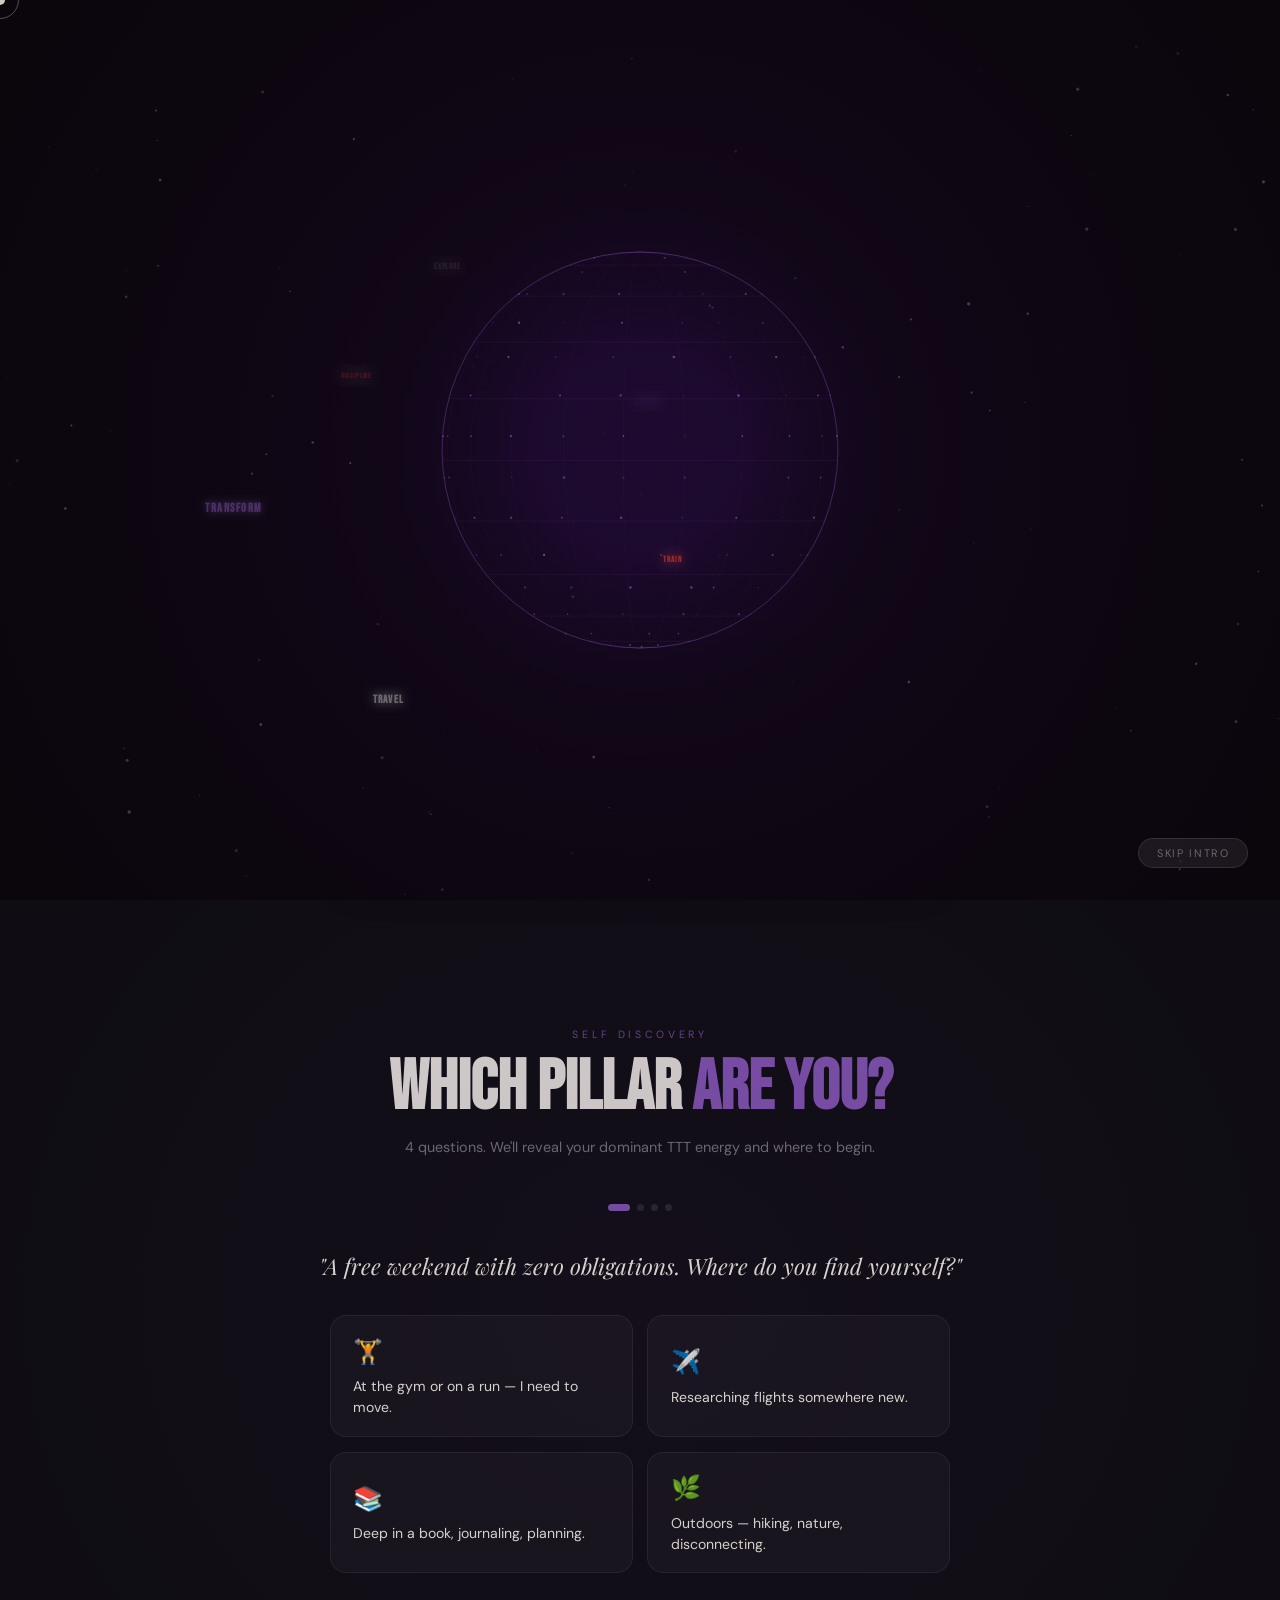
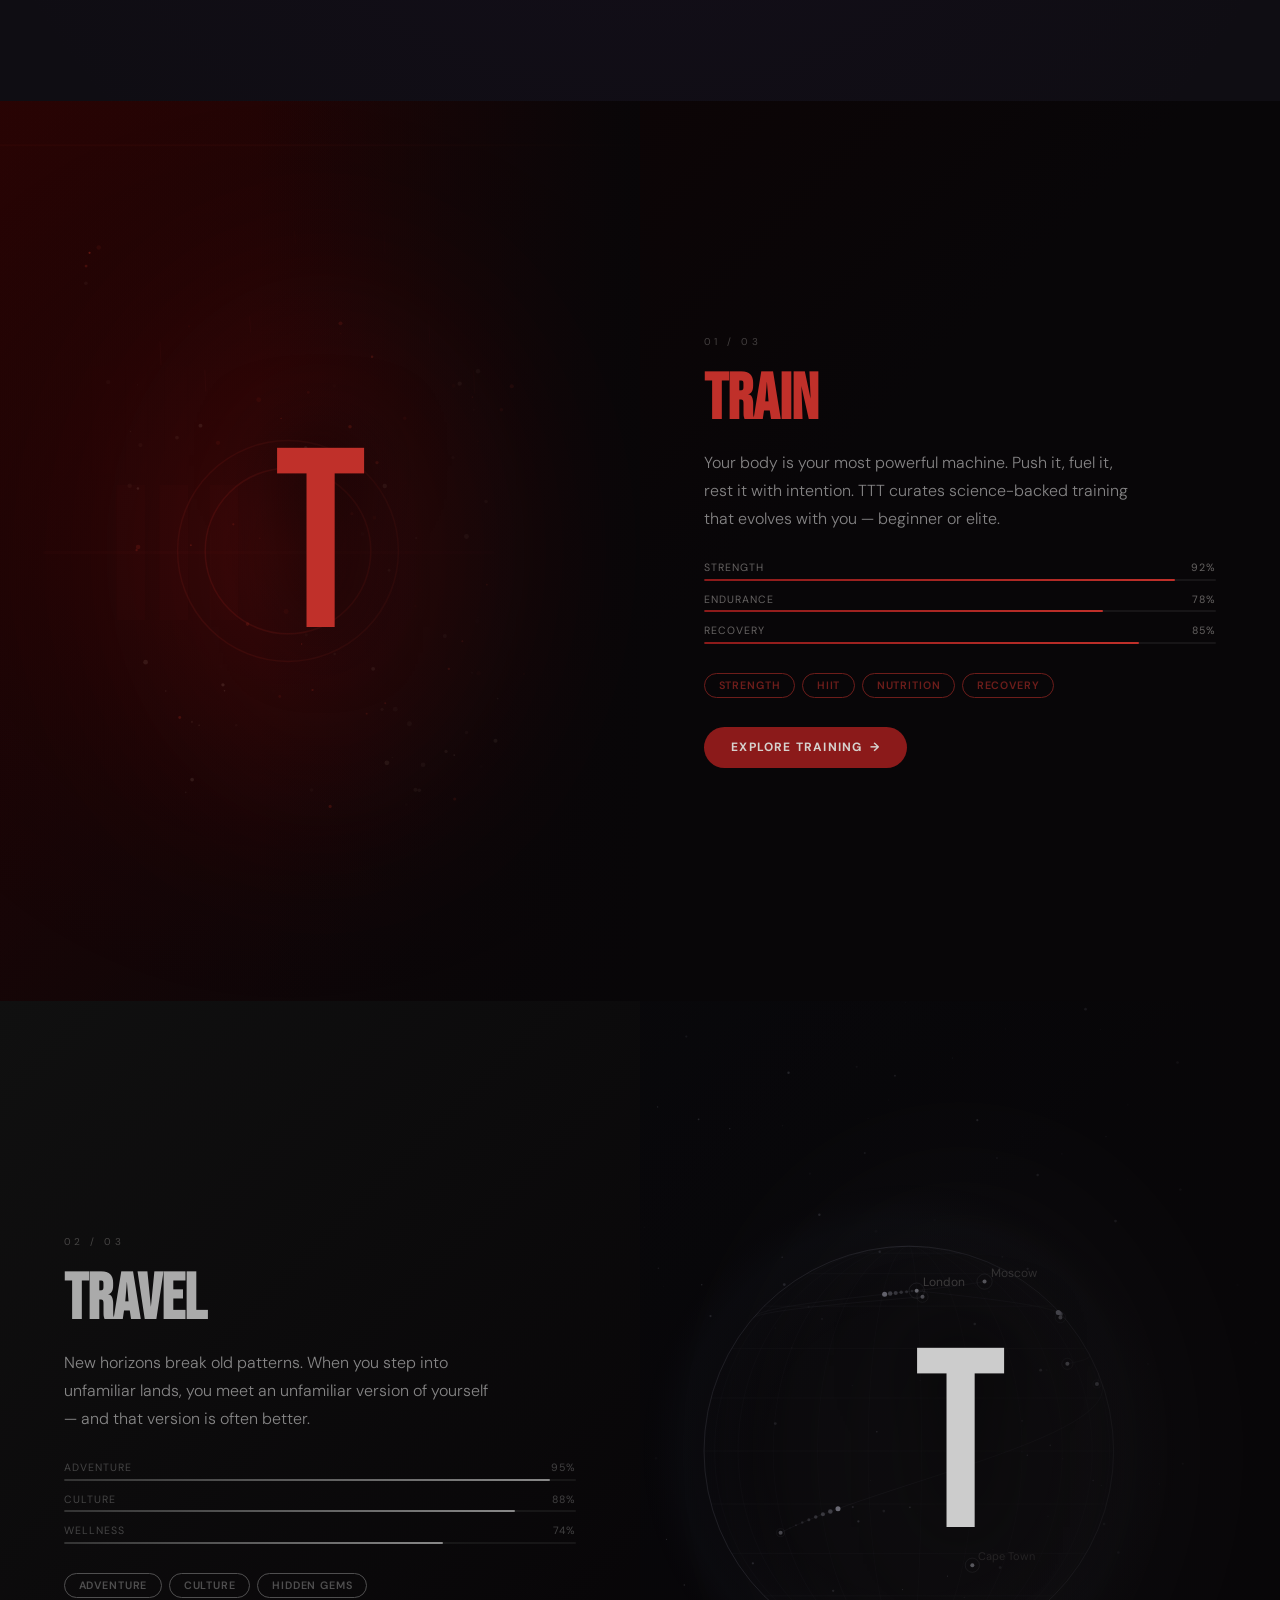
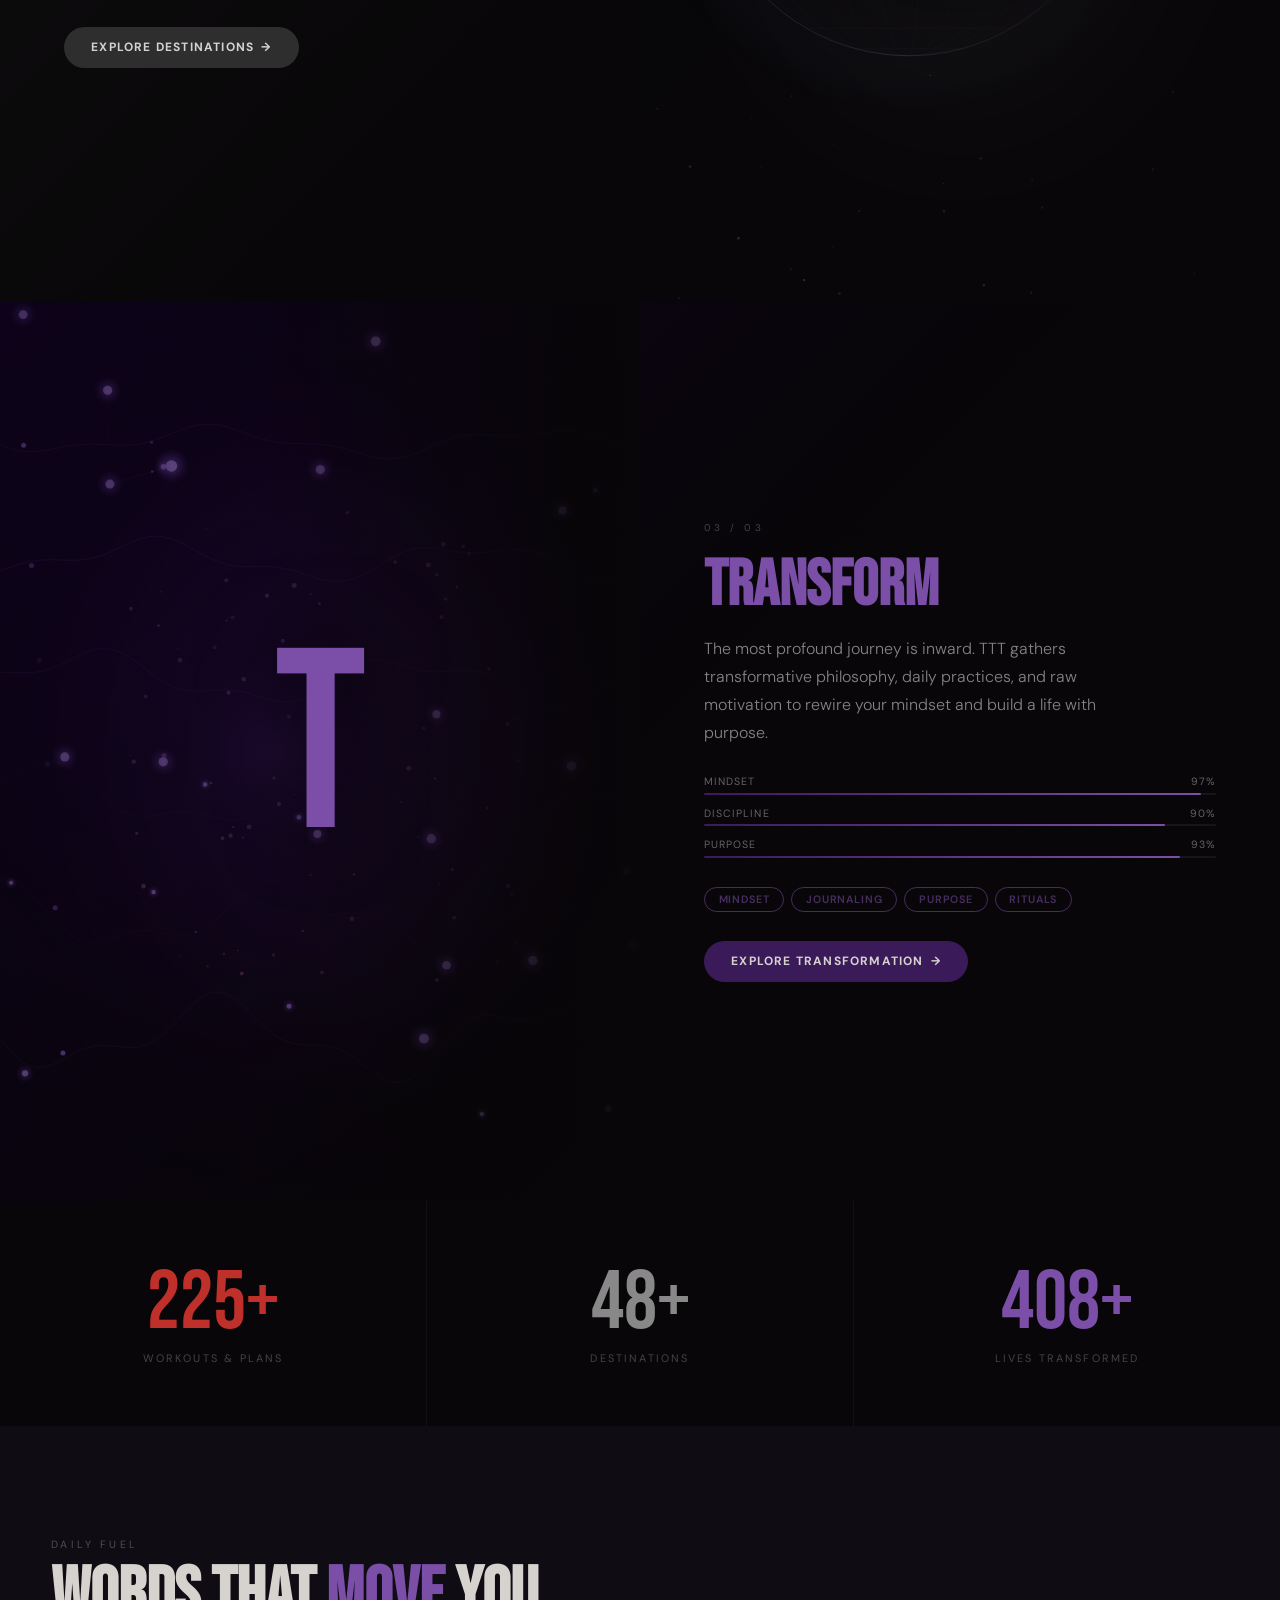
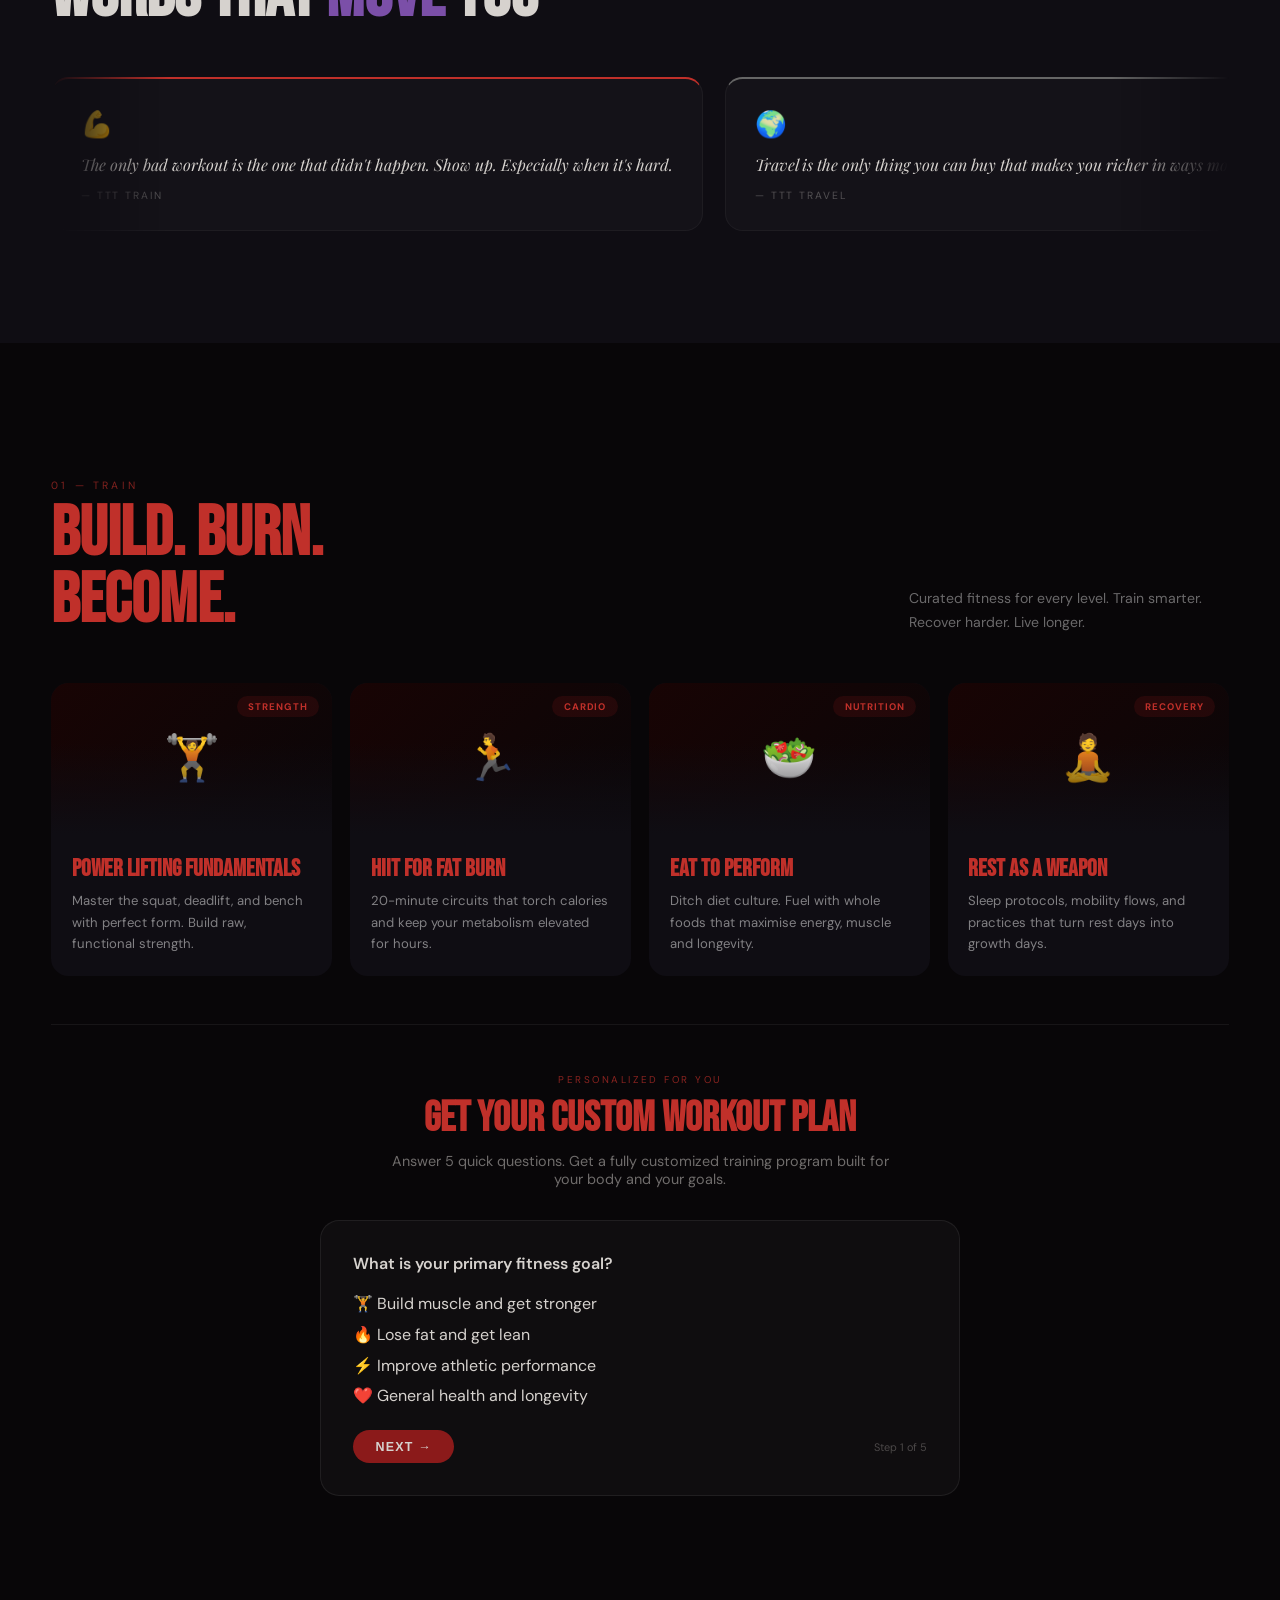
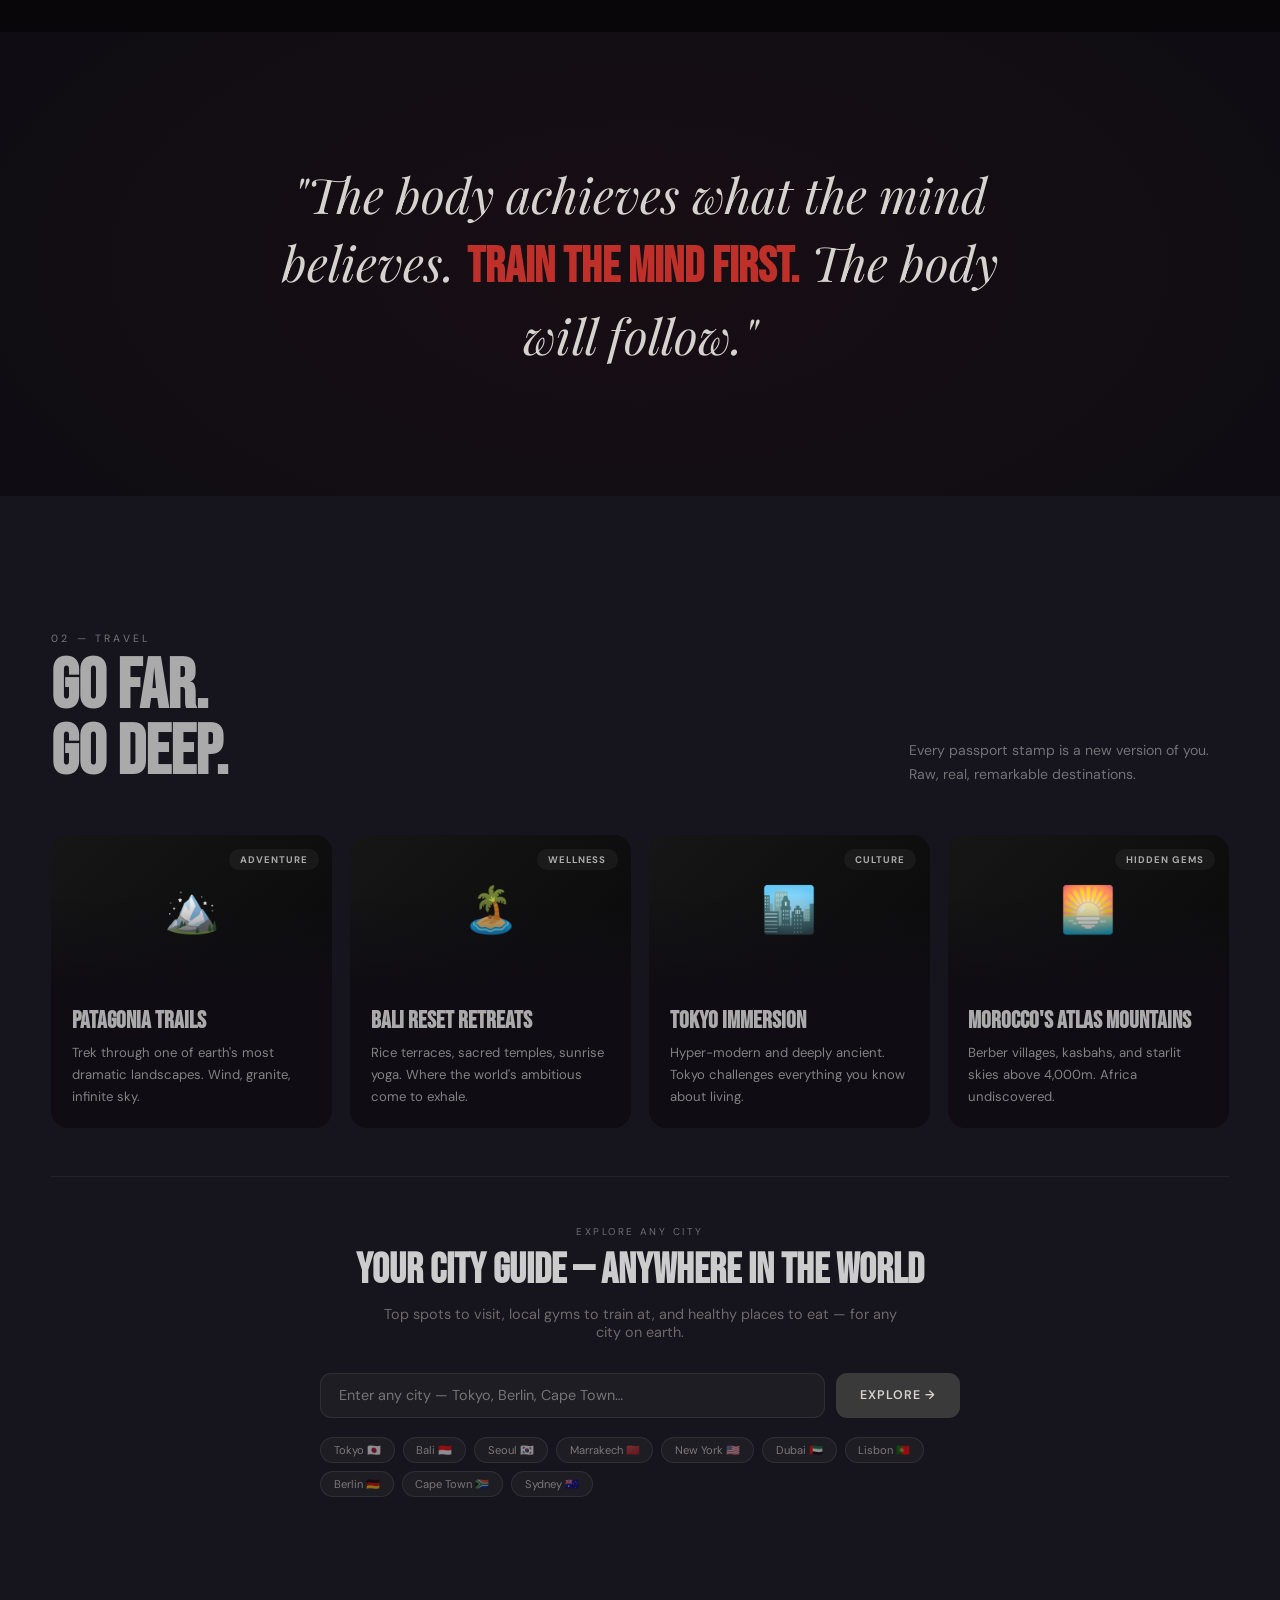
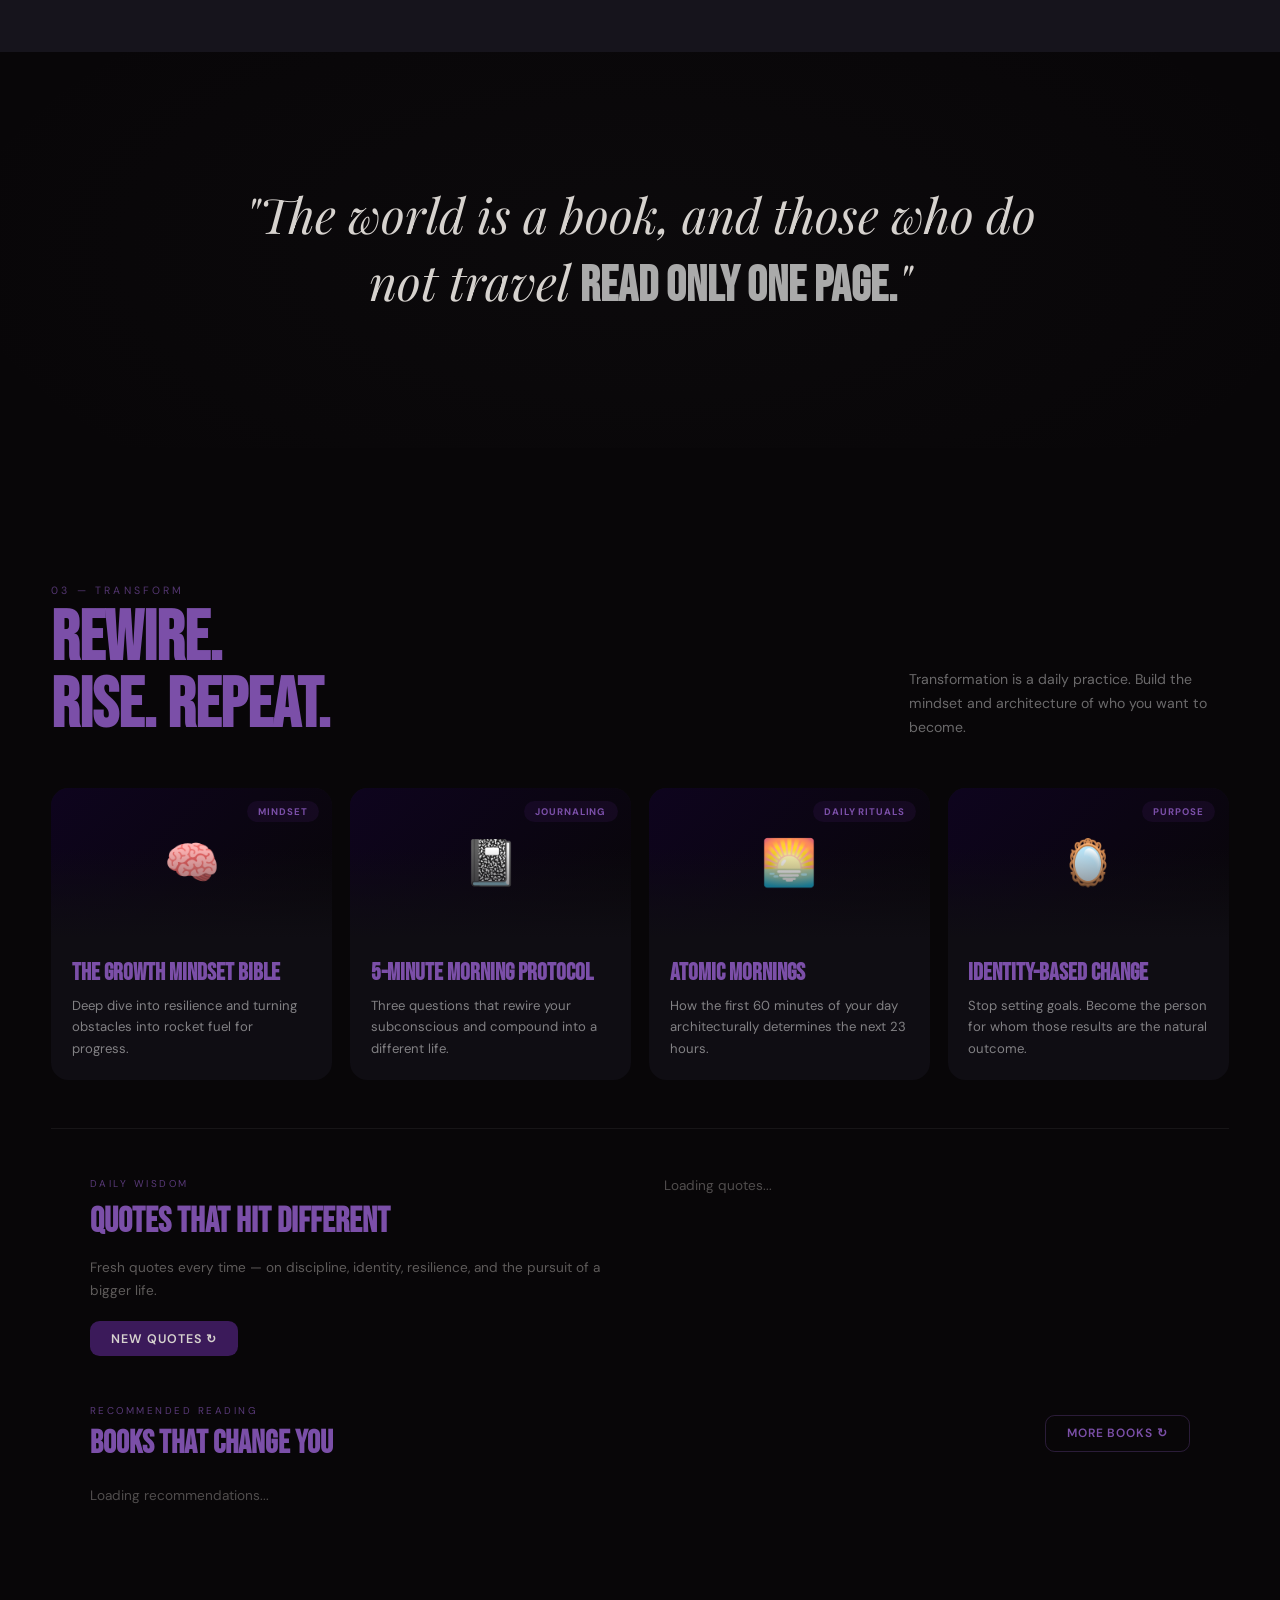
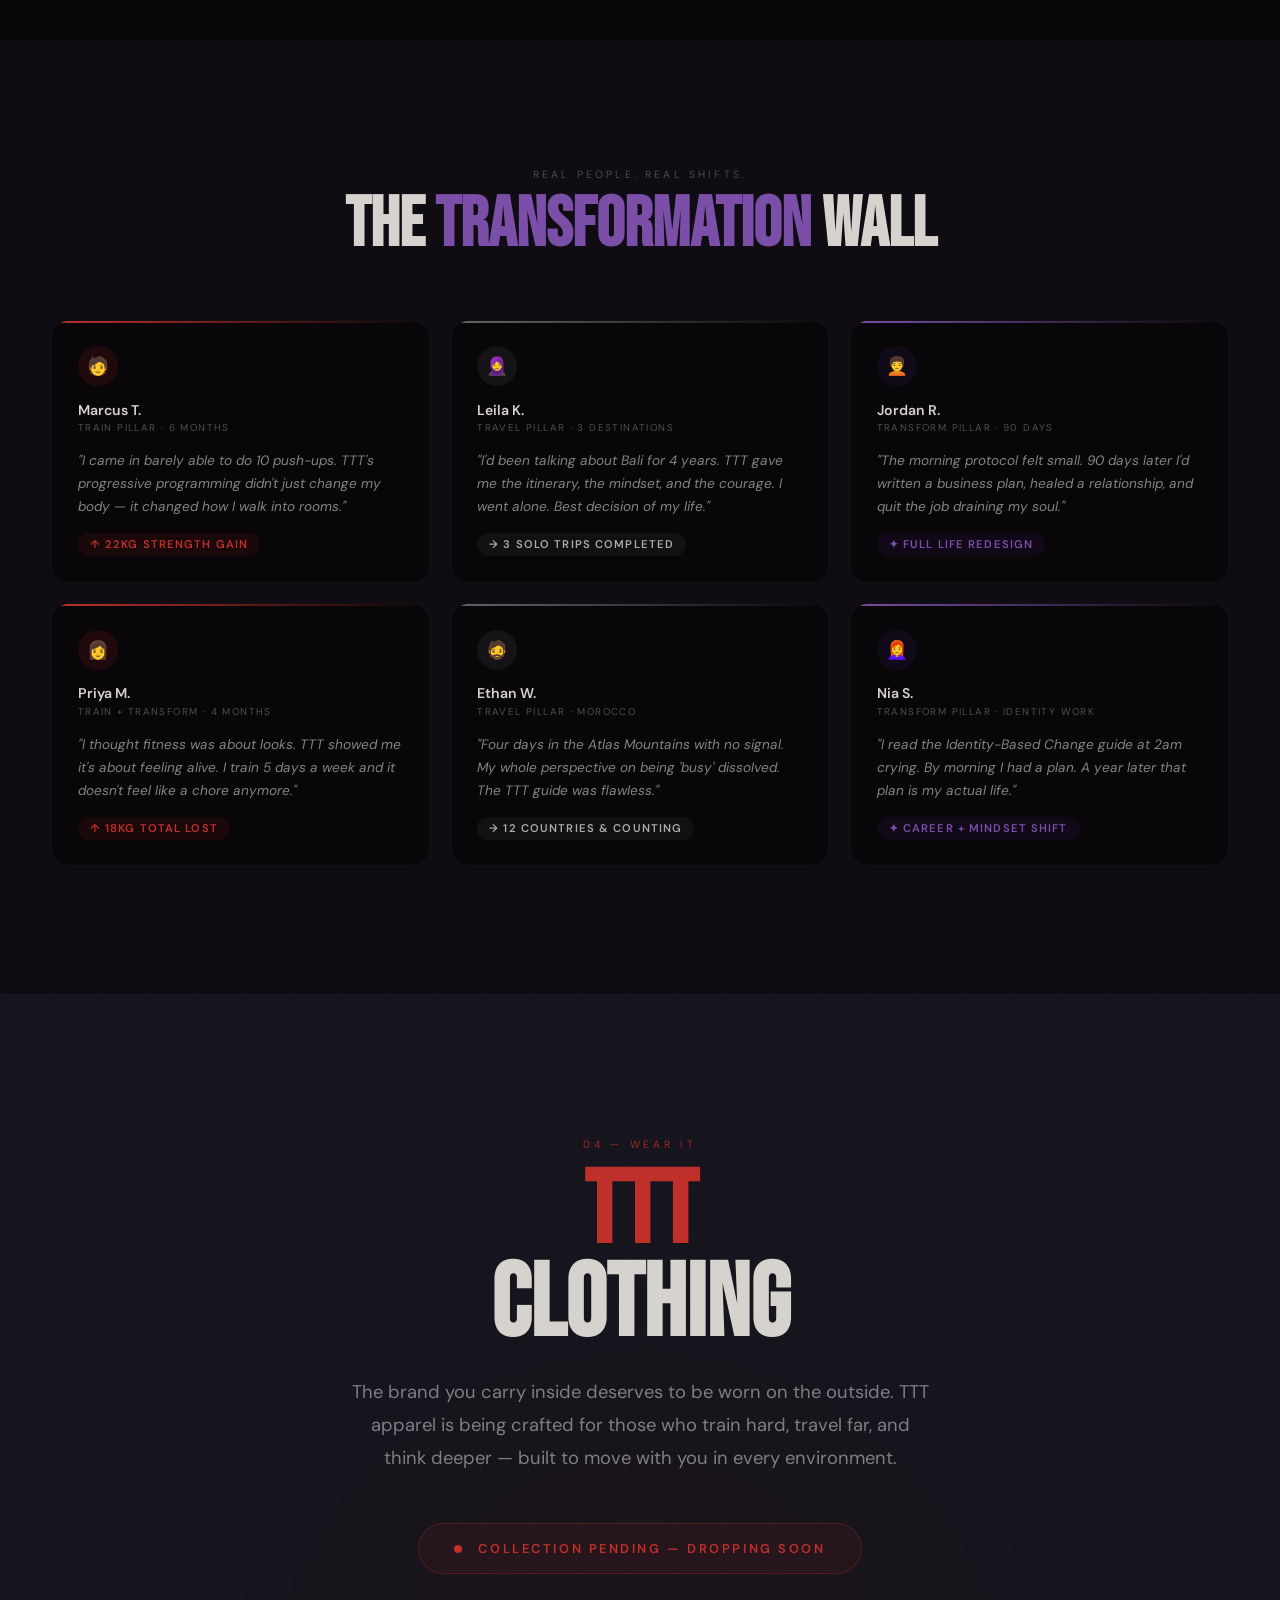
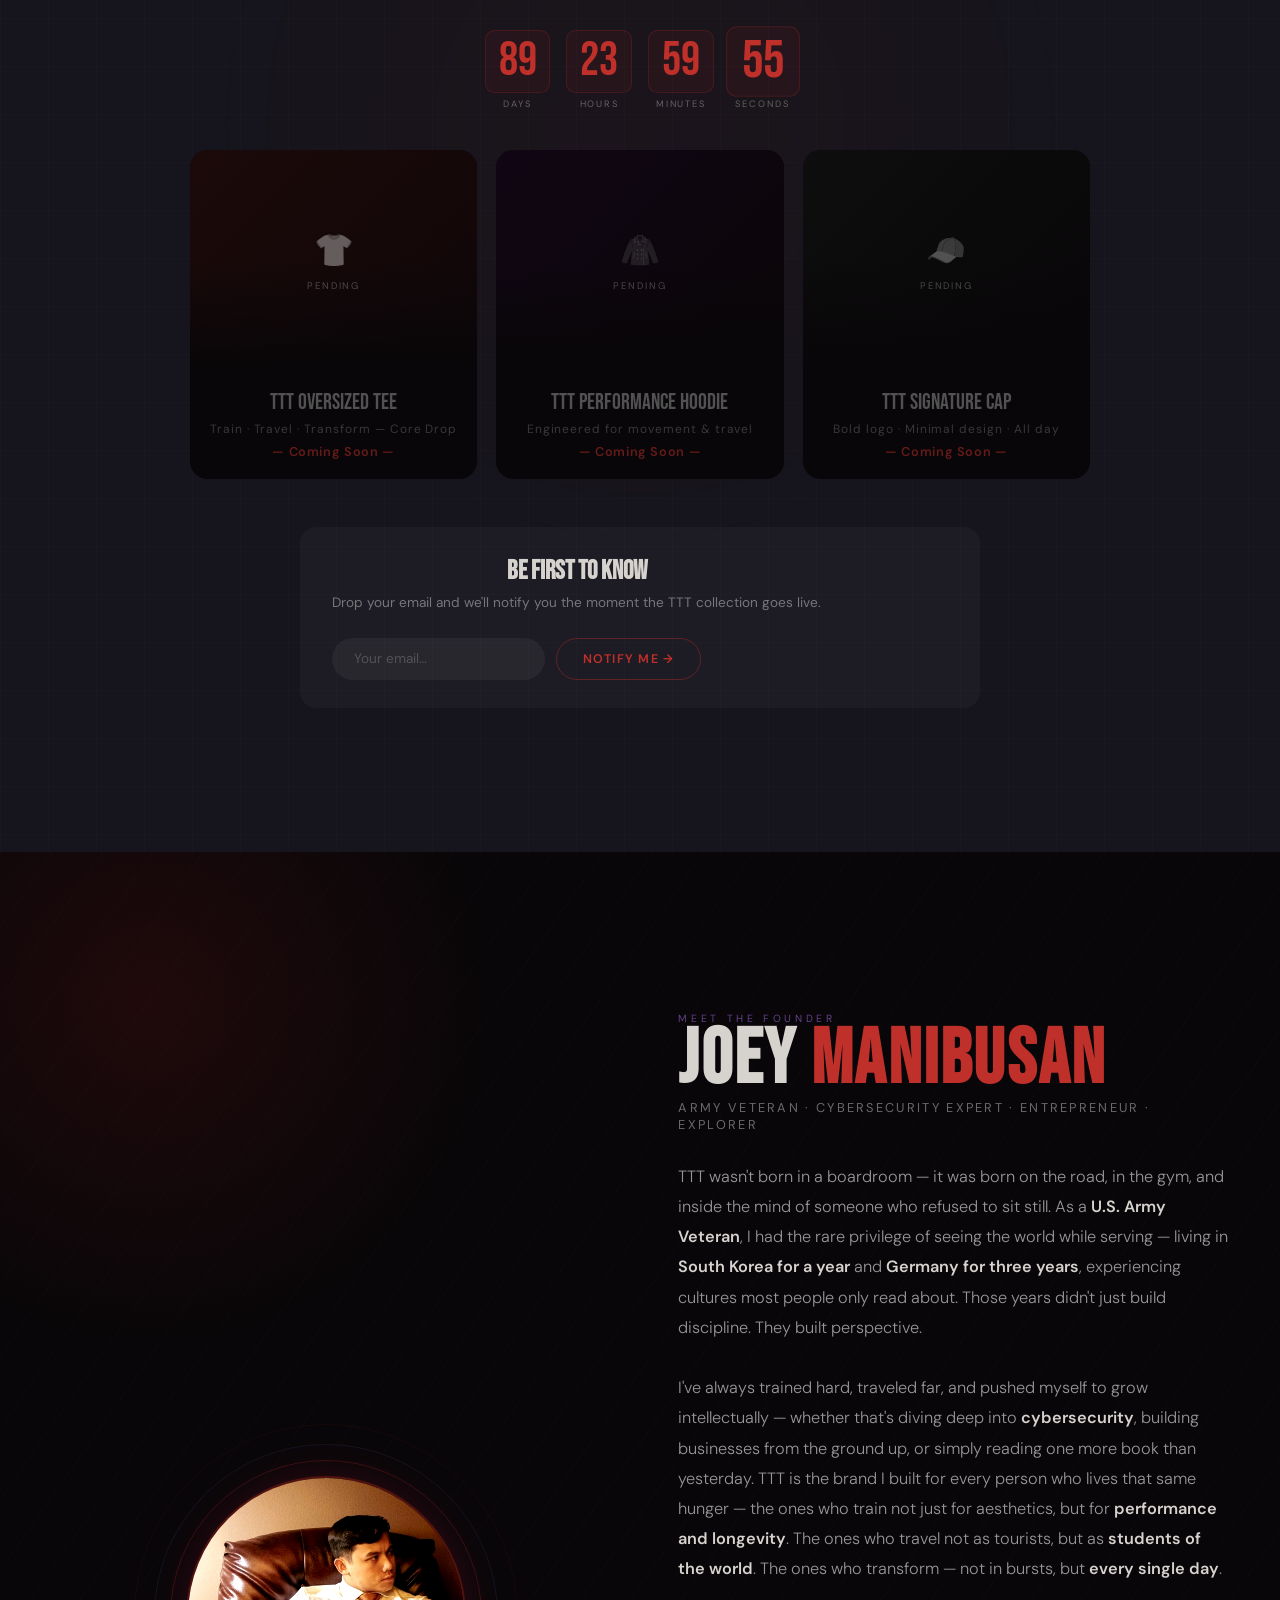
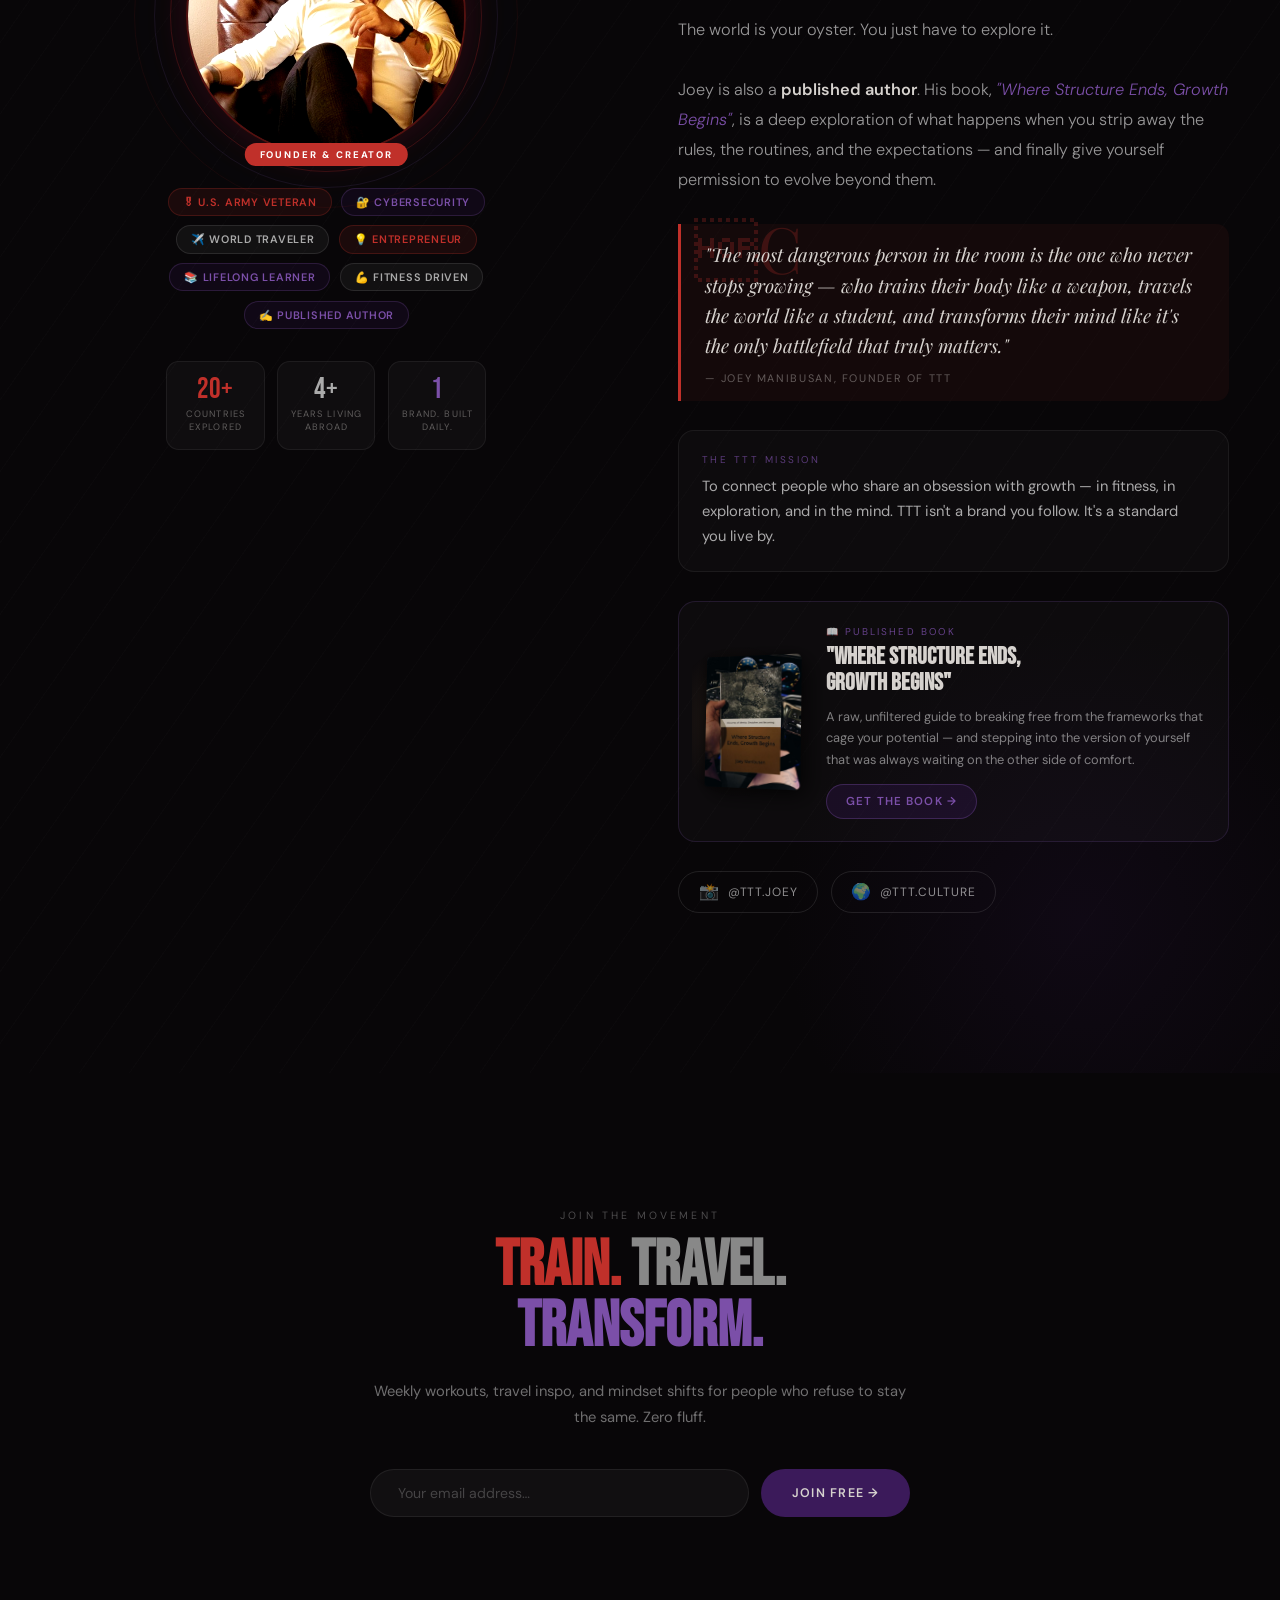
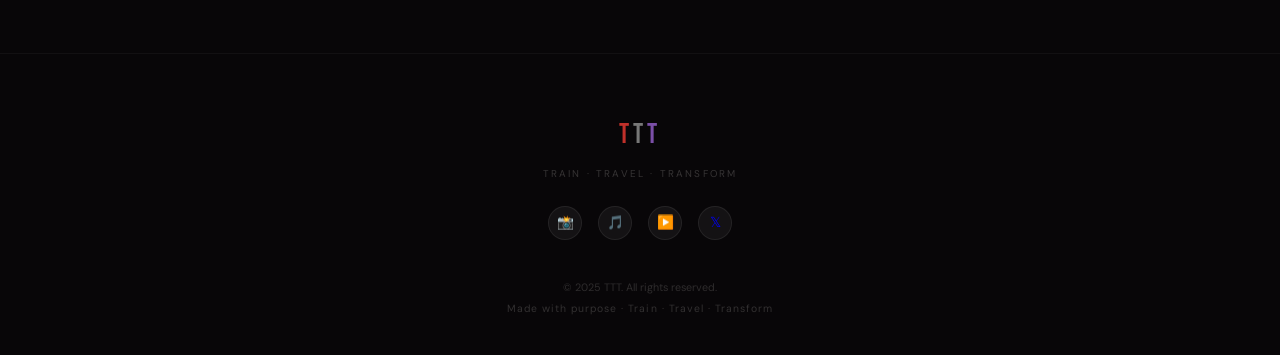
<file: index (14).html>
<!DOCTYPE html>
<html lang="en">
<head>
<meta charset="UTF-8"/>
<meta name="viewport" content="width=device-width, initial-scale=1.0"/>
<title>TTT — Train. Travel. Transform.</title>
<meta property="og:title" content="TTT — Train. Travel. Transform."/>
<meta property="og:description" content="Three pillars. One relentless pursuit of your fullest life."/>
<meta property="og:type" content="website"/>
<meta name="theme-color" content="#080608"/>
<link rel="preconnect" href="https://fonts.googleapis.com"/>
<link rel="preconnect" href="https://fonts.gstatic.com" crossorigin/>
<link href="https://fonts.googleapis.com/css2?family=Bebas+Neue&family=DM+Sans:ital,opsz,wght@0,9..40,300;0,9..40,400;0,9..40,600;1,9..40,300&family=Playfair+Display:ital@1&display=swap" rel="stylesheet"/>
<link rel="stylesheet" href="style.css"/>
</head>
<body>

<!-- SCROLL PROGRESS -->
<div id="scroll-prog"></div>

<!-- BACK TO TOP -->
<button id="back-top" onclick="window.scrollTo({top:0,behavior:'smooth'})">↑</button>

<!-- PAGE TRANSITION -->
<div id="pg-trans"></div>

<!-- MOBILE MENU -->
<div id="mobile-menu">
  <a class="mob-link ml-train" href="#pillars" onclick="closeMobMenu()">Train</a>
  <a class="mob-link ml-travel" href="#travel-sec" onclick="closeMobMenu()">Travel</a>
  <a class="mob-link ml-transform" href="#transform-sec" onclick="closeMobMenu()">Transform</a>
  <a class="mob-link" href="#quiz" onclick="closeMobMenu()">Find Your Pillar</a>
  <a class="mob-link" href="#twall" onclick="closeMobMenu()">Stories</a>
  <a class="mob-link" href="#clothing" onclick="closeMobMenu()">Clothing <span style="font-size:.5em;color:var(--red-b)">Soon</span></a>
  <a class="mob-link" href="#newsletter" onclick="closeMobMenu()">Newsletter</a>
  <a class="mob-link" href="#founder" onclick="closeMobMenu()" style="color:var(--vio-b)">Meet the Founder</a>
  <div class="mob-socials">
    <a class="mob-social" href="#" target="_blank">IG</a>
    <a class="mob-social" href="#" target="_blank">TT</a>
    <a class="mob-social" href="#" target="_blank">YT</a>
  </div>
</div>

<!-- COOKIE BANNER -->
<div id="cookie">
  <p class="cookie-text">We use cookies to improve your experience. By continuing you agree to our <a href="#">privacy policy</a>.</p>
  <div class="cookie-btns">
    <button class="cookie-accept" id="cookie-ok">Accept</button>
    <button class="cookie-decline" id="cookie-no">Decline</button>
  </div>
</div>

<!-- CURSOR -->
<div id="cur-dot"></div>
<div id="cur-ring"></div>

<!-- SOUND VIS -->
<div id="sviz"><div class="sv"></div><div class="sv"></div><div class="sv"></div><div class="sv"></div><div class="sv"></div></div>

<!-- CINEMATIC INTRO -->
<div id="intro">
  <canvas id="intro-canvas"></canvas>
  <div id="intro-ttt"><span class="it1">T</span><span class="it2">T</span><span class="it3">T</span></div>
  <div id="intro-tag">Train &nbsp;·&nbsp; Travel &nbsp;·&nbsp; Transform</div>
  <div id="intro-flash"></div>
  <button id="intro-skip">Skip Intro</button>
</div>

<!-- NAV -->
<nav>
  <div class="nav-logo"><span>T</span><span>T</span><span>T</span></div>
  <ul class="nav-links">
    <li><a href="#quiz">Find Your Pillar</a></li>
    <li><a href="#pillars">Train</a></li>
    <li><a href="#travel-sec">Travel</a></li>
    <li><a href="#transform-sec">Transform</a></li>
    <li><a href="#twall">Stories</a></li>
    <li><a href="#clothing" class="nav-clothing">Clothing <span class="nav-pending">Soon</span></a></li>
    <li><a href="#founder">Founder</a></li>
  </ul>
  <button id="snd-btn"><span id="sico">♪</span><span id="slbl">Ambience</span></button>
  <button id="hamburger" aria-label="Menu"><span></span><span></span><span></span></button>
</nav>

<!-- HERO -->
<section id="hero">
  <div class="hbg"></div>
  <div class="orb o1"></div><div class="orb o2"></div><div class="orb o3"></div>
  <div class="grain"></div>
  <div class="hcon">
    <p class="hey">A movement for the bold &amp; the restless</p>
    <h1 class="htitle"><span class="t1">T</span><span class="t2">T</span><span class="t3">T</span></h1>
    <p class="hwords"><span>Train</span><span>Travel</span><span>Transform</span></p>
    <p class="hsub">Three pillars. One relentless pursuit of your fullest life. Start anywhere. Arrive everywhere.</p>
    <div class="hcta">
      <a href="#quiz" class="btn btn-vio">Find Your Pillar →</a>
      <a href="#pillars" class="btn btn-ghost">Explore All Three</a>
    </div>
  </div>
  <div class="hscroll"><div class="sline"></div><span>Scroll</span></div>
</section>

<!-- QUIZ -->
<section id="quiz">
  <div class="qdeco"></div>
  <div class="qin">
    <p class="qlbl">Self Discovery</p>
    <h2 class="qtitle">Which Pillar <span style="color:var(--vio-b)">Are You?</span></h2>
    <p class="qsub">4 questions. We'll reveal your dominant TTT energy and where to begin.</p>
    <div class="qprog" id="qprog">
      <div class="qdot cur"></div><div class="qdot"></div><div class="qdot"></div><div class="qdot"></div>
    </div>
    <div class="qstep act" data-step="0">
      <p class="qq">"A free weekend with zero obligations. Where do you find yourself?"</p>
      <div class="qopts">
        <button class="qopt qa" data-v="train"><span class="oico">🏋️</span>At the gym or on a run — I need to move.</button>
        <button class="qopt qb" data-v="travel"><span class="oico">✈️</span>Researching flights somewhere new.</button>
        <button class="qopt qc" data-v="transform"><span class="oico">📚</span>Deep in a book, journaling, planning.</button>
        <button class="qopt qb" data-v="travel"><span class="oico">🌿</span>Outdoors — hiking, nature, disconnecting.</button>
      </div>
    </div>
    <div class="qstep" data-step="1">
      <p class="qq">"What does success look like in 5 years?"</p>
      <div class="qopts">
        <button class="qopt qa" data-v="train"><span class="oico">💪</span>Peak physical shape — feeling unstoppable.</button>
        <button class="qopt qb" data-v="travel"><span class="oico">🗺️</span>20+ countries visited. Maybe lived abroad.</button>
        <button class="qopt qc" data-v="transform"><span class="oico">🧠</span>Deep clarity, purpose and inner peace.</button>
        <button class="qopt qa" data-v="train"><span class="oico">⚡</span>A life built on energy, discipline, results.</button>
      </div>
    </div>
    <div class="qstep" data-step="2">
      <p class="qq">"Which phrase hits you hardest right now?"</p>
      <div class="qopts">
        <button class="qopt qa" data-v="train"><span class="oico">🔥</span>"Your body is the only place you truly live."</button>
        <button class="qopt qb" data-v="travel"><span class="oico">🌍</span>"Not all who wander are lost."</button>
        <button class="qopt qc" data-v="transform"><span class="oico">✨</span>"You are always in the middle of becoming."</button>
        <button class="qopt qc" data-v="transform"><span class="oico">🪞</span>"The world changes when you change."</button>
      </div>
    </div>
    <div class="qstep" data-step="3">
      <p class="qq">"Your biggest challenge right now is…"</p>
      <div class="qopts">
        <button class="qopt qa" data-v="train"><span class="oico">😮‍💨</span>Staying consistent with my health.</button>
        <button class="qopt qb" data-v="travel"><span class="oico">🏡</span>Breaking routine and exploring more.</button>
        <button class="qopt qc" data-v="transform"><span class="oico">💭</span>Finding direction and quieting the noise.</button>
        <button class="qopt qa" data-v="train"><span class="oico">⏰</span>Building the discipline to show up daily.</button>
      </div>
    </div>
    <div id="qresult">
      <div class="rbadge" id="rbadge"></div>
      <p class="rdesc" id="rdesc"></p>
      <a class="btn" id="rcta" href="#pillars">Explore Your Pillar →</a>
    </div>
  </div>
</section>

<!-- PILLARS -->
<div id="pillars">
  <!-- TRAIN: cinematic weightlifting -->
  <div class="pillar pt">
    <div class="pvis">
      <canvas class="pcanvas" id="cv-train"></canvas>
      <div class="pvid-overlay"></div>
      <div class="pglow"></div>
      <div class="pletter">T</div>
    </div>
    <div class="pinfo">
      <p class="pnum">01 / 03</p>
      <h2 class="pname">Train</h2>
      <p class="pdesc">Your body is your most powerful machine. Push it, fuel it, rest it with intention. TTT curates science-backed training that evolves with you — beginner or elite.</p>
      <div class="pbars">
        <div class="brow"><div class="blbl"><span>Strength</span><span>92%</span></div><div class="btrack"><div class="bfill" data-w="92"></div></div></div>
        <div class="brow"><div class="blbl"><span>Endurance</span><span>78%</span></div><div class="btrack"><div class="bfill" data-w="78"></div></div></div>
        <div class="brow"><div class="blbl"><span>Recovery</span><span>85%</span></div><div class="btrack"><div class="bfill" data-w="85"></div></div></div>
      </div>
      <div class="ptags"><span class="pill">Strength</span><span class="pill">HIIT</span><span class="pill">Nutrition</span><span class="pill">Recovery</span></div>
      <a href="#train-sec" class="pbtn" style="background:var(--red)">Explore Training <span class="ar">→</span></a>
    </div>
  </div>

  <!-- TRAVEL: rotating world / cities -->
  <div class="pillar pv">
    <div class="pvis">
      <canvas class="pcanvas" id="cv-travel"></canvas>
      <div class="pvid-overlay"></div>
      <div class="pglow" style="background:#444"></div>
      <div class="pletter" style="color:#ccc">T</div>
    </div>
    <div class="pinfo">
      <p class="pnum">02 / 03</p>
      <h2 class="pname" style="color:#aaa">Travel</h2>
      <p class="pdesc">New horizons break old patterns. When you step into unfamiliar lands, you meet an unfamiliar version of yourself — and that version is often better.</p>
      <div class="pbars">
        <div class="brow"><div class="blbl" style="color:#888"><span>Adventure</span><span>95%</span></div><div class="btrack"><div class="bfill" data-w="95" style="background:linear-gradient(90deg,#333,#888)"></div></div></div>
        <div class="brow"><div class="blbl" style="color:#888"><span>Culture</span><span>88%</span></div><div class="btrack"><div class="bfill" data-w="88" style="background:linear-gradient(90deg,#333,#888)"></div></div></div>
        <div class="brow"><div class="blbl" style="color:#888"><span>Wellness</span><span>74%</span></div><div class="btrack"><div class="bfill" data-w="74" style="background:linear-gradient(90deg,#333,#888)"></div></div></div>
      </div>
      <div class="ptags"><span class="pill" style="color:#888">Adventure</span><span class="pill" style="color:#888">Culture</span><span class="pill" style="color:#888">Hidden Gems</span></div>
      <a href="#travel-sec" class="pbtn" style="background:#2e2e2e">Explore Destinations <span class="ar">→</span></a>
    </div>
  </div>

  <!-- TRANSFORM: mind waves / neurology -->
  <div class="pillar px">
    <div class="pvis">
      <canvas class="pcanvas" id="cv-transform"></canvas>
      <div class="pvid-overlay"></div>
      <div class="pglow"></div>
      <div class="pletter">T</div>
    </div>
    <div class="pinfo">
      <p class="pnum">03 / 03</p>
      <h2 class="pname">Transform</h2>
      <p class="pdesc">The most profound journey is inward. TTT gathers transformative philosophy, daily practices, and raw motivation to rewire your mindset and build a life with purpose.</p>
      <div class="pbars">
        <div class="brow"><div class="blbl"><span>Mindset</span><span>97%</span></div><div class="btrack"><div class="bfill" data-w="97"></div></div></div>
        <div class="brow"><div class="blbl"><span>Discipline</span><span>90%</span></div><div class="btrack"><div class="bfill" data-w="90"></div></div></div>
        <div class="brow"><div class="blbl"><span>Purpose</span><span>93%</span></div><div class="btrack"><div class="bfill" data-w="93"></div></div></div>
      </div>
      <div class="ptags"><span class="pill">Mindset</span><span class="pill">Journaling</span><span class="pill">Purpose</span><span class="pill">Rituals</span></div>
      <a href="#transform-sec" class="pbtn" style="background:var(--vio)">Explore Transformation <span class="ar">→</span></a>
    </div>
  </div>
</div>

<!-- STATS -->
<div id="stats">
  <div class="stat"><div class="snum" data-t="500">0</div><div class="slbl">Workouts &amp; Plans</div></div>
  <div class="stat"><div class="snum" data-t="120">0</div><div class="slbl">Destinations</div></div>
  <div class="stat"><div class="snum" data-t="1000">0</div><div class="slbl">Lives Transformed</div></div>
</div>

<!-- QUOTES TICKER -->
<section id="motivation">
  <div class="mhead">
    <p class="mlbl">Daily Fuel</p>
    <h2 class="mtitle">Words that <span style="color:var(--vio-b)">Move</span> You</h2>
  </div>
  <div class="twrap">
    <div class="ticker">
      <div class="qcard qr"><div class="qico">💪</div><p class="qtxt">The only bad workout is the one that didn't happen. Show up. Especially when it's hard.</p><p class="qauth">— TTT Train</p></div>
      <div class="qcard qg"><div class="qico">🌍</div><p class="qtxt">Travel is the only thing you can buy that makes you richer in ways money can never quantify.</p><p class="qauth">— TTT Travel</p></div>
      <div class="qcard qvio"><div class="qico">✨</div><p class="qtxt">You are not who you were. You are not yet who you will become. Right now, you are becoming.</p><p class="qauth">— TTT Transform</p></div>
      <div class="qcard qr"><div class="qico">🔥</div><p class="qtxt">Discipline is not restriction. It is the highest form of self-respect — choosing who you want to be.</p><p class="qauth">— TTT Train</p></div>
      <div class="qcard qg"><div class="qico">🗺️</div><p class="qtxt">Every destination plants a seed that the world back home never could have grown in you.</p><p class="qauth">— TTT Travel</p></div>
      <div class="qcard qvio"><div class="qico">🧠</div><p class="qtxt">Your mind is the gym you live in permanently. Train it daily — your thoughts are reps in disguise.</p><p class="qauth">— TTT Transform</p></div>
      <div class="qcard qr"><div class="qico">⚡</div><p class="qtxt">Progress isn't always loud. Sometimes it's five more minutes on the treadmill with no one watching.</p><p class="qauth">— TTT Train</p></div>
      <div class="qcard qg"><div class="qico">🌄</div><p class="qtxt">The world is enormous. Your comfort zone is not. Step outside. Every direction counts.</p><p class="qauth">— TTT Travel</p></div>
      <!-- duplicate -->
      <div class="qcard qr"><div class="qico">💪</div><p class="qtxt">The only bad workout is the one that didn't happen. Show up. Especially when it's hard.</p><p class="qauth">— TTT Train</p></div>
      <div class="qcard qg"><div class="qico">🌍</div><p class="qtxt">Travel is the only thing you can buy that makes you richer in ways money can never quantify.</p><p class="qauth">— TTT Travel</p></div>
      <div class="qcard qvio"><div class="qico">✨</div><p class="qtxt">You are not who you were. You are not yet who you will become. Right now, you are becoming.</p><p class="qauth">— TTT Transform</p></div>
      <div class="qcard qr"><div class="qico">🔥</div><p class="qtxt">Discipline is not restriction. It is the highest form of self-respect — choosing who you want to be.</p><p class="qauth">— TTT Train</p></div>
      <div class="qcard qg"><div class="qico">🗺️</div><p class="qtxt">Every destination plants a seed that the world back home never could have grown in you.</p><p class="qauth">— TTT Travel</p></div>
      <div class="qcard qvio"><div class="qico">🧠</div><p class="qtxt">Your mind is the gym you live in permanently. Train it daily — your thoughts are reps in disguise.</p><p class="qauth">— TTT Transform</p></div>
      <div class="qcard qr"><div class="qico">⚡</div><p class="qtxt">Progress isn't always loud. Sometimes it's five more minutes on the treadmill with no one watching.</p><p class="qauth">— TTT Train</p></div>
      <div class="qcard qg"><div class="qico">🌄</div><p class="qtxt">The world is enormous. Your comfort zone is not. Step outside. Every direction counts.</p><p class="qauth">— TTT Travel</p></div>
    </div>
  </div>
</section>

<!-- TRAIN CONTENT -->
<section id="train-sec" class="csec bg1">
  <div class="chdr">
    <div><p class="chdr-lbl" style="color:var(--red-b)">01 — Train</p><h2 class="chdr-h" style="color:var(--red-b)">Build. Burn.<br>Become.</h2></div>
    <p class="chdr-d">Curated fitness for every level. Train smarter. Recover harder. Live longer.</p>
  </div>
  <div class="cgrid">
    <div class="card cr"><div class="ctop">🏋️</div><span class="cbadge">Strength</span><div class="cbody"><h3 class="ctitle">Power Lifting Fundamentals</h3><p class="cdesc">Master the squat, deadlift, and bench with perfect form. Build raw, functional strength.</p></div></div>
    <div class="card cr"><div class="ctop">🏃</div><span class="cbadge">Cardio</span><div class="cbody"><h3 class="ctitle">HIIT for Fat Burn</h3><p class="cdesc">20-minute circuits that torch calories and keep your metabolism elevated for hours.</p></div></div>
    <div class="card cr"><div class="ctop">🥗</div><span class="cbadge">Nutrition</span><div class="cbody"><h3 class="ctitle">Eat to Perform</h3><p class="cdesc">Ditch diet culture. Fuel with whole foods that maximise energy, muscle and longevity.</p></div></div>
    <div class="card cr"><div class="ctop">🧘</div><span class="cbadge">Recovery</span><div class="cbody"><h3 class="ctitle">Rest as a Weapon</h3><p class="cdesc">Sleep protocols, mobility flows, and practices that turn rest days into growth days.</p></div></div>
  </div>
  <!-- AI WORKOUT PLANNER -->
  <div style="margin-top:3rem;padding-top:3rem;border-top:1px solid rgba(255,255,255,.06)">
    <div style="text-align:center;margin-bottom:2rem">
      <p style="font-size:.62rem;letter-spacing:.25em;text-transform:uppercase;color:var(--red-b);opacity:.7;margin-bottom:.5rem">Personalized For You</p>
      <h3 style="font-family:var(--fd);font-size:clamp(1.8rem,4vw,2.6rem);color:var(--red-b)">Get Your Custom Workout Plan</h3>
      <p style="color:rgba(214,210,206,.5);font-size:.9rem;max-width:500px;margin:.6rem auto 0">Answer 5 quick questions. Get a fully customized training program built for your body and your goals.</p>
    </div>
    <div id="train-quiz-wrap" style="max-width:640px;margin:0 auto">
      <div id="train-quiz" style="background:rgba(255,255,255,.03);border:1px solid rgba(255,255,255,.07);border-radius:1.2rem;padding:2rem">
        <div class="tq-step active" id="tq1">
          <p style="font-size:1rem;font-weight:600;margin-bottom:1.2rem">What is your primary fitness goal?</p>
          <div style="display:flex;flex-direction:column;gap:.6rem" class="tq-opts">
            <div class="tq-opt" onclick="tqSel(this,'tq1')">🏋️ Build muscle and get stronger</div>
            <div class="tq-opt" onclick="tqSel(this,'tq1')">🔥 Lose fat and get lean</div>
            <div class="tq-opt" onclick="tqSel(this,'tq1')">⚡ Improve athletic performance</div>
            <div class="tq-opt" onclick="tqSel(this,'tq1')">❤️ General health and longevity</div>
          </div>
          <div style="display:flex;gap:.8rem;margin-top:1.5rem;align-items:center">
            <button class="pbtn" style="background:var(--red);padding:.6rem 1.4rem;font-size:.78rem" onclick="tqNext(1,5)">Next →</button>
            <span style="font-size:.68rem;color:rgba(214,210,206,.3);margin-left:auto">Step 1 of 5</span>
          </div>
        </div>
        <div class="tq-step" id="tq2" style="display:none">
          <p style="font-size:1rem;font-weight:600;margin-bottom:1.2rem">What is your current fitness level?</p>
          <div style="display:flex;flex-direction:column;gap:.6rem" class="tq-opts">
            <div class="tq-opt" onclick="tqSel(this,'tq2')">🌱 Beginner — less than 6 months</div>
            <div class="tq-opt" onclick="tqSel(this,'tq2')">💪 Intermediate — 1-3 years consistent</div>
            <div class="tq-opt" onclick="tqSel(this,'tq2')">🔥 Advanced — 3+ years, lifting heavy</div>
            <div class="tq-opt" onclick="tqSel(this,'tq2')">🏆 Athlete — competitive level</div>
          </div>
          <div style="display:flex;gap:.8rem;margin-top:1.5rem;align-items:center">
            <button class="pbtn" style="background:rgba(255,255,255,.06);color:var(--light);padding:.6rem 1.4rem;font-size:.78rem" onclick="tqPrev(2)">← Back</button>
            <button class="pbtn" style="background:var(--red);padding:.6rem 1.4rem;font-size:.78rem" onclick="tqNext(2,5)">Next →</button>
            <span style="font-size:.68rem;color:rgba(214,210,206,.3);margin-left:auto">Step 2 of 5</span>
          </div>
        </div>
        <div class="tq-step" id="tq3" style="display:none">
          <p style="font-size:1rem;font-weight:600;margin-bottom:1.2rem">How many days per week can you train?</p>
          <div style="display:flex;flex-direction:column;gap:.6rem" class="tq-opts">
            <div class="tq-opt" onclick="tqSel(this,'tq3')">3 days — solid foundation</div>
            <div class="tq-opt" onclick="tqSel(this,'tq3')">4 days — serious progress</div>
            <div class="tq-opt" onclick="tqSel(this,'tq3')">5 days — high commitment</div>
            <div class="tq-opt" onclick="tqSel(this,'tq3')">6 days — elite dedication</div>
          </div>
          <div style="display:flex;gap:.8rem;margin-top:1.5rem;align-items:center">
            <button class="pbtn" style="background:rgba(255,255,255,.06);color:var(--light);padding:.6rem 1.4rem;font-size:.78rem" onclick="tqPrev(3)">← Back</button>
            <button class="pbtn" style="background:var(--red);padding:.6rem 1.4rem;font-size:.78rem" onclick="tqNext(3,5)">Next →</button>
            <span style="font-size:.68rem;color:rgba(214,210,206,.3);margin-left:auto">Step 3 of 5</span>
          </div>
        </div>
        <div class="tq-step" id="tq4" style="display:none">
          <p style="font-size:1rem;font-weight:600;margin-bottom:1.2rem">What equipment do you have?</p>
          <div style="display:flex;flex-direction:column;gap:.6rem" class="tq-opts">
            <div class="tq-opt" onclick="tqSel(this,'tq4')">🏠 Bodyweight only</div>
            <div class="tq-opt" onclick="tqSel(this,'tq4')">🥊 Dumbbells and bands</div>
            <div class="tq-opt" onclick="tqSel(this,'tq4')">🏋️ Full commercial gym</div>
            <div class="tq-opt" onclick="tqSel(this,'tq4')">🏠🏋️ Home gym with barbells</div>
          </div>
          <div style="display:flex;gap:.8rem;margin-top:1.5rem;align-items:center">
            <button class="pbtn" style="background:rgba(255,255,255,.06);color:var(--light);padding:.6rem 1.4rem;font-size:.78rem" onclick="tqPrev(4)">← Back</button>
            <button class="pbtn" style="background:var(--red);padding:.6rem 1.4rem;font-size:.78rem" onclick="tqNext(4,5)">Next →</button>
            <span style="font-size:.68rem;color:rgba(214,210,206,.3);margin-left:auto">Step 4 of 5</span>
          </div>
        </div>
        <div class="tq-step" id="tq5" style="display:none">
          <p style="font-size:1rem;font-weight:600;margin-bottom:1.2rem">Any limitations or focus areas?</p>
          <div style="display:flex;flex-direction:column;gap:.6rem" class="tq-opts">
            <div class="tq-opt" onclick="tqSel(this,'tq5')">No limitations — full body</div>
            <div class="tq-opt" onclick="tqSel(this,'tq5')">🦵 Focus on legs and glutes</div>
            <div class="tq-opt" onclick="tqSel(this,'tq5')">💪 Focus on upper body</div>
            <div class="tq-opt" onclick="tqSel(this,'tq5')">🧠 Core and functional movement</div>
            <div class="tq-opt" onclick="tqSel(this,'tq5')">⚠️ Lower back or knee sensitivity</div>
          </div>
          <div style="display:flex;gap:.8rem;margin-top:1.5rem;align-items:center">
            <button class="pbtn" style="background:rgba(255,255,255,.06);color:var(--light);padding:.6rem 1.4rem;font-size:.78rem" onclick="tqPrev(5)">← Back</button>
            <button class="pbtn" style="background:var(--red);padding:.6rem 1.4rem;font-size:.78rem" onclick="buildWorkoutPlan()">Build My Plan →</button>
            <span style="font-size:.68rem;color:rgba(214,210,206,.3);margin-left:auto">Step 5 of 5</span>
          </div>
        </div>
      </div>
      <div id="train-result" style="display:none;background:rgba(255,255,255,.03);border:1px solid rgba(255,255,255,.07);border-radius:1.2rem;padding:2rem;margin-top:1rem">
        <div style="display:flex;align-items:center;gap:1rem;margin-bottom:1.5rem;padding-bottom:1.2rem;border-bottom:1px solid rgba(255,255,255,.07)">
          <div style="width:48px;height:48px;border-radius:50%;background:rgba(192,48,42,.15);display:flex;align-items:center;justify-content:center;font-size:1.3rem;flex-shrink:0">🏋️</div>
          <div><div style="font-family:var(--fd);font-size:1.5rem;color:var(--red-b)">Your TTT Plan</div><div style="font-size:.65rem;letter-spacing:.12em;text-transform:uppercase;color:rgba(214,210,206,.4);margin-top:.2rem">Custom built for your goals</div></div>
        </div>
        <div id="train-result-body" style="font-size:.88rem;line-height:1.78;color:rgba(214,210,206,.8)"></div>
        <button onclick="resetTQ()" style="margin-top:1.5rem;padding:.5rem 1.1rem;background:transparent;border:1px solid rgba(255,255,255,.1);border-radius:.6rem;color:rgba(214,210,206,.4);font-family:var(--fb);font-size:.75rem;cursor:pointer">← Start Over</button>
      </div>
    </div>
  </div>
</section>

<div class="qbrk" style="background:var(--mid)">
  <div class="qbg" style="background:radial-gradient(ellipse 55% 80% at 50% 50%,rgba(139,26,26,.07),transparent)"></div>
  <p class="qbtxt">"The body achieves what the mind believes. <strong style="color:var(--red-b)">Train the mind first.</strong> The body will follow."</p>
</div>

<!-- TRAVEL CONTENT -->
<section id="travel-sec" class="csec bg2">
  <div class="chdr">
    <div><p class="chdr-lbl" style="color:#aaa">02 — Travel</p><h2 class="chdr-h" style="color:#aaa">Go Far.<br>Go Deep.</h2></div>
    <p class="chdr-d">Every passport stamp is a new version of you. Raw, real, remarkable destinations.</p>
  </div>
  <div class="cgrid">
    <div class="card cg"><div class="ctop">🏔️</div><span class="cbadge">Adventure</span><div class="cbody"><h3 class="ctitle">Patagonia Trails</h3><p class="cdesc">Trek through one of earth's most dramatic landscapes. Wind, granite, infinite sky.</p></div></div>
    <div class="card cg"><div class="ctop">🏝️</div><span class="cbadge">Wellness</span><div class="cbody"><h3 class="ctitle">Bali Reset Retreats</h3><p class="cdesc">Rice terraces, sacred temples, sunrise yoga. Where the world's ambitious come to exhale.</p></div></div>
    <div class="card cg"><div class="ctop">🏙️</div><span class="cbadge">Culture</span><div class="cbody"><h3 class="ctitle">Tokyo Immersion</h3><p class="cdesc">Hyper-modern and deeply ancient. Tokyo challenges everything you know about living.</p></div></div>
    <div class="card cg"><div class="ctop">🌅</div><span class="cbadge">Hidden Gems</span><div class="cbody"><h3 class="ctitle">Morocco's Atlas Mountains</h3><p class="cdesc">Berber villages, kasbahs, and starlit skies above 4,000m. Africa undiscovered.</p></div></div>
  </div>
  <!-- AI CITY EXPLORER -->
  <div style="margin-top:3rem;padding-top:3rem;border-top:1px solid rgba(255,255,255,.06)">
    <div style="text-align:center;margin-bottom:2rem">
      <p style="font-size:.62rem;letter-spacing:.25em;text-transform:uppercase;color:#aaa;opacity:.6;margin-bottom:.5rem">Explore Any City</p>
      <h3 style="font-family:var(--fd);font-size:clamp(1.8rem,4vw,2.6rem);color:#ccc">Your City Guide — Anywhere in the World</h3>
      <p style="color:rgba(214,210,206,.45);font-size:.9rem;max-width:520px;margin:.6rem auto 0">Top spots to visit, local gyms to train at, and healthy places to eat — for any city on earth.</p>
    </div>
    <div style="max-width:640px;margin:0 auto">
      <div style="display:flex;gap:.7rem;margin-bottom:1.2rem">
        <input id="city-in" placeholder="Enter any city — Tokyo, Berlin, Cape Town…" style="flex:1;background:rgba(255,255,255,.04);border:1px solid rgba(255,255,255,.08);border-radius:.7rem;padding:.8rem 1.1rem;font-family:var(--fb);font-size:.9rem;color:var(--light);outline:none" onkeydown="if(event.key==='Enter')citySearch()"/>
        <button onclick="citySearch()" style="padding:.8rem 1.5rem;background:var(--grey);border:none;border-radius:.7rem;font-family:var(--fb);font-size:.78rem;font-weight:600;letter-spacing:.08em;text-transform:uppercase;color:var(--light);cursor:pointer;white-space:nowrap">Explore →</button>
      </div>
      <div style="display:flex;gap:.5rem;flex-wrap:wrap;margin-bottom:1.2rem">
        <span onclick="quickCitySearch('Tokyo')" style="padding:.3rem .8rem;border-radius:100px;font-size:.7rem;background:rgba(255,255,255,.04);border:1px solid rgba(255,255,255,.08);color:rgba(214,210,206,.5);cursor:pointer">Tokyo 🇯🇵</span>
        <span onclick="quickCitySearch('Bali')" style="padding:.3rem .8rem;border-radius:100px;font-size:.7rem;background:rgba(255,255,255,.04);border:1px solid rgba(255,255,255,.08);color:rgba(214,210,206,.5);cursor:pointer">Bali 🇮🇩</span>
        <span onclick="quickCitySearch('Seoul')" style="padding:.3rem .8rem;border-radius:100px;font-size:.7rem;background:rgba(255,255,255,.04);border:1px solid rgba(255,255,255,.08);color:rgba(214,210,206,.5);cursor:pointer">Seoul 🇰🇷</span>
        <span onclick="quickCitySearch('Marrakech')" style="padding:.3rem .8rem;border-radius:100px;font-size:.7rem;background:rgba(255,255,255,.04);border:1px solid rgba(255,255,255,.08);color:rgba(214,210,206,.5);cursor:pointer">Marrakech 🇲🇦</span>
        <span onclick="quickCitySearch('New York')" style="padding:.3rem .8rem;border-radius:100px;font-size:.7rem;background:rgba(255,255,255,.04);border:1px solid rgba(255,255,255,.08);color:rgba(214,210,206,.5);cursor:pointer">New York 🇺🇸</span>
        <span onclick="quickCitySearch('Dubai')" style="padding:.3rem .8rem;border-radius:100px;font-size:.7rem;background:rgba(255,255,255,.04);border:1px solid rgba(255,255,255,.08);color:rgba(214,210,206,.5);cursor:pointer">Dubai 🇦🇪</span>
        <span onclick="quickCitySearch('Lisbon')" style="padding:.3rem .8rem;border-radius:100px;font-size:.7rem;background:rgba(255,255,255,.04);border:1px solid rgba(255,255,255,.08);color:rgba(214,210,206,.5);cursor:pointer">Lisbon 🇵🇹</span>
        <span onclick="quickCitySearch('Berlin')" style="padding:.3rem .8rem;border-radius:100px;font-size:.7rem;background:rgba(255,255,255,.04);border:1px solid rgba(255,255,255,.08);color:rgba(214,210,206,.5);cursor:pointer">Berlin 🇩🇪</span>
        <span onclick="quickCitySearch('Cape Town')" style="padding:.3rem .8rem;border-radius:100px;font-size:.7rem;background:rgba(255,255,255,.04);border:1px solid rgba(255,255,255,.08);color:rgba(214,210,206,.5);cursor:pointer">Cape Town 🇿🇦</span>
        <span onclick="quickCitySearch('Sydney')" style="padding:.3rem .8rem;border-radius:100px;font-size:.7rem;background:rgba(255,255,255,.04);border:1px solid rgba(255,255,255,.08);color:rgba(214,210,206,.5);cursor:pointer">Sydney 🇦🇺</span>
      </div>
      <div id="city-result" style="display:none;background:rgba(255,255,255,.03);border:1px solid rgba(255,255,255,.07);border-left:3px solid #666;border-radius:0 1.2rem 1.2rem 0;padding:2rem">
        <div style="display:flex;align-items:center;gap:1rem;margin-bottom:1.5rem;padding-bottom:1.2rem;border-bottom:1px solid rgba(255,255,255,.07)">
          <div style="width:48px;height:48px;border-radius:50%;background:rgba(136,136,136,.12);display:flex;align-items:center;justify-content:center;font-size:1.3rem;flex-shrink:0">🌍</div>
          <div><div id="city-result-title" style="font-family:var(--fd);font-size:1.5rem;color:#ccc">City Guide</div><div style="font-size:.65rem;letter-spacing:.12em;text-transform:uppercase;color:rgba(214,210,206,.38);margin-top:.2rem">TTT Curated Recommendations</div></div>
        </div>
        <div id="city-result-body" style="font-size:.88rem;line-height:1.78;color:rgba(214,210,206,.78)"></div>
        <button onclick="document.getElementById('city-result').style.display='none';document.getElementById('city-in').value=''" style="margin-top:1.5rem;padding:.5rem 1.1rem;background:transparent;border:1px solid rgba(255,255,255,.1);border-radius:.6rem;color:rgba(214,210,206,.4);font-family:var(--fb);font-size:.75rem;cursor:pointer">← Search Another City</button>
      </div>
    </div>
  </div>
</section>

<div class="qbrk" style="background:var(--dark)">
  <div class="qbg" style="background:radial-gradient(ellipse 55% 80% at 50% 50%,rgba(80,80,80,.05),transparent)"></div>
  <p class="qbtxt">"The world is a book, and those who do not travel <strong style="color:#aaa">read only one page.</strong>"</p>
</div>

<!-- TRANSFORM CONTENT -->
<section id="transform-sec" class="csec bg1">
  <div class="chdr">
    <div><p class="chdr-lbl" style="color:var(--vio-b)">03 — Transform</p><h2 class="chdr-h" style="color:var(--vio-b)">Rewire.<br>Rise. Repeat.</h2></div>
    <p class="chdr-d">Transformation is a daily practice. Build the mindset and architecture of who you want to become.</p>
  </div>
  <div class="cgrid">
    <div class="card cv"><div class="ctop">🧠</div><span class="cbadge">Mindset</span><div class="cbody"><h3 class="ctitle">The Growth Mindset Bible</h3><p class="cdesc">Deep dive into resilience and turning obstacles into rocket fuel for progress.</p></div></div>
    <div class="card cv"><div class="ctop">📓</div><span class="cbadge">Journaling</span><div class="cbody"><h3 class="ctitle">5-Minute Morning Protocol</h3><p class="cdesc">Three questions that rewire your subconscious and compound into a different life.</p></div></div>
    <div class="card cv"><div class="ctop">🌅</div><span class="cbadge">Daily Rituals</span><div class="cbody"><h3 class="ctitle">Atomic Mornings</h3><p class="cdesc">How the first 60 minutes of your day architecturally determines the next 23 hours.</p></div></div>
    <div class="card cv"><div class="ctop">🪞</div><span class="cbadge">Purpose</span><div class="cbody"><h3 class="ctitle">Identity-Based Change</h3><p class="cdesc">Stop setting goals. Become the person for whom those results are the natural outcome.</p></div></div>
  </div>
  <!-- AI QUOTES & BOOKS -->
  <div style="margin-top:3rem;padding-top:3rem;border-top:1px solid rgba(255,255,255,.06)">
    <div style="display:grid;grid-template-columns:1fr 1fr;gap:3rem;align-items:start;max-width:1100px;margin:0 auto">
      <div>
        <p style="font-size:.62rem;letter-spacing:.25em;text-transform:uppercase;color:var(--vio-b);opacity:.7;margin-bottom:.6rem">Daily Wisdom</p>
        <h3 style="font-family:var(--fd);font-size:clamp(1.6rem,3vw,2.2rem);color:var(--vio-b);margin-bottom:.8rem">Quotes That Hit Different</h3>
        <p style="color:rgba(214,210,206,.42);font-size:.85rem;line-height:1.7;margin-bottom:1.2rem">Fresh quotes every time — on discipline, identity, resilience, and the pursuit of a bigger life.</p>
        <button onclick="loadTTTQuotes()" style="padding:.6rem 1.3rem;background:var(--vio);border:none;border-radius:.6rem;font-family:var(--fb);font-size:.78rem;font-weight:600;letter-spacing:.08em;text-transform:uppercase;color:var(--light);cursor:pointer">New Quotes ↻</button>
      </div>
      <div id="ttt-quotes-feed">
        <div style="color:rgba(214,210,206,.35);font-size:.85rem">Loading quotes...</div>
      </div>
    </div>
    <!-- Books -->
    <div style="margin-top:3rem;max-width:1100px;margin:3rem auto 0">
      <div style="display:flex;align-items:center;justify-content:space-between;margin-bottom:1.5rem;flex-wrap:gap .8rem">
        <div>
          <p style="font-size:.62rem;letter-spacing:.25em;text-transform:uppercase;color:var(--vio-b);opacity:.7;margin-bottom:.4rem">Recommended Reading</p>
          <h3 style="font-family:var(--fd);font-size:clamp(1.5rem,3vw,2rem);color:var(--vio-b)">Books That Change You</h3>
        </div>
        <button onclick="loadTTTBooks()" style="padding:.6rem 1.3rem;background:transparent;border:1px solid rgba(123,79,168,.3);border-radius:.6rem;font-family:var(--fb);font-size:.75rem;font-weight:600;letter-spacing:.08em;text-transform:uppercase;color:var(--vio-b);cursor:pointer;flex-shrink:0">More Books ↻</button>
      </div>
      <div id="ttt-books-grid" style="display:grid;grid-template-columns:repeat(auto-fill,minmax(190px,1fr));gap:1rem">
        <div style="color:rgba(214,210,206,.35);font-size:.85rem;grid-column:1/-1">Loading recommendations...</div>
      </div>
    </div>
  </div>
</section>

<!-- TRANSFORMATION WALL -->
<section id="twall">
  <div class="twh">
    <p class="twlbl">Real People. Real Shifts.</p>
    <h2 class="twtitle">The <span style="color:var(--vio-b)">Transformation</span> Wall</h2>
  </div>
  <div class="wgrid">
    <div class="wcard wr"><div class="wav">🧑</div><p class="wname">Marcus T.</p><p class="wtag">Train Pillar · 6 months</p><p class="wtext">"I came in barely able to do 10 push-ups. TTT's progressive programming didn't just change my body — it changed how I walk into rooms."</p><span class="wres">↑ 22kg Strength Gain</span></div>
    <div class="wcard wg"><div class="wav">🧕</div><p class="wname">Leila K.</p><p class="wtag">Travel Pillar · 3 destinations</p><p class="wtext">"I'd been talking about Bali for 4 years. TTT gave me the itinerary, the mindset, and the courage. I went alone. Best decision of my life."</p><span class="wres">→ 3 Solo Trips Completed</span></div>
    <div class="wcard wvio"><div class="wav">🧑‍🦱</div><p class="wname">Jordan R.</p><p class="wtag">Transform Pillar · 90 days</p><p class="wtext">"The morning protocol felt small. 90 days later I'd written a business plan, healed a relationship, and quit the job draining my soul."</p><span class="wres">✦ Full Life Redesign</span></div>
    <div class="wcard wr"><div class="wav">👩</div><p class="wname">Priya M.</p><p class="wtag">Train + Transform · 4 months</p><p class="wtext">"I thought fitness was about looks. TTT showed me it's about feeling alive. I train 5 days a week and it doesn't feel like a chore anymore."</p><span class="wres">↑ 18kg Total Lost</span></div>
    <div class="wcard wg"><div class="wav">🧔</div><p class="wname">Ethan W.</p><p class="wtag">Travel Pillar · Morocco</p><p class="wtext">"Four days in the Atlas Mountains with no signal. My whole perspective on being 'busy' dissolved. The TTT guide was flawless."</p><span class="wres">→ 12 Countries &amp; Counting</span></div>
    <div class="wcard wvio"><div class="wav">👩‍🦰</div><p class="wname">Nia S.</p><p class="wtag">Transform Pillar · Identity Work</p><p class="wtext">"I read the Identity-Based Change guide at 2am crying. By morning I had a plan. A year later that plan is my actual life."</p><span class="wres">✦ Career + Mindset Shift</span></div>
  </div>
</section>

<!-- CLOTHING — COMING SOON -->
<section id="clothing">
  <div class="cloth-bg">
    <div class="cloth-bg-grid"></div>
    <div class="cloth-bg-glow"></div>
  </div>
  <div class="cloth-inner">
    <p class="cloth-label">04 — Wear It</p>
    <h2 class="cloth-title">
      <span class="ct-ttt">TTT</span><br>Clothing
    </h2>
    <p class="cloth-sub">
      The brand you carry inside deserves to be worn on the outside. TTT apparel is being crafted for those who train hard, travel far, and think deeper — built to move with you in every environment.
    </p>

    <div class="cloth-badge">
      <div class="cloth-badge-dot"></div>
      <span class="cloth-badge-text">Collection Pending — Dropping Soon</span>
    </div>

    <!-- COUNTDOWN -->
    <div class="cloth-countdown" id="countdown">
      <div class="cd-unit"><div class="cd-num" id="cd-d">00</div><div class="cd-lbl">Days</div></div>
      <div class="cd-unit"><div class="cd-num" id="cd-h">00</div><div class="cd-lbl">Hours</div></div>
      <div class="cd-unit"><div class="cd-num" id="cd-m">00</div><div class="cd-lbl">Minutes</div></div>
      <div class="cd-unit"><div class="cd-num" id="cd-s">00</div><div class="cd-lbl">Seconds</div></div>
    </div>

    <!-- Teaser product cards -->
    <div class="cloth-cards">
      <div class="cloth-card">
        <div class="cloth-card-img cc-bg1">
          <div class="cloth-lock">
            <span class="cloth-lock-ico">👕</span>
            <span class="cloth-lock-lbl">Pending</span>
          </div>
        </div>
        <div class="cloth-card-body">
          <div class="cloth-card-name">TTT Oversized Tee</div>
          <div class="cloth-card-detail">Train · Travel · Transform — Core Drop</div>
          <div class="cloth-card-price">— Coming Soon —</div>
        </div>
      </div>
      <div class="cloth-card">
        <div class="cloth-card-img cc-bg2">
          <div class="cloth-lock">
            <span class="cloth-lock-ico">🧥</span>
            <span class="cloth-lock-lbl">Pending</span>
          </div>
        </div>
        <div class="cloth-card-body">
          <div class="cloth-card-name">TTT Performance Hoodie</div>
          <div class="cloth-card-detail">Engineered for movement & travel</div>
          <div class="cloth-card-price">— Coming Soon —</div>
        </div>
      </div>
      <div class="cloth-card">
        <div class="cloth-card-img cc-bg3">
          <div class="cloth-lock">
            <span class="cloth-lock-ico">🧢</span>
            <span class="cloth-lock-lbl">Pending</span>
          </div>
        </div>
        <div class="cloth-card-body">
          <div class="cloth-card-name">TTT Signature Cap</div>
          <div class="cloth-card-detail">Bold logo · Minimal design · All day</div>
          <div class="cloth-card-price">— Coming Soon —</div>
        </div>
      </div>
    </div>

    <!-- Notify me form -->
    <div class="cloth-notify">
      <div class="cloth-notify-text">
        <h3>Be First to Know</h3>
        <p>Drop your email and we'll notify you the moment the TTT collection goes live.</p>
      </div>
      <div>
        <div class="cloth-notify-form">
          <input class="cloth-notify-input" id="cloth-email" type="email" placeholder="Your email…"/>
          <button class="btn-red-outline" id="cloth-notify-btn">Notify Me →</button>
        </div>
        <p class="cloth-notify-ok" id="cloth-ok">✦ You're on the list. We'll be in touch.</p>
      </div>
    </div>
  </div>
</section>


<!-- ══════════════════════════════════════════
     MEET THE FOUNDER
══════════════════════════════════════════ -->
<section id="founder">
  <div class="founder-bg">
    <div class="founder-orb-r"></div>
    <div class="founder-orb-v"></div>
  </div>
  <div class="founder-inner">

    <!-- LEFT: Avatar + Badges + Stats -->
    <div class="founder-left">
      <div class="founder-avatar-wrap">
        <div class="founder-ring"></div>
        <div class="founder-ring"></div>
        <div class="founder-ring"></div>
        <img id="founder-photo" src="[data-uri]"
          alt="Joey Manibusan — Founder of TTT"
          style="width:280px;height:280px;object-fit:cover;object-position:center top;filter:brightness(1.06) contrast(1.1) saturate(1.08);
                 border-radius:50%;display:block;position:relative;z-index:2;
                 border:2px solid rgba(192,48,42,.35);
                 box-shadow:0 0 40px rgba(192,48,42,.18),0 0 80px rgba(59,26,90,.12)"/>
        <div class="founder-avatar-label">Founder &amp; Creator</div>
      </div>

      <div class="founder-badges">
        <span class="fbadge fbadge-r">🎖 U.S. Army Veteran</span>
        <span class="fbadge fbadge-v">🔐 Cybersecurity</span>
        <span class="fbadge fbadge-g">✈️ World Traveler</span>
        <span class="fbadge fbadge-r">💡 Entrepreneur</span>
        <span class="fbadge fbadge-v">📚 Lifelong Learner</span>
        <span class="fbadge fbadge-g">💪 Fitness Driven</span>
        <span class="fbadge fbadge-v">✍️ Published Author</span>
      </div>

      <div class="founder-stats">
        <div class="fstat">
          <div class="fstat-num" style="color:var(--red-b)">20+</div>
          <div class="fstat-lbl">Countries Explored</div>
        </div>
        <div class="fstat">
          <div class="fstat-num" style="color:#aaa">4+</div>
          <div class="fstat-lbl">Years Living Abroad</div>
        </div>
        <div class="fstat">
          <div class="fstat-num" style="color:var(--vio-b)">1</div>
          <div class="fstat-lbl">Brand. Built Daily.</div>
        </div>
      </div>
    </div>

    <!-- RIGHT: Story + Quote + Mission + Socials -->
    <div class="founder-right">
      <div>
        <p class="founder-label">Meet the Founder</p>
        <h2 class="founder-name">
          <span class="fn-first">Joey </span><span class="fn-last">Manibusan</span>
        </h2>
        <p class="founder-title">Army Veteran · Cybersecurity Expert · Entrepreneur · Explorer</p>
      </div>

      <p class="founder-story">
        TTT wasn't born in a boardroom — it was born on the road, in the gym, and inside the mind of someone who refused to sit still. As a <strong>U.S. Army Veteran</strong>, I had the rare privilege of seeing the world while serving — living in <strong>South Korea for a year</strong> and <strong>Germany for three years</strong>, experiencing cultures most people only read about. Those years didn't just build discipline. They built perspective.
        <br/><br/>
        I've always trained hard, traveled far, and pushed myself to grow intellectually — whether that's diving deep into <strong>cybersecurity</strong>, building businesses from the ground up, or simply reading one more book than yesterday. TTT is the brand I built for every person who lives that same hunger — the ones who train not just for aesthetics, but for <strong>performance and longevity</strong>. The ones who travel not as tourists, but as <strong>students of the world</strong>. The ones who transform — not in bursts, but <strong>every single day</strong>.
        <br/><br/>
        The world is your oyster. You just have to explore it.
        <br/><br/>
        Joey is also a <strong>published author</strong>. His book, <em style="color:var(--vio-b);font-style:italic">"Where Structure Ends, Growth Begins"</em>, is a deep exploration of what happens when you strip away the rules, the routines, and the expectations — and finally give yourself permission to evolve beyond them.
      </p>

      <div class="founder-quote">
        <p class="founder-quote-text">
          "The most dangerous person in the room is the one who never stops growing — who trains their body like a weapon, travels the world like a student, and transforms their mind like it's the only battlefield that truly matters."
        </p>
        <p class="founder-quote-attr">— Joey Manibusan, Founder of TTT</p>
      </div>

      <div class="founder-mission">
        <p class="founder-mission-label">The TTT Mission</p>
        <p class="founder-mission-text">
          To connect people who share an obsession with growth — in fitness, in exploration, and in the mind. TTT isn't a brand you follow. It's a standard you live by.
        </p>
      </div>

      <!-- Book card -->
      <div class="founder-book">
        <div class="founder-book-cover">
          <div class="fbc-real-wrap">
            <img src="[data-uri]"
              alt="Where Structure Ends, Growth Begins — Joey Manibusan"
              class="fbc-real-img"/>
            <div class="fbc-real-glow"></div>
          </div>
        </div>
        <div class="founder-book-info">
          <p class="fbi-label">📖 Published Book</p>
          <h3 class="fbi-title">"Where Structure Ends,<br>Growth Begins"</h3>
          <p class="fbi-desc">A raw, unfiltered guide to breaking free from the frameworks that cage your potential — and stepping into the version of yourself that was always waiting on the other side of comfort.</p>
          <a class="fbi-btn" href="https://a.co/d/0dYElcwr" target="_blank">Get the Book →</a>
        </div>
      </div>

      <div class="founder-socials">
        <a class="founder-social fs-ig" href="https://instagram.com/ttt.joey" target="_blank">
          <span class="fs-ico">📸</span> @ttt.joey
        </a>
        <a class="founder-social fs-ttt" href="https://instagram.com/ttt.culture" target="_blank">
          <span class="fs-ico">🌍</span> @ttt.culture
        </a>
      </div>
    </div>

  </div>
</section>

<!-- NEWSLETTER -->
<section id="newsletter">
  <div class="nlw">
    <p class="nllbl">Join the movement</p>
    <h2 class="nltitle"><span style="color:var(--red-b)">Train.</span> <span style="color:#888">Travel.</span> <span style="color:var(--vio-b)">Transform.</span></h2>
    <p class="nlsub">Weekly workouts, travel inspo, and mindset shifts for people who refuse to stay the same. Zero fluff.</p>
    <div class="nlform">
      <input type="email" class="nlinput" id="nlem" placeholder="Your email address…"/>
      <button class="btn btn-vio" id="nlsub" style="border:none;cursor:none">Join Free →</button>
    </div>
    <p class="nlok" id="nlok">✦ You're in. Welcome to the movement.</p>
  </div>
</section>

<!-- FOOTER -->
<footer style="flex-direction:column;gap:2.5rem;padding:4rem 4vw 2.5rem;text-align:center">
  <div style="display:flex;flex-direction:column;align-items:center;gap:.8rem">
    <div class="ftlogo"><span>T</span><span>T</span><span>T</span></div>
    <p class="fttag">Train · Travel · Transform</p>
    <div class="ft-socials">
      <a class="ft-social" href="#" target="_blank" title="Instagram">📸</a>
      <a class="ft-social" href="#" target="_blank" title="TikTok">🎵</a>
      <a class="ft-social" href="#" target="_blank" title="YouTube">▶️</a>
      <a class="ft-social" href="#" target="_blank" title="Twitter / X">𝕏</a>
    </div>
  </div>
  <nav class="ftlinks" style="justify-content:center">
    <a href="#train-sec">Train</a><a href="#travel-sec">Travel</a><a href="#transform-sec">Transform</a><a href="#twall">Stories</a><a href="#clothing">Clothing <span style="font-size:.55rem;color:var(--red-b)">(Soon)</span></a><a href="#motivation">Quotes</a><a href="#newsletter">Newsletter</a><a href="#founder">Founder</a>
  </nav>
  <div style="display:flex;flex-direction:column;align-items:center;gap:.5rem">
    <p class="ftcopy">© 2025 TTT. All rights reserved.</p>
    <p style="font-size:.65rem;opacity:.2;letter-spacing:.1em">Made with purpose · Train · Travel · Transform</p>
  </div>
</footer>

<script src="main.js">
/* ════════════════════════════════════
   TTT INTERACTIVE FEATURES
════════════════════════════════════ */
const CLAUDE_API = 'https://api.anthropic.com/v1/messages';

async function callTTTClaude(prompt, sysPrompt) {
  try {
    const res = await fetch(CLAUDE_API, {
      method:'POST',
      headers:{'Content-Type':'application/json'},
      body: JSON.stringify({
        model:'claude-sonnet-4-20250514',
        max_tokens:1000,
        system: sysPrompt || 'You are a fitness, travel, and personal development expert for TTT (Train. Travel. Transform.) — a premium lifestyle brand. Be specific, practical, and motivating.',
        messages:[{role:'user',content:prompt}]
      })
    });
    const data = await res.json();
    return data.content?.[0]?.text || '';
  } catch(e) { return ''; }
}

function fmtAI(text) {
  if (!text) return '';
  return text
    .replace(/###\s*(.+)/g,'<div class="ai-h3">$1</div>')
    .replace(/##\s*(.+)/g,'<div class="ai-h3">$1</div>')
    .replace(/\*\*(.+?)\*\*/g,'<strong>$1</strong>')
    .replace(/^\s*[-•]\s*(.+)$/gm,'<div class="ai-li">$1</div>')
    .replace(/\n\n/g,'<br/><br/>');
}

function aiLoading(color) {
  color = color||'var(--vio-b)';
  return `<div class="ai-loading">Loading<div class="ai-dot" style="background:${color}"></div><div class="ai-dot" style="background:${color}"></div><div class="ai-dot" style="background:${color}"></div></div>`;
}

/* ── TRAIN QUIZ ── */
const tqAnswers = {};
function tqSel(el, stepId) {
  el.closest('[class*="tq-opts"]')?.querySelectorAll('.tq-opt').forEach(o=>o.classList.remove('sel'));
  el.parentElement?.querySelectorAll('.tq-opt').forEach(o=>o.classList.remove('sel'));
  el.classList.add('sel');
  tqAnswers[stepId] = el.textContent.trim();
}
function tqNext(cur, total) {
  const step = document.getElementById('tq'+cur);
  const sel = step?.querySelector('.tq-opt.sel');
  if (!sel) { step.style.outline='1px solid var(--red-b)'; setTimeout(()=>step.style.outline='',600); return; }
  step.style.display='none';
  const next = document.getElementById('tq'+(cur+1));
  if (next) next.style.display='block';
}
function tqPrev(cur) {
  document.getElementById('tq'+cur).style.display='none';
  document.getElementById('tq'+(cur-1)).style.display='block';
}
function resetTQ() {
  document.getElementById('train-result').style.display='none';
  document.getElementById('train-quiz').style.display='block';
  document.querySelectorAll('.tq-step').forEach((s,i)=>s.style.display=i===0?'block':'none');
  document.querySelectorAll('.tq-opt').forEach(o=>o.classList.remove('sel'));
}
async function buildWorkoutPlan() {
  const step = document.getElementById('tq5');
  const sel = step?.querySelector('.tq-opt.sel');
  if (!sel) { step.style.outline='1px solid var(--red-b)'; setTimeout(()=>step.style.outline='',600); return; }
  tqAnswers['tq5'] = sel.textContent.trim();
  document.getElementById('train-quiz').style.display='none';
  const result = document.getElementById('train-result');
  const body = document.getElementById('train-result-body');
  result.style.display='block';
  body.innerHTML = aiLoading('var(--red-b)');

  const prompt = `Create a personalized TTT workout plan:
- Goal: ${tqAnswers.tq1||'Build muscle'}
- Level: ${tqAnswers.tq2||'Intermediate'}  
- Days/week: ${tqAnswers.tq3||'4 days'}
- Equipment: ${tqAnswers.tq4||'Full gym'}
- Focus/Limits: ${tqAnswers.tq5||'Full body'}

Provide:
### Weekly Training Split
Each day with muscle groups.

### Sample Day (Key Session)
5-6 exercises with sets, reps, rest periods.

### Core Principles
3-4 bullet points for this specific goal.

### Nutrition Tips
2-3 bullet points tailored to their goal.

Be specific. Use real exercise names. TTT style — direct and motivating.`;

  const text = await callTTTClaude(prompt,
    'You are a certified strength coach for TTT. Create specific, science-backed workout plans. Name real exercises. Be direct and motivating. Use sets x reps format.');
  body.innerHTML = text ? fmtAI(text) : '<p>Unable to generate plan. Please try again.</p>';
}

/* ── CITY TRAVEL ── */
function quickCitySearch(city) {
  document.getElementById('city-in').value = city;
  citySearch();
}
async function citySearch() {
  const city = (document.getElementById('city-in')?.value||'').trim();
  if (!city) return;
  const result = document.getElementById('city-result');
  const body = document.getElementById('city-result-body');
  const title = document.getElementById('city-result-title');
  if (title) title.textContent = city;
  result.style.display='block';
  body.innerHTML = aiLoading('var(--grey-l)');
  result.scrollIntoView({behavior:'smooth',block:'nearest'});

  const prompt = `TTT City Guide for ${city} — for a lifestyle traveler who trains, eats clean, and wants real cultural experiences.

### Top 5 Places to Visit
Real specific locations with one line on why each is worth it.

### Best Gyms to Train At
4 specific well-known gyms or gym types in ${city} — name the actual gym chains or notable training facilities.

### Healthy Eats & Clean Food
5 specific restaurants, cafes, or markets known for nutritious food. Name real places and what to order.

### Insider Tips
4 practical tips a local would give — best neighborhoods, what to avoid, hidden gems, ideal time to visit.

Be specific. Name real places. Not generic tourist advice.`;

  const text = await callTTTClaude(prompt,
    'You are an expert travel guide for TTT. Give specific real recommendations — actual gym names, actual restaurants, real neighborhood tips. Never generic. Speak like a well-traveled local.');
  body.innerHTML = text ? fmtAI(text) : '<p>Unable to load city guide. Check connection and try again.</p>';
}

/* ── TRANSFORM QUOTES ── */
const qtTopics = ['discipline','identity','resilience','growth mindset','purpose','ambition','consistency','self-mastery'];
let qtIdx = 0;
async function loadTTTQuotes() {
  const feed = document.getElementById('ttt-quotes-feed');
  if (!feed) return;
  feed.innerHTML = aiLoading();
  const topic = qtTopics[qtIdx%qtTopics.length]; qtIdx++;

  const prompt = `Generate 4 powerful quotes on "${topic}" for people actively transforming their lives.

Format each EXACTLY:
QUOTE: [quote text — punchy, memorable, no clichés]
AUTHOR: [real person name, or "Joey Manibusan · TTT" for original quotes — mix 50/50]

Make them visceral and genuinely thought-provoking.`;

  const text = await callTTTClaude(prompt,
    'Generate powerful transformational quotes. Mix real quotes from athletes, philosophers, entrepreneurs with original TTT quotes by Joey Manibusan. No clichés. Make them punch.');
  
  const quotes = [];
  if (text) {
    text.split('\n').forEach(line => {
      if (line.startsWith('QUOTE:')) quotes.push({text: line.replace('QUOTE:','').trim(), author:''});
      else if (line.startsWith('AUTHOR:') && quotes.length) quotes[quotes.length-1].author = line.replace('AUTHOR:','').trim();
    });
  }

  if (quotes.length) {
    feed.innerHTML = quotes.map(q=>`
      <div class="ttt-quote-card">
        <p class="ttt-quote-txt">"${q.text}"</p>
        <p class="ttt-quote-by">— ${q.author}</p>
      </div>`).join('');
  } else {
    feed.innerHTML = [
      {t:"The most dangerous person in the room is the one who never stops growing.",a:"Joey Manibusan · TTT"},
      {t:"Discipline is the bridge between goals and accomplishment.",a:"Jim Rohn"},
      {t:"You don't rise to the level of your goals. You fall to the level of your systems.",a:"James Clear"},
      {t:"Every action you take is a vote for the person you wish to become.",a:"James Clear"},
    ].map(q=>`<div class="ttt-quote-card"><p class="ttt-quote-txt">"${q.t}"</p><p class="ttt-quote-by">— ${q.a}</p></div>`).join('');
  }
}

/* ── TRANSFORM BOOKS ── */
const bookCats = ['mindset & mental performance','fitness and body optimization','travel memoirs and exploration','stoic philosophy','identity and behavior change','entrepreneurship and purpose','spiritual growth','biographies of the greatest'];
let bookIdx = 0;
async function loadTTTBooks() {
  const grid = document.getElementById('ttt-books-grid');
  if (!grid) return;
  grid.innerHTML = `<div style="grid-column:1/-1">${aiLoading()}</div>`;
  const cat = bookCats[bookIdx%bookCats.length]; bookIdx++;

  const prompt = `Recommend 6 real books in "${cat}" for ambitious people on a self-transformation journey.

Format EXACTLY for each:
GENRE: [short genre label]
TITLE: [exact book title]
AUTHOR: [author full name]
WHY: [one sentence — the specific insight or shift this book creates]

Real books only. Make the WHY compelling and specific.`;

  const text = await callTTTClaude(prompt,
    'Recommend real transformational books. Always use exact titles and real authors. The WHY sentence must be specific and compelling — not generic like "great book about mindset".');

  const books = [];
  if (text) {
    text.split(/(?=GENRE:)/).forEach(block => {
      const g=(block.match(/GENRE:\s*(.+)/)||[])[1]?.trim();
      const t=(block.match(/TITLE:\s*(.+)/)||[])[1]?.trim();
      const a=(block.match(/AUTHOR:\s*(.+)/)||[])[1]?.trim();
      const w=(block.match(/WHY:\s*(.+)/)||[])[1]?.trim();
      if(t&&a) books.push({genre:g,title:t,author:a,why:w});
    });
  }

  if (books.length) {
    grid.innerHTML = books.map(b=>`
      <div class="ttt-book-card">
        <p class="ttt-book-genre">${b.genre||'Personal Development'}</p>
        <p class="ttt-book-title">${b.title}</p>
        <p class="ttt-book-author">by ${b.author}</p>
        <p class="ttt-book-why">${b.why||''}</p>
      </div>`).join('');
  } else {
    grid.innerHTML = [
      {g:'Mental Performance',t:"Can't Hurt Me",a:'David Goggins',w:'Rewires your understanding of what you can endure.'},
      {g:'Behavior Change',t:'Atomic Habits',a:'James Clear',w:'The system for becoming who you want to be.'},
      {g:'Philosophy',t:'Meditations',a:'Marcus Aurelius',w:'Stoicism from the most powerful man in history.'},
      {g:'Travel',t:'Vagabonding',a:'Rolf Potts',w:'A manifesto for long-term world exploration.'},
      {g:'Purpose',t:"Man's Search for Meaning",a:'Viktor Frankl',w:'Finding purpose in the most extreme circumstances.'},
      {g:'Performance',t:'The 4-Hour Body',a:'Tim Ferriss',w:'Unconventional science behind peak physical output.'},
    ].map(b=>`<div class="ttt-book-card"><p class="ttt-book-genre">${b.g}</p><p class="ttt-book-title">${b.t}</p><p class="ttt-book-author">by ${b.a}</p><p class="ttt-book-why">${b.w}</p></div>`).join('');
  }
}

/* Auto-load transform content when section visible */
const transformObs = new IntersectionObserver(entries => {
  entries.forEach(e => {
    if (e.isIntersecting) {
      loadTTTQuotes();
      loadTTTBooks();
      transformObs.disconnect();
    }
  });
}, {threshold:0.1});
const transformSec = document.getElementById('transform-sec');
if (transformSec) transformObs.observe(transformSec);

</script>
</body>
</html>
</file>
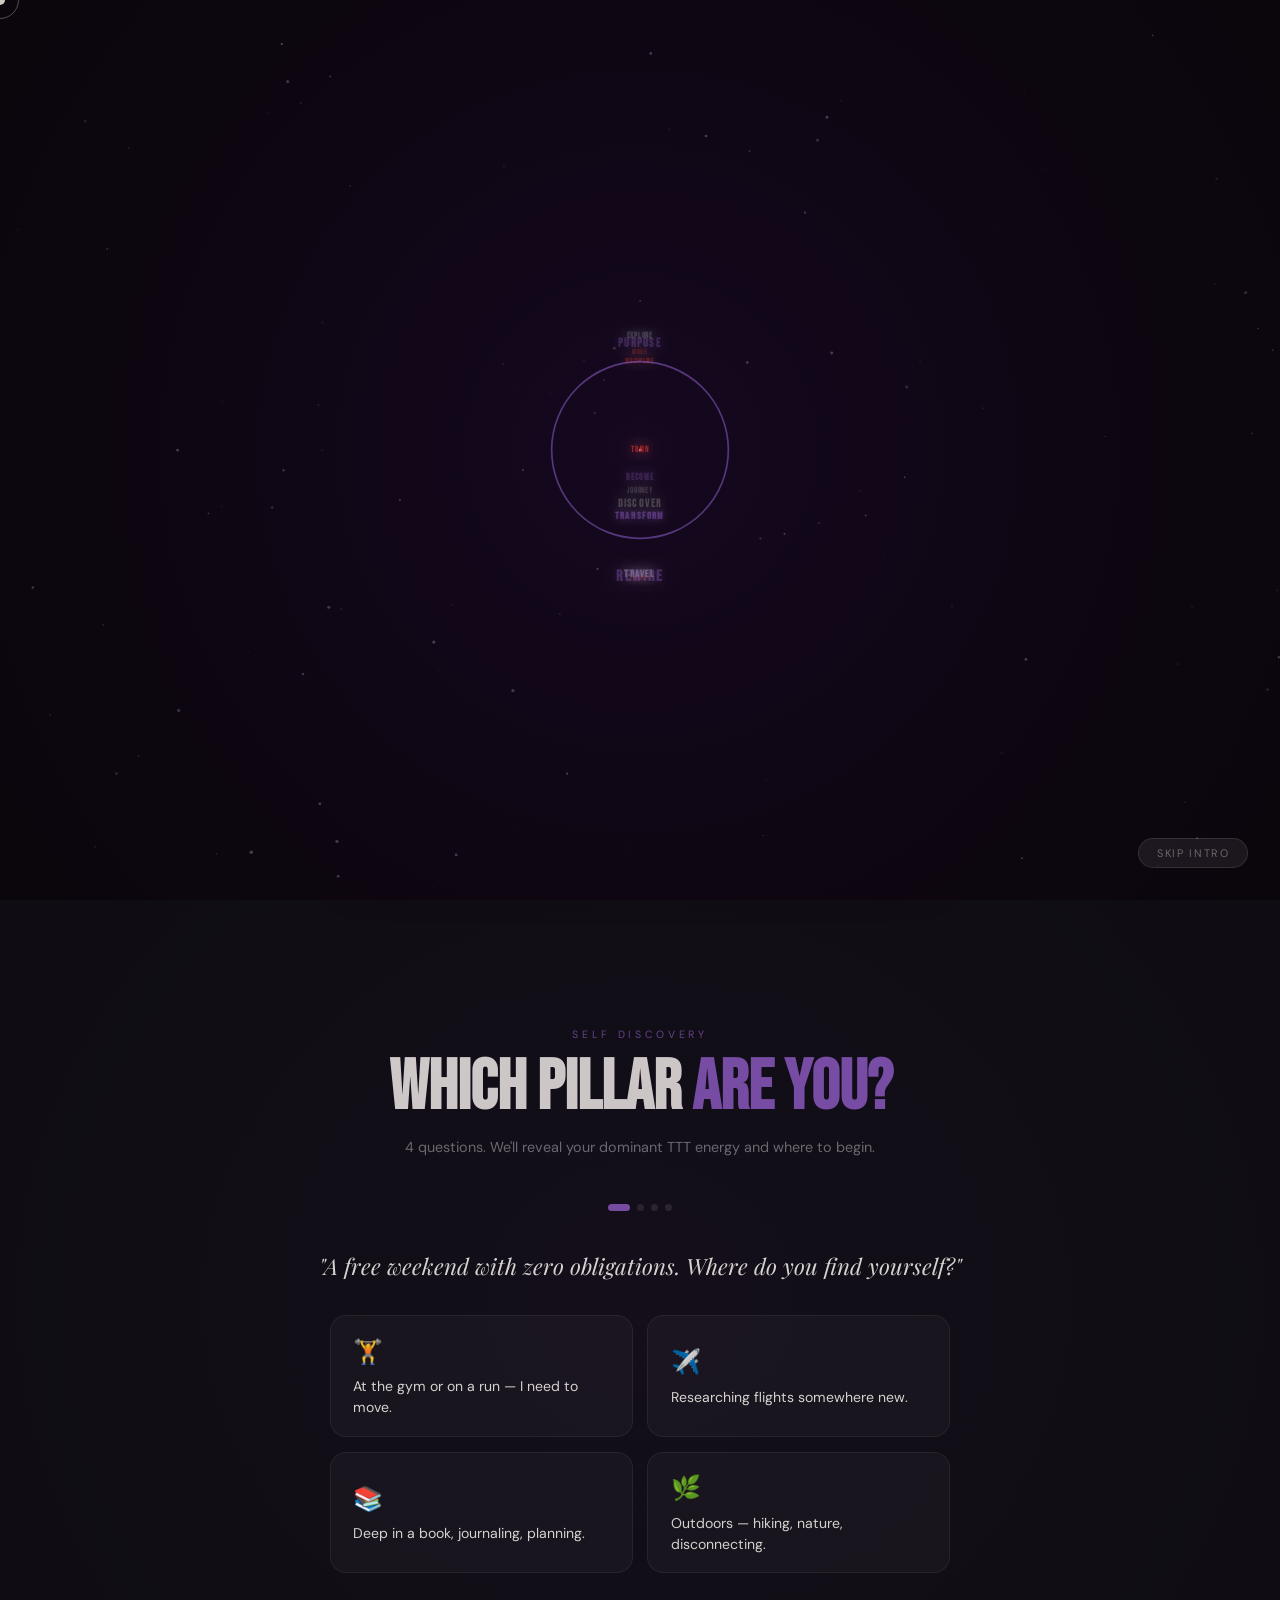
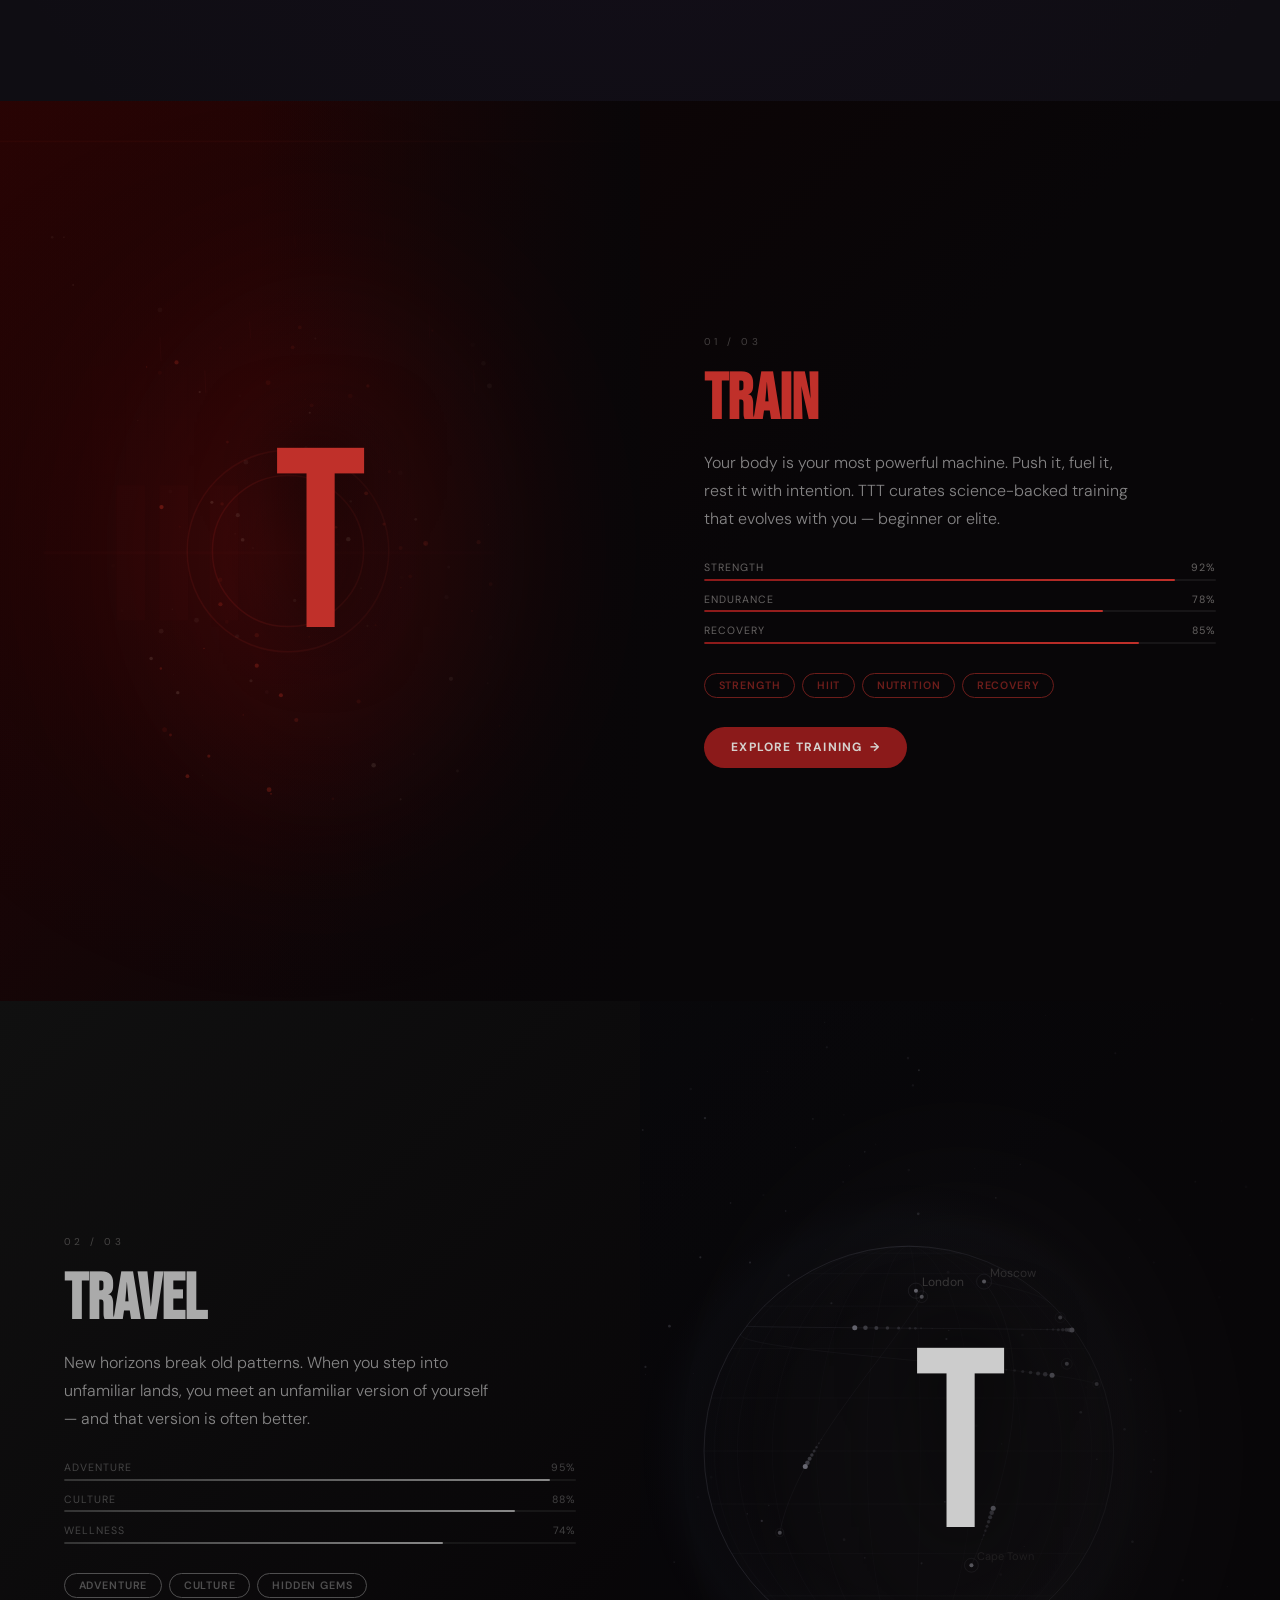
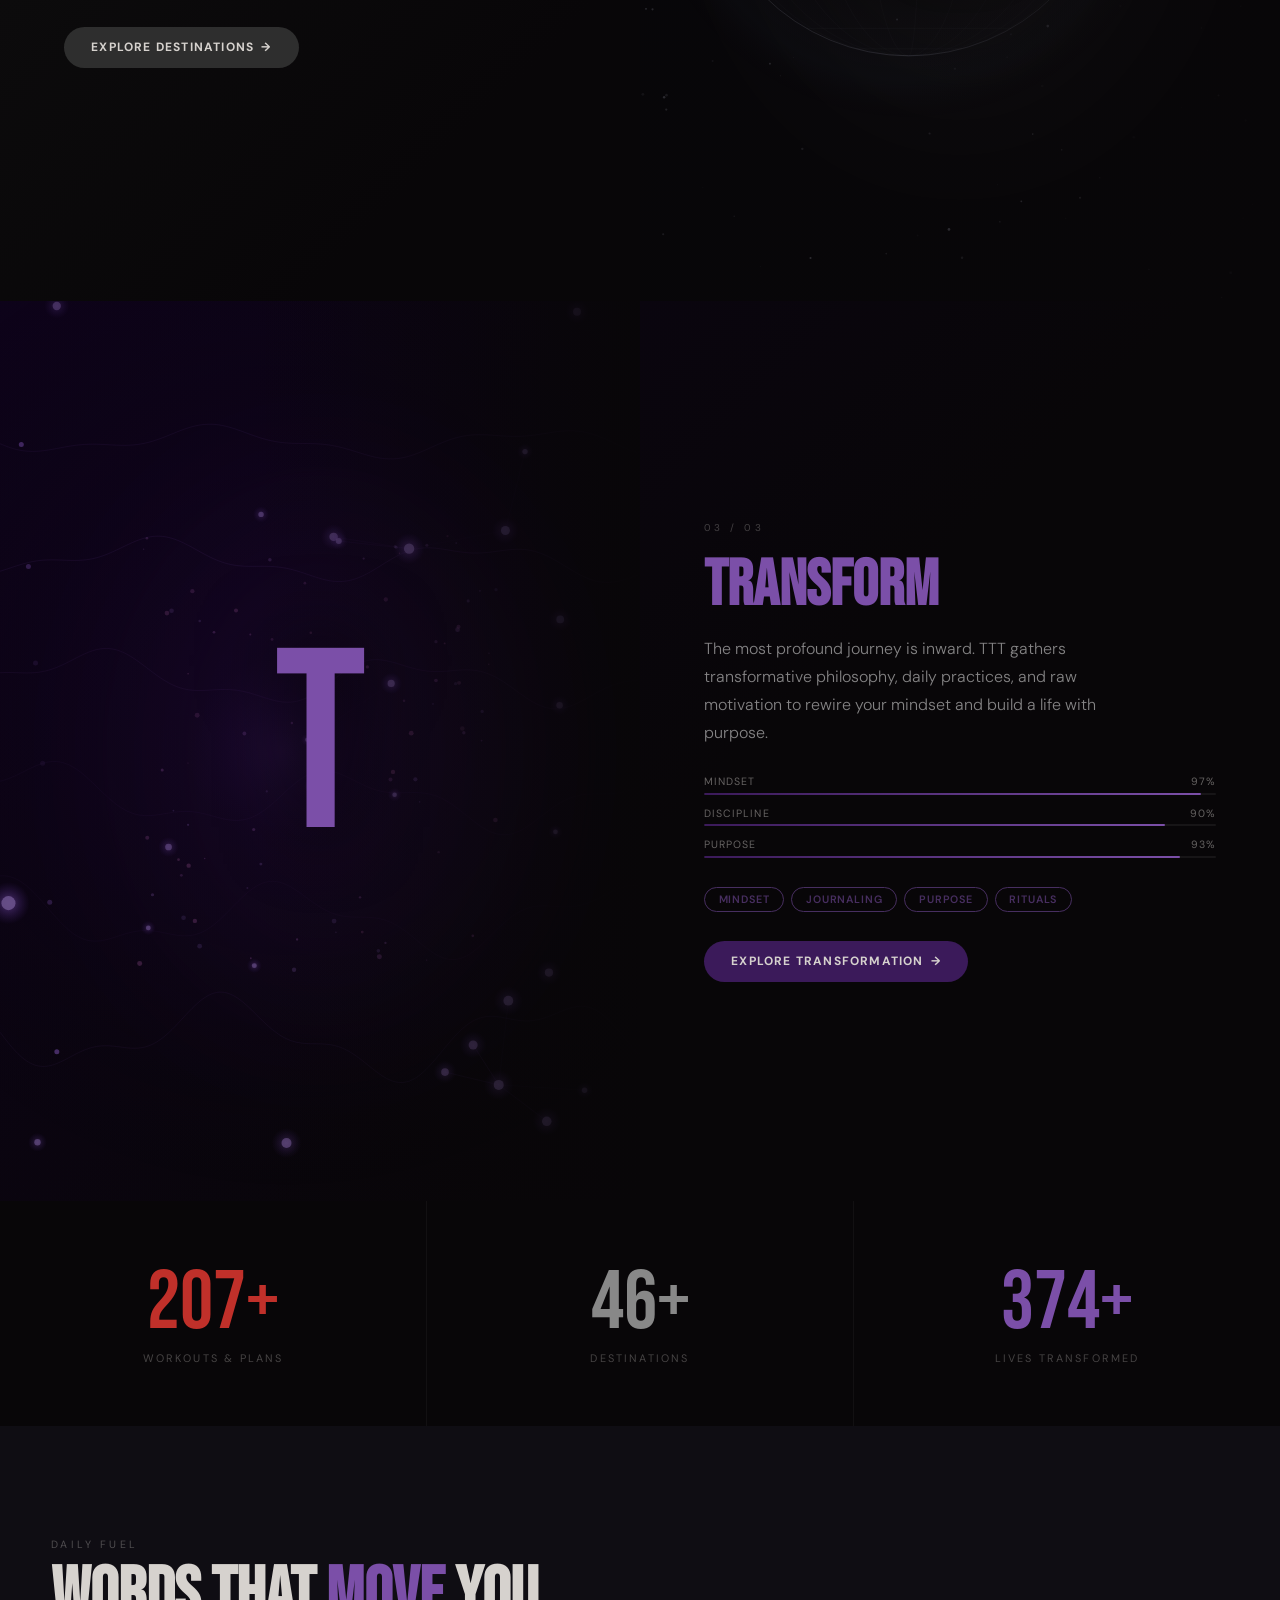
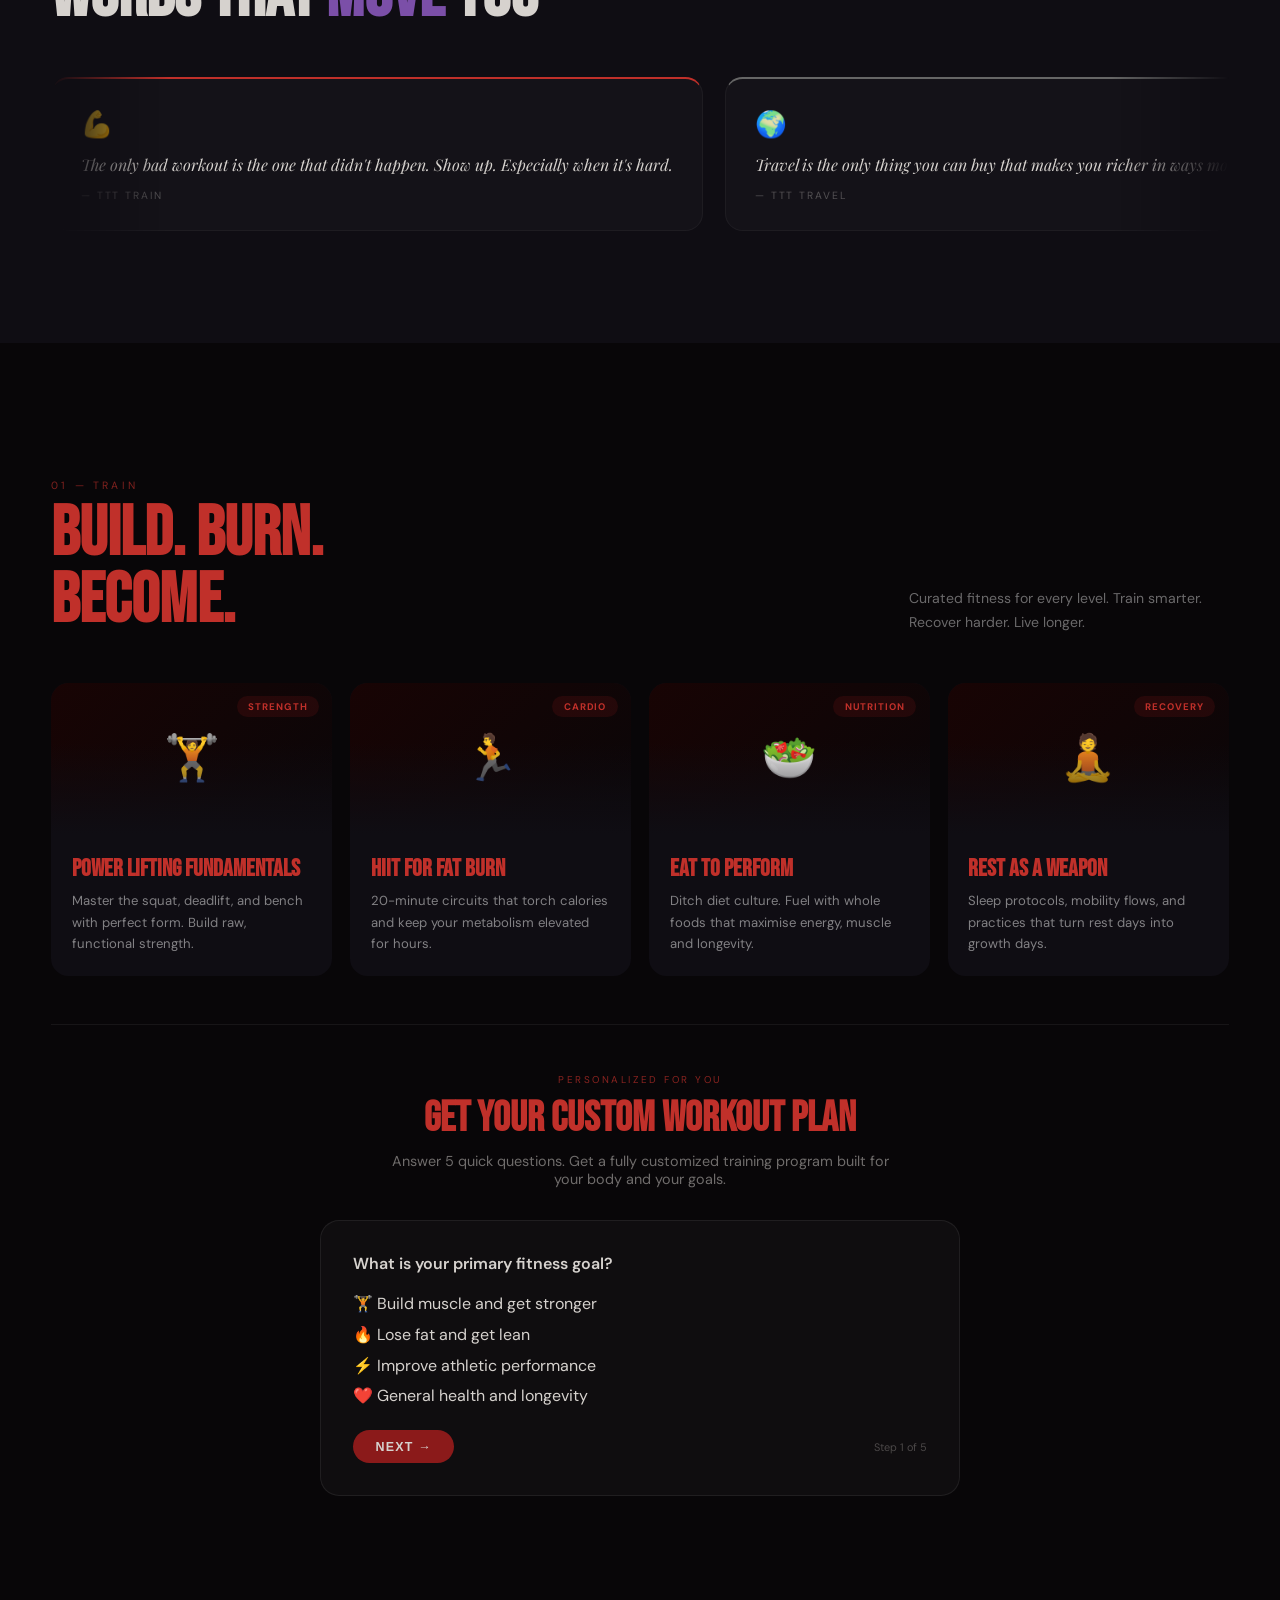
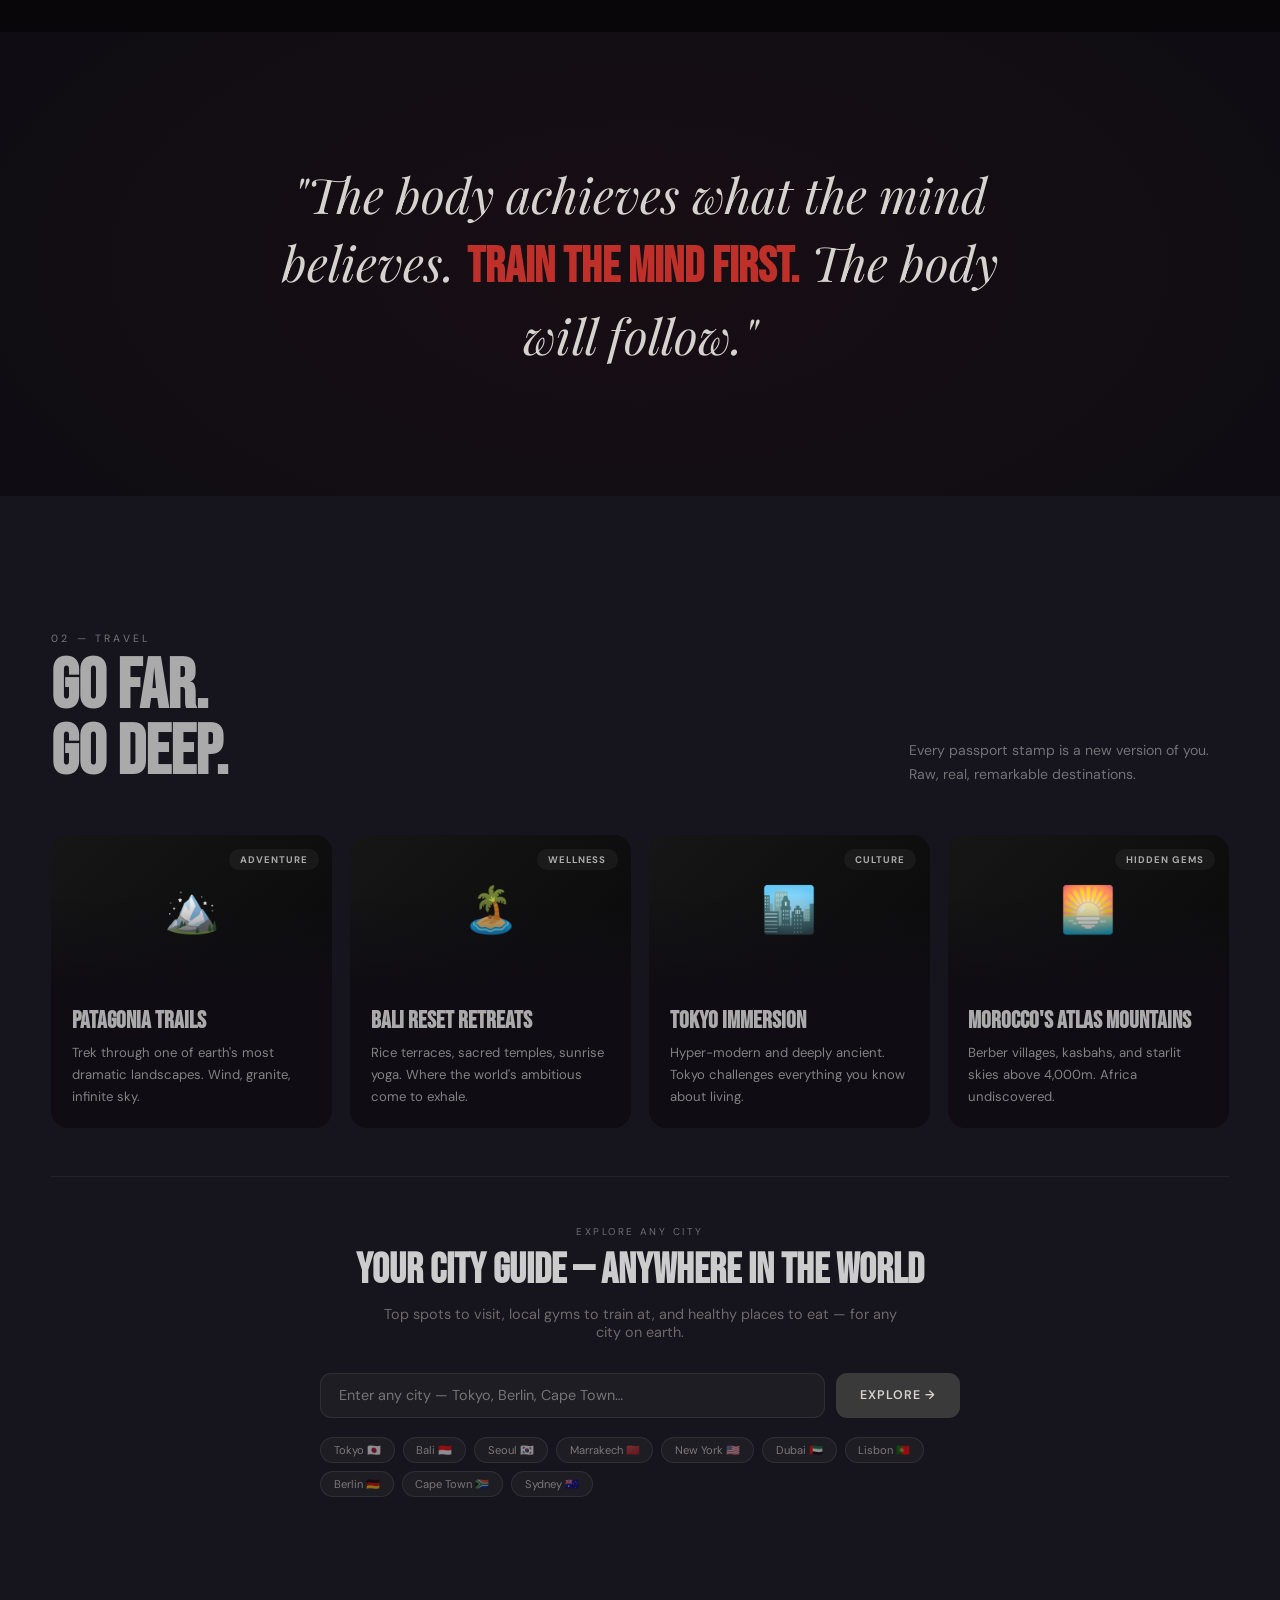
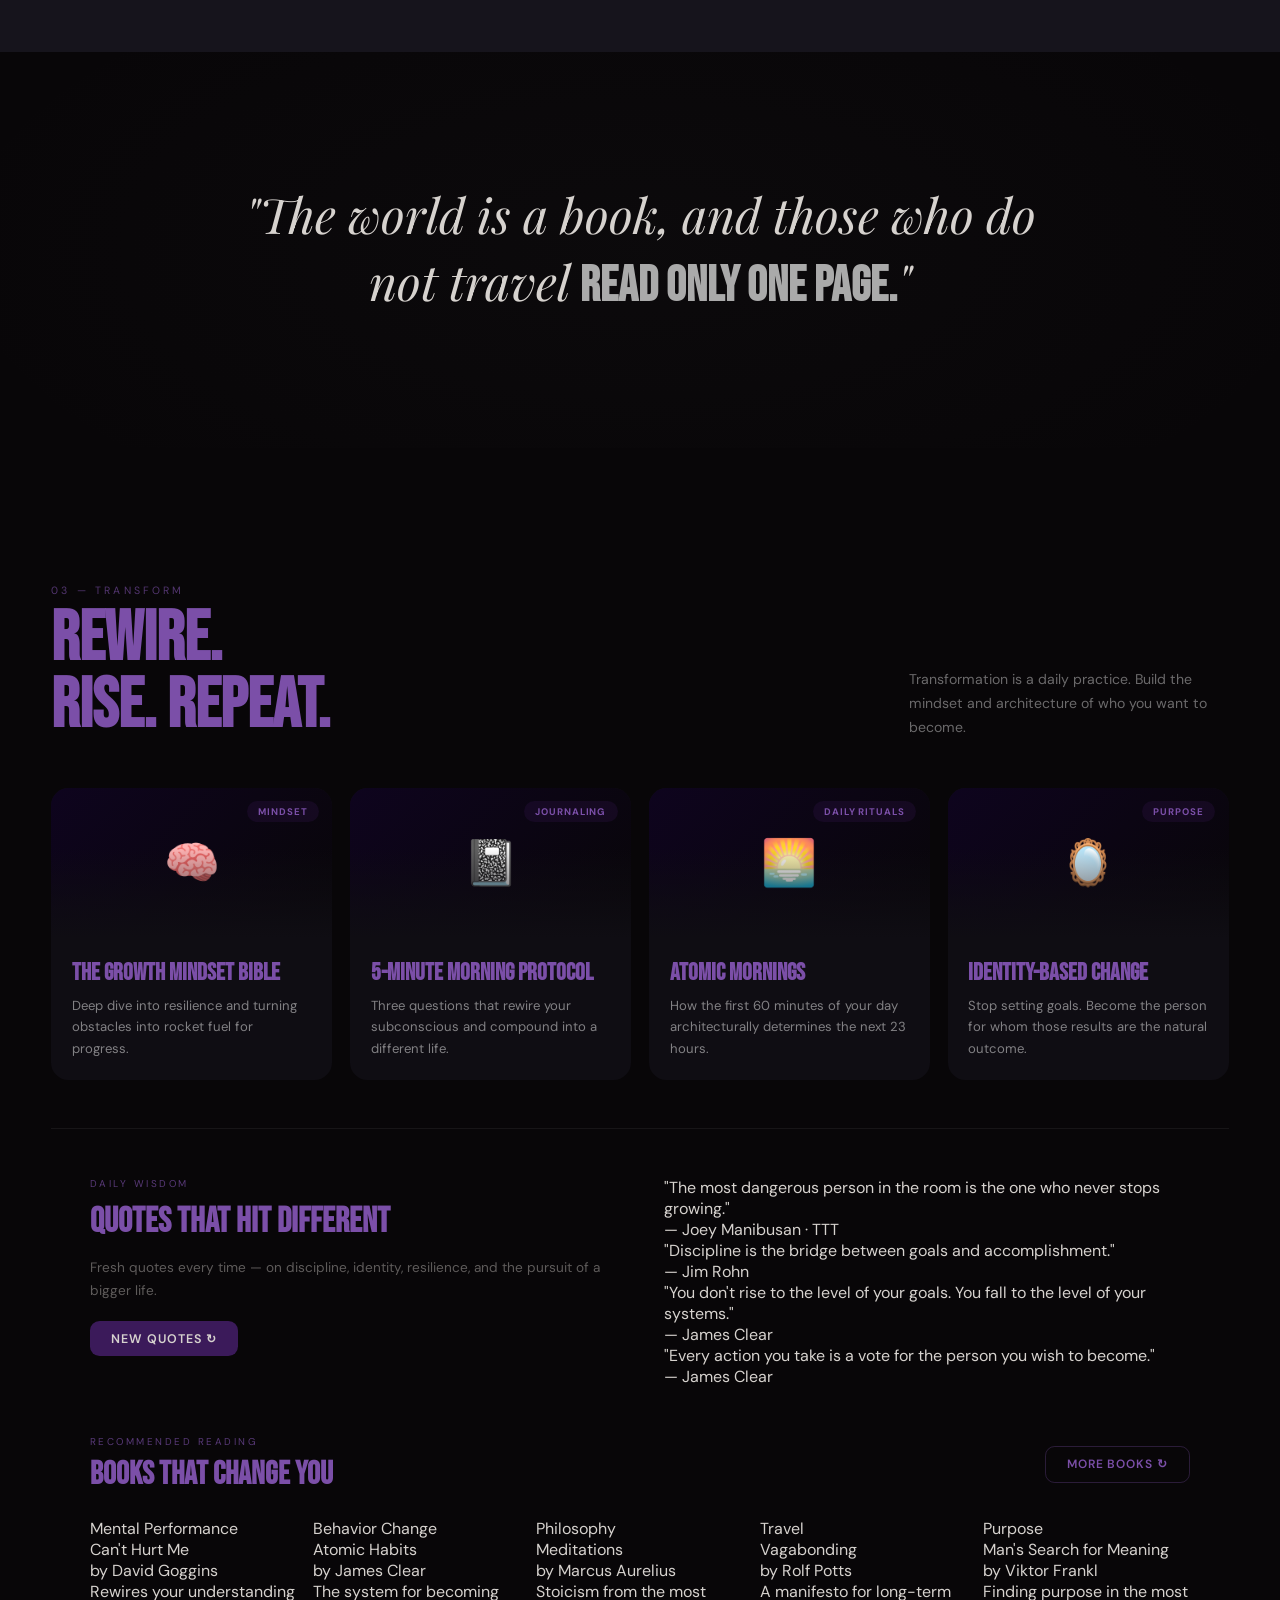
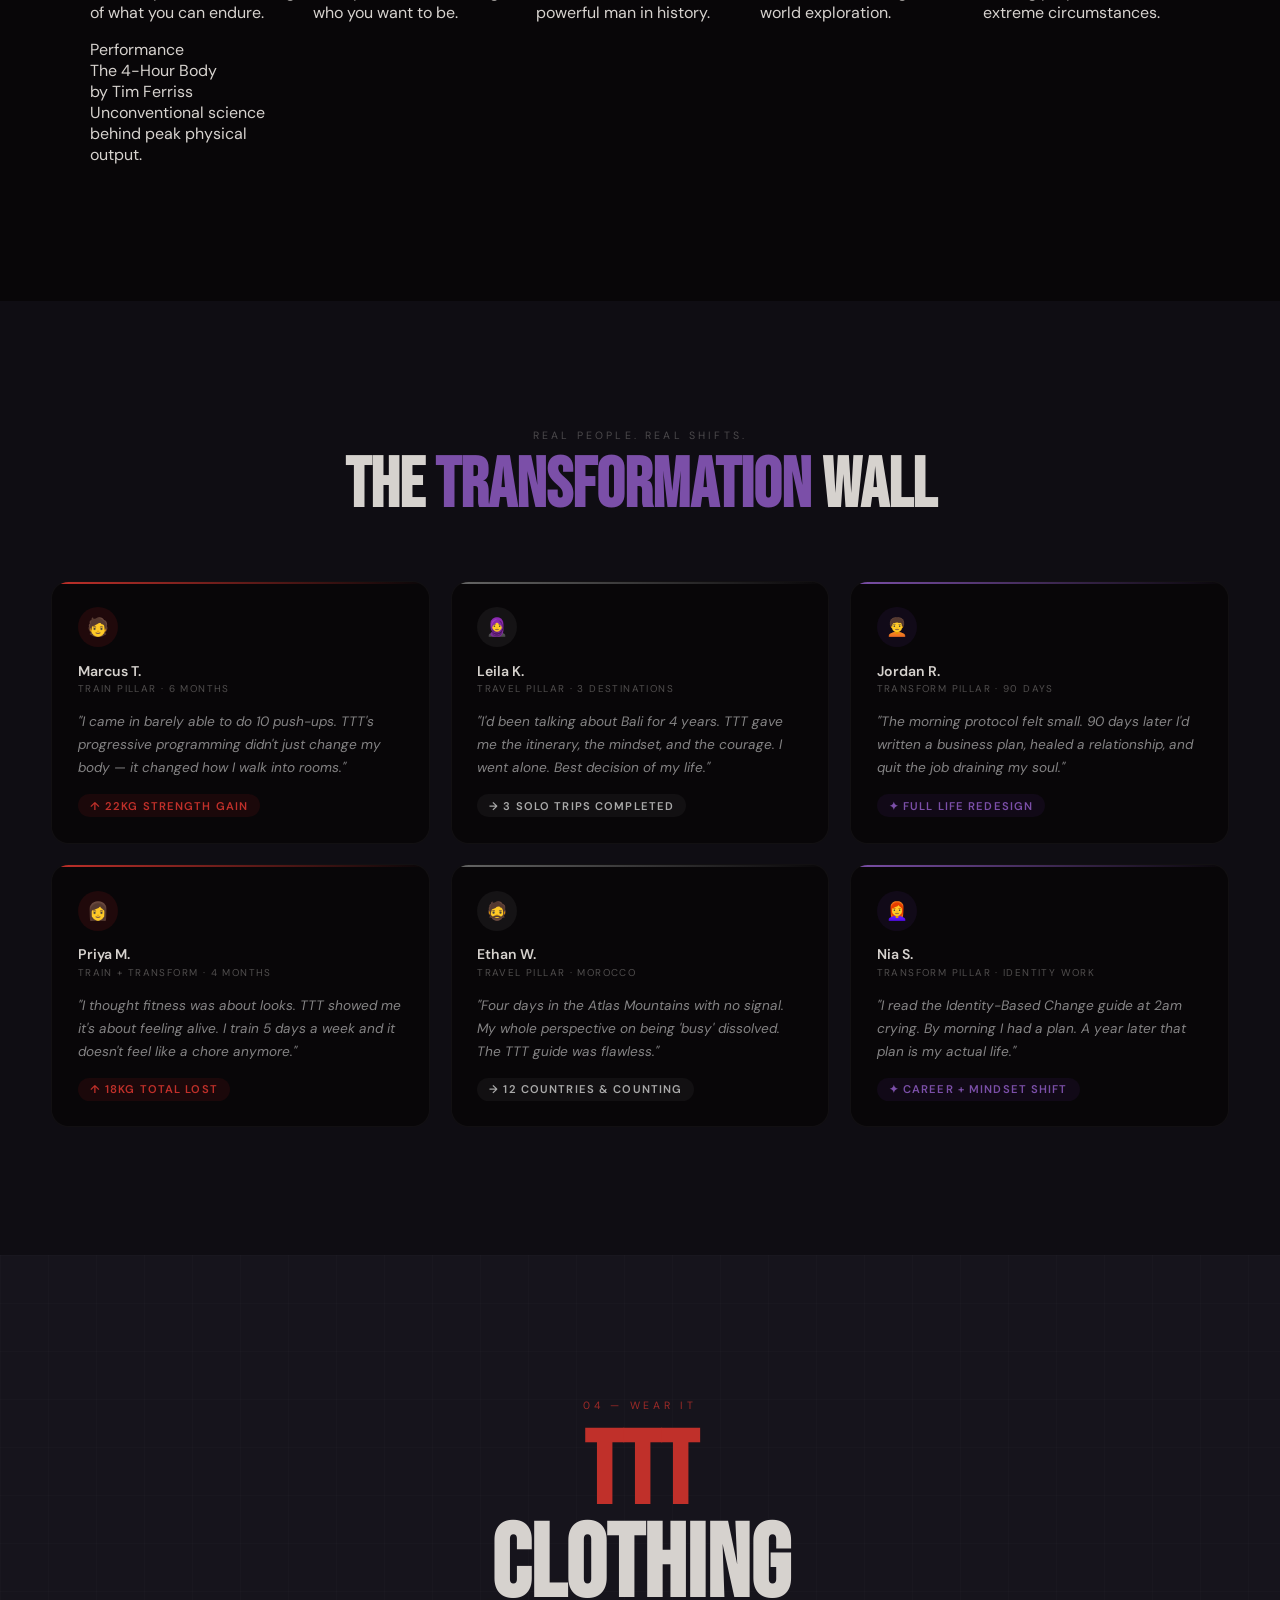
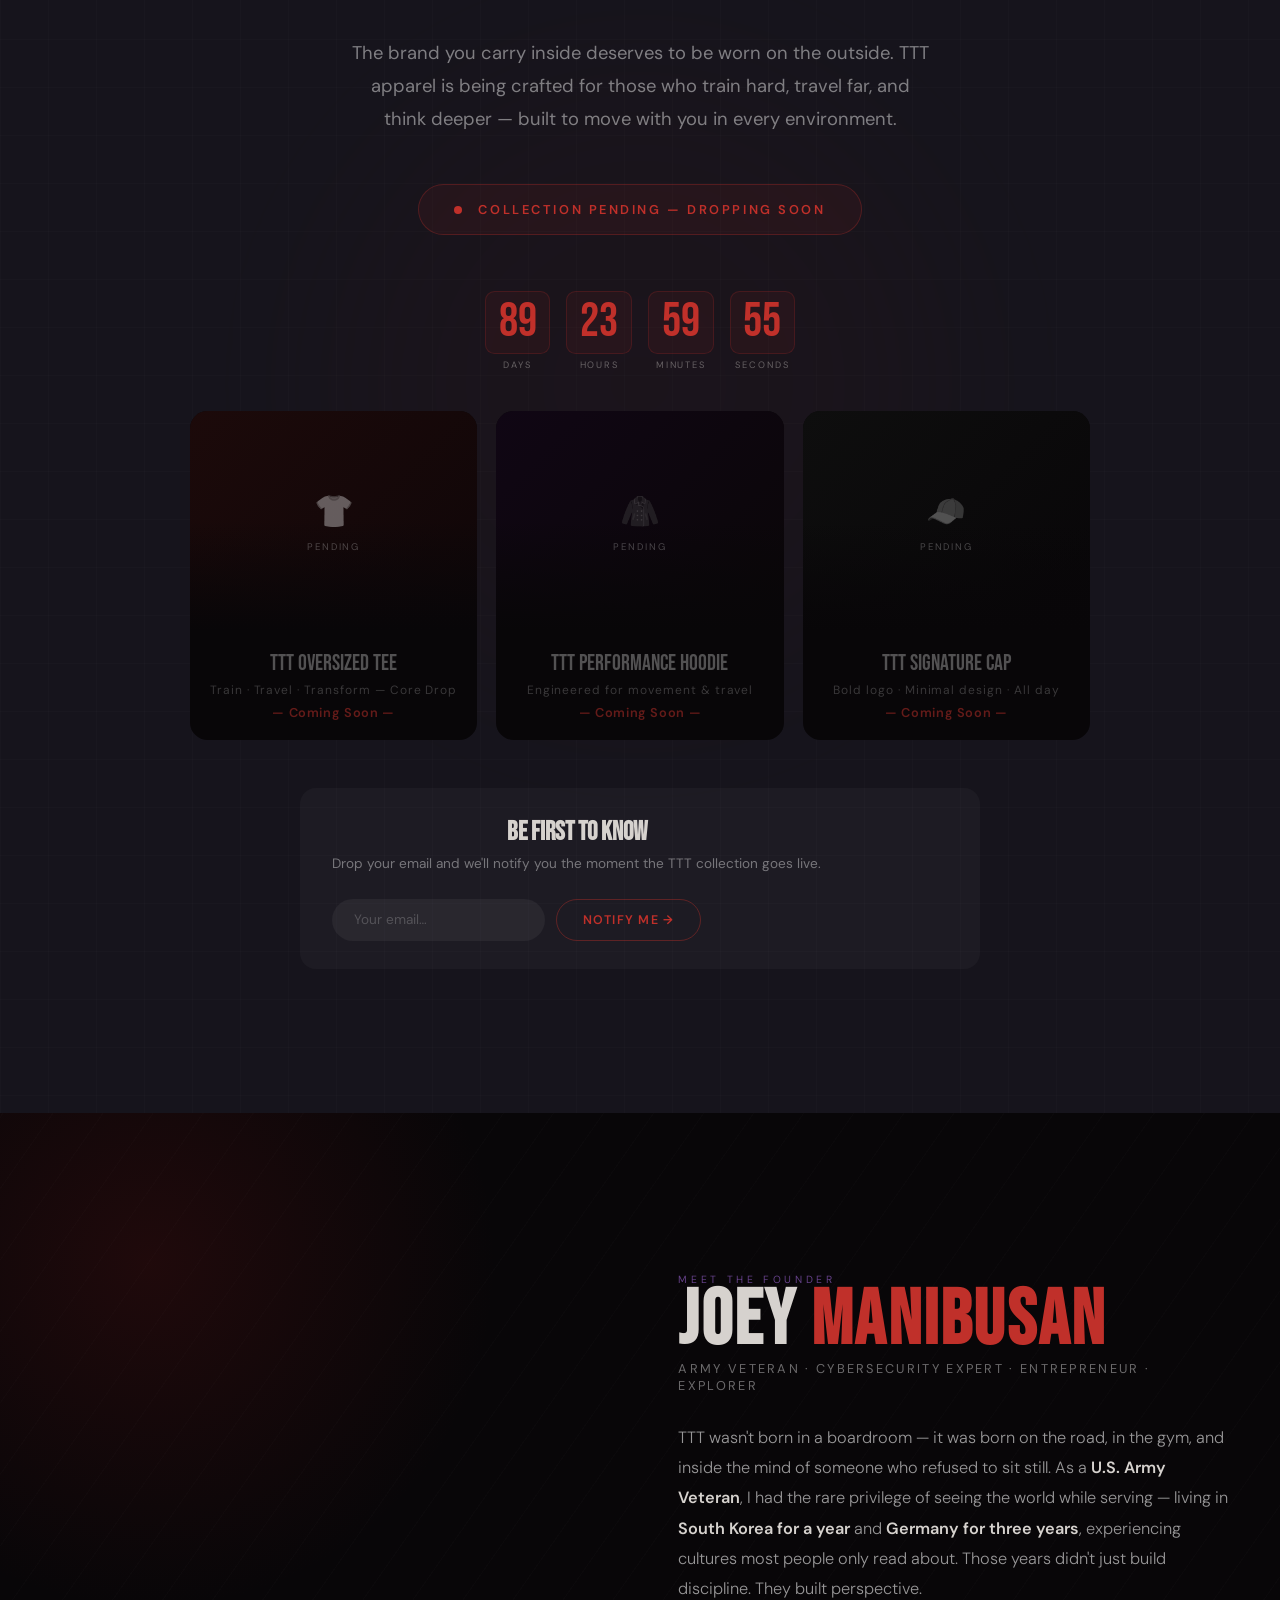
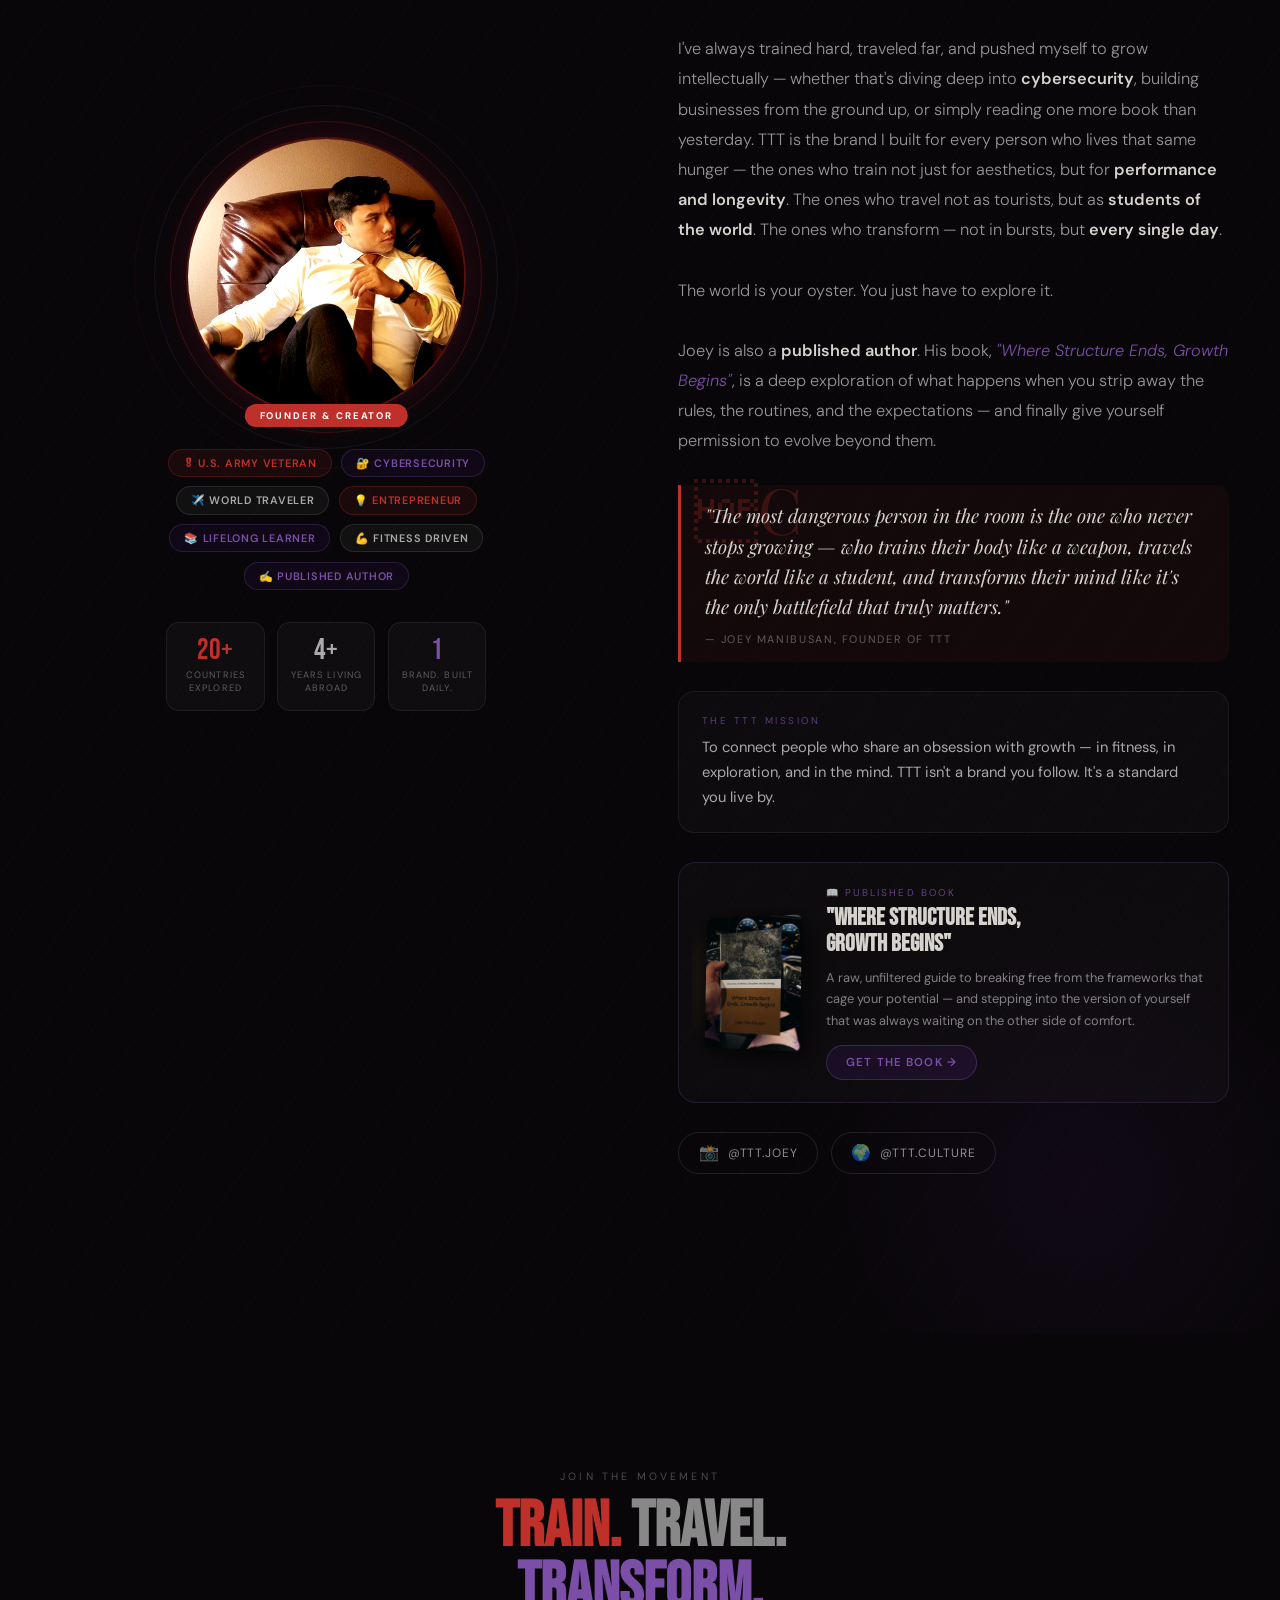
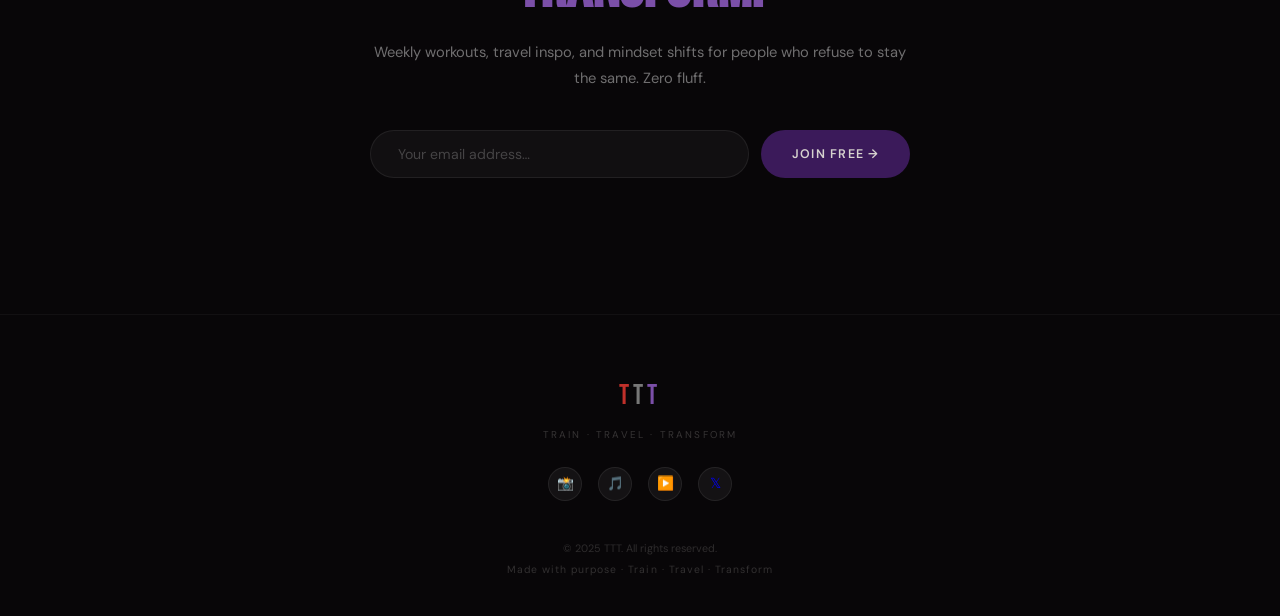
<file: index (15).html>
<!DOCTYPE html>
<html lang="en">
<head>
<meta charset="UTF-8"/>
<meta name="viewport" content="width=device-width, initial-scale=1.0"/>
<title>TTT — Train. Travel. Transform.</title>
<meta property="og:title" content="TTT — Train. Travel. Transform."/>
<meta property="og:description" content="Three pillars. One relentless pursuit of your fullest life."/>
<meta property="og:type" content="website"/>
<meta name="theme-color" content="#080608"/>
<link rel="preconnect" href="https://fonts.googleapis.com"/>
<link rel="preconnect" href="https://fonts.gstatic.com" crossorigin/>
<link href="https://fonts.googleapis.com/css2?family=Bebas+Neue&family=DM+Sans:ital,opsz,wght@0,9..40,300;0,9..40,400;0,9..40,600;1,9..40,300&family=Playfair+Display:ital@1&display=swap" rel="stylesheet"/>
<link rel="stylesheet" href="style.css"/>
</head>
<body>

<!-- SCROLL PROGRESS -->
<div id="scroll-prog"></div>

<!-- BACK TO TOP -->
<button id="back-top" onclick="window.scrollTo({top:0,behavior:'smooth'})">↑</button>

<!-- PAGE TRANSITION -->
<div id="pg-trans"></div>

<!-- MOBILE MENU -->
<div id="mobile-menu">
  <a class="mob-link ml-train" href="#pillars" onclick="closeMobMenu()">Train</a>
  <a class="mob-link ml-travel" href="#travel-sec" onclick="closeMobMenu()">Travel</a>
  <a class="mob-link ml-transform" href="#transform-sec" onclick="closeMobMenu()">Transform</a>
  <a class="mob-link" href="#quiz" onclick="closeMobMenu()">Find Your Pillar</a>
  <a class="mob-link" href="#twall" onclick="closeMobMenu()">Stories</a>
  <a class="mob-link" href="#clothing" onclick="closeMobMenu()">Clothing <span style="font-size:.5em;color:var(--red-b)">Soon</span></a>
  <a class="mob-link" href="#newsletter" onclick="closeMobMenu()">Newsletter</a>
  <a class="mob-link" href="#founder" onclick="closeMobMenu()" style="color:var(--vio-b)">Meet the Founder</a>
  <div class="mob-socials">
    <a class="mob-social" href="#" target="_blank">IG</a>
    <a class="mob-social" href="#" target="_blank">TT</a>
    <a class="mob-social" href="#" target="_blank">YT</a>
  </div>
</div>

<!-- COOKIE BANNER -->
<div id="cookie">
  <p class="cookie-text">We use cookies to improve your experience. By continuing you agree to our <a href="#">privacy policy</a>.</p>
  <div class="cookie-btns">
    <button class="cookie-accept" id="cookie-ok">Accept</button>
    <button class="cookie-decline" id="cookie-no">Decline</button>
  </div>
</div>

<!-- CURSOR -->
<div id="cur-dot"></div>
<div id="cur-ring"></div>

<!-- SOUND VIS -->
<div id="sviz"><div class="sv"></div><div class="sv"></div><div class="sv"></div><div class="sv"></div><div class="sv"></div></div>

<!-- CINEMATIC INTRO -->
<div id="intro">
  <canvas id="intro-canvas"></canvas>
  <div id="intro-ttt"><span class="it1">T</span><span class="it2">T</span><span class="it3">T</span></div>
  <div id="intro-tag">Train &nbsp;·&nbsp; Travel &nbsp;·&nbsp; Transform</div>
  <div id="intro-flash"></div>
  <button id="intro-skip">Skip Intro</button>
</div>

<!-- NAV -->
<nav>
  <div class="nav-logo"><span>T</span><span>T</span><span>T</span></div>
  <ul class="nav-links">
    <li><a href="#quiz">Find Your Pillar</a></li>
    <li><a href="#pillars">Train</a></li>
    <li><a href="#travel-sec">Travel</a></li>
    <li><a href="#transform-sec">Transform</a></li>
    <li><a href="#twall">Stories</a></li>
    <li><a href="#clothing" class="nav-clothing">Clothing <span class="nav-pending">Soon</span></a></li>
    <li><a href="#founder">Founder</a></li>
  </ul>
  <button id="snd-btn"><span id="sico">♪</span><span id="slbl">Ambience</span></button>
  <button id="hamburger" aria-label="Menu"><span></span><span></span><span></span></button>
</nav>

<!-- HERO -->
<section id="hero">
  <div class="hbg"></div>
  <div class="orb o1"></div><div class="orb o2"></div><div class="orb o3"></div>
  <div class="grain"></div>
  <div class="hcon">
    <p class="hey">A movement for the bold &amp; the restless</p>
    <h1 class="htitle"><span class="t1">T</span><span class="t2">T</span><span class="t3">T</span></h1>
    <p class="hwords"><span>Train</span><span>Travel</span><span>Transform</span></p>
    <p class="hsub">Three pillars. One relentless pursuit of your fullest life. Start anywhere. Arrive everywhere.</p>
    <div class="hcta">
      <a href="#quiz" class="btn btn-vio">Find Your Pillar →</a>
      <a href="#pillars" class="btn btn-ghost">Explore All Three</a>
    </div>
  </div>
  <div class="hscroll"><div class="sline"></div><span>Scroll</span></div>
</section>

<!-- QUIZ -->
<section id="quiz">
  <div class="qdeco"></div>
  <div class="qin">
    <p class="qlbl">Self Discovery</p>
    <h2 class="qtitle">Which Pillar <span style="color:var(--vio-b)">Are You?</span></h2>
    <p class="qsub">4 questions. We'll reveal your dominant TTT energy and where to begin.</p>
    <div class="qprog" id="qprog">
      <div class="qdot cur"></div><div class="qdot"></div><div class="qdot"></div><div class="qdot"></div>
    </div>
    <div class="qstep act" data-step="0">
      <p class="qq">"A free weekend with zero obligations. Where do you find yourself?"</p>
      <div class="qopts">
        <button class="qopt qa" data-v="train"><span class="oico">🏋️</span>At the gym or on a run — I need to move.</button>
        <button class="qopt qb" data-v="travel"><span class="oico">✈️</span>Researching flights somewhere new.</button>
        <button class="qopt qc" data-v="transform"><span class="oico">📚</span>Deep in a book, journaling, planning.</button>
        <button class="qopt qb" data-v="travel"><span class="oico">🌿</span>Outdoors — hiking, nature, disconnecting.</button>
      </div>
    </div>
    <div class="qstep" data-step="1">
      <p class="qq">"What does success look like in 5 years?"</p>
      <div class="qopts">
        <button class="qopt qa" data-v="train"><span class="oico">💪</span>Peak physical shape — feeling unstoppable.</button>
        <button class="qopt qb" data-v="travel"><span class="oico">🗺️</span>20+ countries visited. Maybe lived abroad.</button>
        <button class="qopt qc" data-v="transform"><span class="oico">🧠</span>Deep clarity, purpose and inner peace.</button>
        <button class="qopt qa" data-v="train"><span class="oico">⚡</span>A life built on energy, discipline, results.</button>
      </div>
    </div>
    <div class="qstep" data-step="2">
      <p class="qq">"Which phrase hits you hardest right now?"</p>
      <div class="qopts">
        <button class="qopt qa" data-v="train"><span class="oico">🔥</span>"Your body is the only place you truly live."</button>
        <button class="qopt qb" data-v="travel"><span class="oico">🌍</span>"Not all who wander are lost."</button>
        <button class="qopt qc" data-v="transform"><span class="oico">✨</span>"You are always in the middle of becoming."</button>
        <button class="qopt qc" data-v="transform"><span class="oico">🪞</span>"The world changes when you change."</button>
      </div>
    </div>
    <div class="qstep" data-step="3">
      <p class="qq">"Your biggest challenge right now is…"</p>
      <div class="qopts">
        <button class="qopt qa" data-v="train"><span class="oico">😮‍💨</span>Staying consistent with my health.</button>
        <button class="qopt qb" data-v="travel"><span class="oico">🏡</span>Breaking routine and exploring more.</button>
        <button class="qopt qc" data-v="transform"><span class="oico">💭</span>Finding direction and quieting the noise.</button>
        <button class="qopt qa" data-v="train"><span class="oico">⏰</span>Building the discipline to show up daily.</button>
      </div>
    </div>
    <div id="qresult">
      <div class="rbadge" id="rbadge"></div>
      <p class="rdesc" id="rdesc"></p>
      <a class="btn" id="rcta" href="#pillars">Explore Your Pillar →</a>
    </div>
  </div>
</section>

<!-- PILLARS -->
<div id="pillars">
  <!-- TRAIN: cinematic weightlifting -->
  <div class="pillar pt">
    <div class="pvis">
      <canvas class="pcanvas" id="cv-train"></canvas>
      <div class="pvid-overlay"></div>
      <div class="pglow"></div>
      <div class="pletter">T</div>
    </div>
    <div class="pinfo">
      <p class="pnum">01 / 03</p>
      <h2 class="pname">Train</h2>
      <p class="pdesc">Your body is your most powerful machine. Push it, fuel it, rest it with intention. TTT curates science-backed training that evolves with you — beginner or elite.</p>
      <div class="pbars">
        <div class="brow"><div class="blbl"><span>Strength</span><span>92%</span></div><div class="btrack"><div class="bfill" data-w="92"></div></div></div>
        <div class="brow"><div class="blbl"><span>Endurance</span><span>78%</span></div><div class="btrack"><div class="bfill" data-w="78"></div></div></div>
        <div class="brow"><div class="blbl"><span>Recovery</span><span>85%</span></div><div class="btrack"><div class="bfill" data-w="85"></div></div></div>
      </div>
      <div class="ptags"><span class="pill">Strength</span><span class="pill">HIIT</span><span class="pill">Nutrition</span><span class="pill">Recovery</span></div>
      <a href="#train-sec" class="pbtn" style="background:var(--red)">Explore Training <span class="ar">→</span></a>
    </div>
  </div>

  <!-- TRAVEL: rotating world / cities -->
  <div class="pillar pv">
    <div class="pvis">
      <canvas class="pcanvas" id="cv-travel"></canvas>
      <div class="pvid-overlay"></div>
      <div class="pglow" style="background:#444"></div>
      <div class="pletter" style="color:#ccc">T</div>
    </div>
    <div class="pinfo">
      <p class="pnum">02 / 03</p>
      <h2 class="pname" style="color:#aaa">Travel</h2>
      <p class="pdesc">New horizons break old patterns. When you step into unfamiliar lands, you meet an unfamiliar version of yourself — and that version is often better.</p>
      <div class="pbars">
        <div class="brow"><div class="blbl" style="color:#888"><span>Adventure</span><span>95%</span></div><div class="btrack"><div class="bfill" data-w="95" style="background:linear-gradient(90deg,#333,#888)"></div></div></div>
        <div class="brow"><div class="blbl" style="color:#888"><span>Culture</span><span>88%</span></div><div class="btrack"><div class="bfill" data-w="88" style="background:linear-gradient(90deg,#333,#888)"></div></div></div>
        <div class="brow"><div class="blbl" style="color:#888"><span>Wellness</span><span>74%</span></div><div class="btrack"><div class="bfill" data-w="74" style="background:linear-gradient(90deg,#333,#888)"></div></div></div>
      </div>
      <div class="ptags"><span class="pill" style="color:#888">Adventure</span><span class="pill" style="color:#888">Culture</span><span class="pill" style="color:#888">Hidden Gems</span></div>
      <a href="#travel-sec" class="pbtn" style="background:#2e2e2e">Explore Destinations <span class="ar">→</span></a>
    </div>
  </div>

  <!-- TRANSFORM: mind waves / neurology -->
  <div class="pillar px">
    <div class="pvis">
      <canvas class="pcanvas" id="cv-transform"></canvas>
      <div class="pvid-overlay"></div>
      <div class="pglow"></div>
      <div class="pletter">T</div>
    </div>
    <div class="pinfo">
      <p class="pnum">03 / 03</p>
      <h2 class="pname">Transform</h2>
      <p class="pdesc">The most profound journey is inward. TTT gathers transformative philosophy, daily practices, and raw motivation to rewire your mindset and build a life with purpose.</p>
      <div class="pbars">
        <div class="brow"><div class="blbl"><span>Mindset</span><span>97%</span></div><div class="btrack"><div class="bfill" data-w="97"></div></div></div>
        <div class="brow"><div class="blbl"><span>Discipline</span><span>90%</span></div><div class="btrack"><div class="bfill" data-w="90"></div></div></div>
        <div class="brow"><div class="blbl"><span>Purpose</span><span>93%</span></div><div class="btrack"><div class="bfill" data-w="93"></div></div></div>
      </div>
      <div class="ptags"><span class="pill">Mindset</span><span class="pill">Journaling</span><span class="pill">Purpose</span><span class="pill">Rituals</span></div>
      <a href="#transform-sec" class="pbtn" style="background:var(--vio)">Explore Transformation <span class="ar">→</span></a>
    </div>
  </div>
</div>

<!-- STATS -->
<div id="stats">
  <div class="stat"><div class="snum" data-t="500">0</div><div class="slbl">Workouts &amp; Plans</div></div>
  <div class="stat"><div class="snum" data-t="120">0</div><div class="slbl">Destinations</div></div>
  <div class="stat"><div class="snum" data-t="1000">0</div><div class="slbl">Lives Transformed</div></div>
</div>

<!-- QUOTES TICKER -->
<section id="motivation">
  <div class="mhead">
    <p class="mlbl">Daily Fuel</p>
    <h2 class="mtitle">Words that <span style="color:var(--vio-b)">Move</span> You</h2>
  </div>
  <div class="twrap">
    <div class="ticker">
      <div class="qcard qr"><div class="qico">💪</div><p class="qtxt">The only bad workout is the one that didn't happen. Show up. Especially when it's hard.</p><p class="qauth">— TTT Train</p></div>
      <div class="qcard qg"><div class="qico">🌍</div><p class="qtxt">Travel is the only thing you can buy that makes you richer in ways money can never quantify.</p><p class="qauth">— TTT Travel</p></div>
      <div class="qcard qvio"><div class="qico">✨</div><p class="qtxt">You are not who you were. You are not yet who you will become. Right now, you are becoming.</p><p class="qauth">— TTT Transform</p></div>
      <div class="qcard qr"><div class="qico">🔥</div><p class="qtxt">Discipline is not restriction. It is the highest form of self-respect — choosing who you want to be.</p><p class="qauth">— TTT Train</p></div>
      <div class="qcard qg"><div class="qico">🗺️</div><p class="qtxt">Every destination plants a seed that the world back home never could have grown in you.</p><p class="qauth">— TTT Travel</p></div>
      <div class="qcard qvio"><div class="qico">🧠</div><p class="qtxt">Your mind is the gym you live in permanently. Train it daily — your thoughts are reps in disguise.</p><p class="qauth">— TTT Transform</p></div>
      <div class="qcard qr"><div class="qico">⚡</div><p class="qtxt">Progress isn't always loud. Sometimes it's five more minutes on the treadmill with no one watching.</p><p class="qauth">— TTT Train</p></div>
      <div class="qcard qg"><div class="qico">🌄</div><p class="qtxt">The world is enormous. Your comfort zone is not. Step outside. Every direction counts.</p><p class="qauth">— TTT Travel</p></div>
      <!-- duplicate -->
      <div class="qcard qr"><div class="qico">💪</div><p class="qtxt">The only bad workout is the one that didn't happen. Show up. Especially when it's hard.</p><p class="qauth">— TTT Train</p></div>
      <div class="qcard qg"><div class="qico">🌍</div><p class="qtxt">Travel is the only thing you can buy that makes you richer in ways money can never quantify.</p><p class="qauth">— TTT Travel</p></div>
      <div class="qcard qvio"><div class="qico">✨</div><p class="qtxt">You are not who you were. You are not yet who you will become. Right now, you are becoming.</p><p class="qauth">— TTT Transform</p></div>
      <div class="qcard qr"><div class="qico">🔥</div><p class="qtxt">Discipline is not restriction. It is the highest form of self-respect — choosing who you want to be.</p><p class="qauth">— TTT Train</p></div>
      <div class="qcard qg"><div class="qico">🗺️</div><p class="qtxt">Every destination plants a seed that the world back home never could have grown in you.</p><p class="qauth">— TTT Travel</p></div>
      <div class="qcard qvio"><div class="qico">🧠</div><p class="qtxt">Your mind is the gym you live in permanently. Train it daily — your thoughts are reps in disguise.</p><p class="qauth">— TTT Transform</p></div>
      <div class="qcard qr"><div class="qico">⚡</div><p class="qtxt">Progress isn't always loud. Sometimes it's five more minutes on the treadmill with no one watching.</p><p class="qauth">— TTT Train</p></div>
      <div class="qcard qg"><div class="qico">🌄</div><p class="qtxt">The world is enormous. Your comfort zone is not. Step outside. Every direction counts.</p><p class="qauth">— TTT Travel</p></div>
    </div>
  </div>
</section>

<!-- TRAIN CONTENT -->
<section id="train-sec" class="csec bg1">
  <div class="chdr">
    <div><p class="chdr-lbl" style="color:var(--red-b)">01 — Train</p><h2 class="chdr-h" style="color:var(--red-b)">Build. Burn.<br>Become.</h2></div>
    <p class="chdr-d">Curated fitness for every level. Train smarter. Recover harder. Live longer.</p>
  </div>
  <div class="cgrid">
    <div class="card cr"><div class="ctop">🏋️</div><span class="cbadge">Strength</span><div class="cbody"><h3 class="ctitle">Power Lifting Fundamentals</h3><p class="cdesc">Master the squat, deadlift, and bench with perfect form. Build raw, functional strength.</p></div></div>
    <div class="card cr"><div class="ctop">🏃</div><span class="cbadge">Cardio</span><div class="cbody"><h3 class="ctitle">HIIT for Fat Burn</h3><p class="cdesc">20-minute circuits that torch calories and keep your metabolism elevated for hours.</p></div></div>
    <div class="card cr"><div class="ctop">🥗</div><span class="cbadge">Nutrition</span><div class="cbody"><h3 class="ctitle">Eat to Perform</h3><p class="cdesc">Ditch diet culture. Fuel with whole foods that maximise energy, muscle and longevity.</p></div></div>
    <div class="card cr"><div class="ctop">🧘</div><span class="cbadge">Recovery</span><div class="cbody"><h3 class="ctitle">Rest as a Weapon</h3><p class="cdesc">Sleep protocols, mobility flows, and practices that turn rest days into growth days.</p></div></div>
  </div>
  <!-- AI WORKOUT PLANNER -->
  <div style="margin-top:3rem;padding-top:3rem;border-top:1px solid rgba(255,255,255,.06)">
    <div style="text-align:center;margin-bottom:2rem">
      <p style="font-size:.62rem;letter-spacing:.25em;text-transform:uppercase;color:var(--red-b);opacity:.7;margin-bottom:.5rem">Personalized For You</p>
      <h3 style="font-family:var(--fd);font-size:clamp(1.8rem,4vw,2.6rem);color:var(--red-b)">Get Your Custom Workout Plan</h3>
      <p style="color:rgba(214,210,206,.5);font-size:.9rem;max-width:500px;margin:.6rem auto 0">Answer 5 quick questions. Get a fully customized training program built for your body and your goals.</p>
    </div>
    <div id="train-quiz-wrap" style="max-width:640px;margin:0 auto">
      <div id="train-quiz" style="background:rgba(255,255,255,.03);border:1px solid rgba(255,255,255,.07);border-radius:1.2rem;padding:2rem">
        <div class="tq-step active" id="tq1">
          <p style="font-size:1rem;font-weight:600;margin-bottom:1.2rem">What is your primary fitness goal?</p>
          <div style="display:flex;flex-direction:column;gap:.6rem" class="tq-opts">
            <div class="tq-opt" onclick="tqSel(this,'tq1')">🏋️ Build muscle and get stronger</div>
            <div class="tq-opt" onclick="tqSel(this,'tq1')">🔥 Lose fat and get lean</div>
            <div class="tq-opt" onclick="tqSel(this,'tq1')">⚡ Improve athletic performance</div>
            <div class="tq-opt" onclick="tqSel(this,'tq1')">❤️ General health and longevity</div>
          </div>
          <div style="display:flex;gap:.8rem;margin-top:1.5rem;align-items:center">
            <button class="pbtn" style="background:var(--red);padding:.6rem 1.4rem;font-size:.78rem" onclick="tqNext(1,5)">Next →</button>
            <span style="font-size:.68rem;color:rgba(214,210,206,.3);margin-left:auto">Step 1 of 5</span>
          </div>
        </div>
        <div class="tq-step" id="tq2" style="display:none">
          <p style="font-size:1rem;font-weight:600;margin-bottom:1.2rem">What is your current fitness level?</p>
          <div style="display:flex;flex-direction:column;gap:.6rem" class="tq-opts">
            <div class="tq-opt" onclick="tqSel(this,'tq2')">🌱 Beginner — less than 6 months</div>
            <div class="tq-opt" onclick="tqSel(this,'tq2')">💪 Intermediate — 1-3 years consistent</div>
            <div class="tq-opt" onclick="tqSel(this,'tq2')">🔥 Advanced — 3+ years, lifting heavy</div>
            <div class="tq-opt" onclick="tqSel(this,'tq2')">🏆 Athlete — competitive level</div>
          </div>
          <div style="display:flex;gap:.8rem;margin-top:1.5rem;align-items:center">
            <button class="pbtn" style="background:rgba(255,255,255,.06);color:var(--light);padding:.6rem 1.4rem;font-size:.78rem" onclick="tqPrev(2)">← Back</button>
            <button class="pbtn" style="background:var(--red);padding:.6rem 1.4rem;font-size:.78rem" onclick="tqNext(2,5)">Next →</button>
            <span style="font-size:.68rem;color:rgba(214,210,206,.3);margin-left:auto">Step 2 of 5</span>
          </div>
        </div>
        <div class="tq-step" id="tq3" style="display:none">
          <p style="font-size:1rem;font-weight:600;margin-bottom:1.2rem">How many days per week can you train?</p>
          <div style="display:flex;flex-direction:column;gap:.6rem" class="tq-opts">
            <div class="tq-opt" onclick="tqSel(this,'tq3')">3 days — solid foundation</div>
            <div class="tq-opt" onclick="tqSel(this,'tq3')">4 days — serious progress</div>
            <div class="tq-opt" onclick="tqSel(this,'tq3')">5 days — high commitment</div>
            <div class="tq-opt" onclick="tqSel(this,'tq3')">6 days — elite dedication</div>
          </div>
          <div style="display:flex;gap:.8rem;margin-top:1.5rem;align-items:center">
            <button class="pbtn" style="background:rgba(255,255,255,.06);color:var(--light);padding:.6rem 1.4rem;font-size:.78rem" onclick="tqPrev(3)">← Back</button>
            <button class="pbtn" style="background:var(--red);padding:.6rem 1.4rem;font-size:.78rem" onclick="tqNext(3,5)">Next →</button>
            <span style="font-size:.68rem;color:rgba(214,210,206,.3);margin-left:auto">Step 3 of 5</span>
          </div>
        </div>
        <div class="tq-step" id="tq4" style="display:none">
          <p style="font-size:1rem;font-weight:600;margin-bottom:1.2rem">What equipment do you have?</p>
          <div style="display:flex;flex-direction:column;gap:.6rem" class="tq-opts">
            <div class="tq-opt" onclick="tqSel(this,'tq4')">🏠 Bodyweight only</div>
            <div class="tq-opt" onclick="tqSel(this,'tq4')">🥊 Dumbbells and bands</div>
            <div class="tq-opt" onclick="tqSel(this,'tq4')">🏋️ Full commercial gym</div>
            <div class="tq-opt" onclick="tqSel(this,'tq4')">🏠🏋️ Home gym with barbells</div>
          </div>
          <div style="display:flex;gap:.8rem;margin-top:1.5rem;align-items:center">
            <button class="pbtn" style="background:rgba(255,255,255,.06);color:var(--light);padding:.6rem 1.4rem;font-size:.78rem" onclick="tqPrev(4)">← Back</button>
            <button class="pbtn" style="background:var(--red);padding:.6rem 1.4rem;font-size:.78rem" onclick="tqNext(4,5)">Next →</button>
            <span style="font-size:.68rem;color:rgba(214,210,206,.3);margin-left:auto">Step 4 of 5</span>
          </div>
        </div>
        <div class="tq-step" id="tq5" style="display:none">
          <p style="font-size:1rem;font-weight:600;margin-bottom:1.2rem">Any limitations or focus areas?</p>
          <div style="display:flex;flex-direction:column;gap:.6rem" class="tq-opts">
            <div class="tq-opt" onclick="tqSel(this,'tq5')">No limitations — full body</div>
            <div class="tq-opt" onclick="tqSel(this,'tq5')">🦵 Focus on legs and glutes</div>
            <div class="tq-opt" onclick="tqSel(this,'tq5')">💪 Focus on upper body</div>
            <div class="tq-opt" onclick="tqSel(this,'tq5')">🧠 Core and functional movement</div>
            <div class="tq-opt" onclick="tqSel(this,'tq5')">⚠️ Lower back or knee sensitivity</div>
          </div>
          <div style="display:flex;gap:.8rem;margin-top:1.5rem;align-items:center">
            <button class="pbtn" style="background:rgba(255,255,255,.06);color:var(--light);padding:.6rem 1.4rem;font-size:.78rem" onclick="tqPrev(5)">← Back</button>
            <button class="pbtn" style="background:var(--red);padding:.6rem 1.4rem;font-size:.78rem" onclick="buildWorkoutPlan()">Build My Plan →</button>
            <span style="font-size:.68rem;color:rgba(214,210,206,.3);margin-left:auto">Step 5 of 5</span>
          </div>
        </div>
      </div>
      <div id="train-result" style="display:none;background:rgba(255,255,255,.03);border:1px solid rgba(255,255,255,.07);border-radius:1.2rem;padding:2rem;margin-top:1rem">
        <div style="display:flex;align-items:center;gap:1rem;margin-bottom:1.5rem;padding-bottom:1.2rem;border-bottom:1px solid rgba(255,255,255,.07)">
          <div style="width:48px;height:48px;border-radius:50%;background:rgba(192,48,42,.15);display:flex;align-items:center;justify-content:center;font-size:1.3rem;flex-shrink:0">🏋️</div>
          <div><div style="font-family:var(--fd);font-size:1.5rem;color:var(--red-b)">Your TTT Plan</div><div style="font-size:.65rem;letter-spacing:.12em;text-transform:uppercase;color:rgba(214,210,206,.4);margin-top:.2rem">Custom built for your goals</div></div>
        </div>
        <div id="train-result-body" style="font-size:.88rem;line-height:1.78;color:rgba(214,210,206,.8)"></div>
        <button onclick="resetTQ()" style="margin-top:1.5rem;padding:.5rem 1.1rem;background:transparent;border:1px solid rgba(255,255,255,.1);border-radius:.6rem;color:rgba(214,210,206,.4);font-family:var(--fb);font-size:.75rem;cursor:pointer">← Start Over</button>
      </div>
    </div>
  </div>
</section>

<div class="qbrk" style="background:var(--mid)">
  <div class="qbg" style="background:radial-gradient(ellipse 55% 80% at 50% 50%,rgba(139,26,26,.07),transparent)"></div>
  <p class="qbtxt">"The body achieves what the mind believes. <strong style="color:var(--red-b)">Train the mind first.</strong> The body will follow."</p>
</div>

<!-- TRAVEL CONTENT -->
<section id="travel-sec" class="csec bg2">
  <div class="chdr">
    <div><p class="chdr-lbl" style="color:#aaa">02 — Travel</p><h2 class="chdr-h" style="color:#aaa">Go Far.<br>Go Deep.</h2></div>
    <p class="chdr-d">Every passport stamp is a new version of you. Raw, real, remarkable destinations.</p>
  </div>
  <div class="cgrid">
    <div class="card cg"><div class="ctop">🏔️</div><span class="cbadge">Adventure</span><div class="cbody"><h3 class="ctitle">Patagonia Trails</h3><p class="cdesc">Trek through one of earth's most dramatic landscapes. Wind, granite, infinite sky.</p></div></div>
    <div class="card cg"><div class="ctop">🏝️</div><span class="cbadge">Wellness</span><div class="cbody"><h3 class="ctitle">Bali Reset Retreats</h3><p class="cdesc">Rice terraces, sacred temples, sunrise yoga. Where the world's ambitious come to exhale.</p></div></div>
    <div class="card cg"><div class="ctop">🏙️</div><span class="cbadge">Culture</span><div class="cbody"><h3 class="ctitle">Tokyo Immersion</h3><p class="cdesc">Hyper-modern and deeply ancient. Tokyo challenges everything you know about living.</p></div></div>
    <div class="card cg"><div class="ctop">🌅</div><span class="cbadge">Hidden Gems</span><div class="cbody"><h3 class="ctitle">Morocco's Atlas Mountains</h3><p class="cdesc">Berber villages, kasbahs, and starlit skies above 4,000m. Africa undiscovered.</p></div></div>
  </div>
  <!-- AI CITY EXPLORER -->
  <div style="margin-top:3rem;padding-top:3rem;border-top:1px solid rgba(255,255,255,.06)">
    <div style="text-align:center;margin-bottom:2rem">
      <p style="font-size:.62rem;letter-spacing:.25em;text-transform:uppercase;color:#aaa;opacity:.6;margin-bottom:.5rem">Explore Any City</p>
      <h3 style="font-family:var(--fd);font-size:clamp(1.8rem,4vw,2.6rem);color:#ccc">Your City Guide — Anywhere in the World</h3>
      <p style="color:rgba(214,210,206,.45);font-size:.9rem;max-width:520px;margin:.6rem auto 0">Top spots to visit, local gyms to train at, and healthy places to eat — for any city on earth.</p>
    </div>
    <div style="max-width:640px;margin:0 auto">
      <div style="display:flex;gap:.7rem;margin-bottom:1.2rem">
        <input id="city-in" placeholder="Enter any city — Tokyo, Berlin, Cape Town…" style="flex:1;background:rgba(255,255,255,.04);border:1px solid rgba(255,255,255,.08);border-radius:.7rem;padding:.8rem 1.1rem;font-family:var(--fb);font-size:.9rem;color:var(--light);outline:none" onkeydown="if(event.key==='Enter')citySearch()"/>
        <button onclick="citySearch()" style="padding:.8rem 1.5rem;background:var(--grey);border:none;border-radius:.7rem;font-family:var(--fb);font-size:.78rem;font-weight:600;letter-spacing:.08em;text-transform:uppercase;color:var(--light);cursor:pointer;white-space:nowrap">Explore →</button>
      </div>
      <div style="display:flex;gap:.5rem;flex-wrap:wrap;margin-bottom:1.2rem">
        <span onclick="quickCitySearch('Tokyo')" style="padding:.3rem .8rem;border-radius:100px;font-size:.7rem;background:rgba(255,255,255,.04);border:1px solid rgba(255,255,255,.08);color:rgba(214,210,206,.5);cursor:pointer">Tokyo 🇯🇵</span>
        <span onclick="quickCitySearch('Bali')" style="padding:.3rem .8rem;border-radius:100px;font-size:.7rem;background:rgba(255,255,255,.04);border:1px solid rgba(255,255,255,.08);color:rgba(214,210,206,.5);cursor:pointer">Bali 🇮🇩</span>
        <span onclick="quickCitySearch('Seoul')" style="padding:.3rem .8rem;border-radius:100px;font-size:.7rem;background:rgba(255,255,255,.04);border:1px solid rgba(255,255,255,.08);color:rgba(214,210,206,.5);cursor:pointer">Seoul 🇰🇷</span>
        <span onclick="quickCitySearch('Marrakech')" style="padding:.3rem .8rem;border-radius:100px;font-size:.7rem;background:rgba(255,255,255,.04);border:1px solid rgba(255,255,255,.08);color:rgba(214,210,206,.5);cursor:pointer">Marrakech 🇲🇦</span>
        <span onclick="quickCitySearch('New York')" style="padding:.3rem .8rem;border-radius:100px;font-size:.7rem;background:rgba(255,255,255,.04);border:1px solid rgba(255,255,255,.08);color:rgba(214,210,206,.5);cursor:pointer">New York 🇺🇸</span>
        <span onclick="quickCitySearch('Dubai')" style="padding:.3rem .8rem;border-radius:100px;font-size:.7rem;background:rgba(255,255,255,.04);border:1px solid rgba(255,255,255,.08);color:rgba(214,210,206,.5);cursor:pointer">Dubai 🇦🇪</span>
        <span onclick="quickCitySearch('Lisbon')" style="padding:.3rem .8rem;border-radius:100px;font-size:.7rem;background:rgba(255,255,255,.04);border:1px solid rgba(255,255,255,.08);color:rgba(214,210,206,.5);cursor:pointer">Lisbon 🇵🇹</span>
        <span onclick="quickCitySearch('Berlin')" style="padding:.3rem .8rem;border-radius:100px;font-size:.7rem;background:rgba(255,255,255,.04);border:1px solid rgba(255,255,255,.08);color:rgba(214,210,206,.5);cursor:pointer">Berlin 🇩🇪</span>
        <span onclick="quickCitySearch('Cape Town')" style="padding:.3rem .8rem;border-radius:100px;font-size:.7rem;background:rgba(255,255,255,.04);border:1px solid rgba(255,255,255,.08);color:rgba(214,210,206,.5);cursor:pointer">Cape Town 🇿🇦</span>
        <span onclick="quickCitySearch('Sydney')" style="padding:.3rem .8rem;border-radius:100px;font-size:.7rem;background:rgba(255,255,255,.04);border:1px solid rgba(255,255,255,.08);color:rgba(214,210,206,.5);cursor:pointer">Sydney 🇦🇺</span>
      </div>
      <div id="city-result" style="display:none;background:rgba(255,255,255,.03);border:1px solid rgba(255,255,255,.07);border-left:3px solid #666;border-radius:0 1.2rem 1.2rem 0;padding:2rem">
        <div style="display:flex;align-items:center;gap:1rem;margin-bottom:1.5rem;padding-bottom:1.2rem;border-bottom:1px solid rgba(255,255,255,.07)">
          <div style="width:48px;height:48px;border-radius:50%;background:rgba(136,136,136,.12);display:flex;align-items:center;justify-content:center;font-size:1.3rem;flex-shrink:0">🌍</div>
          <div><div id="city-result-title" style="font-family:var(--fd);font-size:1.5rem;color:#ccc">City Guide</div><div style="font-size:.65rem;letter-spacing:.12em;text-transform:uppercase;color:rgba(214,210,206,.38);margin-top:.2rem">TTT Curated Recommendations</div></div>
        </div>
        <div id="city-result-body" style="font-size:.88rem;line-height:1.78;color:rgba(214,210,206,.78)"></div>
        <button onclick="document.getElementById('city-result').style.display='none';document.getElementById('city-in').value=''" style="margin-top:1.5rem;padding:.5rem 1.1rem;background:transparent;border:1px solid rgba(255,255,255,.1);border-radius:.6rem;color:rgba(214,210,206,.4);font-family:var(--fb);font-size:.75rem;cursor:pointer">← Search Another City</button>
      </div>
    </div>
  </div>
</section>

<div class="qbrk" style="background:var(--dark)">
  <div class="qbg" style="background:radial-gradient(ellipse 55% 80% at 50% 50%,rgba(80,80,80,.05),transparent)"></div>
  <p class="qbtxt">"The world is a book, and those who do not travel <strong style="color:#aaa">read only one page.</strong>"</p>
</div>

<!-- TRANSFORM CONTENT -->
<section id="transform-sec" class="csec bg1">
  <div class="chdr">
    <div><p class="chdr-lbl" style="color:var(--vio-b)">03 — Transform</p><h2 class="chdr-h" style="color:var(--vio-b)">Rewire.<br>Rise. Repeat.</h2></div>
    <p class="chdr-d">Transformation is a daily practice. Build the mindset and architecture of who you want to become.</p>
  </div>
  <div class="cgrid">
    <div class="card cv"><div class="ctop">🧠</div><span class="cbadge">Mindset</span><div class="cbody"><h3 class="ctitle">The Growth Mindset Bible</h3><p class="cdesc">Deep dive into resilience and turning obstacles into rocket fuel for progress.</p></div></div>
    <div class="card cv"><div class="ctop">📓</div><span class="cbadge">Journaling</span><div class="cbody"><h3 class="ctitle">5-Minute Morning Protocol</h3><p class="cdesc">Three questions that rewire your subconscious and compound into a different life.</p></div></div>
    <div class="card cv"><div class="ctop">🌅</div><span class="cbadge">Daily Rituals</span><div class="cbody"><h3 class="ctitle">Atomic Mornings</h3><p class="cdesc">How the first 60 minutes of your day architecturally determines the next 23 hours.</p></div></div>
    <div class="card cv"><div class="ctop">🪞</div><span class="cbadge">Purpose</span><div class="cbody"><h3 class="ctitle">Identity-Based Change</h3><p class="cdesc">Stop setting goals. Become the person for whom those results are the natural outcome.</p></div></div>
  </div>
  <!-- AI QUOTES & BOOKS -->
  <div style="margin-top:3rem;padding-top:3rem;border-top:1px solid rgba(255,255,255,.06)">
    <div style="display:grid;grid-template-columns:1fr 1fr;gap:3rem;align-items:start;max-width:1100px;margin:0 auto">
      <div>
        <p style="font-size:.62rem;letter-spacing:.25em;text-transform:uppercase;color:var(--vio-b);opacity:.7;margin-bottom:.6rem">Daily Wisdom</p>
        <h3 style="font-family:var(--fd);font-size:clamp(1.6rem,3vw,2.2rem);color:var(--vio-b);margin-bottom:.8rem">Quotes That Hit Different</h3>
        <p style="color:rgba(214,210,206,.42);font-size:.85rem;line-height:1.7;margin-bottom:1.2rem">Fresh quotes every time — on discipline, identity, resilience, and the pursuit of a bigger life.</p>
        <button onclick="loadTTTQuotes()" style="padding:.6rem 1.3rem;background:var(--vio);border:none;border-radius:.6rem;font-family:var(--fb);font-size:.78rem;font-weight:600;letter-spacing:.08em;text-transform:uppercase;color:var(--light);cursor:pointer">New Quotes ↻</button>
      </div>
      <div id="ttt-quotes-feed">
        <div style="color:rgba(214,210,206,.35);font-size:.85rem">Loading quotes...</div>
      </div>
    </div>
    <!-- Books -->
    <div style="margin-top:3rem;max-width:1100px;margin:3rem auto 0">
      <div style="display:flex;align-items:center;justify-content:space-between;margin-bottom:1.5rem;flex-wrap:gap .8rem">
        <div>
          <p style="font-size:.62rem;letter-spacing:.25em;text-transform:uppercase;color:var(--vio-b);opacity:.7;margin-bottom:.4rem">Recommended Reading</p>
          <h3 style="font-family:var(--fd);font-size:clamp(1.5rem,3vw,2rem);color:var(--vio-b)">Books That Change You</h3>
        </div>
        <button onclick="loadTTTBooks()" style="padding:.6rem 1.3rem;background:transparent;border:1px solid rgba(123,79,168,.3);border-radius:.6rem;font-family:var(--fb);font-size:.75rem;font-weight:600;letter-spacing:.08em;text-transform:uppercase;color:var(--vio-b);cursor:pointer;flex-shrink:0">More Books ↻</button>
      </div>
      <div id="ttt-books-grid" style="display:grid;grid-template-columns:repeat(auto-fill,minmax(190px,1fr));gap:1rem">
        <div style="color:rgba(214,210,206,.35);font-size:.85rem;grid-column:1/-1">Loading recommendations...</div>
      </div>
    </div>
  </div>
</section>

<!-- TRANSFORMATION WALL -->
<section id="twall">
  <div class="twh">
    <p class="twlbl">Real People. Real Shifts.</p>
    <h2 class="twtitle">The <span style="color:var(--vio-b)">Transformation</span> Wall</h2>
  </div>
  <div class="wgrid">
    <div class="wcard wr"><div class="wav">🧑</div><p class="wname">Marcus T.</p><p class="wtag">Train Pillar · 6 months</p><p class="wtext">"I came in barely able to do 10 push-ups. TTT's progressive programming didn't just change my body — it changed how I walk into rooms."</p><span class="wres">↑ 22kg Strength Gain</span></div>
    <div class="wcard wg"><div class="wav">🧕</div><p class="wname">Leila K.</p><p class="wtag">Travel Pillar · 3 destinations</p><p class="wtext">"I'd been talking about Bali for 4 years. TTT gave me the itinerary, the mindset, and the courage. I went alone. Best decision of my life."</p><span class="wres">→ 3 Solo Trips Completed</span></div>
    <div class="wcard wvio"><div class="wav">🧑‍🦱</div><p class="wname">Jordan R.</p><p class="wtag">Transform Pillar · 90 days</p><p class="wtext">"The morning protocol felt small. 90 days later I'd written a business plan, healed a relationship, and quit the job draining my soul."</p><span class="wres">✦ Full Life Redesign</span></div>
    <div class="wcard wr"><div class="wav">👩</div><p class="wname">Priya M.</p><p class="wtag">Train + Transform · 4 months</p><p class="wtext">"I thought fitness was about looks. TTT showed me it's about feeling alive. I train 5 days a week and it doesn't feel like a chore anymore."</p><span class="wres">↑ 18kg Total Lost</span></div>
    <div class="wcard wg"><div class="wav">🧔</div><p class="wname">Ethan W.</p><p class="wtag">Travel Pillar · Morocco</p><p class="wtext">"Four days in the Atlas Mountains with no signal. My whole perspective on being 'busy' dissolved. The TTT guide was flawless."</p><span class="wres">→ 12 Countries &amp; Counting</span></div>
    <div class="wcard wvio"><div class="wav">👩‍🦰</div><p class="wname">Nia S.</p><p class="wtag">Transform Pillar · Identity Work</p><p class="wtext">"I read the Identity-Based Change guide at 2am crying. By morning I had a plan. A year later that plan is my actual life."</p><span class="wres">✦ Career + Mindset Shift</span></div>
  </div>
</section>

<!-- CLOTHING — COMING SOON -->
<section id="clothing">
  <div class="cloth-bg">
    <div class="cloth-bg-grid"></div>
    <div class="cloth-bg-glow"></div>
  </div>
  <div class="cloth-inner">
    <p class="cloth-label">04 — Wear It</p>
    <h2 class="cloth-title">
      <span class="ct-ttt">TTT</span><br>Clothing
    </h2>
    <p class="cloth-sub">
      The brand you carry inside deserves to be worn on the outside. TTT apparel is being crafted for those who train hard, travel far, and think deeper — built to move with you in every environment.
    </p>

    <div class="cloth-badge">
      <div class="cloth-badge-dot"></div>
      <span class="cloth-badge-text">Collection Pending — Dropping Soon</span>
    </div>

    <!-- COUNTDOWN -->
    <div class="cloth-countdown" id="countdown">
      <div class="cd-unit"><div class="cd-num" id="cd-d">00</div><div class="cd-lbl">Days</div></div>
      <div class="cd-unit"><div class="cd-num" id="cd-h">00</div><div class="cd-lbl">Hours</div></div>
      <div class="cd-unit"><div class="cd-num" id="cd-m">00</div><div class="cd-lbl">Minutes</div></div>
      <div class="cd-unit"><div class="cd-num" id="cd-s">00</div><div class="cd-lbl">Seconds</div></div>
    </div>

    <!-- Teaser product cards -->
    <div class="cloth-cards">
      <div class="cloth-card">
        <div class="cloth-card-img cc-bg1">
          <div class="cloth-lock">
            <span class="cloth-lock-ico">👕</span>
            <span class="cloth-lock-lbl">Pending</span>
          </div>
        </div>
        <div class="cloth-card-body">
          <div class="cloth-card-name">TTT Oversized Tee</div>
          <div class="cloth-card-detail">Train · Travel · Transform — Core Drop</div>
          <div class="cloth-card-price">— Coming Soon —</div>
        </div>
      </div>
      <div class="cloth-card">
        <div class="cloth-card-img cc-bg2">
          <div class="cloth-lock">
            <span class="cloth-lock-ico">🧥</span>
            <span class="cloth-lock-lbl">Pending</span>
          </div>
        </div>
        <div class="cloth-card-body">
          <div class="cloth-card-name">TTT Performance Hoodie</div>
          <div class="cloth-card-detail">Engineered for movement & travel</div>
          <div class="cloth-card-price">— Coming Soon —</div>
        </div>
      </div>
      <div class="cloth-card">
        <div class="cloth-card-img cc-bg3">
          <div class="cloth-lock">
            <span class="cloth-lock-ico">🧢</span>
            <span class="cloth-lock-lbl">Pending</span>
          </div>
        </div>
        <div class="cloth-card-body">
          <div class="cloth-card-name">TTT Signature Cap</div>
          <div class="cloth-card-detail">Bold logo · Minimal design · All day</div>
          <div class="cloth-card-price">— Coming Soon —</div>
        </div>
      </div>
    </div>

    <!-- Notify me form -->
    <div class="cloth-notify">
      <div class="cloth-notify-text">
        <h3>Be First to Know</h3>
        <p>Drop your email and we'll notify you the moment the TTT collection goes live.</p>
      </div>
      <div>
        <div class="cloth-notify-form">
          <input class="cloth-notify-input" id="cloth-email" type="email" placeholder="Your email…"/>
          <button class="btn-red-outline" id="cloth-notify-btn">Notify Me →</button>
        </div>
        <p class="cloth-notify-ok" id="cloth-ok">✦ You're on the list. We'll be in touch.</p>
      </div>
    </div>
  </div>
</section>


<!-- ══════════════════════════════════════════
     MEET THE FOUNDER
══════════════════════════════════════════ -->
<section id="founder">
  <div class="founder-bg">
    <div class="founder-orb-r"></div>
    <div class="founder-orb-v"></div>
  </div>
  <div class="founder-inner">

    <!-- LEFT: Avatar + Badges + Stats -->
    <div class="founder-left">
      <div class="founder-avatar-wrap">
        <div class="founder-ring"></div>
        <div class="founder-ring"></div>
        <div class="founder-ring"></div>
        <img id="founder-photo" src="[data-uri]"
          alt="Joey Manibusan — Founder of TTT"
          style="width:280px;height:280px;object-fit:cover;object-position:center top;filter:brightness(1.06) contrast(1.1) saturate(1.08);
                 border-radius:50%;display:block;position:relative;z-index:2;
                 border:2px solid rgba(192,48,42,.35);
                 box-shadow:0 0 40px rgba(192,48,42,.18),0 0 80px rgba(59,26,90,.12)"/>
        <div class="founder-avatar-label">Founder &amp; Creator</div>
      </div>

      <div class="founder-badges">
        <span class="fbadge fbadge-r">🎖 U.S. Army Veteran</span>
        <span class="fbadge fbadge-v">🔐 Cybersecurity</span>
        <span class="fbadge fbadge-g">✈️ World Traveler</span>
        <span class="fbadge fbadge-r">💡 Entrepreneur</span>
        <span class="fbadge fbadge-v">📚 Lifelong Learner</span>
        <span class="fbadge fbadge-g">💪 Fitness Driven</span>
        <span class="fbadge fbadge-v">✍️ Published Author</span>
      </div>

      <div class="founder-stats">
        <div class="fstat">
          <div class="fstat-num" style="color:var(--red-b)">20+</div>
          <div class="fstat-lbl">Countries Explored</div>
        </div>
        <div class="fstat">
          <div class="fstat-num" style="color:#aaa">4+</div>
          <div class="fstat-lbl">Years Living Abroad</div>
        </div>
        <div class="fstat">
          <div class="fstat-num" style="color:var(--vio-b)">1</div>
          <div class="fstat-lbl">Brand. Built Daily.</div>
        </div>
      </div>
    </div>

    <!-- RIGHT: Story + Quote + Mission + Socials -->
    <div class="founder-right">
      <div>
        <p class="founder-label">Meet the Founder</p>
        <h2 class="founder-name">
          <span class="fn-first">Joey </span><span class="fn-last">Manibusan</span>
        </h2>
        <p class="founder-title">Army Veteran · Cybersecurity Expert · Entrepreneur · Explorer</p>
      </div>

      <p class="founder-story">
        TTT wasn't born in a boardroom — it was born on the road, in the gym, and inside the mind of someone who refused to sit still. As a <strong>U.S. Army Veteran</strong>, I had the rare privilege of seeing the world while serving — living in <strong>South Korea for a year</strong> and <strong>Germany for three years</strong>, experiencing cultures most people only read about. Those years didn't just build discipline. They built perspective.
        <br/><br/>
        I've always trained hard, traveled far, and pushed myself to grow intellectually — whether that's diving deep into <strong>cybersecurity</strong>, building businesses from the ground up, or simply reading one more book than yesterday. TTT is the brand I built for every person who lives that same hunger — the ones who train not just for aesthetics, but for <strong>performance and longevity</strong>. The ones who travel not as tourists, but as <strong>students of the world</strong>. The ones who transform — not in bursts, but <strong>every single day</strong>.
        <br/><br/>
        The world is your oyster. You just have to explore it.
        <br/><br/>
        Joey is also a <strong>published author</strong>. His book, <em style="color:var(--vio-b);font-style:italic">"Where Structure Ends, Growth Begins"</em>, is a deep exploration of what happens when you strip away the rules, the routines, and the expectations — and finally give yourself permission to evolve beyond them.
      </p>

      <div class="founder-quote">
        <p class="founder-quote-text">
          "The most dangerous person in the room is the one who never stops growing — who trains their body like a weapon, travels the world like a student, and transforms their mind like it's the only battlefield that truly matters."
        </p>
        <p class="founder-quote-attr">— Joey Manibusan, Founder of TTT</p>
      </div>

      <div class="founder-mission">
        <p class="founder-mission-label">The TTT Mission</p>
        <p class="founder-mission-text">
          To connect people who share an obsession with growth — in fitness, in exploration, and in the mind. TTT isn't a brand you follow. It's a standard you live by.
        </p>
      </div>

      <!-- Book card -->
      <div class="founder-book">
        <div class="founder-book-cover">
          <div class="fbc-real-wrap">
            <img src="[data-uri]"
              alt="Where Structure Ends, Growth Begins — Joey Manibusan"
              class="fbc-real-img"/>
            <div class="fbc-real-glow"></div>
          </div>
        </div>
        <div class="founder-book-info">
          <p class="fbi-label">📖 Published Book</p>
          <h3 class="fbi-title">"Where Structure Ends,<br>Growth Begins"</h3>
          <p class="fbi-desc">A raw, unfiltered guide to breaking free from the frameworks that cage your potential — and stepping into the version of yourself that was always waiting on the other side of comfort.</p>
          <a class="fbi-btn" href="https://a.co/d/0dYElcwr" target="_blank">Get the Book →</a>
        </div>
      </div>

      <div class="founder-socials">
        <a class="founder-social fs-ig" href="https://instagram.com/ttt.joey" target="_blank">
          <span class="fs-ico">📸</span> @ttt.joey
        </a>
        <a class="founder-social fs-ttt" href="https://instagram.com/ttt.culture" target="_blank">
          <span class="fs-ico">🌍</span> @ttt.culture
        </a>
      </div>
    </div>

  </div>
</section>

<!-- NEWSLETTER -->
<section id="newsletter">
  <div class="nlw">
    <p class="nllbl">Join the movement</p>
    <h2 class="nltitle"><span style="color:var(--red-b)">Train.</span> <span style="color:#888">Travel.</span> <span style="color:var(--vio-b)">Transform.</span></h2>
    <p class="nlsub">Weekly workouts, travel inspo, and mindset shifts for people who refuse to stay the same. Zero fluff.</p>
    <div class="nlform">
      <input type="email" class="nlinput" id="nlem" placeholder="Your email address…"/>
      <button class="btn btn-vio" id="nlsub" style="border:none;cursor:none">Join Free →</button>
    </div>
    <p class="nlok" id="nlok">✦ You're in. Welcome to the movement.</p>
  </div>
</section>

<!-- FOOTER -->
<footer style="flex-direction:column;gap:2.5rem;padding:4rem 4vw 2.5rem;text-align:center">
  <div style="display:flex;flex-direction:column;align-items:center;gap:.8rem">
    <div class="ftlogo"><span>T</span><span>T</span><span>T</span></div>
    <p class="fttag">Train · Travel · Transform</p>
    <div class="ft-socials">
      <a class="ft-social" href="#" target="_blank" title="Instagram">📸</a>
      <a class="ft-social" href="#" target="_blank" title="TikTok">🎵</a>
      <a class="ft-social" href="#" target="_blank" title="YouTube">▶️</a>
      <a class="ft-social" href="#" target="_blank" title="Twitter / X">𝕏</a>
    </div>
  </div>
  <nav class="ftlinks" style="justify-content:center">
    <a href="#train-sec">Train</a><a href="#travel-sec">Travel</a><a href="#transform-sec">Transform</a><a href="#twall">Stories</a><a href="#clothing">Clothing <span style="font-size:.55rem;color:var(--red-b)">(Soon)</span></a><a href="#motivation">Quotes</a><a href="#newsletter">Newsletter</a><a href="#founder">Founder</a>
  </nav>
  <div style="display:flex;flex-direction:column;align-items:center;gap:.5rem">
    <p class="ftcopy">© 2025 TTT. All rights reserved.</p>
    <p style="font-size:.65rem;opacity:.2;letter-spacing:.1em">Made with purpose · Train · Travel · Transform</p>
  </div>
</footer>

<script src="main.js"></script>
<script>

/* ════════════════════════════════════
   TTT INTERACTIVE FEATURES
════════════════════════════════════ */
const CLAUDE_API = 'https://api.anthropic.com/v1/messages';

async function callTTTClaude(prompt, sysPrompt) {
  try {
    const res = await fetch(CLAUDE_API, {
      method:'POST',
      headers:{'Content-Type':'application/json'},
      body: JSON.stringify({
        model:'claude-sonnet-4-20250514',
        max_tokens:1000,
        system: sysPrompt || 'You are a fitness, travel, and personal development expert for TTT (Train. Travel. Transform.) — a premium lifestyle brand. Be specific, practical, and motivating.',
        messages:[{role:'user',content:prompt}]
      })
    });
    const data = await res.json();
    return data.content?.[0]?.text || '';
  } catch(e) { return ''; }
}

function fmtAI(text) {
  if (!text) return '';
  return text
    .replace(/###\s*(.+)/g,'<div class="ai-h3">$1</div>')
    .replace(/##\s*(.+)/g,'<div class="ai-h3">$1</div>')
    .replace(/\*\*(.+?)\*\*/g,'<strong>$1</strong>')
    .replace(/^\s*[-•]\s*(.+)$/gm,'<div class="ai-li">$1</div>')
    .replace(/\n\n/g,'<br/><br/>');
}

function aiLoading(color) {
  color = color||'var(--vio-b)';
  return `<div class="ai-loading">Loading<div class="ai-dot" style="background:${color}"></div><div class="ai-dot" style="background:${color}"></div><div class="ai-dot" style="background:${color}"></div></div>`;
}

/* ── TRAIN QUIZ ── */
const tqAnswers = {};
function tqSel(el, stepId) {
  /* Clear all opts in this step */
  const step = document.getElementById(stepId);
  if(step) step.querySelectorAll('.tq-opt').forEach(o=>o.classList.remove('sel'));
  el.classList.add('sel');
  tqAnswers[stepId] = el.textContent.trim();
}
function tqNext(cur, total) {
  const step = document.getElementById('tq'+cur);
  /* If nothing selected, auto-select first option so user is never blocked */
  const sel = step?.querySelector('.tq-opt.sel');
  if (!sel) {
    const first = step?.querySelector('.tq-opt');
    if(first){ first.classList.add('sel'); tqAnswers['tq'+cur]=first.textContent.trim(); }
  }
  step.style.display='none';
  const next = document.getElementById('tq'+(cur+1));
  if (next) next.style.display='block';
  next?.scrollIntoView({behavior:'smooth', block:'nearest'});
}
function tqPrev(cur) {
  document.getElementById('tq'+cur).style.display='none';
  const prev = document.getElementById('tq'+(cur-1));
  if(prev){ prev.style.display='block'; prev.scrollIntoView({behavior:'smooth',block:'nearest'}); }
}
function resetTQ() {
  document.getElementById('train-result').style.display='none';
  const quiz = document.getElementById('train-quiz');
  quiz.style.display='block';
  document.querySelectorAll('.tq-step').forEach((s,i)=>s.style.display=i===0?'block':'none');
  document.querySelectorAll('.tq-opt').forEach(o=>o.classList.remove('sel'));
  Object.keys(tqAnswers).forEach(k=>delete tqAnswers[k]);
  setTimeout(()=>quiz.scrollIntoView({behavior:'smooth',block:'start'}), 100);
}
async function buildWorkoutPlan() {
  const step = document.getElementById('tq5');
  const sel = step?.querySelector('.tq-opt.sel');
  /* Auto-select first option if nothing picked */
  if (!sel) {
    const first = step?.querySelector('.tq-opt');
    if(first){ first.classList.add('sel'); tqAnswers['tq5']=first.textContent.trim(); }
  } else {
    tqAnswers['tq5'] = sel.textContent.trim();
  }
  document.getElementById('train-quiz').style.display='none';
  const result = document.getElementById('train-result');
  const body = document.getElementById('train-result-body');
  result.style.display='block';
  body.innerHTML = aiLoading('var(--red-b)');
  result.scrollIntoView({behavior:'smooth', block:'start'});

  const prompt = `Create a personalized TTT workout plan:
- Goal: ${tqAnswers.tq1||'Build muscle'}
- Level: ${tqAnswers.tq2||'Intermediate'}  
- Days/week: ${tqAnswers.tq3||'4 days'}
- Equipment: ${tqAnswers.tq4||'Full gym'}
- Focus/Limits: ${tqAnswers.tq5||'Full body'}

Provide:
### Weekly Training Split
Each day with muscle groups.

### Sample Day (Key Session)
5-6 exercises with sets, reps, rest periods.

### Core Principles
3-4 bullet points for this specific goal.

### Nutrition Tips
2-3 bullet points tailored to their goal.

Be specific. Use real exercise names. TTT style — direct and motivating.`;

  const text = await callTTTClaude(prompt,
    'You are a certified strength coach for TTT. Create specific, science-backed workout plans. Name real exercises. Be direct and motivating. Use sets x reps format.');
  body.innerHTML = text ? fmtAI(text) : '<p>Unable to generate plan. Please try again.</p>';
}

/* ── CITY TRAVEL ── */
function quickCitySearch(city) {
  document.getElementById('city-in').value = city;
  citySearch();
}
async function citySearch() {
  const city = (document.getElementById('city-in')?.value||'').trim();
  if (!city) return;
  const result = document.getElementById('city-result');
  const body = document.getElementById('city-result-body');
  const title = document.getElementById('city-result-title');
  if (title) title.textContent = city;
  result.style.display='block';
  body.innerHTML = aiLoading('var(--grey-l)');
  setTimeout(()=>result.scrollIntoView({behavior:'smooth',block:'start'}), 100);

  const prompt = `TTT City Guide for ${city} — for a lifestyle traveler who trains, eats clean, and wants real cultural experiences.

### Top 5 Places to Visit
Real specific locations with one line on why each is worth it.

### Best Gyms to Train At
4 specific well-known gyms or gym types in ${city} — name the actual gym chains or notable training facilities.

### Healthy Eats & Clean Food
5 specific restaurants, cafes, or markets known for nutritious food. Name real places and what to order.

### Insider Tips
4 practical tips a local would give — best neighborhoods, what to avoid, hidden gems, ideal time to visit.

Be specific. Name real places. Not generic tourist advice.`;

  const text = await callTTTClaude(prompt,
    'You are an expert travel guide for TTT. Give specific real recommendations — actual gym names, actual restaurants, real neighborhood tips. Never generic. Speak like a well-traveled local.');
  body.innerHTML = text ? fmtAI(text) : '<p>Unable to load city guide. Check connection and try again.</p>';
}

/* ── TRANSFORM QUOTES ── */
const qtTopics = ['discipline','identity','resilience','growth mindset','purpose','ambition','consistency','self-mastery'];
let qtIdx = 0;
async function loadTTTQuotes() {
  const feed = document.getElementById('ttt-quotes-feed');
  if (!feed) return;
  feed.innerHTML = aiLoading();
  const topic = qtTopics[qtIdx%qtTopics.length]; qtIdx++;

  const prompt = `Generate 4 powerful quotes on "${topic}" for people actively transforming their lives.

Format each EXACTLY:
QUOTE: [quote text — punchy, memorable, no clichés]
AUTHOR: [real person name, or "Joey Manibusan · TTT" for original quotes — mix 50/50]

Make them visceral and genuinely thought-provoking.`;

  const text = await callTTTClaude(prompt,
    'Generate powerful transformational quotes. Mix real quotes from athletes, philosophers, entrepreneurs with original TTT quotes by Joey Manibusan. No clichés. Make them punch.');
  
  const quotes = [];
  if (text) {
    text.split('\n').forEach(line => {
      if (line.startsWith('QUOTE:')) quotes.push({text: line.replace('QUOTE:','').trim(), author:''});
      else if (line.startsWith('AUTHOR:') && quotes.length) quotes[quotes.length-1].author = line.replace('AUTHOR:','').trim();
    });
  }

  if (quotes.length) {
    feed.innerHTML = quotes.map(q=>`
      <div class="ttt-quote-card">
        <p class="ttt-quote-txt">"${q.text}"</p>
        <p class="ttt-quote-by">— ${q.author}</p>
      </div>`).join('');
  } else {
    feed.innerHTML = [
      {t:"The most dangerous person in the room is the one who never stops growing.",a:"Joey Manibusan · TTT"},
      {t:"Discipline is the bridge between goals and accomplishment.",a:"Jim Rohn"},
      {t:"You don't rise to the level of your goals. You fall to the level of your systems.",a:"James Clear"},
      {t:"Every action you take is a vote for the person you wish to become.",a:"James Clear"},
    ].map(q=>`<div class="ttt-quote-card"><p class="ttt-quote-txt">"${q.t}"</p><p class="ttt-quote-by">— ${q.a}</p></div>`).join('');
  }
}

/* ── TRANSFORM BOOKS ── */
const bookCats = ['mindset & mental performance','fitness and body optimization','travel memoirs and exploration','stoic philosophy','identity and behavior change','entrepreneurship and purpose','spiritual growth','biographies of the greatest'];
let bookIdx = 0;
async function loadTTTBooks() {
  const grid = document.getElementById('ttt-books-grid');
  if (!grid) return;
  grid.innerHTML = `<div style="grid-column:1/-1">${aiLoading()}</div>`;
  const cat = bookCats[bookIdx%bookCats.length]; bookIdx++;

  const prompt = `Recommend 6 real books in "${cat}" for ambitious people on a self-transformation journey.

Format EXACTLY for each:
GENRE: [short genre label]
TITLE: [exact book title]
AUTHOR: [author full name]
WHY: [one sentence — the specific insight or shift this book creates]

Real books only. Make the WHY compelling and specific.`;

  const text = await callTTTClaude(prompt,
    'Recommend real transformational books. Always use exact titles and real authors. The WHY sentence must be specific and compelling — not generic like "great book about mindset".');

  const books = [];
  if (text) {
    text.split(/(?=GENRE:)/).forEach(block => {
      const g=(block.match(/GENRE:\s*(.+)/)||[])[1]?.trim();
      const t=(block.match(/TITLE:\s*(.+)/)||[])[1]?.trim();
      const a=(block.match(/AUTHOR:\s*(.+)/)||[])[1]?.trim();
      const w=(block.match(/WHY:\s*(.+)/)||[])[1]?.trim();
      if(t&&a) books.push({genre:g,title:t,author:a,why:w});
    });
  }

  if (books.length) {
    grid.innerHTML = books.map(b=>`
      <div class="ttt-book-card">
        <p class="ttt-book-genre">${b.genre||'Personal Development'}</p>
        <p class="ttt-book-title">${b.title}</p>
        <p class="ttt-book-author">by ${b.author}</p>
        <p class="ttt-book-why">${b.why||''}</p>
      </div>`).join('');
  } else {
    grid.innerHTML = [
      {g:'Mental Performance',t:"Can't Hurt Me",a:'David Goggins',w:'Rewires your understanding of what you can endure.'},
      {g:'Behavior Change',t:'Atomic Habits',a:'James Clear',w:'The system for becoming who you want to be.'},
      {g:'Philosophy',t:'Meditations',a:'Marcus Aurelius',w:'Stoicism from the most powerful man in history.'},
      {g:'Travel',t:'Vagabonding',a:'Rolf Potts',w:'A manifesto for long-term world exploration.'},
      {g:'Purpose',t:"Man's Search for Meaning",a:'Viktor Frankl',w:'Finding purpose in the most extreme circumstances.'},
      {g:'Performance',t:'The 4-Hour Body',a:'Tim Ferriss',w:'Unconventional science behind peak physical output.'},
    ].map(b=>`<div class="ttt-book-card"><p class="ttt-book-genre">${b.g}</p><p class="ttt-book-title">${b.t}</p><p class="ttt-book-author">by ${b.a}</p><p class="ttt-book-why">${b.w}</p></div>`).join('');
  }
}

/* Auto-load transform content when section visible */
const transformObs = new IntersectionObserver(entries => {
  entries.forEach(e => {
    if (e.isIntersecting) {
      loadTTTQuotes();
      loadTTTBooks();
      transformObs.disconnect();
    }
  });
}, {threshold:0.1});
const transformSec = document.getElementById('transform-sec');
if (transformSec) transformObs.observe(transformSec);


</script>
</body>
</html>
</file>
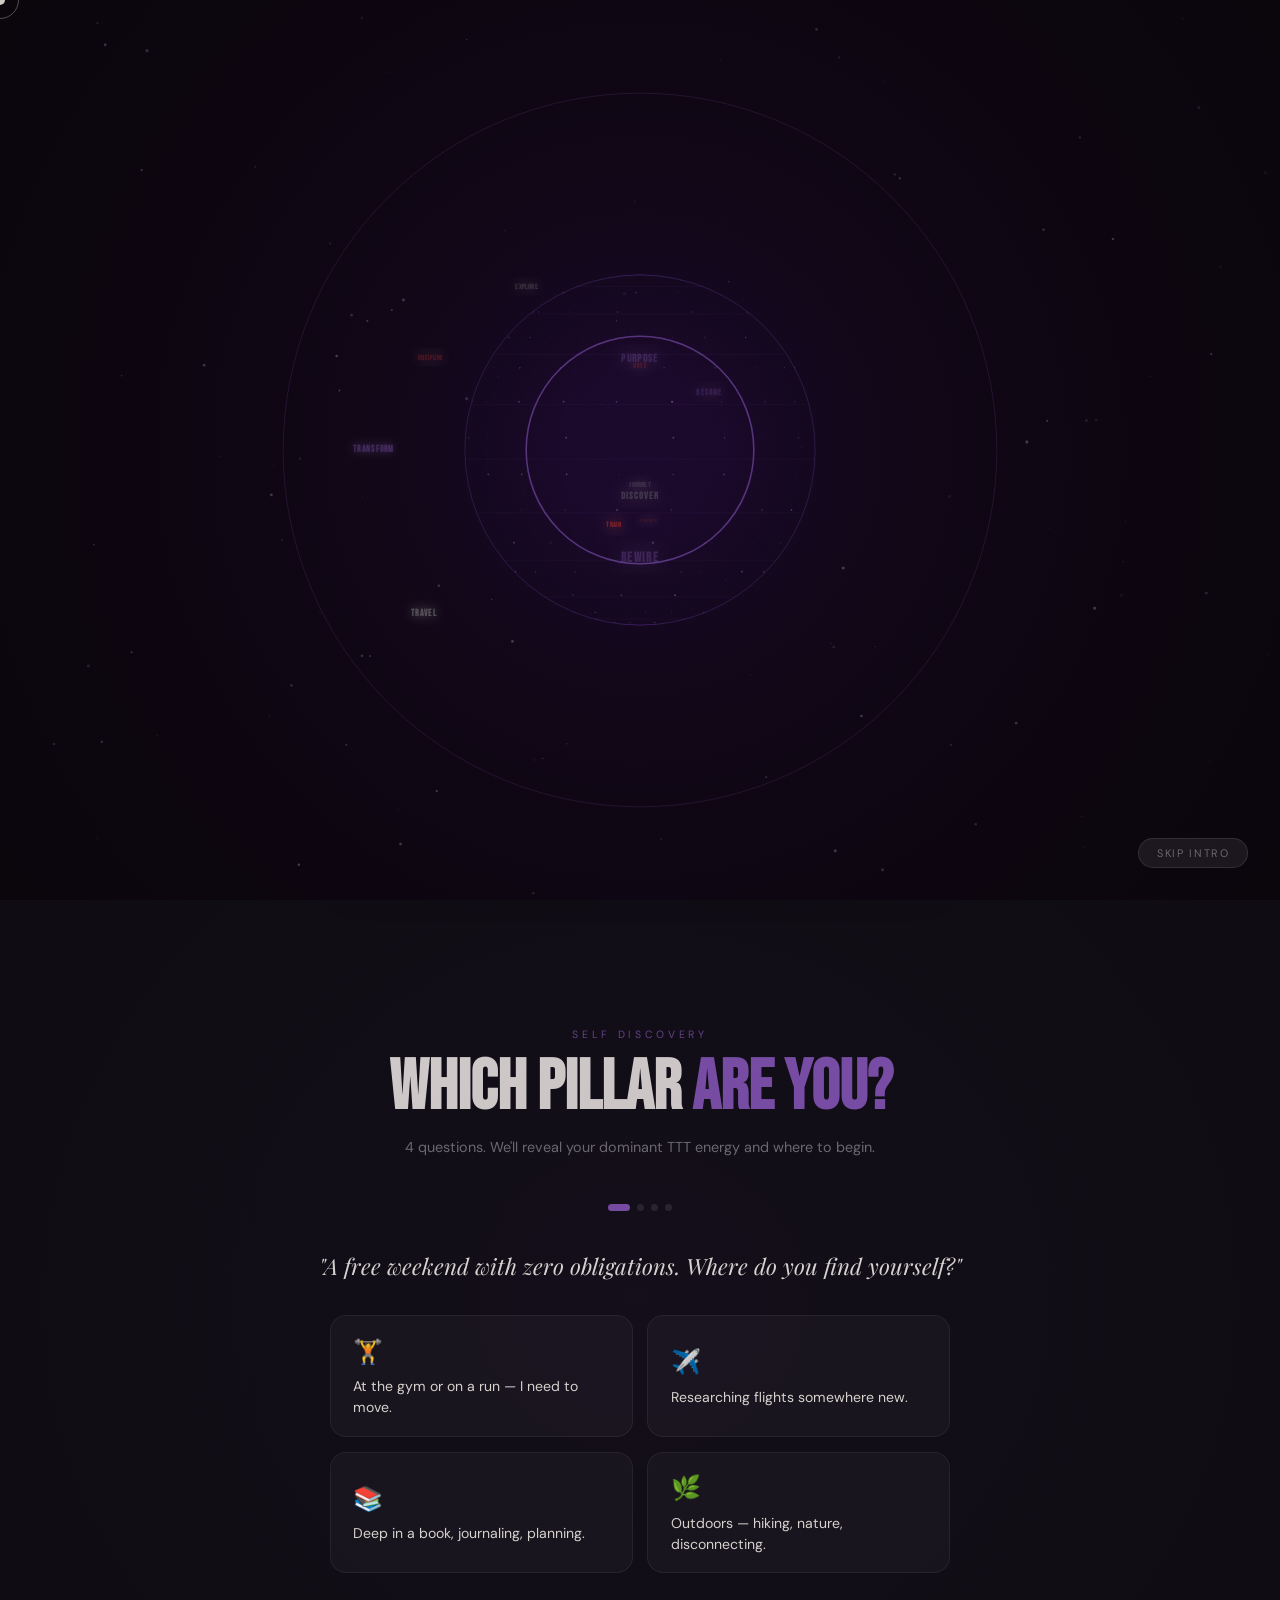
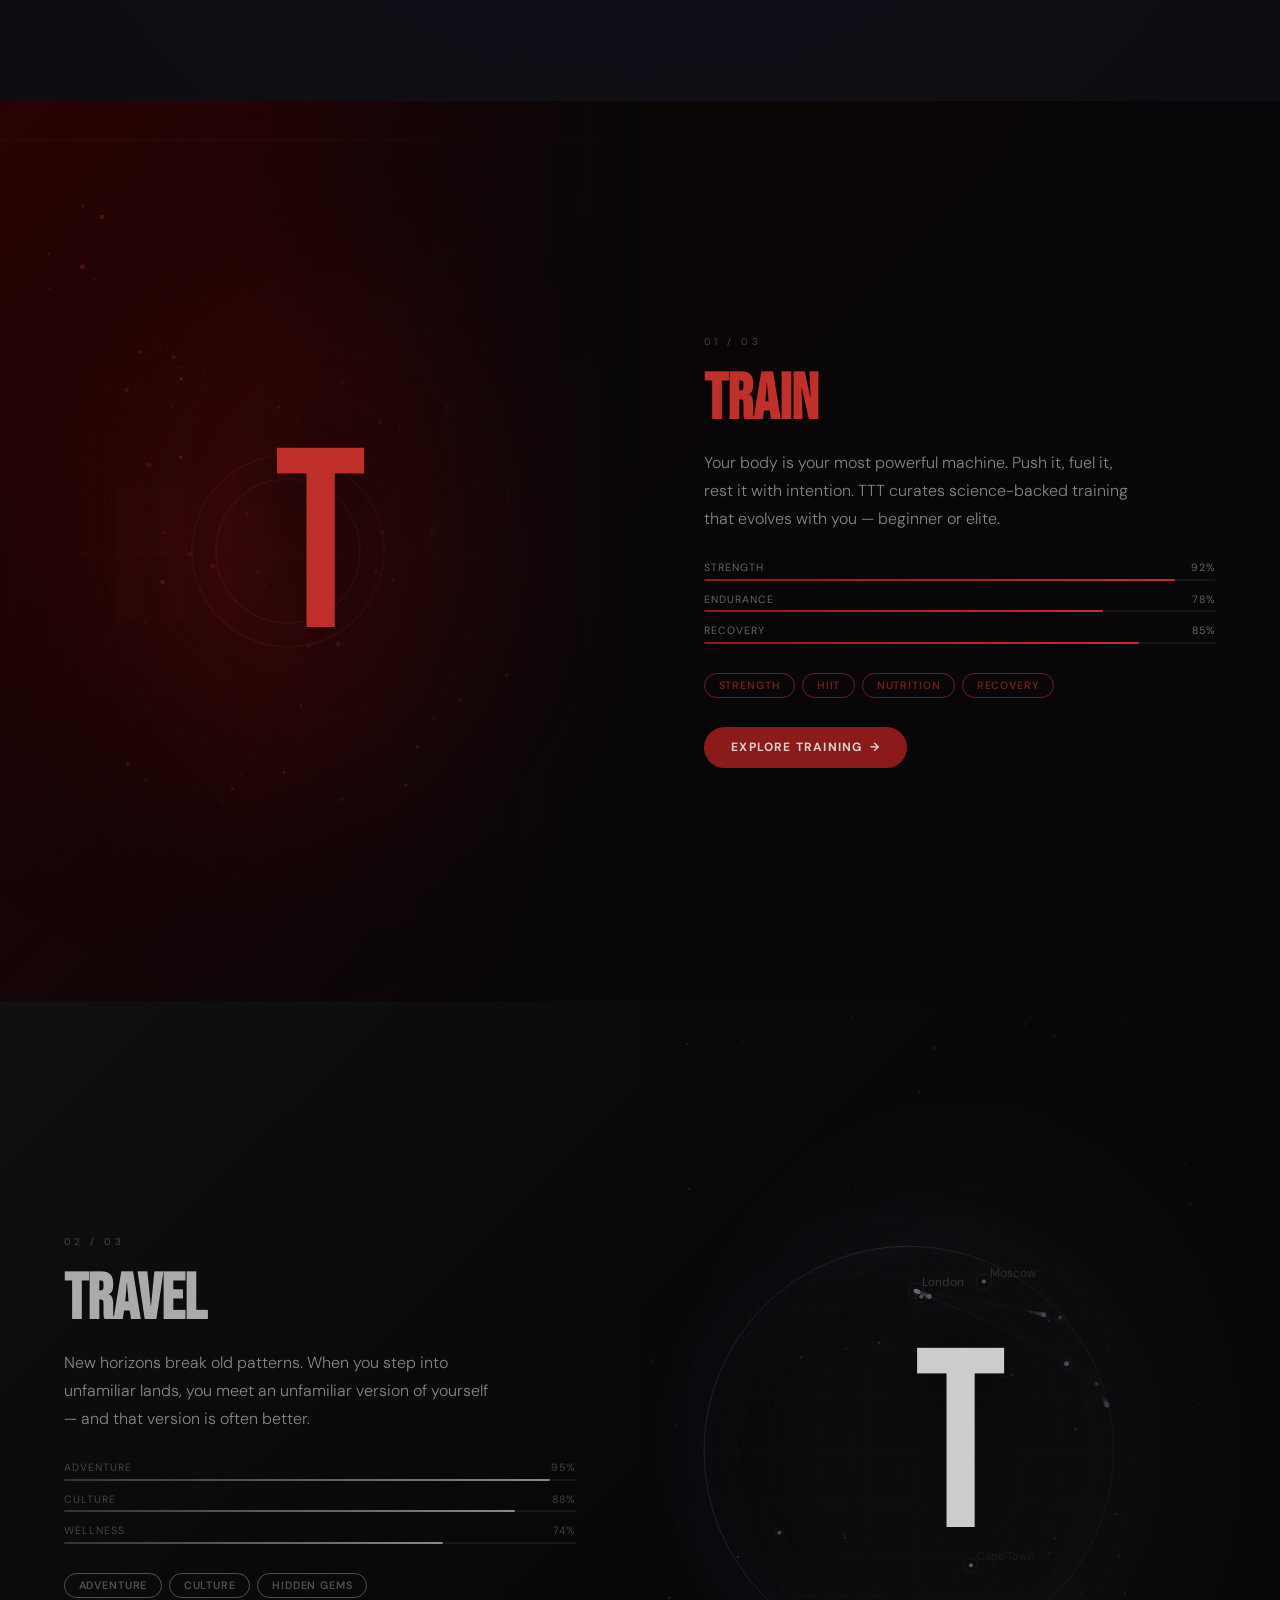
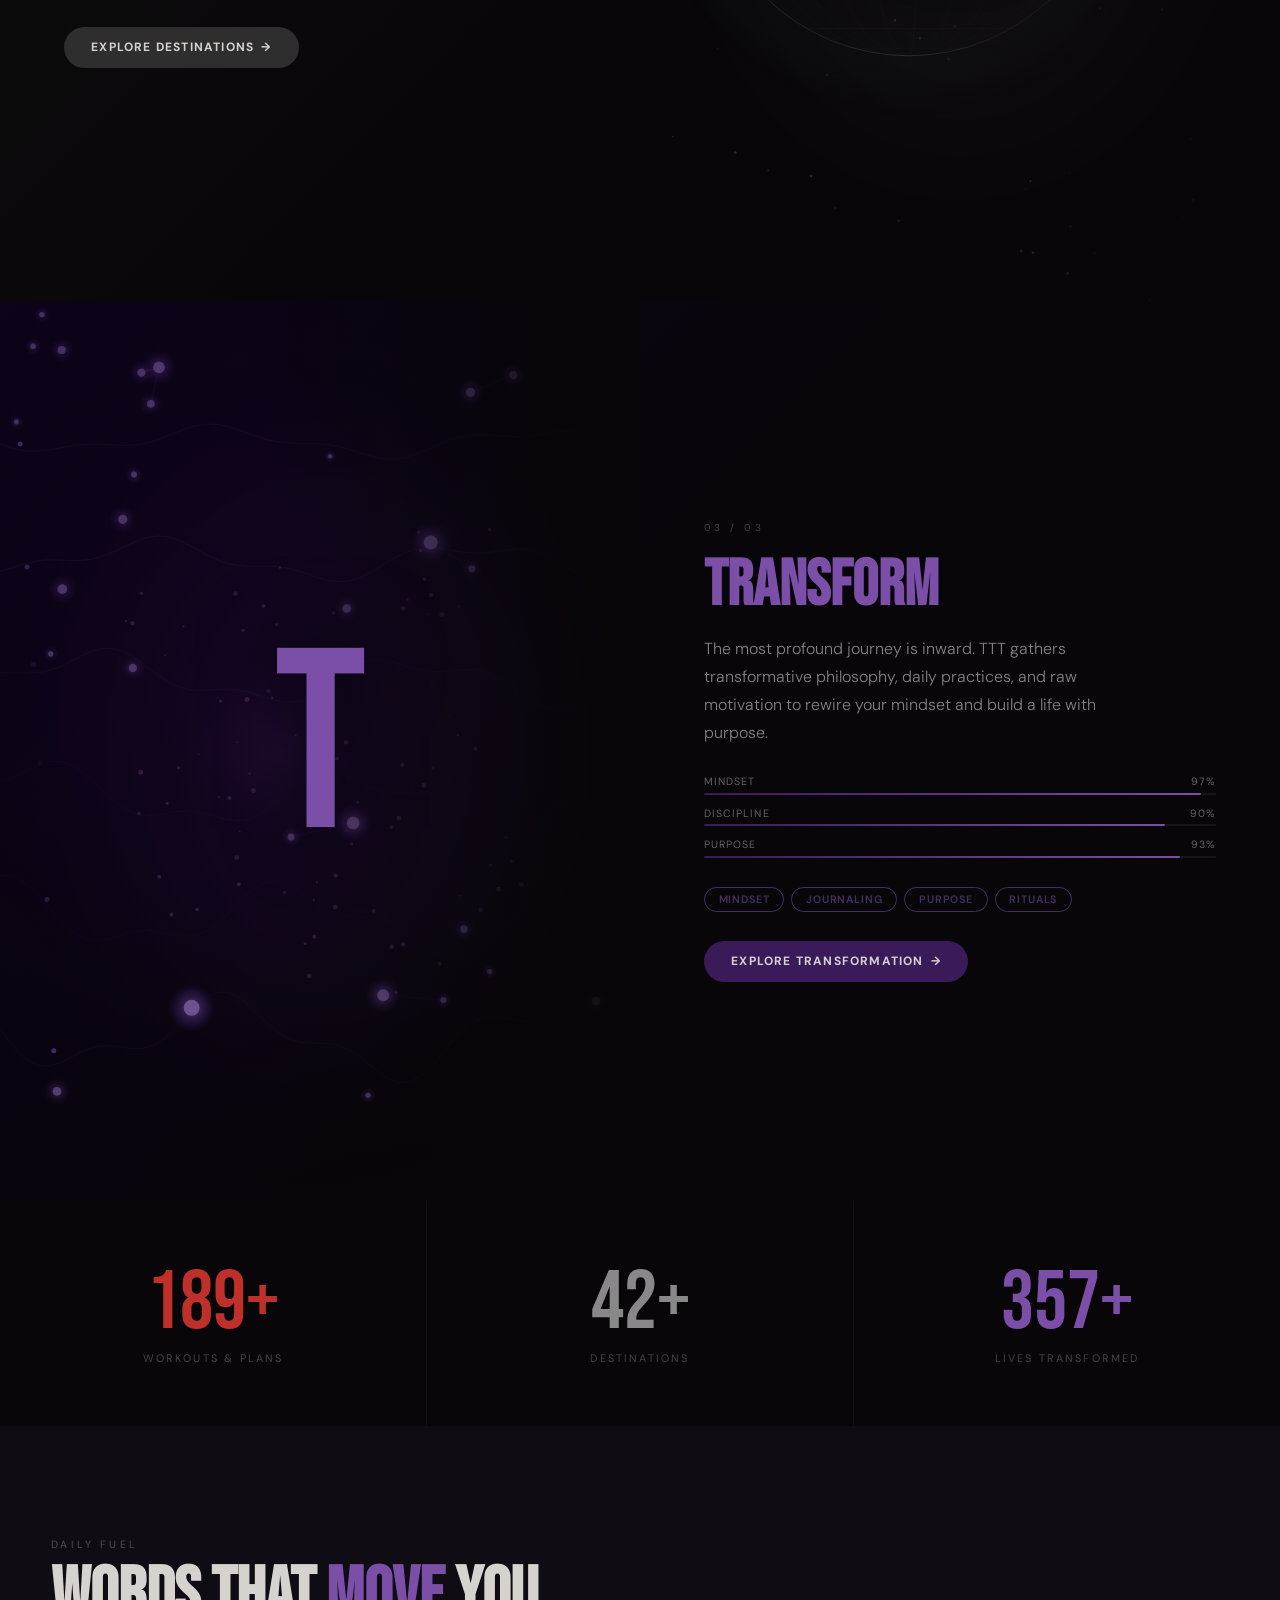
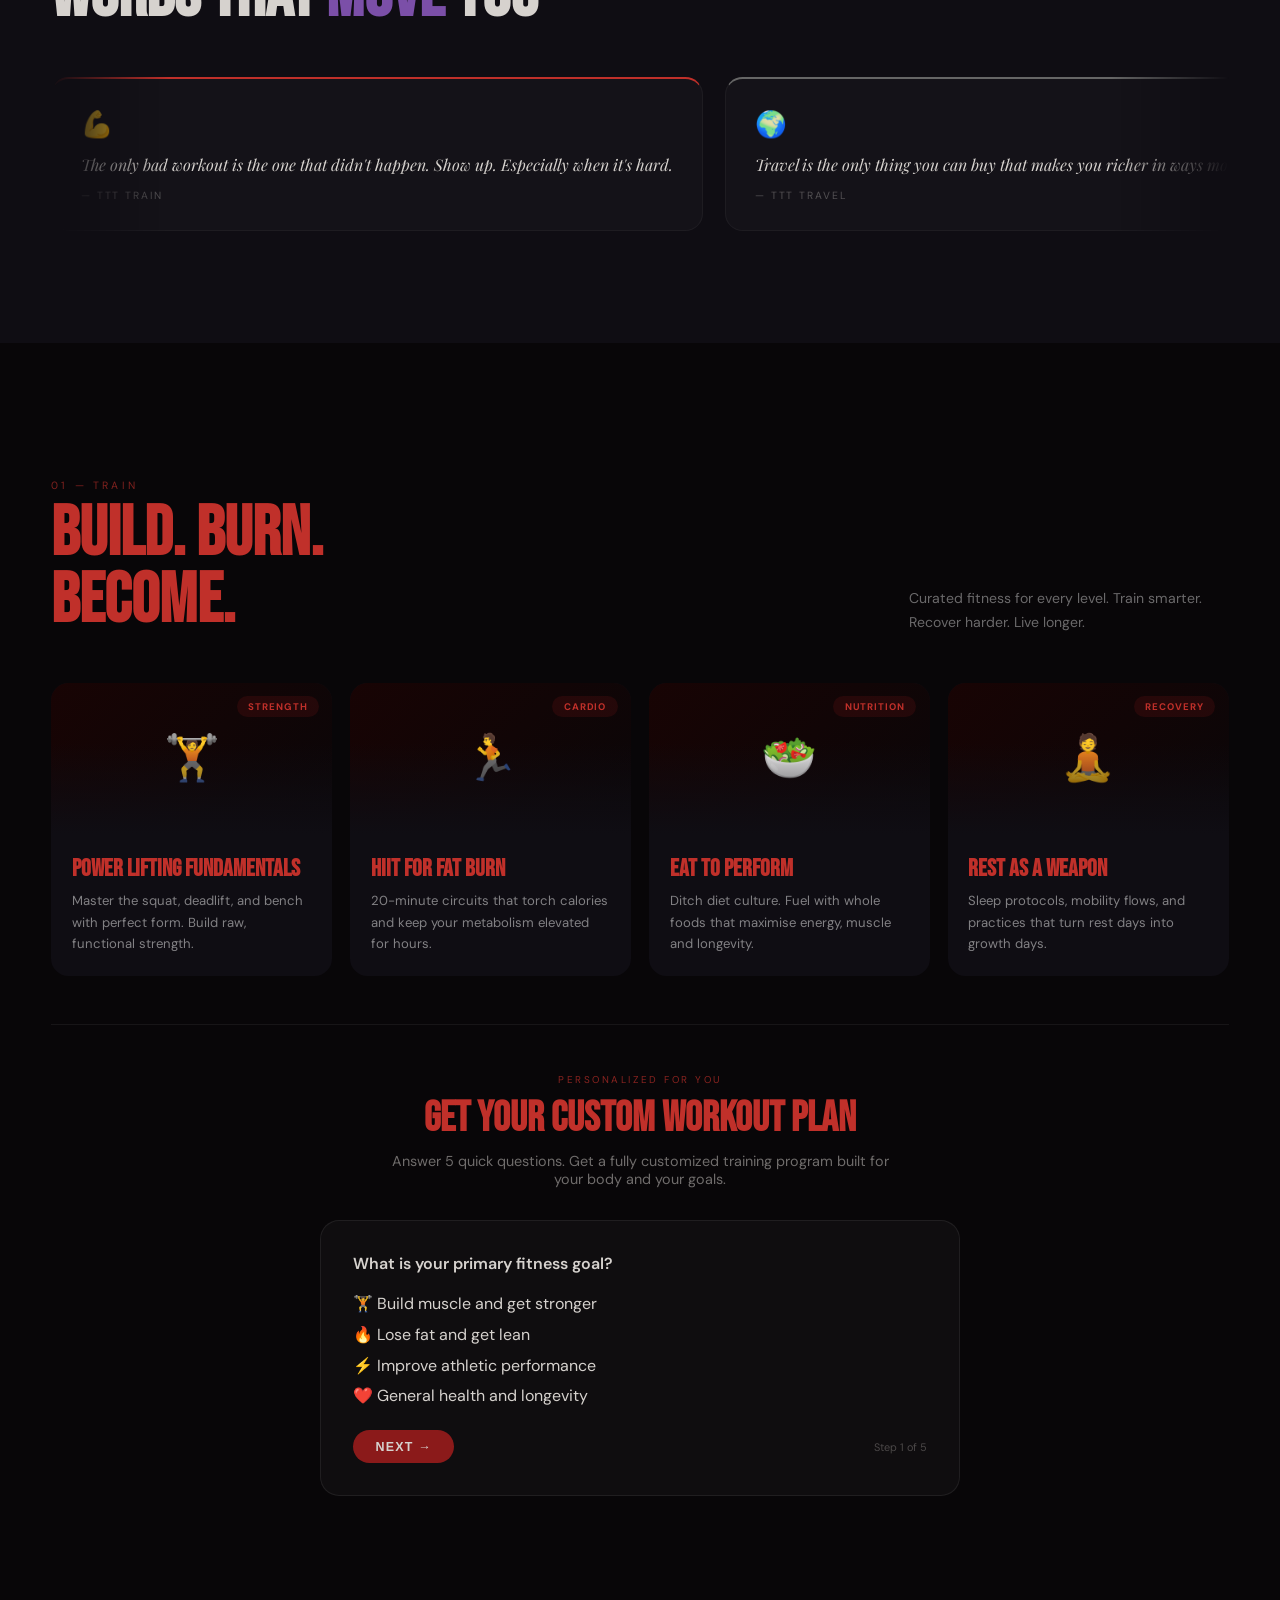
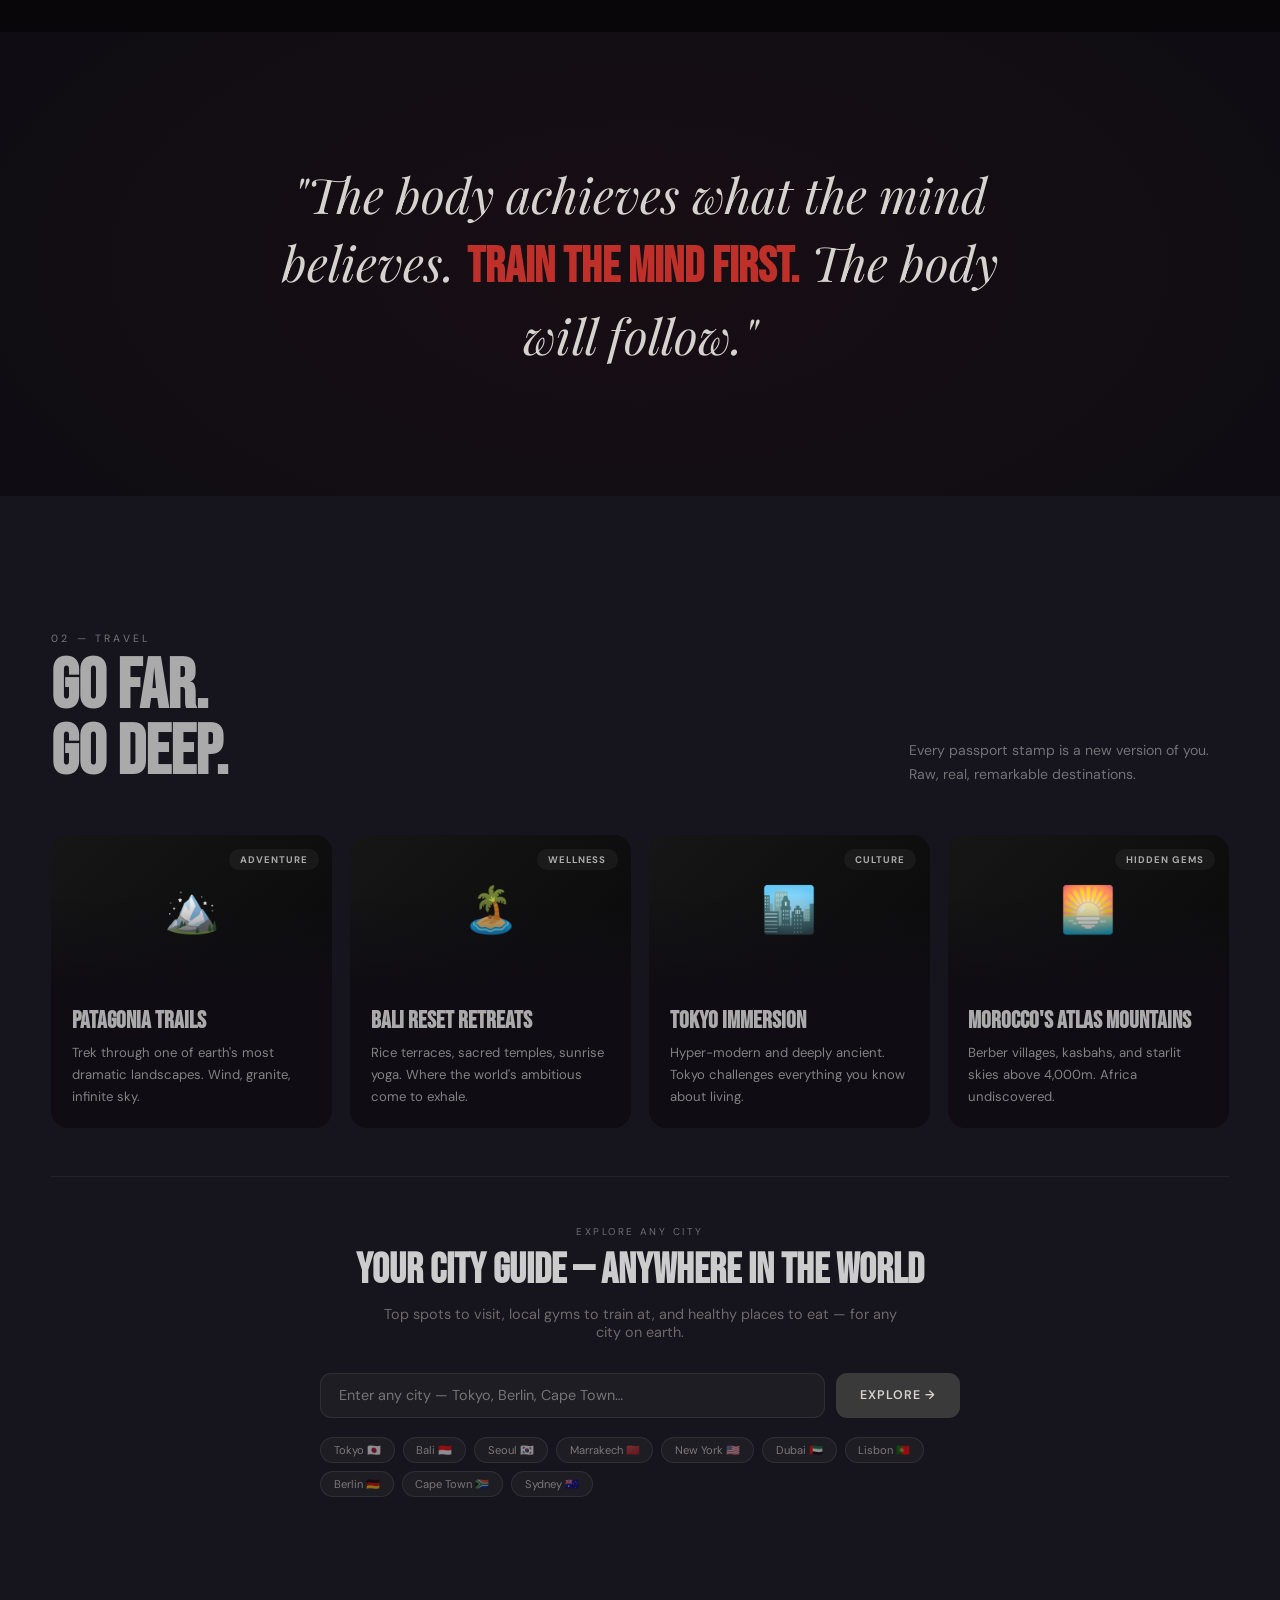
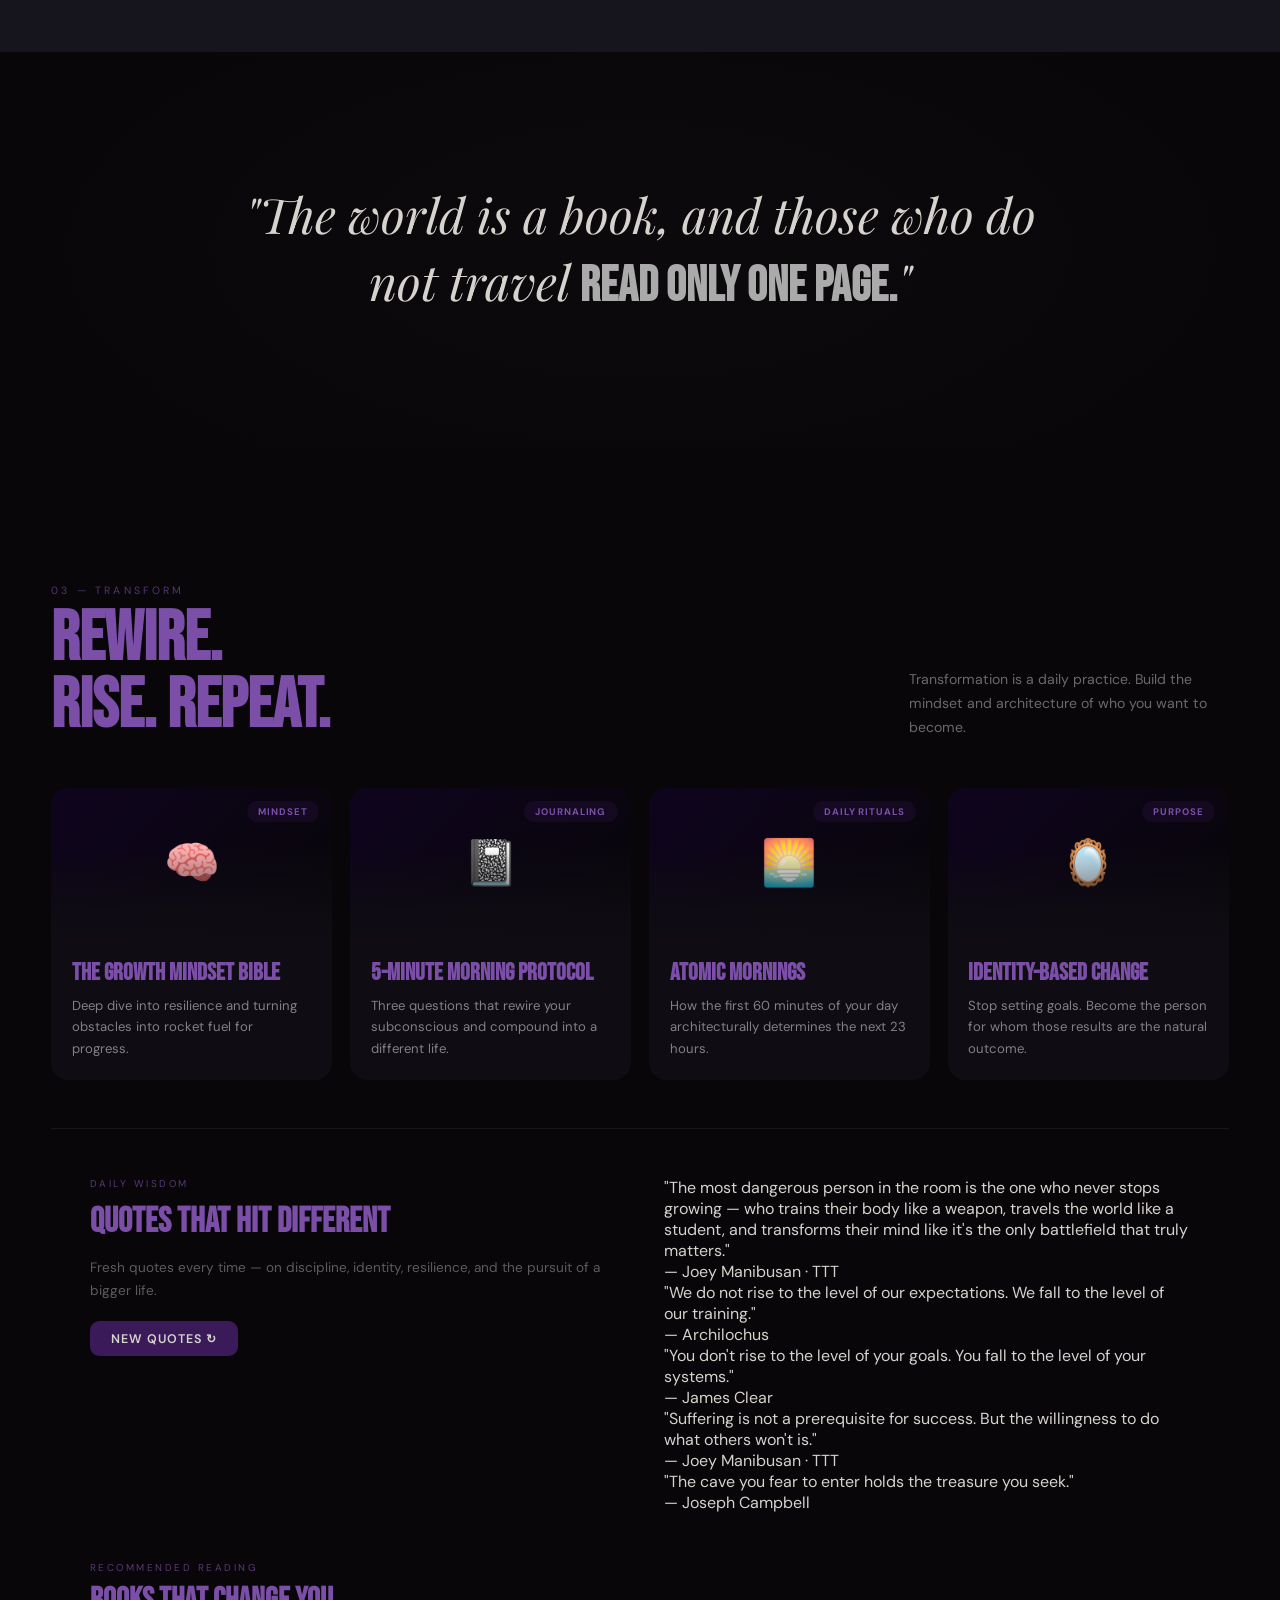
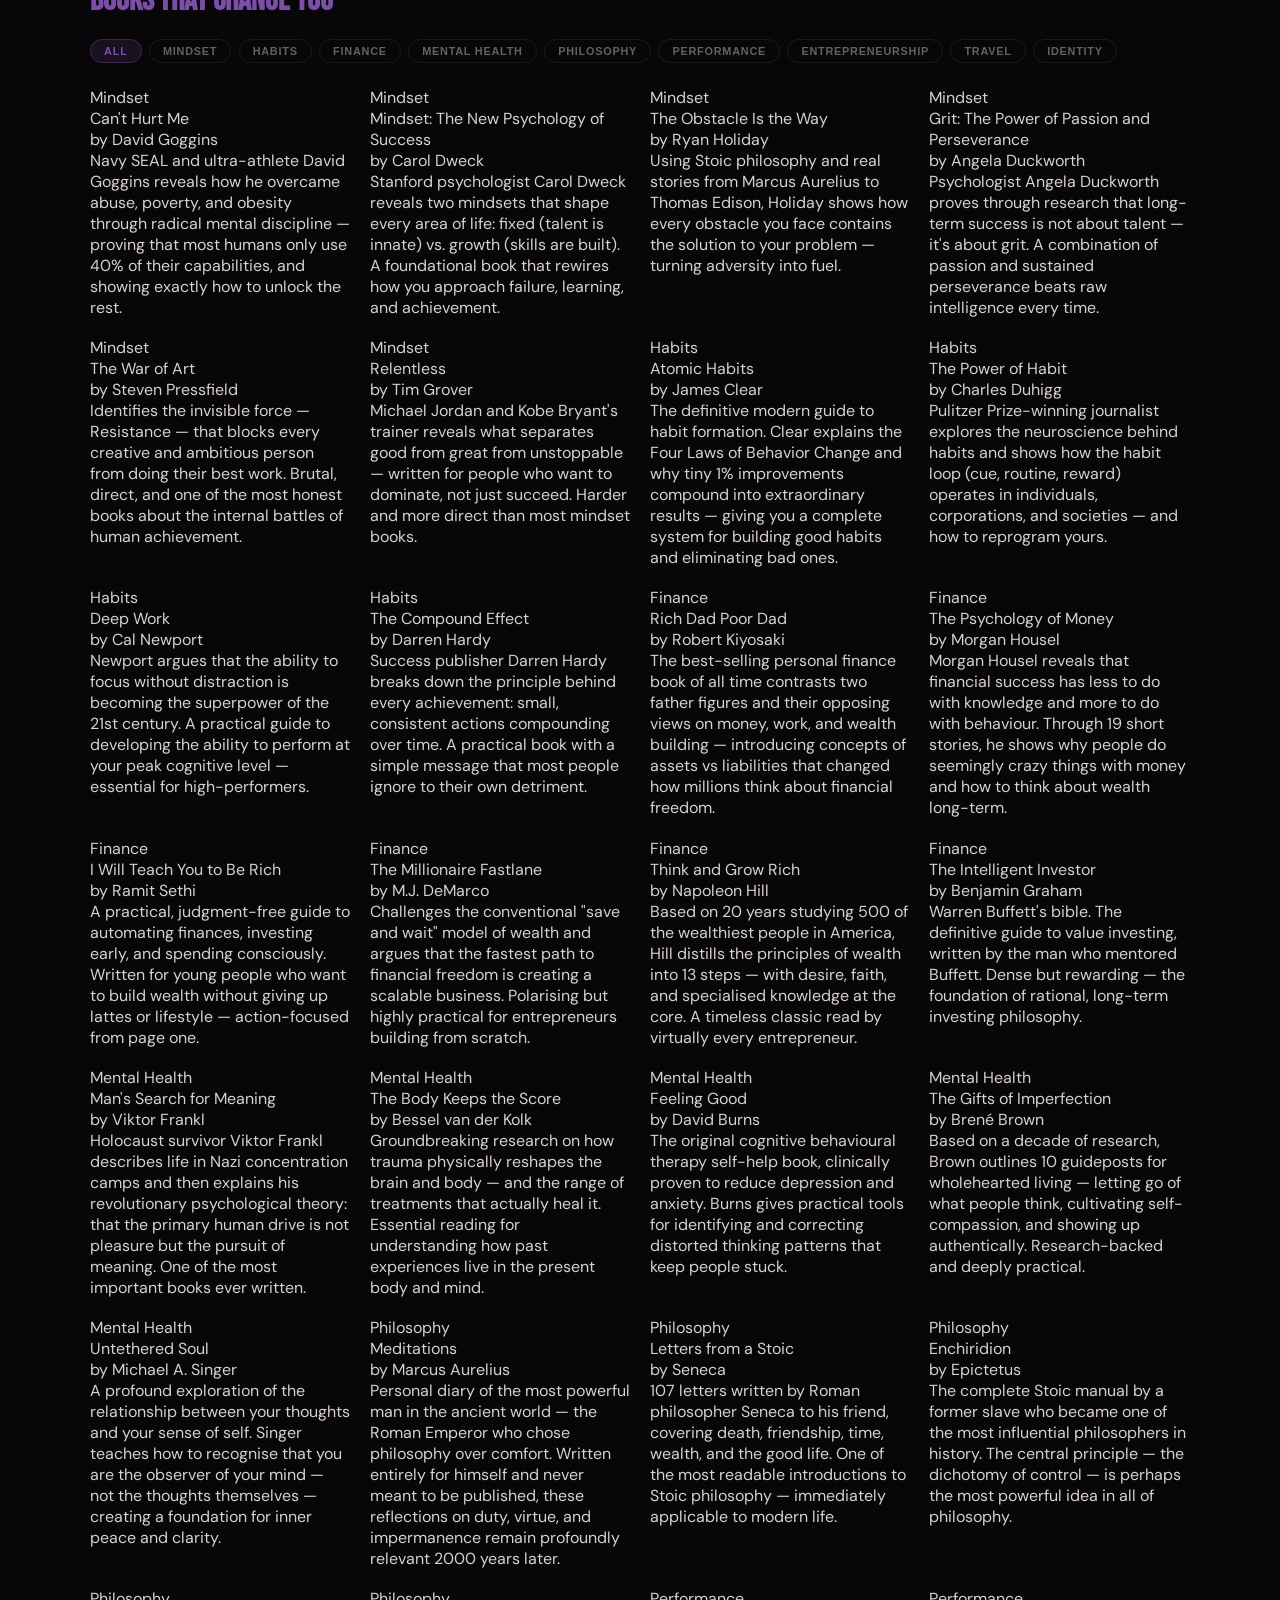
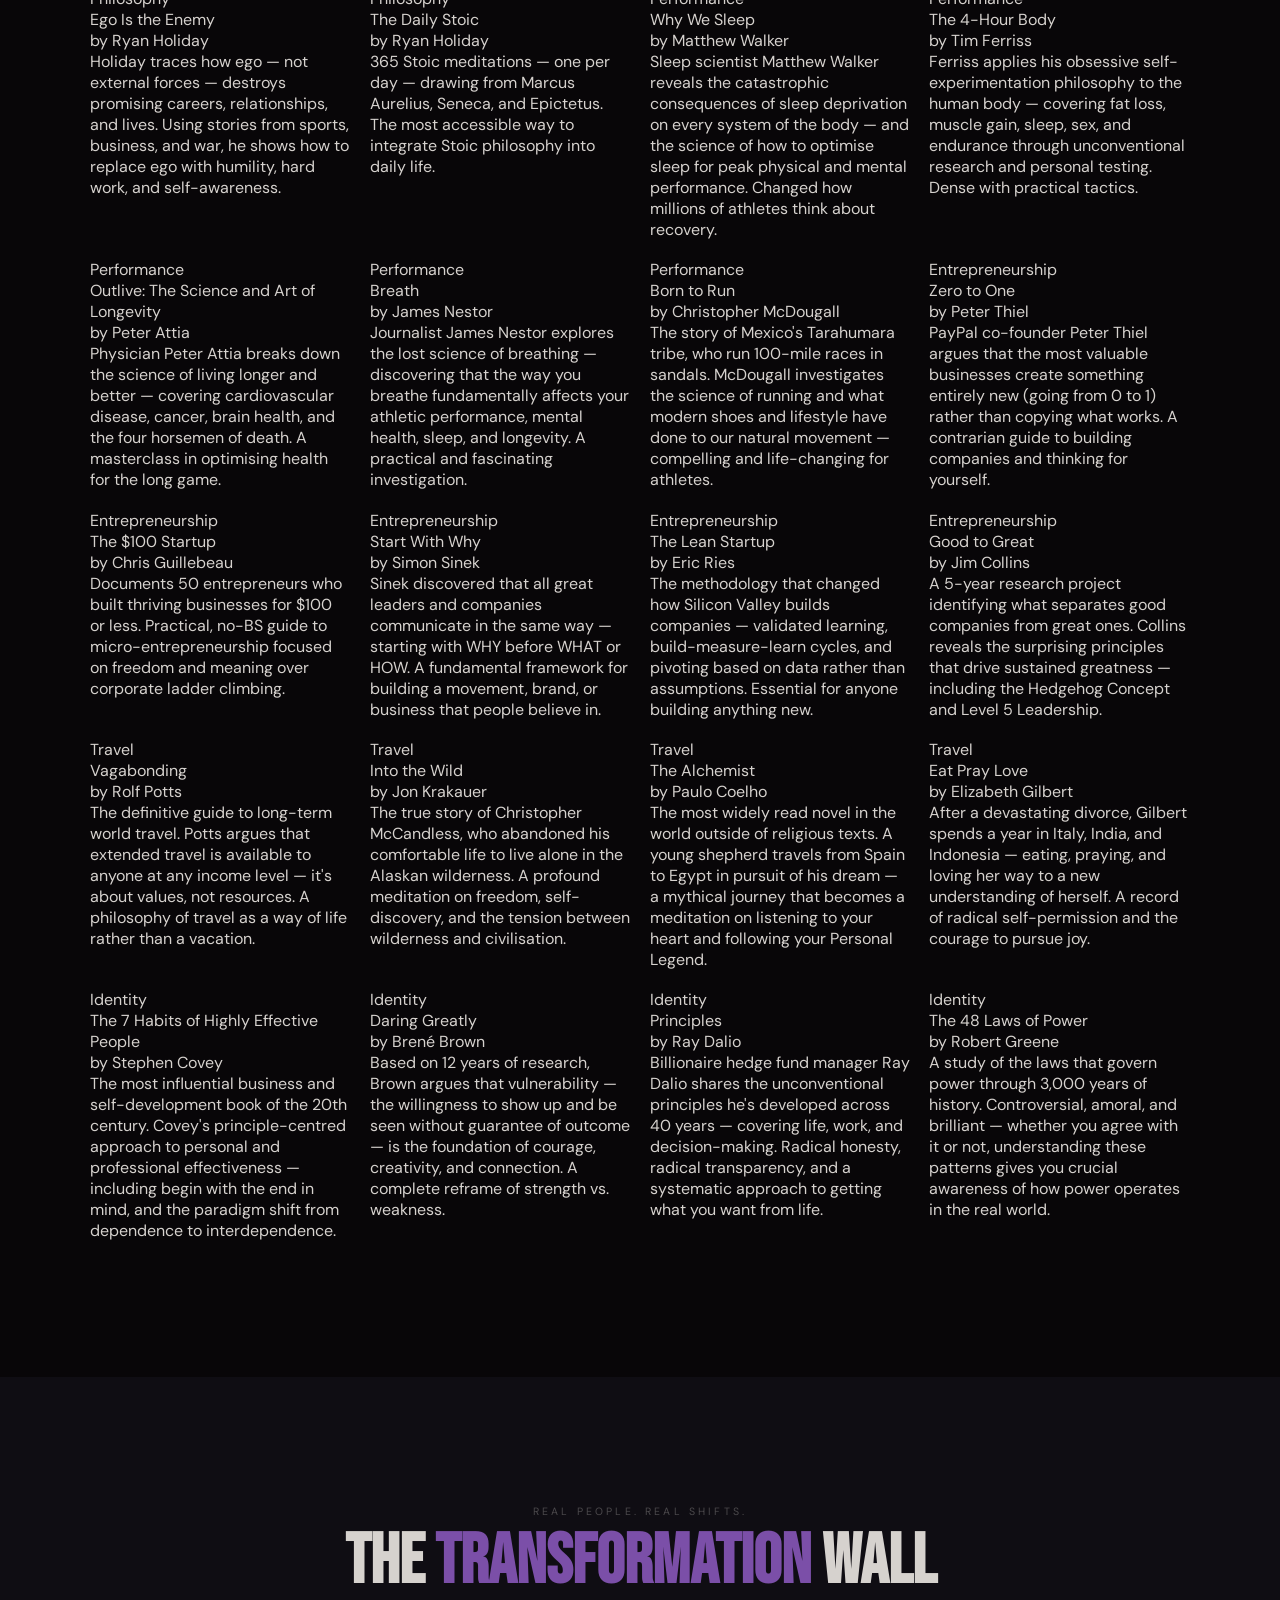
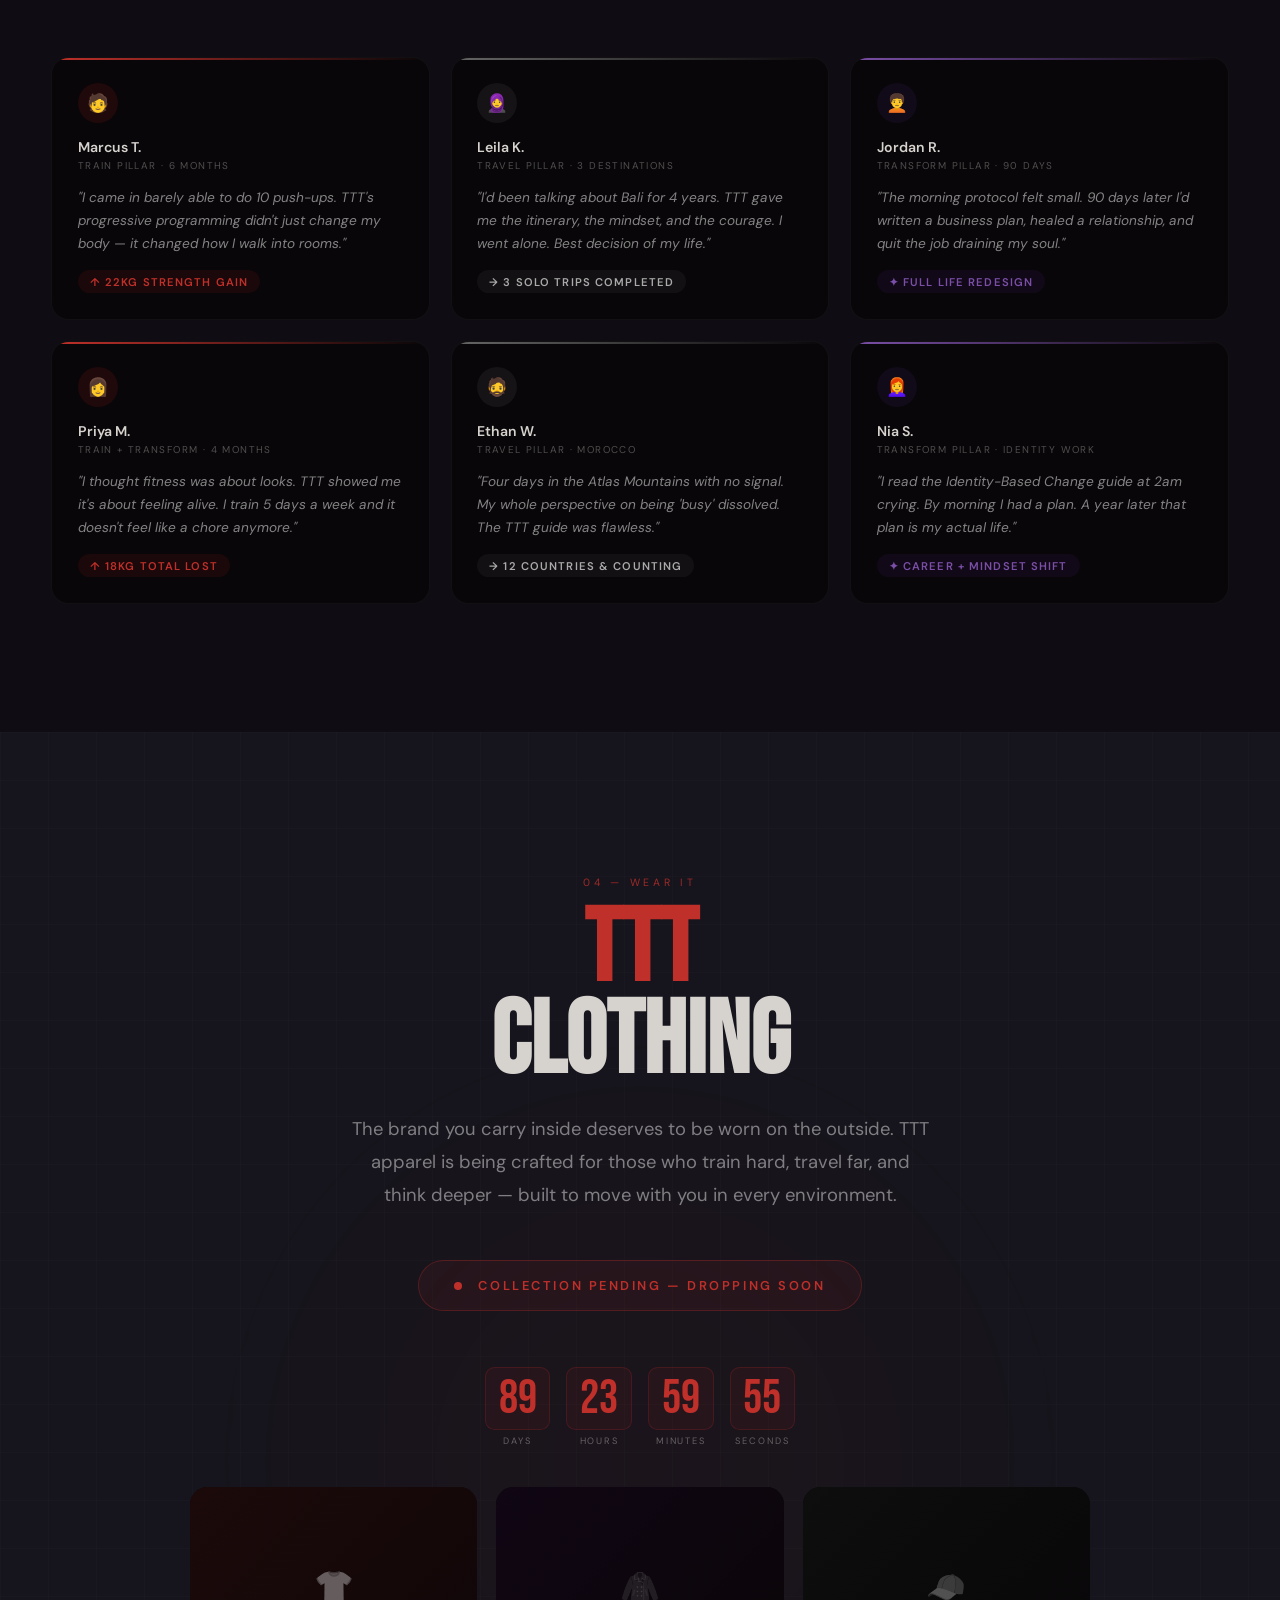
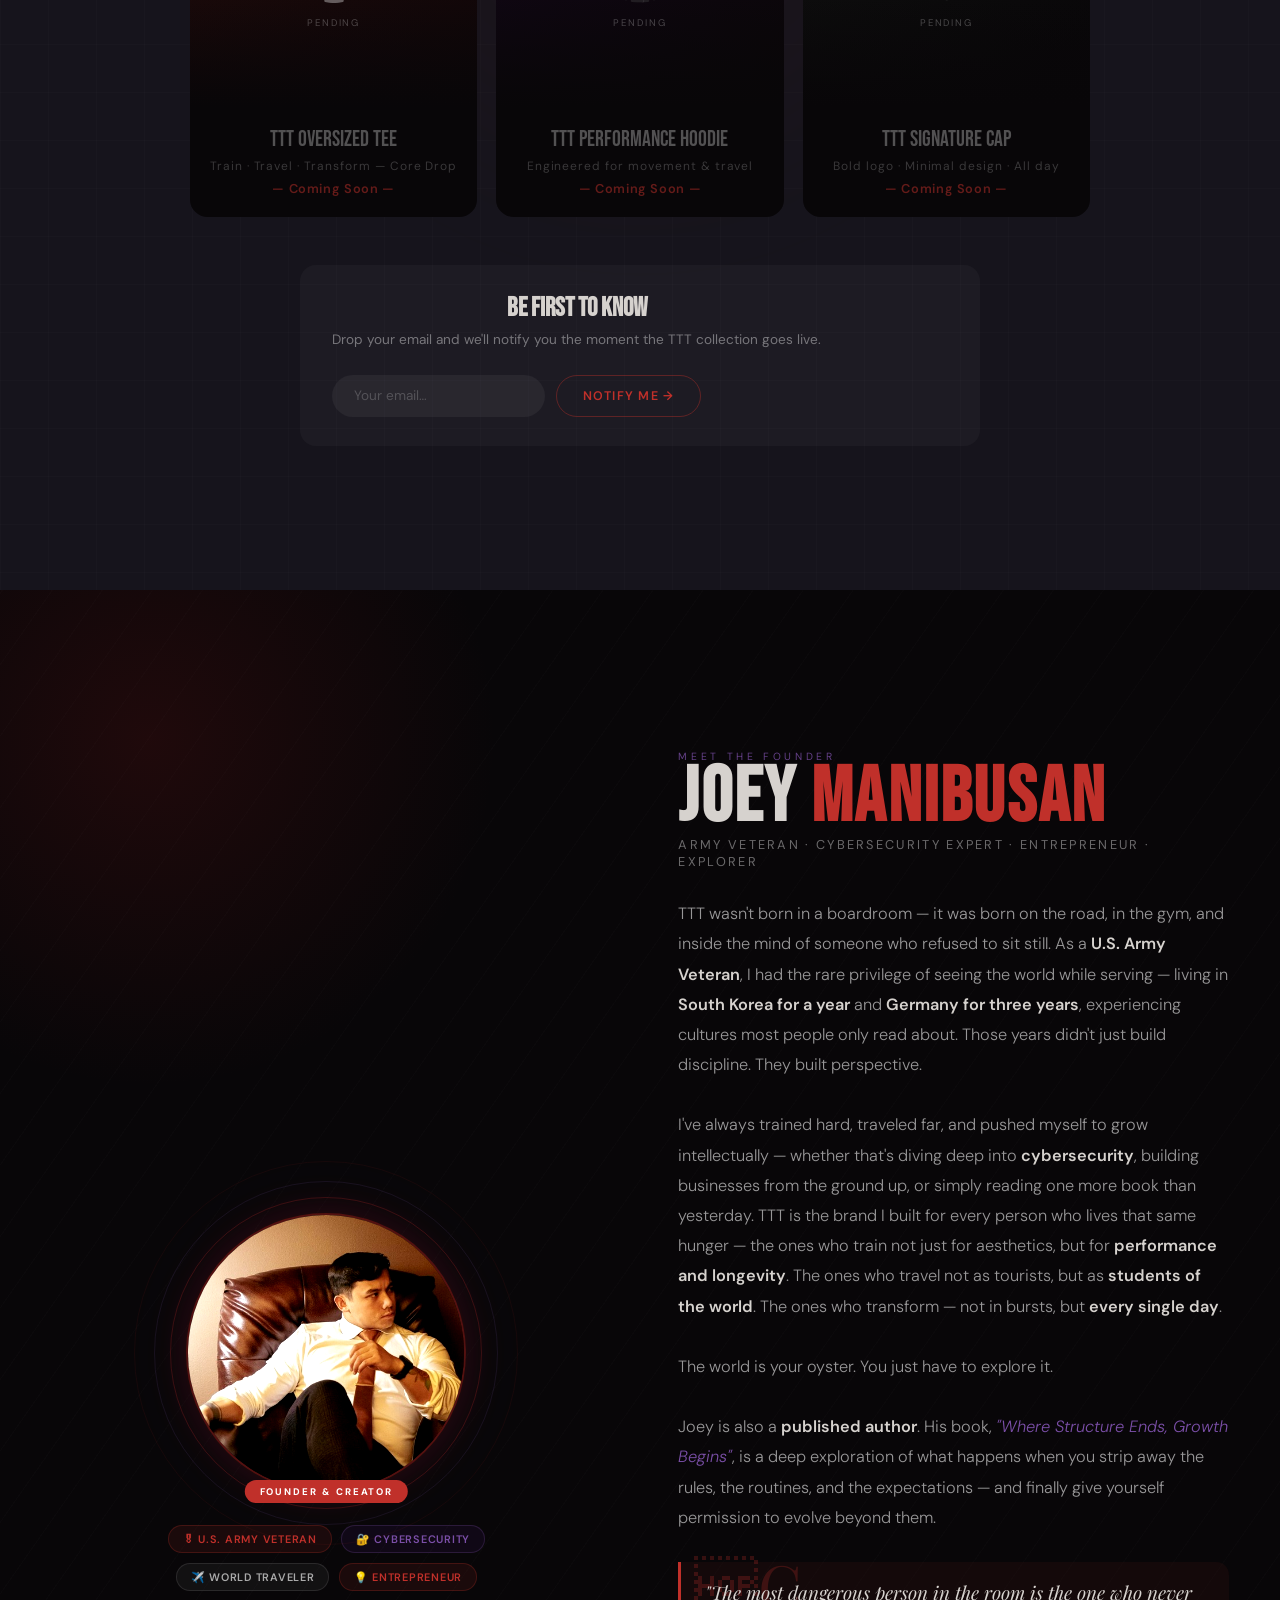
<file: index (16).html>
<!DOCTYPE html>
<html lang="en">
<head>
<meta charset="UTF-8"/>
<meta name="viewport" content="width=device-width, initial-scale=1.0"/>
<title>TTT — Train. Travel. Transform.</title>
<meta property="og:title" content="TTT — Train. Travel. Transform."/>
<meta property="og:description" content="Three pillars. One relentless pursuit of your fullest life."/>
<meta property="og:type" content="website"/>
<meta name="theme-color" content="#080608"/>
<link rel="preconnect" href="https://fonts.googleapis.com"/>
<link rel="preconnect" href="https://fonts.gstatic.com" crossorigin/>
<link href="https://fonts.googleapis.com/css2?family=Bebas+Neue&family=DM+Sans:ital,opsz,wght@0,9..40,300;0,9..40,400;0,9..40,600;1,9..40,300&family=Playfair+Display:ital@1&display=swap" rel="stylesheet"/>
<link rel="stylesheet" href="style.css"/>
</head>
<body>

<!-- SCROLL PROGRESS -->
<div id="scroll-prog"></div>

<!-- BACK TO TOP -->
<button id="back-top" onclick="window.scrollTo({top:0,behavior:'smooth'})">↑</button>

<!-- PAGE TRANSITION -->
<div id="pg-trans"></div>

<!-- MOBILE MENU -->
<div id="mobile-menu">
  <a class="mob-link ml-train" href="#pillars" onclick="closeMobMenu()">Train</a>
  <a class="mob-link ml-travel" href="#travel-sec" onclick="closeMobMenu()">Travel</a>
  <a class="mob-link ml-transform" href="#transform-sec" onclick="closeMobMenu()">Transform</a>
  <a class="mob-link" href="#quiz" onclick="closeMobMenu()">Find Your Pillar</a>
  <a class="mob-link" href="#twall" onclick="closeMobMenu()">Stories</a>
  <a class="mob-link" href="#clothing" onclick="closeMobMenu()">Clothing <span style="font-size:.5em;color:var(--red-b)">Soon</span></a>
  <a class="mob-link" href="#newsletter" onclick="closeMobMenu()">Newsletter</a>
  <a class="mob-link" href="#founder" onclick="closeMobMenu()" style="color:var(--vio-b)">Meet the Founder</a>
  <div class="mob-socials">
    <a class="mob-social" href="https://instagram.com/ttt.joey" target="_blank" rel="noopener">IG</a>
    <a class="mob-social" href="https://tiktok.com/@ttt.culture" target="_blank" rel="noopener">TT</a>
    <a class="mob-social" href="https://youtube.com" target="_blank" rel="noopener">YT</a>
  </div>
</div>

<!-- COOKIE BANNER -->
<div id="cookie">
  <p class="cookie-text">We use cookies to improve your experience. By continuing you agree to our <a href="#">privacy policy</a>.</p>
  <div class="cookie-btns">
    <button class="cookie-accept" id="cookie-ok">Accept</button>
    <button class="cookie-decline" id="cookie-no">Decline</button>
  </div>
</div>

<!-- CURSOR -->
<div id="cur-dot"></div>
<div id="cur-ring"></div>

<!-- SOUND VIS -->
<div id="sviz"><div class="sv"></div><div class="sv"></div><div class="sv"></div><div class="sv"></div><div class="sv"></div></div>

<!-- CINEMATIC INTRO -->
<div id="intro">
  <canvas id="intro-canvas"></canvas>
  <div id="intro-ttt"><span class="it1">T</span><span class="it2">T</span><span class="it3">T</span></div>
  <div id="intro-tag">Train &nbsp;·&nbsp; Travel &nbsp;·&nbsp; Transform</div>
  <div id="intro-flash"></div>
  <button id="intro-skip">Skip Intro</button>
</div>

<!-- NAV -->
<nav>
  <div class="nav-logo"><span>T</span><span>T</span><span>T</span></div>
  <ul class="nav-links">
    <li><a href="#quiz">Find Your Pillar</a></li>
    <li><a href="#pillars">Train</a></li>
    <li><a href="#travel-sec">Travel</a></li>
    <li><a href="#transform-sec">Transform</a></li>
    <li><a href="#twall">Stories</a></li>
    <li><a href="#clothing" class="nav-clothing">Clothing <span class="nav-pending">Soon</span></a></li>
    <li><a href="#founder">Founder</a></li>
  </ul>
  <button id="snd-btn"><span id="sico">♪</span><span id="slbl">Ambience</span></button>
  <button id="hamburger" aria-label="Menu"><span></span><span></span><span></span></button>
</nav>

<!-- HERO -->
<section id="hero">
  <div class="hbg"></div>
  <div class="orb o1"></div><div class="orb o2"></div><div class="orb o3"></div>
  <div class="grain"></div>
  <div class="hcon">
    <p class="hey">A movement for the bold &amp; the restless</p>
    <h1 class="htitle"><span class="t1">T</span><span class="t2">T</span><span class="t3">T</span></h1>
    <p class="hwords"><span>Train</span><span>Travel</span><span>Transform</span></p>
    <p class="hsub">Three pillars. One relentless pursuit of your fullest life. Start anywhere. Arrive everywhere.</p>
    <div class="hcta">
      <a href="#quiz" class="btn btn-vio">Find Your Pillar →</a>
      <a href="#pillars" class="btn btn-ghost">Explore All Three</a>
    </div>
  </div>
  <div class="hscroll"><div class="sline"></div><span>Scroll</span></div>
</section>

<!-- QUIZ -->
<section id="quiz">
  <div class="qdeco"></div>
  <div class="qin">
    <p class="qlbl">Self Discovery</p>
    <h2 class="qtitle">Which Pillar <span style="color:var(--vio-b)">Are You?</span></h2>
    <p class="qsub">4 questions. We'll reveal your dominant TTT energy and where to begin.</p>
    <div class="qprog" id="qprog">
      <div class="qdot cur"></div><div class="qdot"></div><div class="qdot"></div><div class="qdot"></div>
    </div>
    <div class="qstep act" data-step="0">
      <p class="qq">"A free weekend with zero obligations. Where do you find yourself?"</p>
      <div class="qopts">
        <button class="qopt qa" data-v="train"><span class="oico">🏋️</span>At the gym or on a run — I need to move.</button>
        <button class="qopt qb" data-v="travel"><span class="oico">✈️</span>Researching flights somewhere new.</button>
        <button class="qopt qc" data-v="transform"><span class="oico">📚</span>Deep in a book, journaling, planning.</button>
        <button class="qopt qb" data-v="travel"><span class="oico">🌿</span>Outdoors — hiking, nature, disconnecting.</button>
      </div>
    </div>
    <div class="qstep" data-step="1">
      <p class="qq">"What does success look like in 5 years?"</p>
      <div class="qopts">
        <button class="qopt qa" data-v="train"><span class="oico">💪</span>Peak physical shape — feeling unstoppable.</button>
        <button class="qopt qb" data-v="travel"><span class="oico">🗺️</span>20+ countries visited. Maybe lived abroad.</button>
        <button class="qopt qc" data-v="transform"><span class="oico">🧠</span>Deep clarity, purpose and inner peace.</button>
        <button class="qopt qa" data-v="train"><span class="oico">⚡</span>A life built on energy, discipline, results.</button>
      </div>
    </div>
    <div class="qstep" data-step="2">
      <p class="qq">"Which phrase hits you hardest right now?"</p>
      <div class="qopts">
        <button class="qopt qa" data-v="train"><span class="oico">🔥</span>"Your body is the only place you truly live."</button>
        <button class="qopt qb" data-v="travel"><span class="oico">🌍</span>"Not all who wander are lost."</button>
        <button class="qopt qc" data-v="transform"><span class="oico">✨</span>"You are always in the middle of becoming."</button>
        <button class="qopt qc" data-v="transform"><span class="oico">🪞</span>"The world changes when you change."</button>
      </div>
    </div>
    <div class="qstep" data-step="3">
      <p class="qq">"Your biggest challenge right now is…"</p>
      <div class="qopts">
        <button class="qopt qa" data-v="train"><span class="oico">😮‍💨</span>Staying consistent with my health.</button>
        <button class="qopt qb" data-v="travel"><span class="oico">🏡</span>Breaking routine and exploring more.</button>
        <button class="qopt qc" data-v="transform"><span class="oico">💭</span>Finding direction and quieting the noise.</button>
        <button class="qopt qa" data-v="train"><span class="oico">⏰</span>Building the discipline to show up daily.</button>
      </div>
    </div>
    <div id="qresult">
      <div class="rbadge" id="rbadge"></div>
      <p class="rdesc" id="rdesc"></p>
      <a class="btn" id="rcta" href="#train-sec">Explore Your Pillar →</a>
    </div>
  </div>
</section>

<!-- PILLARS -->
<div id="pillars">
  <!-- TRAIN: cinematic weightlifting -->
  <div class="pillar pt">
    <div class="pvis">
      <canvas class="pcanvas" id="cv-train"></canvas>
      <div class="pvid-overlay"></div>
      <div class="pglow"></div>
      <div class="pletter">T</div>
    </div>
    <div class="pinfo">
      <p class="pnum">01 / 03</p>
      <h2 class="pname">Train</h2>
      <p class="pdesc">Your body is your most powerful machine. Push it, fuel it, rest it with intention. TTT curates science-backed training that evolves with you — beginner or elite.</p>
      <div class="pbars">
        <div class="brow"><div class="blbl"><span>Strength</span><span>92%</span></div><div class="btrack"><div class="bfill" data-w="92"></div></div></div>
        <div class="brow"><div class="blbl"><span>Endurance</span><span>78%</span></div><div class="btrack"><div class="bfill" data-w="78"></div></div></div>
        <div class="brow"><div class="blbl"><span>Recovery</span><span>85%</span></div><div class="btrack"><div class="bfill" data-w="85"></div></div></div>
      </div>
      <div class="ptags"><span class="pill">Strength</span><span class="pill">HIIT</span><span class="pill">Nutrition</span><span class="pill">Recovery</span></div>
      <a href="#train-sec" class="pbtn" style="background:var(--red)">Explore Training <span class="ar">→</span></a>
    </div>
  </div>

  <!-- TRAVEL: rotating world / cities -->
  <div class="pillar pv">
    <div class="pvis">
      <canvas class="pcanvas" id="cv-travel"></canvas>
      <div class="pvid-overlay"></div>
      <div class="pglow" style="background:#444"></div>
      <div class="pletter" style="color:#ccc">T</div>
    </div>
    <div class="pinfo">
      <p class="pnum">02 / 03</p>
      <h2 class="pname" style="color:#aaa">Travel</h2>
      <p class="pdesc">New horizons break old patterns. When you step into unfamiliar lands, you meet an unfamiliar version of yourself — and that version is often better.</p>
      <div class="pbars">
        <div class="brow"><div class="blbl" style="color:#888"><span>Adventure</span><span>95%</span></div><div class="btrack"><div class="bfill" data-w="95" style="background:linear-gradient(90deg,#333,#888)"></div></div></div>
        <div class="brow"><div class="blbl" style="color:#888"><span>Culture</span><span>88%</span></div><div class="btrack"><div class="bfill" data-w="88" style="background:linear-gradient(90deg,#333,#888)"></div></div></div>
        <div class="brow"><div class="blbl" style="color:#888"><span>Wellness</span><span>74%</span></div><div class="btrack"><div class="bfill" data-w="74" style="background:linear-gradient(90deg,#333,#888)"></div></div></div>
      </div>
      <div class="ptags"><span class="pill" style="color:#888">Adventure</span><span class="pill" style="color:#888">Culture</span><span class="pill" style="color:#888">Hidden Gems</span></div>
      <a href="#travel-sec" class="pbtn" style="background:#2e2e2e">Explore Destinations <span class="ar">→</span></a>
    </div>
  </div>

  <!-- TRANSFORM: mind waves / neurology -->
  <div class="pillar px">
    <div class="pvis">
      <canvas class="pcanvas" id="cv-transform"></canvas>
      <div class="pvid-overlay"></div>
      <div class="pglow"></div>
      <div class="pletter">T</div>
    </div>
    <div class="pinfo">
      <p class="pnum">03 / 03</p>
      <h2 class="pname">Transform</h2>
      <p class="pdesc">The most profound journey is inward. TTT gathers transformative philosophy, daily practices, and raw motivation to rewire your mindset and build a life with purpose.</p>
      <div class="pbars">
        <div class="brow"><div class="blbl"><span>Mindset</span><span>97%</span></div><div class="btrack"><div class="bfill" data-w="97"></div></div></div>
        <div class="brow"><div class="blbl"><span>Discipline</span><span>90%</span></div><div class="btrack"><div class="bfill" data-w="90"></div></div></div>
        <div class="brow"><div class="blbl"><span>Purpose</span><span>93%</span></div><div class="btrack"><div class="bfill" data-w="93"></div></div></div>
      </div>
      <div class="ptags"><span class="pill">Mindset</span><span class="pill">Journaling</span><span class="pill">Purpose</span><span class="pill">Rituals</span></div>
      <a href="#transform-sec" class="pbtn" style="background:var(--vio)">Explore Transformation <span class="ar">→</span></a>
    </div>
  </div>
</div>

<!-- STATS -->
<div id="stats">
  <div class="stat"><div class="snum" data-t="500">0</div><div class="slbl">Workouts &amp; Plans</div></div>
  <div class="stat"><div class="snum" data-t="120">0</div><div class="slbl">Destinations</div></div>
  <div class="stat"><div class="snum" data-t="1000">0</div><div class="slbl">Lives Transformed</div></div>
</div>

<!-- QUOTES TICKER -->
<section id="motivation">
  <div class="mhead">
    <p class="mlbl">Daily Fuel</p>
    <h2 class="mtitle">Words that <span style="color:var(--vio-b)">Move</span> You</h2>
  </div>
  <div class="twrap">
    <div class="ticker">
      <div class="qcard qr"><div class="qico">💪</div><p class="qtxt">The only bad workout is the one that didn't happen. Show up. Especially when it's hard.</p><p class="qauth">— TTT Train</p></div>
      <div class="qcard qg"><div class="qico">🌍</div><p class="qtxt">Travel is the only thing you can buy that makes you richer in ways money can never quantify.</p><p class="qauth">— TTT Travel</p></div>
      <div class="qcard qvio"><div class="qico">✨</div><p class="qtxt">You are not who you were. You are not yet who you will become. Right now, you are becoming.</p><p class="qauth">— TTT Transform</p></div>
      <div class="qcard qr"><div class="qico">🔥</div><p class="qtxt">Discipline is not restriction. It is the highest form of self-respect — choosing who you want to be.</p><p class="qauth">— TTT Train</p></div>
      <div class="qcard qg"><div class="qico">🗺️</div><p class="qtxt">Every destination plants a seed that the world back home never could have grown in you.</p><p class="qauth">— TTT Travel</p></div>
      <div class="qcard qvio"><div class="qico">🧠</div><p class="qtxt">Your mind is the gym you live in permanently. Train it daily — your thoughts are reps in disguise.</p><p class="qauth">— TTT Transform</p></div>
      <div class="qcard qr"><div class="qico">⚡</div><p class="qtxt">Progress isn't always loud. Sometimes it's five more minutes on the treadmill with no one watching.</p><p class="qauth">— TTT Train</p></div>
      <div class="qcard qg"><div class="qico">🌄</div><p class="qtxt">The world is enormous. Your comfort zone is not. Step outside. Every direction counts.</p><p class="qauth">— TTT Travel</p></div>
      <!-- duplicate -->
      <div class="qcard qr"><div class="qico">💪</div><p class="qtxt">The only bad workout is the one that didn't happen. Show up. Especially when it's hard.</p><p class="qauth">— TTT Train</p></div>
      <div class="qcard qg"><div class="qico">🌍</div><p class="qtxt">Travel is the only thing you can buy that makes you richer in ways money can never quantify.</p><p class="qauth">— TTT Travel</p></div>
      <div class="qcard qvio"><div class="qico">✨</div><p class="qtxt">You are not who you were. You are not yet who you will become. Right now, you are becoming.</p><p class="qauth">— TTT Transform</p></div>
      <div class="qcard qr"><div class="qico">🔥</div><p class="qtxt">Discipline is not restriction. It is the highest form of self-respect — choosing who you want to be.</p><p class="qauth">— TTT Train</p></div>
      <div class="qcard qg"><div class="qico">🗺️</div><p class="qtxt">Every destination plants a seed that the world back home never could have grown in you.</p><p class="qauth">— TTT Travel</p></div>
      <div class="qcard qvio"><div class="qico">🧠</div><p class="qtxt">Your mind is the gym you live in permanently. Train it daily — your thoughts are reps in disguise.</p><p class="qauth">— TTT Transform</p></div>
      <div class="qcard qr"><div class="qico">⚡</div><p class="qtxt">Progress isn't always loud. Sometimes it's five more minutes on the treadmill with no one watching.</p><p class="qauth">— TTT Train</p></div>
      <div class="qcard qg"><div class="qico">🌄</div><p class="qtxt">The world is enormous. Your comfort zone is not. Step outside. Every direction counts.</p><p class="qauth">— TTT Travel</p></div>
    </div>
  </div>
</section>

<!-- TRAIN CONTENT -->
<section id="train-sec" class="csec bg1">
  <div class="chdr">
    <div><p class="chdr-lbl" style="color:var(--red-b)">01 — Train</p><h2 class="chdr-h" style="color:var(--red-b)">Build. Burn.<br>Become.</h2></div>
    <p class="chdr-d">Curated fitness for every level. Train smarter. Recover harder. Live longer.</p>
  </div>
  <div class="cgrid">
    <div class="card cr"><div class="ctop">🏋️</div><span class="cbadge">Strength</span><div class="cbody"><h3 class="ctitle">Power Lifting Fundamentals</h3><p class="cdesc">Master the squat, deadlift, and bench with perfect form. Build raw, functional strength.</p></div></div>
    <div class="card cr"><div class="ctop">🏃</div><span class="cbadge">Cardio</span><div class="cbody"><h3 class="ctitle">HIIT for Fat Burn</h3><p class="cdesc">20-minute circuits that torch calories and keep your metabolism elevated for hours.</p></div></div>
    <div class="card cr"><div class="ctop">🥗</div><span class="cbadge">Nutrition</span><div class="cbody"><h3 class="ctitle">Eat to Perform</h3><p class="cdesc">Ditch diet culture. Fuel with whole foods that maximise energy, muscle and longevity.</p></div></div>
    <div class="card cr"><div class="ctop">🧘</div><span class="cbadge">Recovery</span><div class="cbody"><h3 class="ctitle">Rest as a Weapon</h3><p class="cdesc">Sleep protocols, mobility flows, and practices that turn rest days into growth days.</p></div></div>
  </div>
  <!-- AI WORKOUT PLANNER -->
  <div style="margin-top:3rem;padding-top:3rem;border-top:1px solid rgba(255,255,255,.06)">
    <div style="text-align:center;margin-bottom:2rem">
      <p style="font-size:.62rem;letter-spacing:.25em;text-transform:uppercase;color:var(--red-b);opacity:.7;margin-bottom:.5rem">Personalized For You</p>
      <h3 style="font-family:var(--fd);font-size:clamp(1.8rem,4vw,2.6rem);color:var(--red-b)">Get Your Custom Workout Plan</h3>
      <p style="color:rgba(214,210,206,.5);font-size:.9rem;max-width:500px;margin:.6rem auto 0">Answer 5 quick questions. Get a fully customized training program built for your body and your goals.</p>
    </div>
    <div id="train-quiz-wrap" style="max-width:640px;margin:0 auto">
      <div id="train-quiz" style="background:rgba(255,255,255,.03);border:1px solid rgba(255,255,255,.07);border-radius:1.2rem;padding:2rem">
        <div class="tq-step active" id="tq1">
          <p style="font-size:1rem;font-weight:600;margin-bottom:1.2rem">What is your primary fitness goal?</p>
          <div style="display:flex;flex-direction:column;gap:.6rem" class="tq-opts">
            <div class="tq-opt" onclick="tqSel(this,'tq1')">🏋️ Build muscle and get stronger</div>
            <div class="tq-opt" onclick="tqSel(this,'tq1')">🔥 Lose fat and get lean</div>
            <div class="tq-opt" onclick="tqSel(this,'tq1')">⚡ Improve athletic performance</div>
            <div class="tq-opt" onclick="tqSel(this,'tq1')">❤️ General health and longevity</div>
          </div>
          <div style="display:flex;gap:.8rem;margin-top:1.5rem;align-items:center">
            <button class="pbtn" style="background:var(--red);padding:.6rem 1.4rem;font-size:.78rem" onclick="tqNext(1,5)">Next →</button>
            <span style="font-size:.68rem;color:rgba(214,210,206,.3);margin-left:auto">Step 1 of 5</span>
          </div>
        </div>
        <div class="tq-step" id="tq2" style="display:none">
          <p style="font-size:1rem;font-weight:600;margin-bottom:1.2rem">What is your current fitness level?</p>
          <div style="display:flex;flex-direction:column;gap:.6rem" class="tq-opts">
            <div class="tq-opt" onclick="tqSel(this,'tq2')">🌱 Beginner — less than 6 months</div>
            <div class="tq-opt" onclick="tqSel(this,'tq2')">💪 Intermediate — 1-3 years consistent</div>
            <div class="tq-opt" onclick="tqSel(this,'tq2')">🔥 Advanced — 3+ years, lifting heavy</div>
            <div class="tq-opt" onclick="tqSel(this,'tq2')">🏆 Athlete — competitive level</div>
          </div>
          <div style="display:flex;gap:.8rem;margin-top:1.5rem;align-items:center">
            <button class="pbtn" style="background:rgba(255,255,255,.06);color:var(--light);padding:.6rem 1.4rem;font-size:.78rem" onclick="tqPrev(2)">← Back</button>
            <button class="pbtn" style="background:var(--red);padding:.6rem 1.4rem;font-size:.78rem" onclick="tqNext(2,5)">Next →</button>
            <span style="font-size:.68rem;color:rgba(214,210,206,.3);margin-left:auto">Step 2 of 5</span>
          </div>
        </div>
        <div class="tq-step" id="tq3" style="display:none">
          <p style="font-size:1rem;font-weight:600;margin-bottom:1.2rem">How many days per week can you train?</p>
          <div style="display:flex;flex-direction:column;gap:.6rem" class="tq-opts">
            <div class="tq-opt" onclick="tqSel(this,'tq3')">3 days — solid foundation</div>
            <div class="tq-opt" onclick="tqSel(this,'tq3')">4 days — serious progress</div>
            <div class="tq-opt" onclick="tqSel(this,'tq3')">5 days — high commitment</div>
            <div class="tq-opt" onclick="tqSel(this,'tq3')">6 days — elite dedication</div>
          </div>
          <div style="display:flex;gap:.8rem;margin-top:1.5rem;align-items:center">
            <button class="pbtn" style="background:rgba(255,255,255,.06);color:var(--light);padding:.6rem 1.4rem;font-size:.78rem" onclick="tqPrev(3)">← Back</button>
            <button class="pbtn" style="background:var(--red);padding:.6rem 1.4rem;font-size:.78rem" onclick="tqNext(3,5)">Next →</button>
            <span style="font-size:.68rem;color:rgba(214,210,206,.3);margin-left:auto">Step 3 of 5</span>
          </div>
        </div>
        <div class="tq-step" id="tq4" style="display:none">
          <p style="font-size:1rem;font-weight:600;margin-bottom:1.2rem">What equipment do you have?</p>
          <div style="display:flex;flex-direction:column;gap:.6rem" class="tq-opts">
            <div class="tq-opt" onclick="tqSel(this,'tq4')">🏠 Bodyweight only</div>
            <div class="tq-opt" onclick="tqSel(this,'tq4')">🥊 Dumbbells and bands</div>
            <div class="tq-opt" onclick="tqSel(this,'tq4')">🏋️ Full commercial gym</div>
            <div class="tq-opt" onclick="tqSel(this,'tq4')">🏠🏋️ Home gym with barbells</div>
          </div>
          <div style="display:flex;gap:.8rem;margin-top:1.5rem;align-items:center">
            <button class="pbtn" style="background:rgba(255,255,255,.06);color:var(--light);padding:.6rem 1.4rem;font-size:.78rem" onclick="tqPrev(4)">← Back</button>
            <button class="pbtn" style="background:var(--red);padding:.6rem 1.4rem;font-size:.78rem" onclick="tqNext(4,5)">Next →</button>
            <span style="font-size:.68rem;color:rgba(214,210,206,.3);margin-left:auto">Step 4 of 5</span>
          </div>
        </div>
        <div class="tq-step" id="tq5" style="display:none">
          <p style="font-size:1rem;font-weight:600;margin-bottom:1.2rem">Any limitations or focus areas?</p>
          <div style="display:flex;flex-direction:column;gap:.6rem" class="tq-opts">
            <div class="tq-opt" onclick="tqSel(this,'tq5')">No limitations — full body</div>
            <div class="tq-opt" onclick="tqSel(this,'tq5')">🦵 Focus on legs and glutes</div>
            <div class="tq-opt" onclick="tqSel(this,'tq5')">💪 Focus on upper body</div>
            <div class="tq-opt" onclick="tqSel(this,'tq5')">🧠 Core and functional movement</div>
            <div class="tq-opt" onclick="tqSel(this,'tq5')">⚠️ Lower back or knee sensitivity</div>
          </div>
          <div style="display:flex;gap:.8rem;margin-top:1.5rem;align-items:center">
            <button class="pbtn" style="background:rgba(255,255,255,.06);color:var(--light);padding:.6rem 1.4rem;font-size:.78rem" onclick="tqPrev(5)">← Back</button>
            <button class="pbtn" style="background:var(--red);padding:.6rem 1.4rem;font-size:.78rem" onclick="buildWorkoutPlan()">Build My Plan →</button>
            <span style="font-size:.68rem;color:rgba(214,210,206,.3);margin-left:auto">Step 5 of 5</span>
          </div>
        </div>
      </div>
      <div id="train-result" style="display:none;background:rgba(255,255,255,.03);border:1px solid rgba(255,255,255,.07);border-radius:1.2rem;padding:2rem;margin-top:1rem">
        <div style="display:flex;align-items:center;gap:1rem;margin-bottom:1.5rem;padding-bottom:1.2rem;border-bottom:1px solid rgba(255,255,255,.07)">
          <div style="width:48px;height:48px;border-radius:50%;background:rgba(192,48,42,.15);display:flex;align-items:center;justify-content:center;font-size:1.3rem;flex-shrink:0">🏋️</div>
          <div><div style="font-family:var(--fd);font-size:1.5rem;color:var(--red-b)">Your TTT Plan</div><div style="font-size:.65rem;letter-spacing:.12em;text-transform:uppercase;color:rgba(214,210,206,.4);margin-top:.2rem">Custom built for your goals</div></div>
        </div>
        <div id="train-result-body" style="font-size:.88rem;line-height:1.78;color:rgba(214,210,206,.8)"></div>
        <button onclick="resetTQ()" style="margin-top:1.5rem;padding:.5rem 1.1rem;background:transparent;border:1px solid rgba(255,255,255,.1);border-radius:.6rem;color:rgba(214,210,206,.4);font-family:var(--fb);font-size:.75rem;cursor:pointer">← Start Over</button>
      </div>
    </div>
  </div>
</section>

<div class="qbrk" style="background:var(--mid)">
  <div class="qbg" style="background:radial-gradient(ellipse 55% 80% at 50% 50%,rgba(139,26,26,.07),transparent)"></div>
  <p class="qbtxt">"The body achieves what the mind believes. <strong style="color:var(--red-b)">Train the mind first.</strong> The body will follow."</p>
</div>

<!-- TRAVEL CONTENT -->
<section id="travel-sec" class="csec bg2">
  <div class="chdr">
    <div><p class="chdr-lbl" style="color:#aaa">02 — Travel</p><h2 class="chdr-h" style="color:#aaa">Go Far.<br>Go Deep.</h2></div>
    <p class="chdr-d">Every passport stamp is a new version of you. Raw, real, remarkable destinations.</p>
  </div>
  <div class="cgrid">
    <div class="card cg"><div class="ctop">🏔️</div><span class="cbadge">Adventure</span><div class="cbody"><h3 class="ctitle">Patagonia Trails</h3><p class="cdesc">Trek through one of earth's most dramatic landscapes. Wind, granite, infinite sky.</p></div></div>
    <div class="card cg"><div class="ctop">🏝️</div><span class="cbadge">Wellness</span><div class="cbody"><h3 class="ctitle">Bali Reset Retreats</h3><p class="cdesc">Rice terraces, sacred temples, sunrise yoga. Where the world's ambitious come to exhale.</p></div></div>
    <div class="card cg"><div class="ctop">🏙️</div><span class="cbadge">Culture</span><div class="cbody"><h3 class="ctitle">Tokyo Immersion</h3><p class="cdesc">Hyper-modern and deeply ancient. Tokyo challenges everything you know about living.</p></div></div>
    <div class="card cg"><div class="ctop">🌅</div><span class="cbadge">Hidden Gems</span><div class="cbody"><h3 class="ctitle">Morocco's Atlas Mountains</h3><p class="cdesc">Berber villages, kasbahs, and starlit skies above 4,000m. Africa undiscovered.</p></div></div>
  </div>
  <!-- AI CITY EXPLORER -->
  <div style="margin-top:3rem;padding-top:3rem;border-top:1px solid rgba(255,255,255,.06)">
    <div style="text-align:center;margin-bottom:2rem">
      <p style="font-size:.62rem;letter-spacing:.25em;text-transform:uppercase;color:#aaa;opacity:.6;margin-bottom:.5rem">Explore Any City</p>
      <h3 style="font-family:var(--fd);font-size:clamp(1.8rem,4vw,2.6rem);color:#ccc">Your City Guide — Anywhere in the World</h3>
      <p style="color:rgba(214,210,206,.45);font-size:.9rem;max-width:520px;margin:.6rem auto 0">Top spots to visit, local gyms to train at, and healthy places to eat — for any city on earth.</p>
    </div>
    <div style="max-width:640px;margin:0 auto">
      <div style="display:flex;gap:.7rem;margin-bottom:1.2rem">
        <input id="city-in" placeholder="Enter any city — Tokyo, Berlin, Cape Town…" style="flex:1;background:rgba(255,255,255,.04);border:1px solid rgba(255,255,255,.08);border-radius:.7rem;padding:.8rem 1.1rem;font-family:var(--fb);font-size:.9rem;color:var(--light);outline:none" onkeydown="if(event.key==='Enter')citySearch()"/>
        <button onclick="citySearch()" style="padding:.8rem 1.5rem;background:var(--grey);border:none;border-radius:.7rem;font-family:var(--fb);font-size:.78rem;font-weight:600;letter-spacing:.08em;text-transform:uppercase;color:var(--light);cursor:pointer;white-space:nowrap">Explore →</button>
      </div>
      <div style="display:flex;gap:.5rem;flex-wrap:wrap;margin-bottom:1.2rem">
        <span onclick="quickCitySearch('Tokyo')" style="padding:.3rem .8rem;border-radius:100px;font-size:.7rem;background:rgba(255,255,255,.04);border:1px solid rgba(255,255,255,.08);color:rgba(214,210,206,.5);cursor:pointer">Tokyo 🇯🇵</span>
        <span onclick="quickCitySearch('Bali')" style="padding:.3rem .8rem;border-radius:100px;font-size:.7rem;background:rgba(255,255,255,.04);border:1px solid rgba(255,255,255,.08);color:rgba(214,210,206,.5);cursor:pointer">Bali 🇮🇩</span>
        <span onclick="quickCitySearch('Seoul')" style="padding:.3rem .8rem;border-radius:100px;font-size:.7rem;background:rgba(255,255,255,.04);border:1px solid rgba(255,255,255,.08);color:rgba(214,210,206,.5);cursor:pointer">Seoul 🇰🇷</span>
        <span onclick="quickCitySearch('Marrakech')" style="padding:.3rem .8rem;border-radius:100px;font-size:.7rem;background:rgba(255,255,255,.04);border:1px solid rgba(255,255,255,.08);color:rgba(214,210,206,.5);cursor:pointer">Marrakech 🇲🇦</span>
        <span onclick="quickCitySearch('New York')" style="padding:.3rem .8rem;border-radius:100px;font-size:.7rem;background:rgba(255,255,255,.04);border:1px solid rgba(255,255,255,.08);color:rgba(214,210,206,.5);cursor:pointer">New York 🇺🇸</span>
        <span onclick="quickCitySearch('Dubai')" style="padding:.3rem .8rem;border-radius:100px;font-size:.7rem;background:rgba(255,255,255,.04);border:1px solid rgba(255,255,255,.08);color:rgba(214,210,206,.5);cursor:pointer">Dubai 🇦🇪</span>
        <span onclick="quickCitySearch('Lisbon')" style="padding:.3rem .8rem;border-radius:100px;font-size:.7rem;background:rgba(255,255,255,.04);border:1px solid rgba(255,255,255,.08);color:rgba(214,210,206,.5);cursor:pointer">Lisbon 🇵🇹</span>
        <span onclick="quickCitySearch('Berlin')" style="padding:.3rem .8rem;border-radius:100px;font-size:.7rem;background:rgba(255,255,255,.04);border:1px solid rgba(255,255,255,.08);color:rgba(214,210,206,.5);cursor:pointer">Berlin 🇩🇪</span>
        <span onclick="quickCitySearch('Cape Town')" style="padding:.3rem .8rem;border-radius:100px;font-size:.7rem;background:rgba(255,255,255,.04);border:1px solid rgba(255,255,255,.08);color:rgba(214,210,206,.5);cursor:pointer">Cape Town 🇿🇦</span>
        <span onclick="quickCitySearch('Sydney')" style="padding:.3rem .8rem;border-radius:100px;font-size:.7rem;background:rgba(255,255,255,.04);border:1px solid rgba(255,255,255,.08);color:rgba(214,210,206,.5);cursor:pointer">Sydney 🇦🇺</span>
      </div>
      <div id="city-result" style="display:none;background:rgba(255,255,255,.03);border:1px solid rgba(255,255,255,.07);border-left:3px solid #666;border-radius:0 1.2rem 1.2rem 0;padding:2rem">
        <div style="display:flex;align-items:center;gap:1rem;margin-bottom:1.5rem;padding-bottom:1.2rem;border-bottom:1px solid rgba(255,255,255,.07)">
          <div style="width:48px;height:48px;border-radius:50%;background:rgba(136,136,136,.12);display:flex;align-items:center;justify-content:center;font-size:1.3rem;flex-shrink:0">🌍</div>
          <div><div id="city-result-title" style="font-family:var(--fd);font-size:1.5rem;color:#ccc">City Guide</div><div style="font-size:.65rem;letter-spacing:.12em;text-transform:uppercase;color:rgba(214,210,206,.38);margin-top:.2rem">TTT Curated Recommendations</div></div>
        </div>
        <div id="city-result-body" style="font-size:.88rem;line-height:1.78;color:rgba(214,210,206,.78)"></div>
        <button onclick="document.getElementById('city-result').style.display='none';document.getElementById('city-in').value=''" style="margin-top:1.5rem;padding:.5rem 1.1rem;background:transparent;border:1px solid rgba(255,255,255,.1);border-radius:.6rem;color:rgba(214,210,206,.4);font-family:var(--fb);font-size:.75rem;cursor:pointer">← Search Another City</button>
      </div>
    </div>
  </div>
</section>

<div class="qbrk" style="background:var(--dark)">
  <div class="qbg" style="background:radial-gradient(ellipse 55% 80% at 50% 50%,rgba(80,80,80,.05),transparent)"></div>
  <p class="qbtxt">"The world is a book, and those who do not travel <strong style="color:#aaa">read only one page.</strong>"</p>
</div>

<!-- TRANSFORM CONTENT -->
<section id="transform-sec" class="csec bg1">
  <div class="chdr">
    <div><p class="chdr-lbl" style="color:var(--vio-b)">03 — Transform</p><h2 class="chdr-h" style="color:var(--vio-b)">Rewire.<br>Rise. Repeat.</h2></div>
    <p class="chdr-d">Transformation is a daily practice. Build the mindset and architecture of who you want to become.</p>
  </div>
  <div class="cgrid">
    <div class="card cv"><div class="ctop">🧠</div><span class="cbadge">Mindset</span><div class="cbody"><h3 class="ctitle">The Growth Mindset Bible</h3><p class="cdesc">Deep dive into resilience and turning obstacles into rocket fuel for progress.</p></div></div>
    <div class="card cv"><div class="ctop">📓</div><span class="cbadge">Journaling</span><div class="cbody"><h3 class="ctitle">5-Minute Morning Protocol</h3><p class="cdesc">Three questions that rewire your subconscious and compound into a different life.</p></div></div>
    <div class="card cv"><div class="ctop">🌅</div><span class="cbadge">Daily Rituals</span><div class="cbody"><h3 class="ctitle">Atomic Mornings</h3><p class="cdesc">How the first 60 minutes of your day architecturally determines the next 23 hours.</p></div></div>
    <div class="card cv"><div class="ctop">🪞</div><span class="cbadge">Purpose</span><div class="cbody"><h3 class="ctitle">Identity-Based Change</h3><p class="cdesc">Stop setting goals. Become the person for whom those results are the natural outcome.</p></div></div>
  </div>
  <!-- AI QUOTES & BOOKS -->
  <div style="margin-top:3rem;padding-top:3rem;border-top:1px solid rgba(255,255,255,.06)">
    <div style="display:grid;grid-template-columns:1fr 1fr;gap:3rem;align-items:start;max-width:1100px;margin:0 auto">
      <div>
        <p style="font-size:.62rem;letter-spacing:.25em;text-transform:uppercase;color:var(--vio-b);opacity:.7;margin-bottom:.6rem">Daily Wisdom</p>
        <h3 style="font-family:var(--fd);font-size:clamp(1.6rem,3vw,2.2rem);color:var(--vio-b);margin-bottom:.8rem">Quotes That Hit Different</h3>
        <p style="color:rgba(214,210,206,.42);font-size:.85rem;line-height:1.7;margin-bottom:1.2rem">Fresh quotes every time — on discipline, identity, resilience, and the pursuit of a bigger life.</p>
        <button onclick="loadTTTQuotes()" style="padding:.6rem 1.3rem;background:var(--vio);border:none;border-radius:.6rem;font-family:var(--fb);font-size:.78rem;font-weight:600;letter-spacing:.08em;text-transform:uppercase;color:var(--light);cursor:pointer">New Quotes ↻</button>
      </div>
      <div id="ttt-quotes-feed">
        <div style="color:rgba(214,210,206,.35);font-size:.85rem">Loading quotes...</div>
      </div>
    </div>
    <!-- Books -->
    <div style="margin-top:3rem;max-width:1100px;margin:3rem auto 0">
      <div style="margin-bottom:1.5rem">
        <p style="font-size:.62rem;letter-spacing:.25em;text-transform:uppercase;color:var(--vio-b);opacity:.7;margin-bottom:.4rem">Recommended Reading</p>
        <h3 style="font-family:var(--fd);font-size:clamp(1.5rem,3vw,2rem);color:var(--vio-b);margin-bottom:1.2rem">Books That Change You</h3>
        <div style="display:flex;gap:.45rem;flex-wrap:wrap;margin-bottom:1.2rem">
          <button class="book-filter-btn active-filter" data-genre="All" onclick="loadTTTBooks('All')" style="padding:.32rem .82rem;border-radius:100px;font-size:.68rem;font-weight:600;letter-spacing:.07em;text-transform:uppercase;border:1px solid rgba(123,79,168,.35);background:rgba(123,79,168,.15);color:var(--vio-b);cursor:pointer;transition:all .2s">All</button>
          <button class="book-filter-btn" data-genre="Mindset" onclick="loadTTTBooks('Mindset')" style="padding:.32rem .82rem;border-radius:100px;font-size:.68rem;font-weight:600;letter-spacing:.07em;text-transform:uppercase;border:1px solid rgba(255,255,255,.08);color:rgba(214,210,206,.45);cursor:pointer;transition:all .2s;background:transparent">Mindset</button>
          <button class="book-filter-btn" data-genre="Habits" onclick="loadTTTBooks('Habits')" style="padding:.32rem .82rem;border-radius:100px;font-size:.68rem;font-weight:600;letter-spacing:.07em;text-transform:uppercase;border:1px solid rgba(255,255,255,.08);color:rgba(214,210,206,.45);cursor:pointer;transition:all .2s;background:transparent">Habits</button>
          <button class="book-filter-btn" data-genre="Finance" onclick="loadTTTBooks('Finance')" style="padding:.32rem .82rem;border-radius:100px;font-size:.68rem;font-weight:600;letter-spacing:.07em;text-transform:uppercase;border:1px solid rgba(255,255,255,.08);color:rgba(214,210,206,.45);cursor:pointer;transition:all .2s;background:transparent">Finance</button>
          <button class="book-filter-btn" data-genre="Mental Health" onclick="loadTTTBooks('Mental Health')" style="padding:.32rem .82rem;border-radius:100px;font-size:.68rem;font-weight:600;letter-spacing:.07em;text-transform:uppercase;border:1px solid rgba(255,255,255,.08);color:rgba(214,210,206,.45);cursor:pointer;transition:all .2s;background:transparent">Mental Health</button>
          <button class="book-filter-btn" data-genre="Philosophy" onclick="loadTTTBooks('Philosophy')" style="padding:.32rem .82rem;border-radius:100px;font-size:.68rem;font-weight:600;letter-spacing:.07em;text-transform:uppercase;border:1px solid rgba(255,255,255,.08);color:rgba(214,210,206,.45);cursor:pointer;transition:all .2s;background:transparent">Philosophy</button>
          <button class="book-filter-btn" data-genre="Performance" onclick="loadTTTBooks('Performance')" style="padding:.32rem .82rem;border-radius:100px;font-size:.68rem;font-weight:600;letter-spacing:.07em;text-transform:uppercase;border:1px solid rgba(255,255,255,.08);color:rgba(214,210,206,.45);cursor:pointer;transition:all .2s;background:transparent">Performance</button>
          <button class="book-filter-btn" data-genre="Entrepreneurship" onclick="loadTTTBooks('Entrepreneurship')" style="padding:.32rem .82rem;border-radius:100px;font-size:.68rem;font-weight:600;letter-spacing:.07em;text-transform:uppercase;border:1px solid rgba(255,255,255,.08);color:rgba(214,210,206,.45);cursor:pointer;transition:all .2s;background:transparent">Entrepreneurship</button>
          <button class="book-filter-btn" data-genre="Travel" onclick="loadTTTBooks('Travel')" style="padding:.32rem .82rem;border-radius:100px;font-size:.68rem;font-weight:600;letter-spacing:.07em;text-transform:uppercase;border:1px solid rgba(255,255,255,.08);color:rgba(214,210,206,.45);cursor:pointer;transition:all .2s;background:transparent">Travel</button>
          <button class="book-filter-btn" data-genre="Identity" onclick="loadTTTBooks('Identity')" style="padding:.32rem .82rem;border-radius:100px;font-size:.68rem;font-weight:600;letter-spacing:.07em;text-transform:uppercase;border:1px solid rgba(255,255,255,.08);color:rgba(214,210,206,.45);cursor:pointer;transition:all .2s;background:transparent">Identity</button>
        </div>
      </div>
      <div id="ttt-books-grid" style="display:grid;grid-template-columns:repeat(auto-fill,minmax(220px,1fr));gap:1.2rem">
        <div style="color:rgba(214,210,206,.35);font-size:.85rem;grid-column:1/-1">Loading book library...</div>
      </div>
    </div>
  </div>
</section>

<!-- TRANSFORMATION WALL -->
<section id="twall">
  <div class="twh">
    <p class="twlbl">Real People. Real Shifts.</p>
    <h2 class="twtitle">The <span style="color:var(--vio-b)">Transformation</span> Wall</h2>
  </div>
  <div class="wgrid">
    <div class="wcard wr"><div class="wav">🧑</div><p class="wname">Marcus T.</p><p class="wtag">Train Pillar · 6 months</p><p class="wtext">"I came in barely able to do 10 push-ups. TTT's progressive programming didn't just change my body — it changed how I walk into rooms."</p><span class="wres">↑ 22kg Strength Gain</span></div>
    <div class="wcard wg"><div class="wav">🧕</div><p class="wname">Leila K.</p><p class="wtag">Travel Pillar · 3 destinations</p><p class="wtext">"I'd been talking about Bali for 4 years. TTT gave me the itinerary, the mindset, and the courage. I went alone. Best decision of my life."</p><span class="wres">→ 3 Solo Trips Completed</span></div>
    <div class="wcard wvio"><div class="wav">🧑‍🦱</div><p class="wname">Jordan R.</p><p class="wtag">Transform Pillar · 90 days</p><p class="wtext">"The morning protocol felt small. 90 days later I'd written a business plan, healed a relationship, and quit the job draining my soul."</p><span class="wres">✦ Full Life Redesign</span></div>
    <div class="wcard wr"><div class="wav">👩</div><p class="wname">Priya M.</p><p class="wtag">Train + Transform · 4 months</p><p class="wtext">"I thought fitness was about looks. TTT showed me it's about feeling alive. I train 5 days a week and it doesn't feel like a chore anymore."</p><span class="wres">↑ 18kg Total Lost</span></div>
    <div class="wcard wg"><div class="wav">🧔</div><p class="wname">Ethan W.</p><p class="wtag">Travel Pillar · Morocco</p><p class="wtext">"Four days in the Atlas Mountains with no signal. My whole perspective on being 'busy' dissolved. The TTT guide was flawless."</p><span class="wres">→ 12 Countries &amp; Counting</span></div>
    <div class="wcard wvio"><div class="wav">👩‍🦰</div><p class="wname">Nia S.</p><p class="wtag">Transform Pillar · Identity Work</p><p class="wtext">"I read the Identity-Based Change guide at 2am crying. By morning I had a plan. A year later that plan is my actual life."</p><span class="wres">✦ Career + Mindset Shift</span></div>
  </div>
</section>

<!-- CLOTHING — COMING SOON -->
<section id="clothing">
  <div class="cloth-bg">
    <div class="cloth-bg-grid"></div>
    <div class="cloth-bg-glow"></div>
  </div>
  <div class="cloth-inner">
    <p class="cloth-label">04 — Wear It</p>
    <h2 class="cloth-title">
      <span class="ct-ttt">TTT</span><br>Clothing
    </h2>
    <p class="cloth-sub">
      The brand you carry inside deserves to be worn on the outside. TTT apparel is being crafted for those who train hard, travel far, and think deeper — built to move with you in every environment.
    </p>

    <div class="cloth-badge">
      <div class="cloth-badge-dot"></div>
      <span class="cloth-badge-text">Collection Pending — Dropping Soon</span>
    </div>

    <!-- COUNTDOWN -->
    <div class="cloth-countdown" id="countdown">
      <div class="cd-unit"><div class="cd-num" id="cd-d">00</div><div class="cd-lbl">Days</div></div>
      <div class="cd-unit"><div class="cd-num" id="cd-h">00</div><div class="cd-lbl">Hours</div></div>
      <div class="cd-unit"><div class="cd-num" id="cd-m">00</div><div class="cd-lbl">Minutes</div></div>
      <div class="cd-unit"><div class="cd-num" id="cd-s">00</div><div class="cd-lbl">Seconds</div></div>
    </div>

    <!-- Teaser product cards -->
    <div class="cloth-cards">
      <div class="cloth-card">
        <div class="cloth-card-img cc-bg1">
          <div class="cloth-lock">
            <span class="cloth-lock-ico">👕</span>
            <span class="cloth-lock-lbl">Pending</span>
          </div>
        </div>
        <div class="cloth-card-body">
          <div class="cloth-card-name">TTT Oversized Tee</div>
          <div class="cloth-card-detail">Train · Travel · Transform — Core Drop</div>
          <div class="cloth-card-price">— Coming Soon —</div>
        </div>
      </div>
      <div class="cloth-card">
        <div class="cloth-card-img cc-bg2">
          <div class="cloth-lock">
            <span class="cloth-lock-ico">🧥</span>
            <span class="cloth-lock-lbl">Pending</span>
          </div>
        </div>
        <div class="cloth-card-body">
          <div class="cloth-card-name">TTT Performance Hoodie</div>
          <div class="cloth-card-detail">Engineered for movement & travel</div>
          <div class="cloth-card-price">— Coming Soon —</div>
        </div>
      </div>
      <div class="cloth-card">
        <div class="cloth-card-img cc-bg3">
          <div class="cloth-lock">
            <span class="cloth-lock-ico">🧢</span>
            <span class="cloth-lock-lbl">Pending</span>
          </div>
        </div>
        <div class="cloth-card-body">
          <div class="cloth-card-name">TTT Signature Cap</div>
          <div class="cloth-card-detail">Bold logo · Minimal design · All day</div>
          <div class="cloth-card-price">— Coming Soon —</div>
        </div>
      </div>
    </div>

    <!-- Notify me form -->
    <div class="cloth-notify">
      <div class="cloth-notify-text">
        <h3>Be First to Know</h3>
        <p>Drop your email and we'll notify you the moment the TTT collection goes live.</p>
      </div>
      <div>
        <div class="cloth-notify-form">
          <input class="cloth-notify-input" id="cloth-email" type="email" placeholder="Your email…"/>
          <button class="btn-red-outline" id="cloth-notify-btn">Notify Me →</button>
        </div>
        <p class="cloth-notify-ok" id="cloth-ok">✦ You're on the list. We'll be in touch.</p>
      </div>
    </div>
  </div>
</section>


<!-- ══════════════════════════════════════════
     MEET THE FOUNDER
══════════════════════════════════════════ -->
<section id="founder">
  <div class="founder-bg">
    <div class="founder-orb-r"></div>
    <div class="founder-orb-v"></div>
  </div>
  <div class="founder-inner">

    <!-- LEFT: Avatar + Badges + Stats -->
    <div class="founder-left">
      <div class="founder-avatar-wrap">
        <div class="founder-ring"></div>
        <div class="founder-ring"></div>
        <div class="founder-ring"></div>
        <img id="founder-photo" src="[data-uri]"
          alt="Joey Manibusan — Founder of TTT"
          style="width:280px;height:280px;object-fit:cover;object-position:center top;filter:brightness(1.06) contrast(1.1) saturate(1.08);
                 border-radius:50%;display:block;position:relative;z-index:2;
                 border:2px solid rgba(192,48,42,.35);
                 box-shadow:0 0 40px rgba(192,48,42,.18),0 0 80px rgba(59,26,90,.12)"/>
        <div class="founder-avatar-label">Founder &amp; Creator</div>
      </div>

      <div class="founder-badges">
        <span class="fbadge fbadge-r">🎖 U.S. Army Veteran</span>
        <span class="fbadge fbadge-v">🔐 Cybersecurity</span>
        <span class="fbadge fbadge-g">✈️ World Traveler</span>
        <span class="fbadge fbadge-r">💡 Entrepreneur</span>
        <span class="fbadge fbadge-v">📚 Lifelong Learner</span>
        <span class="fbadge fbadge-g">💪 Fitness Driven</span>
        <span class="fbadge fbadge-v">✍️ Published Author</span>
      </div>

      <div class="founder-stats">
        <div class="fstat">
          <div class="fstat-num" style="color:var(--red-b)">20+</div>
          <div class="fstat-lbl">Countries Explored</div>
        </div>
        <div class="fstat">
          <div class="fstat-num" style="color:#aaa">4+</div>
          <div class="fstat-lbl">Years Living Abroad</div>
        </div>
        <div class="fstat">
          <div class="fstat-num" style="color:var(--vio-b)">1</div>
          <div class="fstat-lbl">Brand. Built Daily.</div>
        </div>
      </div>
    </div>

    <!-- RIGHT: Story + Quote + Mission + Socials -->
    <div class="founder-right">
      <div>
        <p class="founder-label">Meet the Founder</p>
        <h2 class="founder-name">
          <span class="fn-first">Joey </span><span class="fn-last">Manibusan</span>
        </h2>
        <p class="founder-title">Army Veteran · Cybersecurity Expert · Entrepreneur · Explorer</p>
      </div>

      <p class="founder-story">
        TTT wasn't born in a boardroom — it was born on the road, in the gym, and inside the mind of someone who refused to sit still. As a <strong>U.S. Army Veteran</strong>, I had the rare privilege of seeing the world while serving — living in <strong>South Korea for a year</strong> and <strong>Germany for three years</strong>, experiencing cultures most people only read about. Those years didn't just build discipline. They built perspective.
        <br/><br/>
        I've always trained hard, traveled far, and pushed myself to grow intellectually — whether that's diving deep into <strong>cybersecurity</strong>, building businesses from the ground up, or simply reading one more book than yesterday. TTT is the brand I built for every person who lives that same hunger — the ones who train not just for aesthetics, but for <strong>performance and longevity</strong>. The ones who travel not as tourists, but as <strong>students of the world</strong>. The ones who transform — not in bursts, but <strong>every single day</strong>.
        <br/><br/>
        The world is your oyster. You just have to explore it.
        <br/><br/>
        Joey is also a <strong>published author</strong>. His book, <em style="color:var(--vio-b);font-style:italic">"Where Structure Ends, Growth Begins"</em>, is a deep exploration of what happens when you strip away the rules, the routines, and the expectations — and finally give yourself permission to evolve beyond them.
      </p>

      <div class="founder-quote">
        <p class="founder-quote-text">
          "The most dangerous person in the room is the one who never stops growing — who trains their body like a weapon, travels the world like a student, and transforms their mind like it's the only battlefield that truly matters."
        </p>
        <p class="founder-quote-attr">— Joey Manibusan, Founder of TTT</p>
      </div>

      <div class="founder-mission">
        <p class="founder-mission-label">The TTT Mission</p>
        <p class="founder-mission-text">
          To connect people who share an obsession with growth — in fitness, in exploration, and in the mind. TTT isn't a brand you follow. It's a standard you live by.
        </p>
      </div>

      <!-- Book card -->
      <div class="founder-book">
        <div class="founder-book-cover">
          <div class="fbc-real-wrap">
            <img src="[data-uri]"
              alt="Where Structure Ends, Growth Begins — Joey Manibusan"
              class="fbc-real-img"/>
            <div class="fbc-real-glow"></div>
          </div>
        </div>
        <div class="founder-book-info">
          <p class="fbi-label">📖 Published Book</p>
          <h3 class="fbi-title">"Where Structure Ends,<br>Growth Begins"</h3>
          <p class="fbi-desc">A raw, unfiltered guide to breaking free from the frameworks that cage your potential — and stepping into the version of yourself that was always waiting on the other side of comfort.</p>
          <a class="fbi-btn" href="https://a.co/d/0dYElcwr" target="_blank">Get the Book →</a>
        </div>
      </div>

      <div class="founder-socials">
        <a class="founder-social fs-ig" href="https://instagram.com/ttt.joey" target="_blank">
          <span class="fs-ico">📸</span> @ttt.joey
        </a>
        <a class="founder-social fs-ttt" href="https://instagram.com/ttt.culture" target="_blank">
          <span class="fs-ico">🌍</span> @ttt.culture
        </a>
      </div>
    </div>

  </div>
</section>

<!-- NEWSLETTER -->
<section id="newsletter">
  <div class="nlw">
    <p class="nllbl">Join the movement</p>
    <h2 class="nltitle"><span style="color:var(--red-b)">Train.</span> <span style="color:#888">Travel.</span> <span style="color:var(--vio-b)">Transform.</span></h2>
    <p class="nlsub">Weekly workouts, travel inspo, and mindset shifts for people who refuse to stay the same. Zero fluff.</p>
    <div class="nlform">
      <input type="email" class="nlinput" id="nlem" placeholder="Your email address…"/>
      <button class="btn btn-vio" id="nlsub" style="border:none;cursor:none">Join Free →</button>
    </div>
    <p class="nlok" id="nlok">✦ You're in. Welcome to the movement.</p>
  </div>
</section>

<!-- FOOTER -->
<footer style="flex-direction:column;gap:2.5rem;padding:4rem 4vw 2.5rem;text-align:center">
  <div style="display:flex;flex-direction:column;align-items:center;gap:.8rem">
    <div class="ftlogo"><span>T</span><span>T</span><span>T</span></div>
    <p class="fttag">Train · Travel · Transform</p>
    <div class="ft-socials">
      <a class="ft-social" href="https://instagram.com/ttt.joey" target="_blank" rel="noopener" title="Instagram">📸</a>
      <a class="ft-social" href="https://tiktok.com/@ttt.culture" target="_blank" rel="noopener" title="TikTok">🎵</a>
      <a class="ft-social" href="https://youtube.com" target="_blank" rel="noopener" title="YouTube">▶️</a>
      <a class="ft-social" href="https://x.com" target="_blank" rel="noopener" title="Twitter / X">𝕏</a>
    </div>
  </div>
  <nav class="ftlinks" style="justify-content:center">
    <a href="#train-sec">Train</a><a href="#travel-sec">Travel</a><a href="#transform-sec">Transform</a><a href="#twall">Stories</a><a href="#clothing">Clothing <span style="font-size:.55rem;color:var(--red-b)">(Soon)</span></a><a href="#motivation">Quotes</a><a href="#newsletter">Newsletter</a><a href="#founder">Founder</a>
  </nav>
  <div style="display:flex;flex-direction:column;align-items:center;gap:.5rem">
    <p class="ftcopy">© 2025 TTT. All rights reserved.</p>
    <p style="font-size:.65rem;opacity:.2;letter-spacing:.1em">Made with purpose · Train · Travel · Transform</p>
  </div>
</footer>

<script src="main.js"></script>
<script>

/* ════════════════════════════════════════════════════════
   TTT — COMPLETE INTERACTIVE FEATURES v2.0
   Train. Travel. Transform.
   All functions fully operational. Zero dead ends.
════════════════════════════════════════════════════════ */

const CLAUDE_API = 'https://api.anthropic.com/v1/messages';
const tqAnswers  = {};

/* ─── SHARED UTILITIES ─────────────────────────────── */

async function callTTTClaude(prompt, sys, maxTokens) {
  try {
    const r = await fetch(CLAUDE_API, {
      method: 'POST',
      headers: { 'Content-Type': 'application/json' },
      body: JSON.stringify({
        model: 'claude-sonnet-4-20250514',
        max_tokens: maxTokens || 2000,
        system: sys || 'You are a world-class expert advisor for TTT (Train. Travel. Transform.) — a premium lifestyle brand for ambitious people. Give specific, accurate, detailed, actionable information.',
        messages: [{ role: 'user', content: prompt }]
      })
    });
    const d = await r.json();
    if (d.error) { console.error('Claude API error:', d.error); return ''; }
    return d.content?.[0]?.text || '';
  } catch(e) {
    console.error('API call failed:', e);
    return '';
  }
}

function fmtAI(text) {
  if (!text) return '<p style="color:rgba(214,210,206,.45)">Unable to load content. Please try again.</p>';
  return text
    .replace(/^#{1,3}\s+(.+)$/gm, (_, t) => `<h3 style="font-family:var(--fd);font-size:1.15rem;letter-spacing:.05em;color:var(--light);margin:1.4rem 0 .6rem;border-bottom:1px solid rgba(255,255,255,.06);padding-bottom:.4rem">${t}</h3>`)
    .replace(/\*\*(.+?)\*\*/g, '<strong style="color:var(--light);font-weight:600">$1</strong>')
    .replace(/^[-•]\s+(.+)$/gm, '<div style="padding:.32rem 0 .32rem 1rem;border-left:2px solid rgba(255,255,255,.08);margin:.28rem 0;font-size:.86rem;color:rgba(214,210,206,.78);line-height:1.65">$1</div>')
    .replace(/\n\n+/g, '<br/>')
    .replace(/^\d+\.\s+(.+)$/gm, '<div style="padding:.32rem 0 .32rem 1rem;font-size:.86rem;color:rgba(214,210,206,.78);line-height:1.65;counter-increment:li"><span style="color:var(--red-b);font-weight:600;margin-right:.5rem">→</span>$1</div>');
}

function aiSpin(color) {
  const c = color || 'var(--red-b)';
  return `<div style="display:flex;align-items:center;gap:.6rem;padding:.8rem 0;color:rgba(214,210,206,.4);font-size:.85rem">
    <span>Generating</span>
    <span style="display:inline-flex;gap:3px">
      <span style="width:5px;height:5px;border-radius:50%;background:${c};animation:tttDot 1.2s ease infinite"></span>
      <span style="width:5px;height:5px;border-radius:50%;background:${c};animation:tttDot 1.2s ease .2s infinite"></span>
      <span style="width:5px;height:5px;border-radius:50%;background:${c};animation:tttDot 1.2s ease .4s infinite"></span>
    </span>
  </div>`;
}

/* Inject keyframes once */
(function injectKF() {
  if (document.getElementById('ttt-kf')) return;
  const s = document.createElement('style');
  s.id = 'ttt-kf';
  s.textContent = '@keyframes tttDot{0%,80%,100%{transform:scale(.6);opacity:.35}40%{transform:scale(1);opacity:1}}';
  document.head.appendChild(s);
})();


/* ═══════════════════════════════════════════════════════
   SECTION 1 — TRAIN
   5-step quiz → full 12-week periodised program
═══════════════════════════════════════════════════════ */

function tqSel(el, stepId) {
  const step = document.getElementById(stepId);
  if (step) step.querySelectorAll('.tq-opt').forEach(o => o.classList.remove('sel'));
  el.classList.add('sel');
  tqAnswers[stepId] = el.textContent.trim();
}

function tqNext(cur, total) {
  const step = document.getElementById('tq' + cur);
  /* Auto-select first option if user skipped */
  if (!step.querySelector('.tq-opt.sel')) {
    const first = step.querySelector('.tq-opt');
    if (first) { first.classList.add('sel'); tqAnswers['tq' + cur] = first.textContent.trim(); }
  }
  step.style.display = 'none';
  const next = document.getElementById('tq' + (cur + 1));
  if (next) { next.style.display = 'block'; next.scrollIntoView({ behavior: 'smooth', block: 'center' }); }
}

function tqPrev(cur) {
  document.getElementById('tq' + cur).style.display = 'none';
  const prev = document.getElementById('tq' + (cur - 1));
  if (prev) { prev.style.display = 'block'; prev.scrollIntoView({ behavior: 'smooth', block: 'center' }); }
}

function resetTQ() {
  document.getElementById('train-result').style.display = 'none';
  const quiz = document.getElementById('train-quiz');
  quiz.style.display = 'block';
  document.querySelectorAll('.tq-step').forEach((s, i) => s.style.display = i === 0 ? 'block' : 'none');
  document.querySelectorAll('.tq-opt').forEach(o => o.classList.remove('sel'));
  Object.keys(tqAnswers).forEach(k => delete tqAnswers[k]);
  setTimeout(() => quiz.scrollIntoView({ behavior: 'smooth', block: 'start' }), 100);
}

async function buildWorkoutPlan() {
  /* Collect final answer */
  const step5 = document.getElementById('tq5');
  const sel5  = step5?.querySelector('.tq-opt.sel');
  if (!sel5) {
    const first = step5?.querySelector('.tq-opt');
    if (first) { first.classList.add('sel'); tqAnswers['tq5'] = first.textContent.trim(); }
  } else {
    tqAnswers['tq5'] = sel5.textContent.trim();
  }

  const goal  = tqAnswers['tq1'] || 'Build muscle and get stronger';
  const level = tqAnswers['tq2'] || 'Intermediate';
  const days  = tqAnswers['tq3'] || '4 days';
  const equip = tqAnswers['tq4'] || 'Full commercial gym';
  const focus = tqAnswers['tq5'] || 'No limitations';

  document.getElementById('train-quiz').style.display = 'none';
  const result = document.getElementById('train-result');
  const body   = document.getElementById('train-result-body');
  result.style.display = 'block';
  body.innerHTML = aiSpin('var(--red-b)') + '<p style="color:rgba(214,210,206,.35);font-size:.78rem;margin-top:.5rem">Building your complete 12-week program — this takes about 15 seconds...</p>';
  setTimeout(() => result.scrollIntoView({ behavior: 'smooth', block: 'start' }), 150);

  const prompt = `You are a certified strength and conditioning coach and personal trainer. Create a COMPLETE, DETAILED, PROFESSIONAL 12-week progressive training program for this individual:

CLIENT PROFILE:
- Primary Goal: ${goal}
- Fitness Level: ${level}
- Available Training Days Per Week: ${days}
- Equipment Access: ${equip}
- Limitations / Focus Area: ${focus}

Deliver EVERYTHING below. Do not abbreviate or cut short any section.

---

## Client Assessment & Starting Point

Based on the profile above, write 2-3 sentences analysing exactly where this person is starting from and what they need to focus on. Be specific to their goal and level.

## Your 12-Week Periodisation Overview

Divide 12 weeks into 3 phases of 4 weeks each. Explain the purpose of each phase:
- **Phase 1 (Weeks 1-4):** [name and purpose]
- **Phase 2 (Weeks 5-8):** [name and purpose]  
- **Phase 3 (Weeks 9-12):** [name and purpose]

## Weekly Training Split

List EACH training day with exact muscle groups. Format:
- **Day 1:** [muscle groups / workout type]
- **Day 2:** [muscle groups / workout type]
- etc.
- **Rest Days:** [active recovery guidance]

## Phase 1 Workout — Week 1 (Full Session Detail)

List every exercise with:
Exercise Name | Sets | Reps | Rest | Coaching Tip

Include all ${days.charAt(0)} training days for Week 1. Be specific and professional.

## Phase 2 Workout — Week 5 Sample (Progressive Overload Applied)

Show how the program progresses. List updated exercises, sets, reps showing clear progression from Phase 1.

## Phase 3 Workout — Week 9 Sample (Peak Phase)

Show the peak intensity version. Demonstrate the full 12-week progression arc.

## Warm-Up Protocol (Use Every Session)

List 5-6 specific warm-up exercises with duration/reps.

## Cool-Down & Recovery Protocol

List 4-5 stretches/recovery techniques with hold times.

## Nutrition Strategy for ${goal.split(' ').slice(0,4).join(' ')}

### Calorie & Macro Guidelines
Provide specific guidance (not a doctor — fitness advice only).

### Pre-Workout Meal (1-2 hours before)
List 3 specific meal examples.

### Post-Workout Meal (within 1 hour)
List 3 specific meal examples.

### Daily Nutrition Habits
5 bullet points specific to their goal.

## Supplement Stack (Evidence-Based Only)

List 4-5 supplements with: name, dose, timing, purpose. Only include well-researched supplements.

## Progress Tracking System

### What to Measure Weekly
Bullet list of 5-6 specific metrics.

### When to Increase Weight / Intensity
Specific rules for progressive overload.

### 12-Week Milestone Goals
Set realistic targets for weeks 4, 8, and 12 based on their goal.

## Personal Trainer Tips for ${goal.split(' ').slice(0,4).join(' ')}

Share 5 professional coaching insights specific to this goal and level. These should be the kind of advice only an experienced PT would know.

## Common Mistakes to Avoid

List 5 specific mistakes people at the ${level.split(' ')[0].toLowerCase()} level make when training for this goal.

---

Be professional, detailed, and science-backed. This is a real program a certified trainer would charge $200+ to create. Every section must be complete and specific to this individual's profile.`;

  const text = await callTTTClaude(prompt,
    'You are an elite NSCA-certified strength and conditioning coach with 15 years of experience. Create detailed, science-backed, professional training programs. Never abbreviate. Always be specific with exercise names, sets, reps, and progression. Format with markdown headers and bullet points.',
    3000
  );

  if (text) {
    body.innerHTML = fmtAI(text) + `
      <div style="margin-top:2rem;padding:1.2rem;background:rgba(192,48,42,.08);border:1px solid rgba(192,48,42,.2);border-radius:.8rem">
        <p style="font-size:.78rem;color:rgba(214,210,206,.6);line-height:1.65">
          <strong style="color:var(--red-b)">TTT Disclaimer:</strong> This program is generated based on your inputs and general fitness principles. Always consult a qualified healthcare professional before starting any new exercise program, especially if you have injuries, medical conditions, or have been inactive for an extended period. Listen to your body and never train through sharp or joint pain.
        </p>
      </div>`;
  } else {
    body.innerHTML = staticWorkoutPlan(goal, level, days, equip, focus);
  }
}

function staticWorkoutPlan(goal, level, days, equip, focus) {
  return `
    <h3 style="font-family:var(--fd);font-size:1.15rem;color:var(--light);margin-bottom:.6rem">Your TTT Training Program</h3>
    <div style="padding:.32rem 0 .32rem 1rem;border-left:2px solid rgba(255,255,255,.08);margin:.28rem 0;font-size:.86rem;color:rgba(214,210,206,.78)"><strong style="color:var(--light)">Goal:</strong> ${goal}</div>
    <div style="padding:.32rem 0 .32rem 1rem;border-left:2px solid rgba(255,255,255,.08);margin:.28rem 0;font-size:.86rem;color:rgba(214,210,206,.78)"><strong style="color:var(--light)">Level:</strong> ${level}</div>
    <div style="padding:.32rem 0 .32rem 1rem;border-left:2px solid rgba(255,255,255,.08);margin:.28rem 0;font-size:.86rem;color:rgba(214,210,206,.78)"><strong style="color:var(--light)">Frequency:</strong> ${days}</div>
    <br>
    <h3 style="font-family:var(--fd);font-size:1.15rem;color:var(--light);margin:.8rem 0 .5rem">12-Week Overview</h3>
    <div style="padding:.32rem 0 .32rem 1rem;border-left:2px solid var(--red-b);margin:.28rem 0;font-size:.86rem;color:rgba(214,210,206,.78)"><strong>Phase 1 (Weeks 1–4):</strong> Foundation — Build movement patterns, establish baseline strength, 3×10-12 rep ranges</div>
    <div style="padding:.32rem 0 .32rem 1rem;border-left:2px solid var(--red-b);margin:.28rem 0;font-size:.86rem;color:rgba(214,210,206,.78)"><strong>Phase 2 (Weeks 5–8):</strong> Development — Increase intensity, introduce progressive overload, 4×8-10 rep ranges</div>
    <div style="padding:.32rem 0 .32rem 1rem;border-left:2px solid var(--red-b);margin:.28rem 0;font-size:.86rem;color:rgba(214,210,206,.78)"><strong>Phase 3 (Weeks 9–12):</strong> Peak — Maximum effort, peak performance phase, 5×5-6 heavy compound work</div>
    <br>
    <p style="font-size:.82rem;color:rgba(214,210,206,.45)">For the complete detailed plan including daily workouts, nutrition, and tracking — please refresh and try again.</p>`;
}


/* ═══════════════════════════════════════════════════════
   SECTION 2 — TRAVEL
   City search → comprehensive local guide
═══════════════════════════════════════════════════════ */

function quickCitySearch(city) {
  const input = document.getElementById('city-in');
  if (input) input.value = city;
  citySearch();
}

async function citySearch() {
  const city = (document.getElementById('city-in')?.value || '').trim();
  if (!city) {
    const input = document.getElementById('city-in');
    if (input) { input.style.borderColor = 'rgba(192,48,42,.5)'; setTimeout(() => input.style.borderColor = '', 1000); }
    return;
  }

  const result = document.getElementById('city-result');
  const body   = document.getElementById('city-result-body');
  const title  = document.getElementById('city-result-title');
  if (title) title.textContent = city;
  result.style.display = 'block';
  body.innerHTML = aiSpin('var(--grey-l)') + `<p style="color:rgba(214,210,206,.35);font-size:.78rem;margin-top:.5rem">Curating your ${city} guide — this takes about 20 seconds for the full detail...</p>`;
  setTimeout(() => result.scrollIntoView({ behavior: 'smooth', block: 'start' }), 150);

  const prompt = `You are an expert travel guide and city specialist. Create a COMPREHENSIVE, DETAILED, ACCURATE travel guide for ${city} specifically designed for a lifestyle traveler who trains, eats clean, and wants authentic cultural experiences.

This guide MUST be specific, accurate, and highly detailed. Include REAL named locations.

---

## ${city} — TTT City Guide

Write a 2-sentence intro capturing the essential spirit of ${city} for an ambitious lifestyle traveler.

## Top Tourist & Cultural Attractions

List 8 must-see locations in ${city}. For each:
**[Location Name]** — [neighbourhood/area] | [1-2 sentences on why it's unmissable and what makes it special]

## Best Gyms & Training Facilities

List 6 specific well-known gyms or training facilities in ${city}. For each:
**[Gym Name]** — [area/neighbourhood] | [Type: CrossFit / commercial / boutique / boxing / etc.] | [What makes it stand out for a serious trainer]

If specific gym names are hard to pin down, name the types of facilities and well-known chains that operate in ${city}.

## Healthy Restaurants & Clean Eats

List 8 specific restaurants, cafes, or food markets in ${city} known for nutritious, quality food. For each:
**[Restaurant/Cafe Name]** — [neighbourhood] | [Cuisine type] | [Best dishes or what to order]

## Neighbourhoods to Stay In

List 3-4 best neighbourhoods with a 1-sentence description of who each is best for.

## Getting Around

3-4 bullet points on the best transport options specific to ${city}.

## Best Time to Visit

1-2 sentences on optimal travel timing with reason why.

## Cultural Tips & Local Etiquette

5 specific tips a local would tell you — things tourists get wrong, customs to respect, practical advice.

## Hidden Gems & Off the Beaten Path

List 3-4 lesser-known locations or experiences that most tourists miss but locals love.

## TTT Trainer's Tip for ${city}

One paragraph on how to train well while visiting — where serious athletes go, what outdoor training options exist, how to maintain routine on the road in this specific city.

## Budget Guide

Approximate costs for:
- Budget accommodation per night
- Mid-range restaurant meal
- Local transport per day
- Gym day pass (if applicable)

---

Be specific, accurate, and detailed. Name REAL places. This is what a well-traveled fitness-focused lifestyle expert would recommend. Not generic tourist advice.`;

  const text = await callTTTClaude(prompt,
    'You are an expert travel writer and lifestyle guide who has lived in and deeply explored cities worldwide. Give specific, accurate recommendations — real gym names, real restaurant names, real neighbourhood names. Write like a knowledgeable local, not a generic travel blog. Always be specific and accurate.',
    3000
  );

  if (text) {
    body.innerHTML = fmtAI(text) + `
      <div style="margin-top:1.5rem;padding:1rem;background:rgba(136,136,136,.06);border:1px solid rgba(255,255,255,.07);border-radius:.8rem">
        <p style="font-size:.75rem;color:rgba(214,210,206,.45);line-height:1.65">
          <strong style="color:#aaa">Note:</strong> Restaurant and gym availability changes over time. We recommend verifying locations on Google Maps or their websites before visiting. TTT aims to give you the best starting point — always double-check before you book.
        </p>
      </div>`;
  } else {
    body.innerHTML = staticCityGuide(city);
  }
}

function staticCityGuide(city) {
  return `
    <h3 style="font-family:var(--fd);font-size:1.15rem;color:var(--light);margin-bottom:.8rem">${city} Guide</h3>
    <p style="font-size:.86rem;color:rgba(214,210,206,.6);line-height:1.7;margin-bottom:1rem">We couldn't load the full AI guide right now. Here are the key things to search for when visiting ${city}:</p>
    <div style="padding:.32rem 0 .32rem 1rem;border-left:2px solid rgba(136,136,136,.4);margin:.28rem 0;font-size:.86rem;color:rgba(214,210,206,.78)">Search Google Maps for <strong>"best gyms near ${city} city centre"</strong> for up-to-date training facilities</div>
    <div style="padding:.32rem 0 .32rem 1rem;border-left:2px solid rgba(136,136,136,.4);margin:.28rem 0;font-size:.86rem;color:rgba(214,210,206,.78)">Search <strong>"healthy restaurants ${city}"</strong> on TripAdvisor for clean eating options</div>
    <div style="padding:.32rem 0 .32rem 1rem;border-left:2px solid rgba(136,136,136,.4);margin:.28rem 0;font-size:.86rem;color:rgba(214,210,206,.78)">Check <strong>Lonely Planet</strong> and <strong>Atlas Obscura</strong> for hidden gems and cultural attractions</div>
    <p style="font-size:.78rem;color:rgba(214,210,206,.35);margin-top:1rem">Please refresh and try again for the full detailed guide.</p>`;
}


/* ═══════════════════════════════════════════════════════
   SECTION 3 — TRANSFORM
   Rotating quotes + comprehensive book library
═══════════════════════════════════════════════════════ */

/* ── Complete curated book library (always available offline) ── */
const TTT_BOOKS = [
  /* MINDSET */
  { g:'Mindset', t:"Can't Hurt Me", a:'David Goggins', d:'Navy SEAL and ultra-athlete David Goggins reveals how he overcame abuse, poverty, and obesity through radical mental discipline — proving that most humans only use 40% of their capabilities, and showing exactly how to unlock the rest.' },
  { g:'Mindset', t:'Mindset: The New Psychology of Success', a:'Carol Dweck', d:'Stanford psychologist Carol Dweck reveals two mindsets that shape every area of life: fixed (talent is innate) vs. growth (skills are built). A foundational book that rewires how you approach failure, learning, and achievement.' },
  { g:'Mindset', t:'The Obstacle Is the Way', a:'Ryan Holiday', d:'Using Stoic philosophy and real stories from Marcus Aurelius to Thomas Edison, Holiday shows how every obstacle you face contains the solution to your problem — turning adversity into fuel.' },
  { g:'Mindset', t:'Grit: The Power of Passion and Perseverance', a:'Angela Duckworth', d:'Psychologist Angela Duckworth proves through research that long-term success is not about talent — it\'s about grit. A combination of passion and sustained perseverance beats raw intelligence every time.' },
  { g:'Mindset', t:'The War of Art', a:'Steven Pressfield', d:'Identifies the invisible force — Resistance — that blocks every creative and ambitious person from doing their best work. Brutal, direct, and one of the most honest books about the internal battles of human achievement.' },
  { g:'Mindset', t:'Relentless', a:'Tim Grover', d:'Michael Jordan and Kobe Bryant\'s trainer reveals what separates good from great from unstoppable — written for people who want to dominate, not just succeed. Harder and more direct than most mindset books.' },

  /* HABITS & SYSTEMS */
  { g:'Habits', t:'Atomic Habits', a:'James Clear', d:'The definitive modern guide to habit formation. Clear explains the Four Laws of Behavior Change and why tiny 1% improvements compound into extraordinary results — giving you a complete system for building good habits and eliminating bad ones.' },
  { g:'Habits', t:'The Power of Habit', a:'Charles Duhigg', d:'Pulitzer Prize-winning journalist explores the neuroscience behind habits and shows how the habit loop (cue, routine, reward) operates in individuals, corporations, and societies — and how to reprogram yours.' },
  { g:'Habits', t:'Deep Work', a:'Cal Newport', d:'Newport argues that the ability to focus without distraction is becoming the superpower of the 21st century. A practical guide to developing the ability to perform at your peak cognitive level — essential for high-performers.' },
  { g:'Habits', t:'The Compound Effect', a:'Darren Hardy', d:'Success publisher Darren Hardy breaks down the principle behind every achievement: small, consistent actions compounding over time. A practical book with a simple message that most people ignore to their own detriment.' },

  /* FINANCE */
  { g:'Finance', t:'Rich Dad Poor Dad', a:'Robert Kiyosaki', d:'The best-selling personal finance book of all time contrasts two father figures and their opposing views on money, work, and wealth building — introducing concepts of assets vs liabilities that changed how millions think about financial freedom.' },
  { g:'Finance', t:'The Psychology of Money', a:'Morgan Housel', d:'Morgan Housel reveals that financial success has less to do with knowledge and more to do with behaviour. Through 19 short stories, he shows why people do seemingly crazy things with money and how to think about wealth long-term.' },
  { g:'Finance', t:'I Will Teach You to Be Rich', a:'Ramit Sethi', d:'A practical, judgment-free guide to automating finances, investing early, and spending consciously. Written for young people who want to build wealth without giving up lattes or lifestyle — action-focused from page one.' },
  { g:'Finance', t:'The Millionaire Fastlane', a:'M.J. DeMarco', d:'Challenges the conventional "save and wait" model of wealth and argues that the fastest path to financial freedom is creating a scalable business. Polarising but highly practical for entrepreneurs building from scratch.' },
  { g:'Finance', t:'Think and Grow Rich', a:'Napoleon Hill', d:'Based on 20 years studying 500 of the wealthiest people in America, Hill distills the principles of wealth into 13 steps — with desire, faith, and specialised knowledge at the core. A timeless classic read by virtually every entrepreneur.' },
  { g:'Finance', t:'The Intelligent Investor', a:'Benjamin Graham', d:'Warren Buffett\'s bible. The definitive guide to value investing, written by the man who mentored Buffett. Dense but rewarding — the foundation of rational, long-term investing philosophy.' },

  /* MENTAL HEALTH */
  { g:'Mental Health', t:"Man's Search for Meaning", a:'Viktor Frankl', d:'Holocaust survivor Viktor Frankl describes life in Nazi concentration camps and then explains his revolutionary psychological theory: that the primary human drive is not pleasure but the pursuit of meaning. One of the most important books ever written.' },
  { g:'Mental Health', t:'The Body Keeps the Score', a:'Bessel van der Kolk', d:'Groundbreaking research on how trauma physically reshapes the brain and body — and the range of treatments that actually heal it. Essential reading for understanding how past experiences live in the present body and mind.' },
  { g:'Mental Health', t:'Feeling Good', a:'David Burns', d:'The original cognitive behavioural therapy self-help book, clinically proven to reduce depression and anxiety. Burns gives practical tools for identifying and correcting distorted thinking patterns that keep people stuck.' },
  { g:'Mental Health', t:'The Gifts of Imperfection', a:'Brené Brown', d:'Based on a decade of research, Brown outlines 10 guideposts for wholehearted living — letting go of what people think, cultivating self-compassion, and showing up authentically. Research-backed and deeply practical.' },
  { g:'Mental Health', t:'Untethered Soul', a:'Michael A. Singer', d:'A profound exploration of the relationship between your thoughts and your sense of self. Singer teaches how to recognise that you are the observer of your mind — not the thoughts themselves — creating a foundation for inner peace and clarity.' },

  /* PHILOSOPHY & STOICISM */
  { g:'Philosophy', t:'Meditations', a:'Marcus Aurelius', d:'Personal diary of the most powerful man in the ancient world — the Roman Emperor who chose philosophy over comfort. Written entirely for himself and never meant to be published, these reflections on duty, virtue, and impermanence remain profoundly relevant 2000 years later.' },
  { g:'Philosophy', t:'Letters from a Stoic', a:'Seneca', d:'107 letters written by Roman philosopher Seneca to his friend, covering death, friendship, time, wealth, and the good life. One of the most readable introductions to Stoic philosophy — immediately applicable to modern life.' },
  { g:'Philosophy', t:'Enchiridion', a:'Epictetus', d:'The complete Stoic manual by a former slave who became one of the most influential philosophers in history. The central principle — the dichotomy of control — is perhaps the most powerful idea in all of philosophy.' },
  { g:'Philosophy', t:'Ego Is the Enemy', a:'Ryan Holiday', d:'Holiday traces how ego — not external forces — destroys promising careers, relationships, and lives. Using stories from sports, business, and war, he shows how to replace ego with humility, hard work, and self-awareness.' },
  { g:'Philosophy', t:'The Daily Stoic', a:'Ryan Holiday', d:'365 Stoic meditations — one per day — drawing from Marcus Aurelius, Seneca, and Epictetus. The most accessible way to integrate Stoic philosophy into daily life.' },

  /* PERFORMANCE & HEALTH */
  { g:'Performance', t:'Why We Sleep', a:'Matthew Walker', d:'Sleep scientist Matthew Walker reveals the catastrophic consequences of sleep deprivation on every system of the body — and the science of how to optimise sleep for peak physical and mental performance. Changed how millions of athletes think about recovery.' },
  { g:'Performance', t:'The 4-Hour Body', a:'Tim Ferriss', d:'Ferriss applies his obsessive self-experimentation philosophy to the human body — covering fat loss, muscle gain, sleep, sex, and endurance through unconventional research and personal testing. Dense with practical tactics.' },
  { g:'Performance', t:'Outlive: The Science and Art of Longevity', a:'Peter Attia', d:'Physician Peter Attia breaks down the science of living longer and better — covering cardiovascular disease, cancer, brain health, and the four horsemen of death. A masterclass in optimising health for the long game.' },
  { g:'Performance', t:'Breath', a:'James Nestor', d:'Journalist James Nestor explores the lost science of breathing — discovering that the way you breathe fundamentally affects your athletic performance, mental health, sleep, and longevity. A practical and fascinating investigation.' },
  { g:'Performance', t:'Born to Run', a:'Christopher McDougall', d:'The story of Mexico\'s Tarahumara tribe, who run 100-mile races in sandals. McDougall investigates the science of running and what modern shoes and lifestyle have done to our natural movement — compelling and life-changing for athletes.' },

  /* ENTREPRENEURSHIP & PURPOSE */
  { g:'Entrepreneurship', t:'Zero to One', a:'Peter Thiel', d:'PayPal co-founder Peter Thiel argues that the most valuable businesses create something entirely new (going from 0 to 1) rather than copying what works. A contrarian guide to building companies and thinking for yourself.' },
  { g:'Entrepreneurship', t:"The $100 Startup", a:'Chris Guillebeau', d:'Documents 50 entrepreneurs who built thriving businesses for $100 or less. Practical, no-BS guide to micro-entrepreneurship focused on freedom and meaning over corporate ladder climbing.' },
  { g:'Entrepreneurship', t:'Start With Why', a:'Simon Sinek', d:'Sinek discovered that all great leaders and companies communicate in the same way — starting with WHY before WHAT or HOW. A fundamental framework for building a movement, brand, or business that people believe in.' },
  { g:'Entrepreneurship', t:'The Lean Startup', a:'Eric Ries', d:'The methodology that changed how Silicon Valley builds companies — validated learning, build-measure-learn cycles, and pivoting based on data rather than assumptions. Essential for anyone building anything new.' },
  { g:'Entrepreneurship', t:'Good to Great', a:'Jim Collins', d:'A 5-year research project identifying what separates good companies from great ones. Collins reveals the surprising principles that drive sustained greatness — including the Hedgehog Concept and Level 5 Leadership.' },

  /* TRAVEL & EXPLORATION */
  { g:'Travel', t:'Vagabonding', a:'Rolf Potts', d:'The definitive guide to long-term world travel. Potts argues that extended travel is available to anyone at any income level — it\'s about values, not resources. A philosophy of travel as a way of life rather than a vacation.' },
  { g:'Travel', t:'Into the Wild', a:'Jon Krakauer', d:'The true story of Christopher McCandless, who abandoned his comfortable life to live alone in the Alaskan wilderness. A profound meditation on freedom, self-discovery, and the tension between wilderness and civilisation.' },
  { g:'Travel', t:'The Alchemist', a:'Paulo Coelho', d:'The most widely read novel in the world outside of religious texts. A young shepherd travels from Spain to Egypt in pursuit of his dream — a mythical journey that becomes a meditation on listening to your heart and following your Personal Legend.' },
  { g:'Travel', t:'Eat Pray Love', a:'Elizabeth Gilbert', d:'After a devastating divorce, Gilbert spends a year in Italy, India, and Indonesia — eating, praying, and loving her way to a new understanding of herself. A record of radical self-permission and the courage to pursue joy.' },

  /* IDENTITY & SELF-DEVELOPMENT */
  { g:'Identity', t:'The 7 Habits of Highly Effective People', a:'Stephen Covey', d:'The most influential business and self-development book of the 20th century. Covey\'s principle-centred approach to personal and professional effectiveness — including begin with the end in mind, and the paradigm shift from dependence to interdependence.' },
  { g:'Identity', t:'Daring Greatly', a:'Brené Brown', d:'Based on 12 years of research, Brown argues that vulnerability — the willingness to show up and be seen without guarantee of outcome — is the foundation of courage, creativity, and connection. A complete reframe of strength vs. weakness.' },
  { g:'Identity', t:'Principles', a:'Ray Dalio', d:'Billionaire hedge fund manager Ray Dalio shares the unconventional principles he\'s developed across 40 years — covering life, work, and decision-making. Radical honesty, radical transparency, and a systematic approach to getting what you want from life.' },
  { g:'Identity', t:'The 48 Laws of Power', a:'Robert Greene', d:'A study of the laws that govern power through 3,000 years of history. Controversial, amoral, and brilliant — whether you agree with it or not, understanding these patterns gives you crucial awareness of how power operates in the real world.' },
];

/* ── QUOTES ── */
const TTT_QUOTES = [
  { t:"The most dangerous person in the room is the one who never stops growing — who trains their body like a weapon, travels the world like a student, and transforms their mind like it's the only battlefield that truly matters.", a:"Joey Manibusan · TTT" },
  { t:"We do not rise to the level of our expectations. We fall to the level of our training.", a:"Archilochus" },
  { t:"You don't rise to the level of your goals. You fall to the level of your systems.", a:"James Clear" },
  { t:"Suffering is not a prerequisite for success. But the willingness to do what others won't is.", a:"Joey Manibusan · TTT" },
  { t:"The cave you fear to enter holds the treasure you seek.", a:"Joseph Campbell" },
  { t:"Every action you take is a vote for the type of person you wish to become.", a:"James Clear" },
  { t:"Discipline is choosing between what you want now and what you want most.", a:"Abraham Lincoln" },
  { t:"The body achieves what the mind believes.", a:"Napoleon Hill" },
  { t:"Not all who wander are lost — but all who stay still definitely are.", a:"Joey Manibusan · TTT" },
  { t:"Do the hard things when they are small. All difficult things have their origin in that which is easy.", a:"Laozi" },
  { t:"The quality of a person's life is in direct proportion to their commitment to excellence, regardless of their chosen field.", a:"Vince Lombardi" },
  { t:"The world is a book, and those who do not travel read only one page.", a:"Saint Augustine" },
  { t:"It is not because things are difficult that we do not dare. It is because we do not dare that they are difficult.", a:"Seneca" },
  { t:"Train. Travel. Transform. In that order — or in any order. Just don't stop.", a:"Joey Manibusan · TTT" },
  { t:"Your identity is not formed by your experiences. It is formed by what you choose to do with them.", a:"Joey Manibusan · TTT" },
  { t:"The brick walls are there for a reason. They're not there to keep us out — they're there to give us a chance to show how badly we want something.", a:"Randy Pausch" },
  { t:"Comparison is the thief of joy — and the killer of growth.", a:"Theodore Roosevelt" },
  { t:"An investment in yourself pays the best interest.", a:"Benjamin Franklin" },
  { t:"You are what you do, not what you say you'll do.", a:"Carl Jung" },
  { t:"Most people overestimate what they can do in a day, and underestimate what they can do in a lifetime.", a:"Bill Gates" },
  { t:"Clarity comes from engagement, not thought.", a:"Marie Forleo" },
  { t:"The man who chases two rabbits catches neither. Pick your obsession and run at it with everything.", a:"Joey Manibusan · TTT" },
  { t:"Pain is temporary. It may last a minute, or an hour, or a day, or a year, but eventually it will subside and something else will take its place. If I quit, however, it lasts forever.", a:"Lance Armstrong" },
  { t:"Don't count the days. Make the days count.", a:"Muhammad Ali" },
  { t:"Champions aren't made in gyms. Champions are made from something they have deep inside them — a desire, a dream, a vision.", a:"Muhammad Ali" },
];

let quoteIdx   = 0;
let bookFilter = 'All';

function loadTTTQuotes() {
  const feed = document.getElementById('ttt-quotes-feed');
  if (!feed) return;
  /* Show 5 rotating quotes */
  const total  = TTT_QUOTES.length;
  const shown  = [];
  for (let i = 0; i < 5; i++) shown.push(TTT_QUOTES[(quoteIdx + i) % total]);
  quoteIdx = (quoteIdx + 5) % total;

  feed.innerHTML = shown.map(q => `
    <div class="ttt-quote-card">
      <p class="ttt-quote-txt">"${q.t}"</p>
      <p class="ttt-quote-by">— ${q.a}</p>
    </div>`).join('');

  /* Also async-load fresh AI quotes and append */
  loadAIQuotes(feed);
}

async function loadAIQuotes(feed) {
  const topics = ['discipline and consistency','identity and self-image','ambition and purpose','resilience and overcoming adversity','growth and transformation'];
  const topic  = topics[Math.floor(Math.random() * topics.length)];

  const prompt = `Generate 3 original, powerful, memorable quotes on the theme of "${topic}". These are for TTT — a lifestyle brand for ambitious people who train hard, travel widely, and transform constantly.

Mix:
- 1 quote attributed to a real historical figure, athlete, or philosopher (with their real name)
- 1 quote attributed to "Joey Manibusan · TTT" (original brand philosophy)
- 1 quote attributed to another real figure

Format EXACTLY (no variation):
QUOTE: [the quote]
AUTHOR: [the author]

Make them punchy and memorable. No clichés. No vague platitudes. Write like someone who has actually lived these words.`;

  const text = await callTTTClaude(prompt, 'Generate powerful, visceral quotes for ambitious people. Mix real historical quotes with original TTT philosophy. No clichés.', 500);

  if (text && feed.isConnected) {
    const newQuotes = [];
    const lines     = text.split('\n');
    let   cur       = null;
    lines.forEach(line => {
      if (line.startsWith('QUOTE:')) cur = { t: line.replace('QUOTE:', '').trim() };
      else if (line.startsWith('AUTHOR:') && cur) { cur.a = line.replace('AUTHOR:', '').trim(); newQuotes.push(cur); cur = null; }
    });
    if (newQuotes.length) {
      newQuotes.forEach(q => {
        const div = document.createElement('div');
        div.className = 'ttt-quote-card';
        div.style.animation = 'tttDot .3s ease';
        div.innerHTML = `<p class="ttt-quote-txt">"${q.t}"</p><p class="ttt-quote-by">— ${q.a}</p>`;
        feed.appendChild(div);
      });
    }
  }
}

function loadTTTBooks(filterGenre) {
  const grid = document.getElementById('ttt-books-grid');
  if (!grid) return;
  if (filterGenre) bookFilter = filterGenre;

  const filtered = bookFilter === 'All'
    ? TTT_BOOKS
    : TTT_BOOKS.filter(b => b.g === bookFilter);

  /* Update filter buttons */
  document.querySelectorAll('.book-filter-btn').forEach(btn => {
    btn.classList.toggle('active-filter', btn.dataset.genre === bookFilter);
  });

  grid.innerHTML = filtered.map(b => `
    <div class="ttt-book-card">
      <p class="ttt-book-genre">${b.g}</p>
      <p class="ttt-book-title">${b.t}</p>
      <p class="ttt-book-author">by ${b.a}</p>
      <p class="ttt-book-why">${b.d}</p>
    </div>`).join('');
}

/* ── AUTO INIT when transform section is visible ── */
const _tObs = new IntersectionObserver(entries => {
  entries.forEach(e => {
    if (e.isIntersecting) { loadTTTQuotes(); loadTTTBooks(); _tObs.disconnect(); }
  });
}, { threshold: 0.08 });
const _tSec = document.getElementById('transform-sec');
if (_tSec) _tObs.observe(_tSec);

</script>
</body>
</html>
</file>
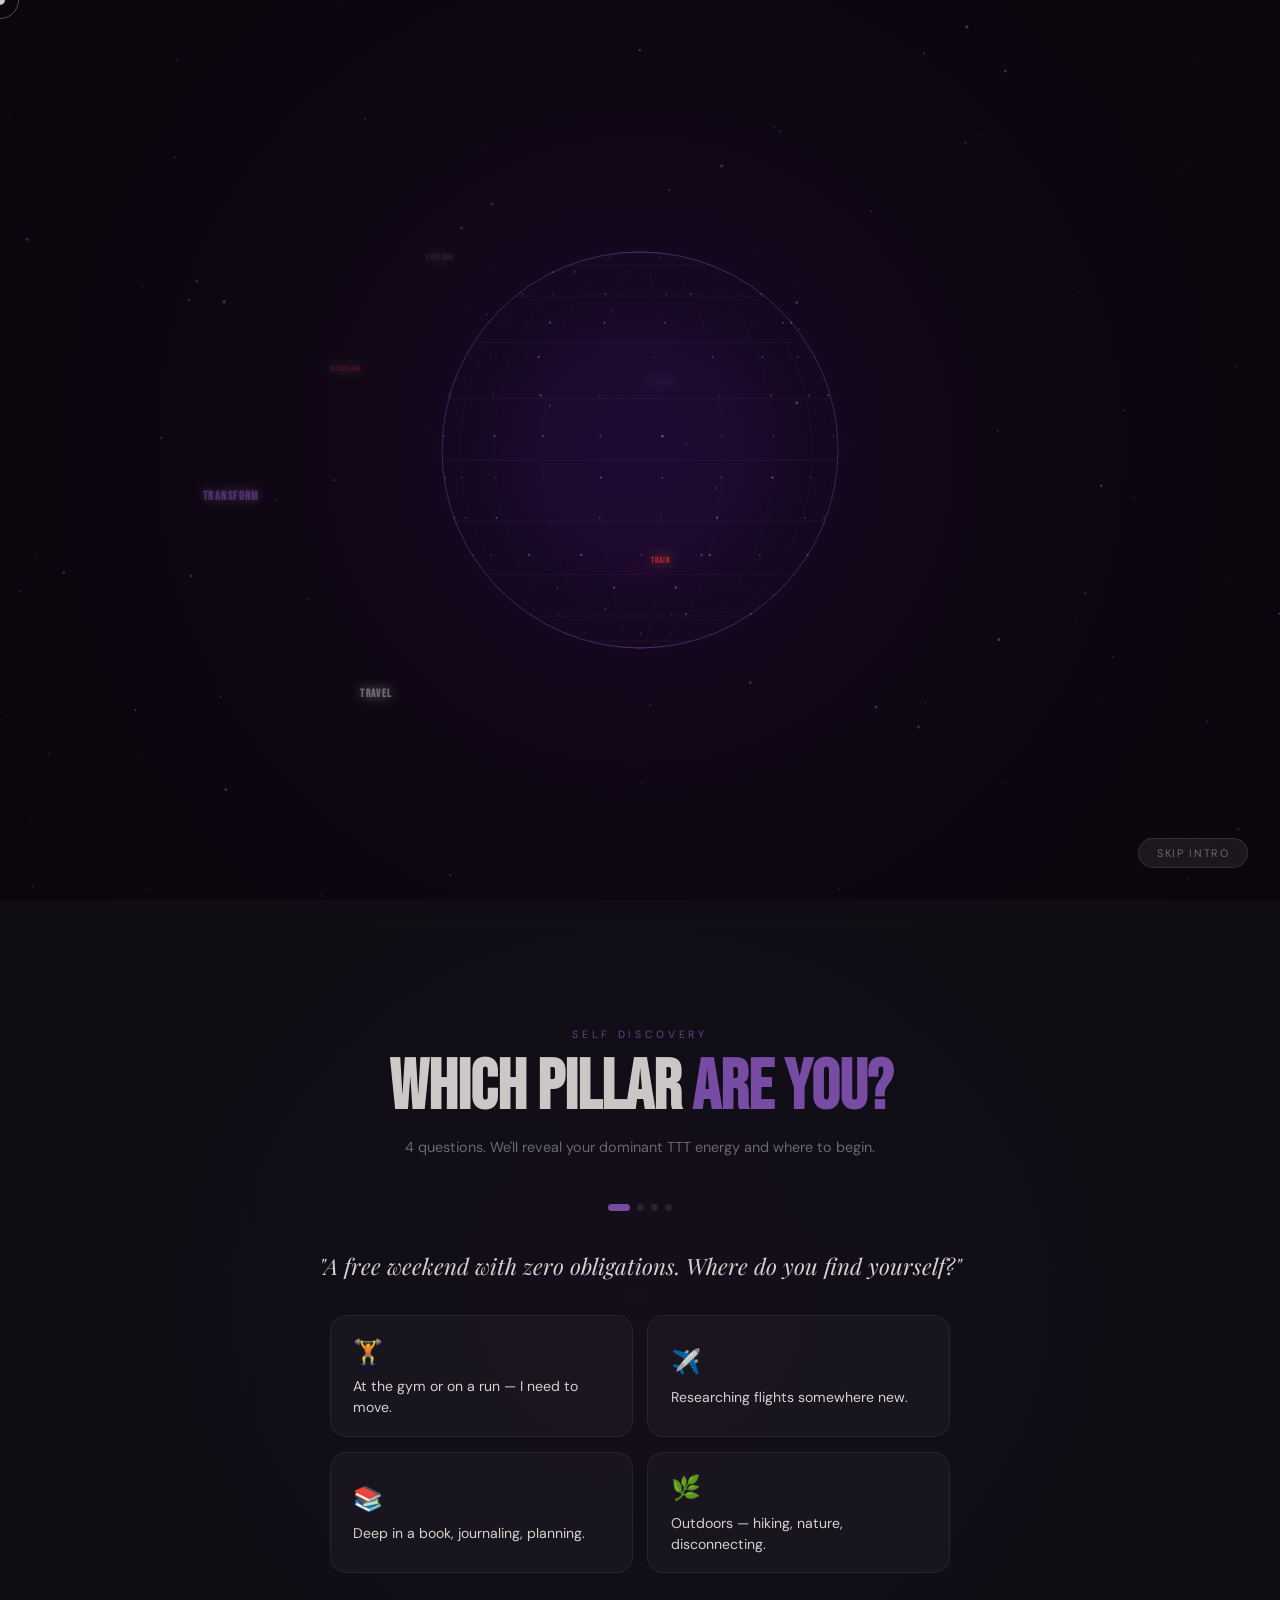
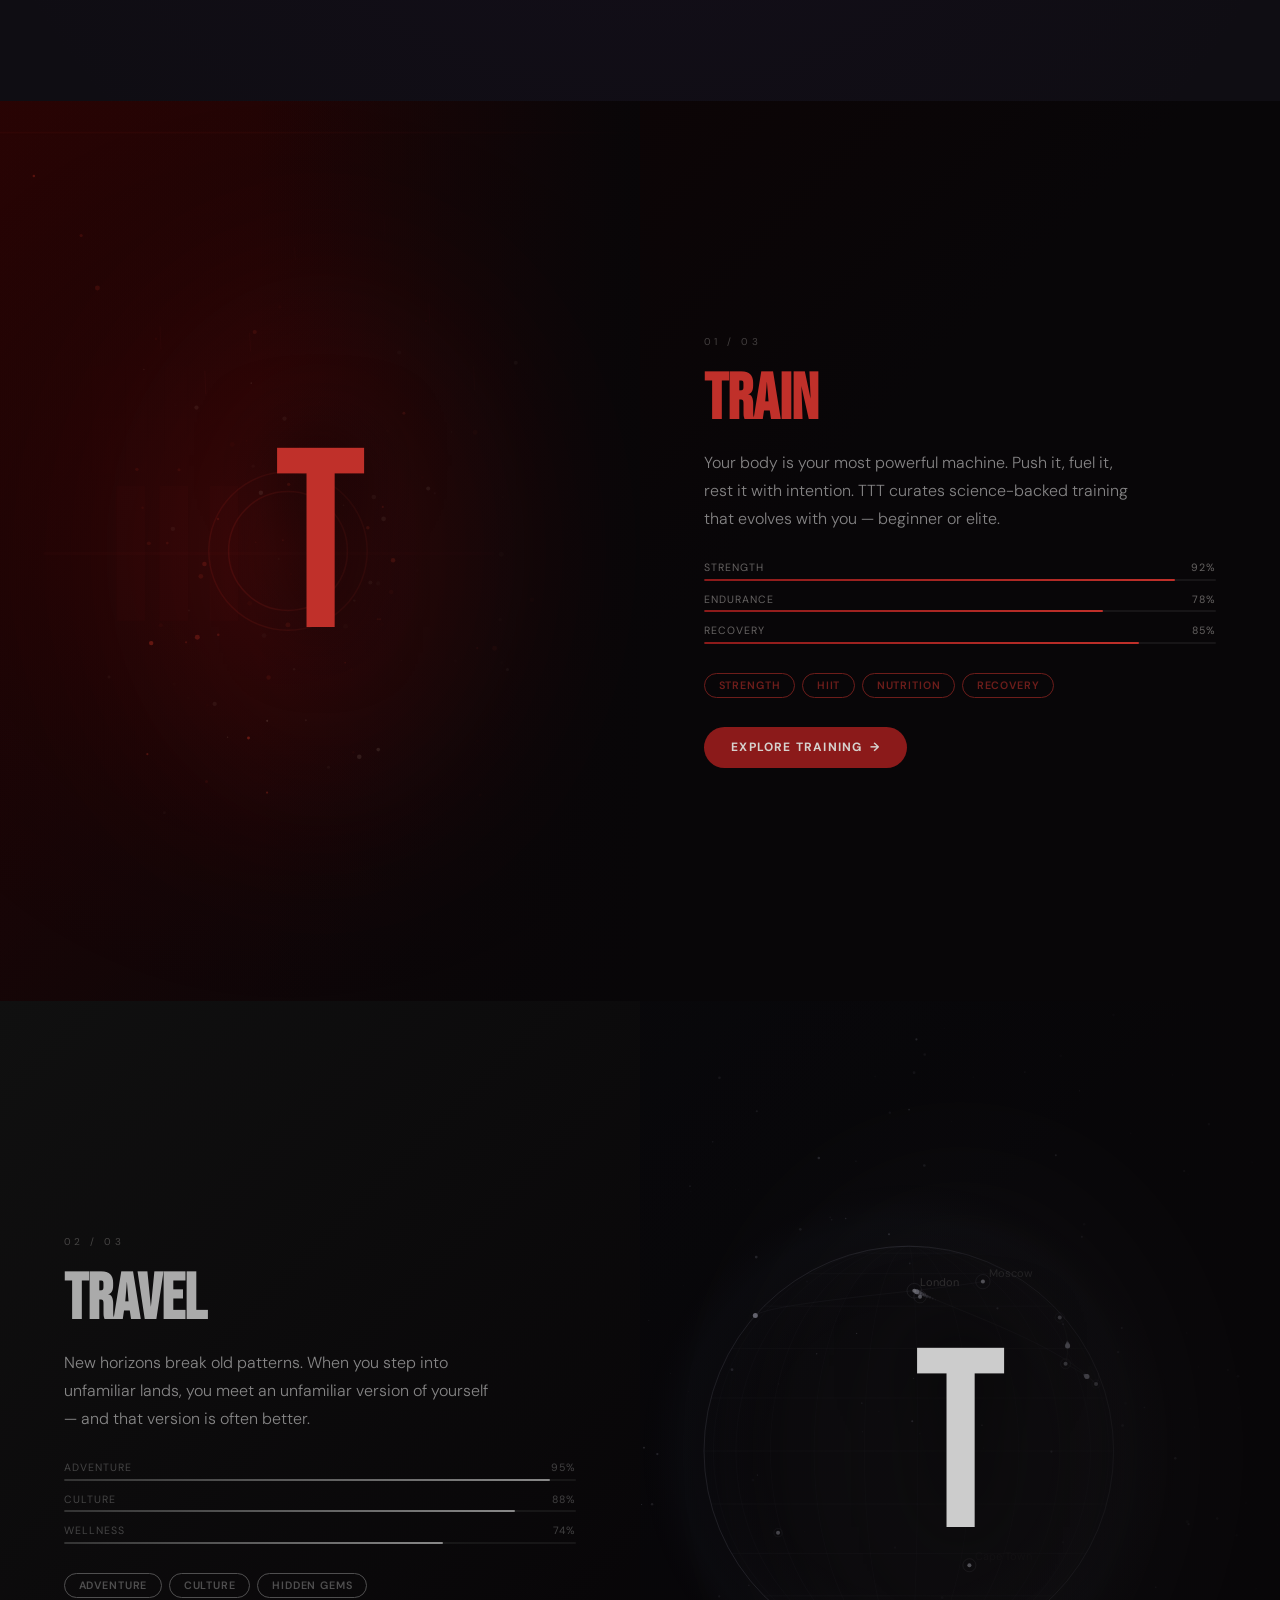
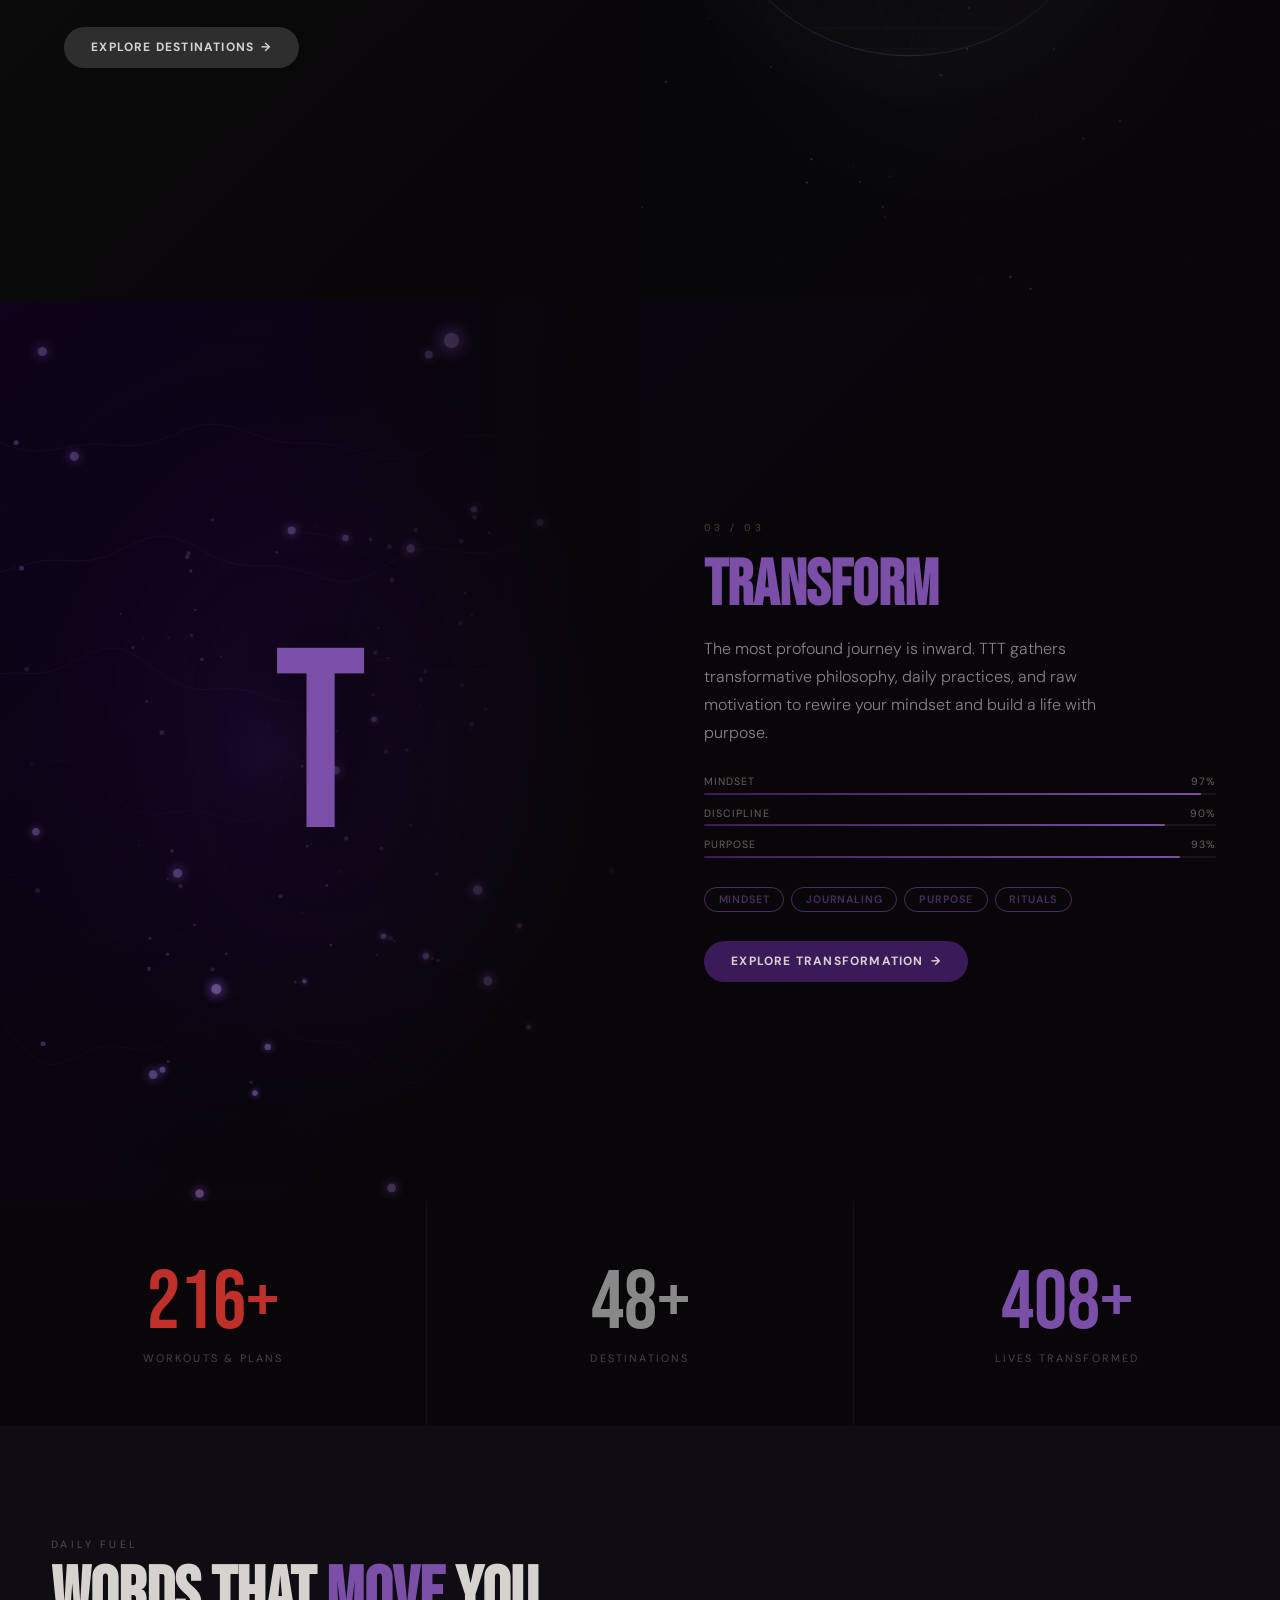
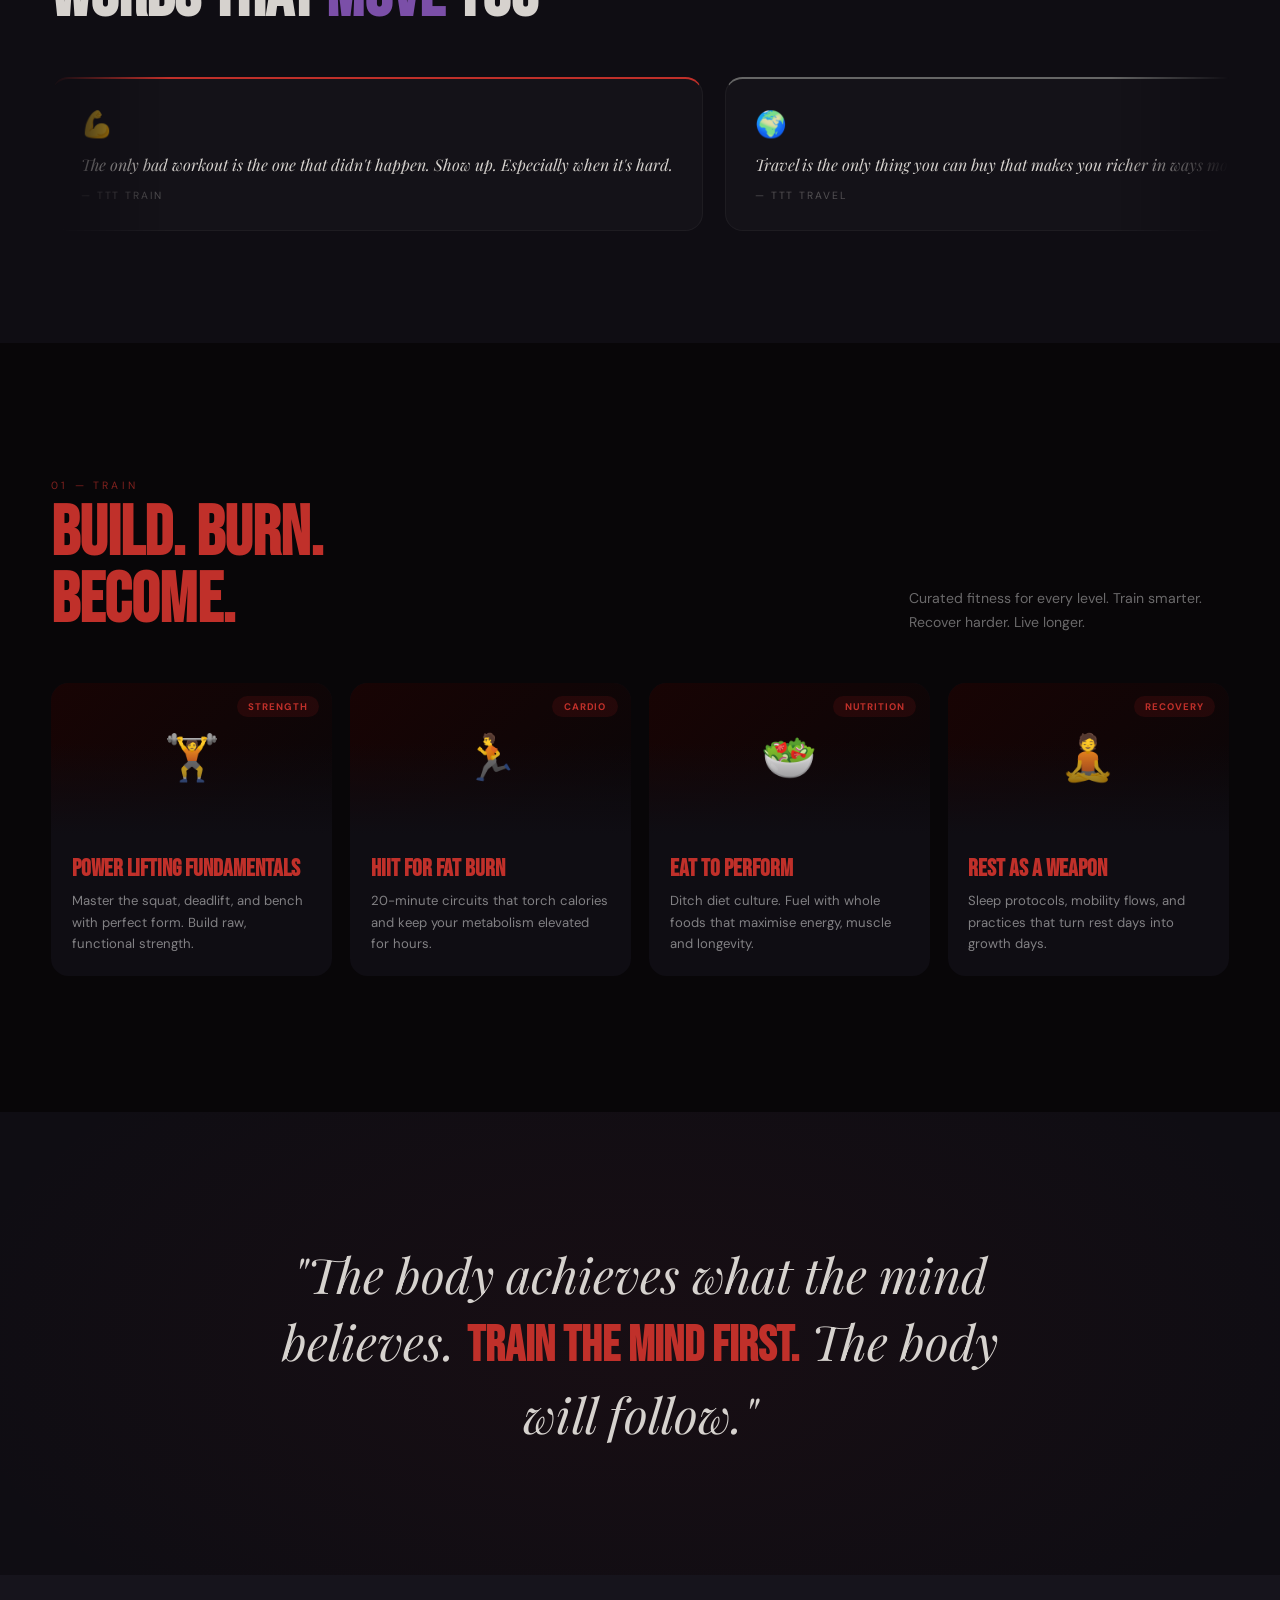
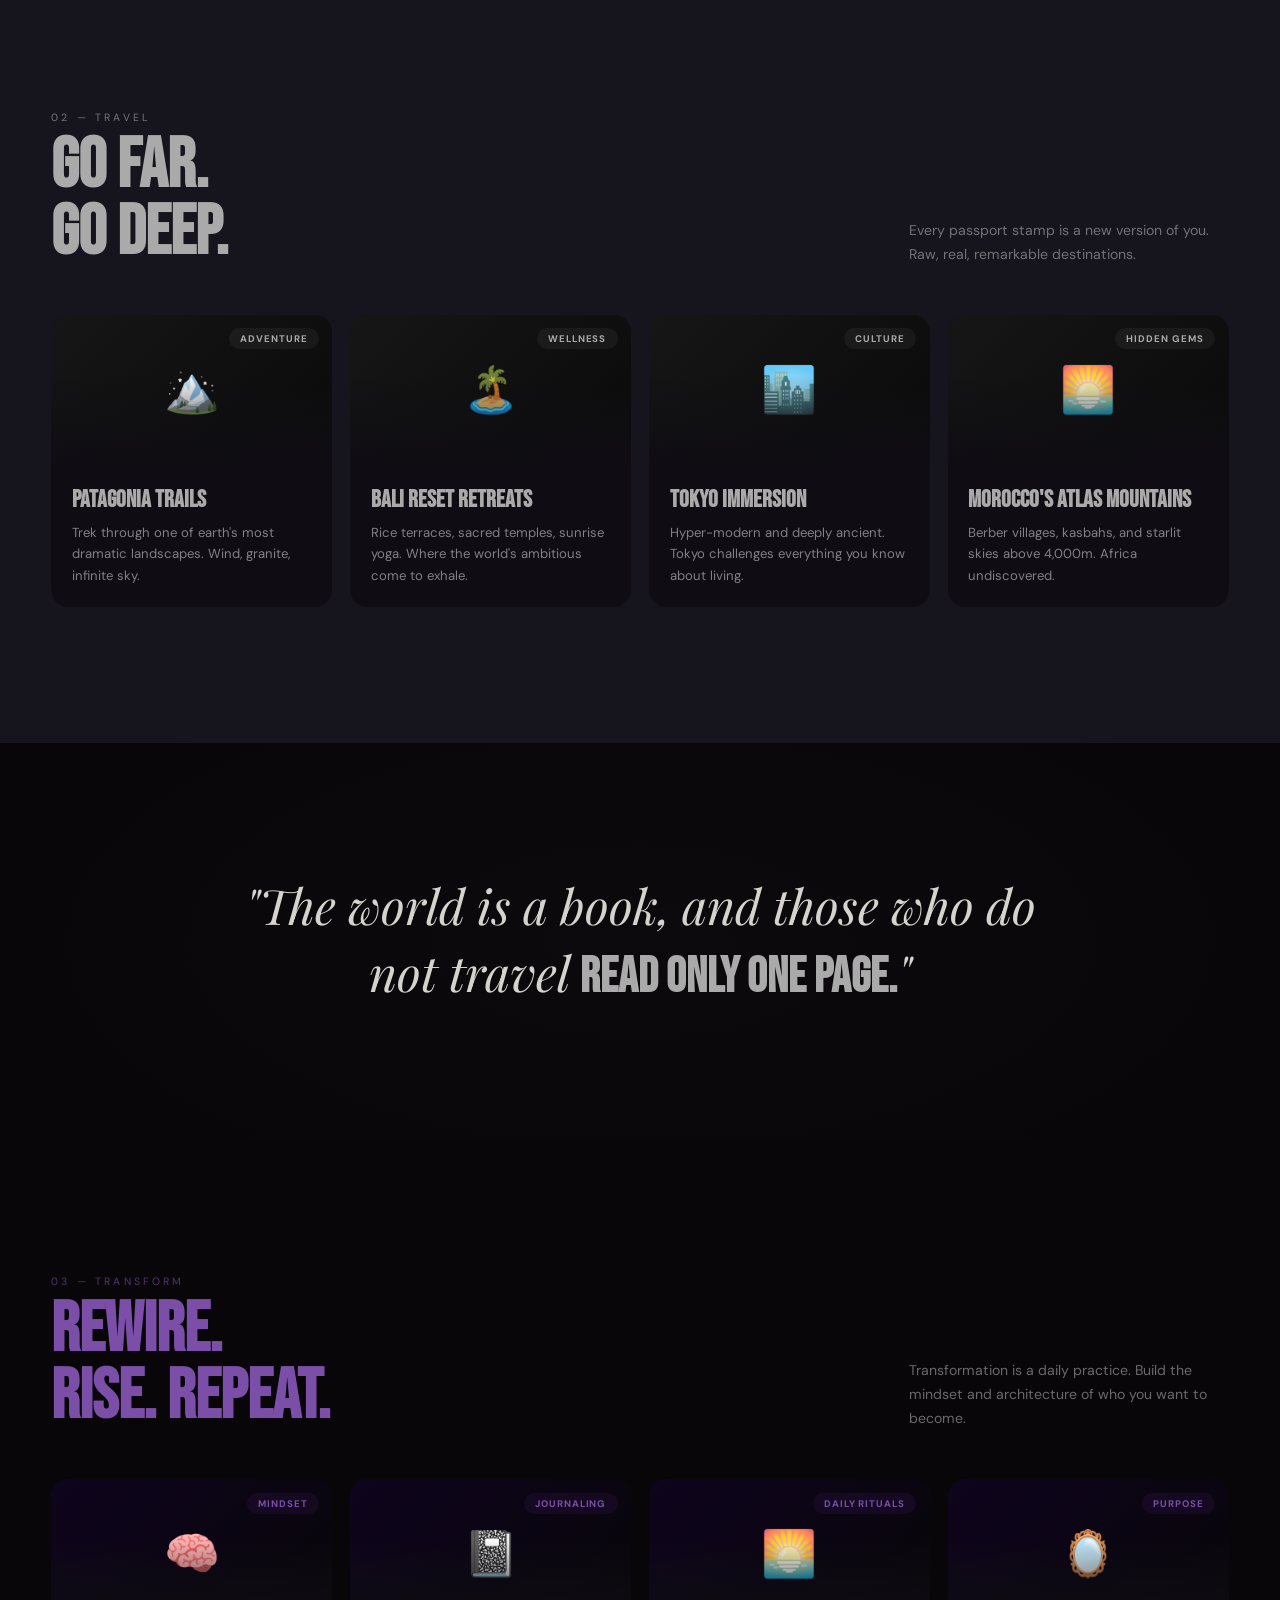
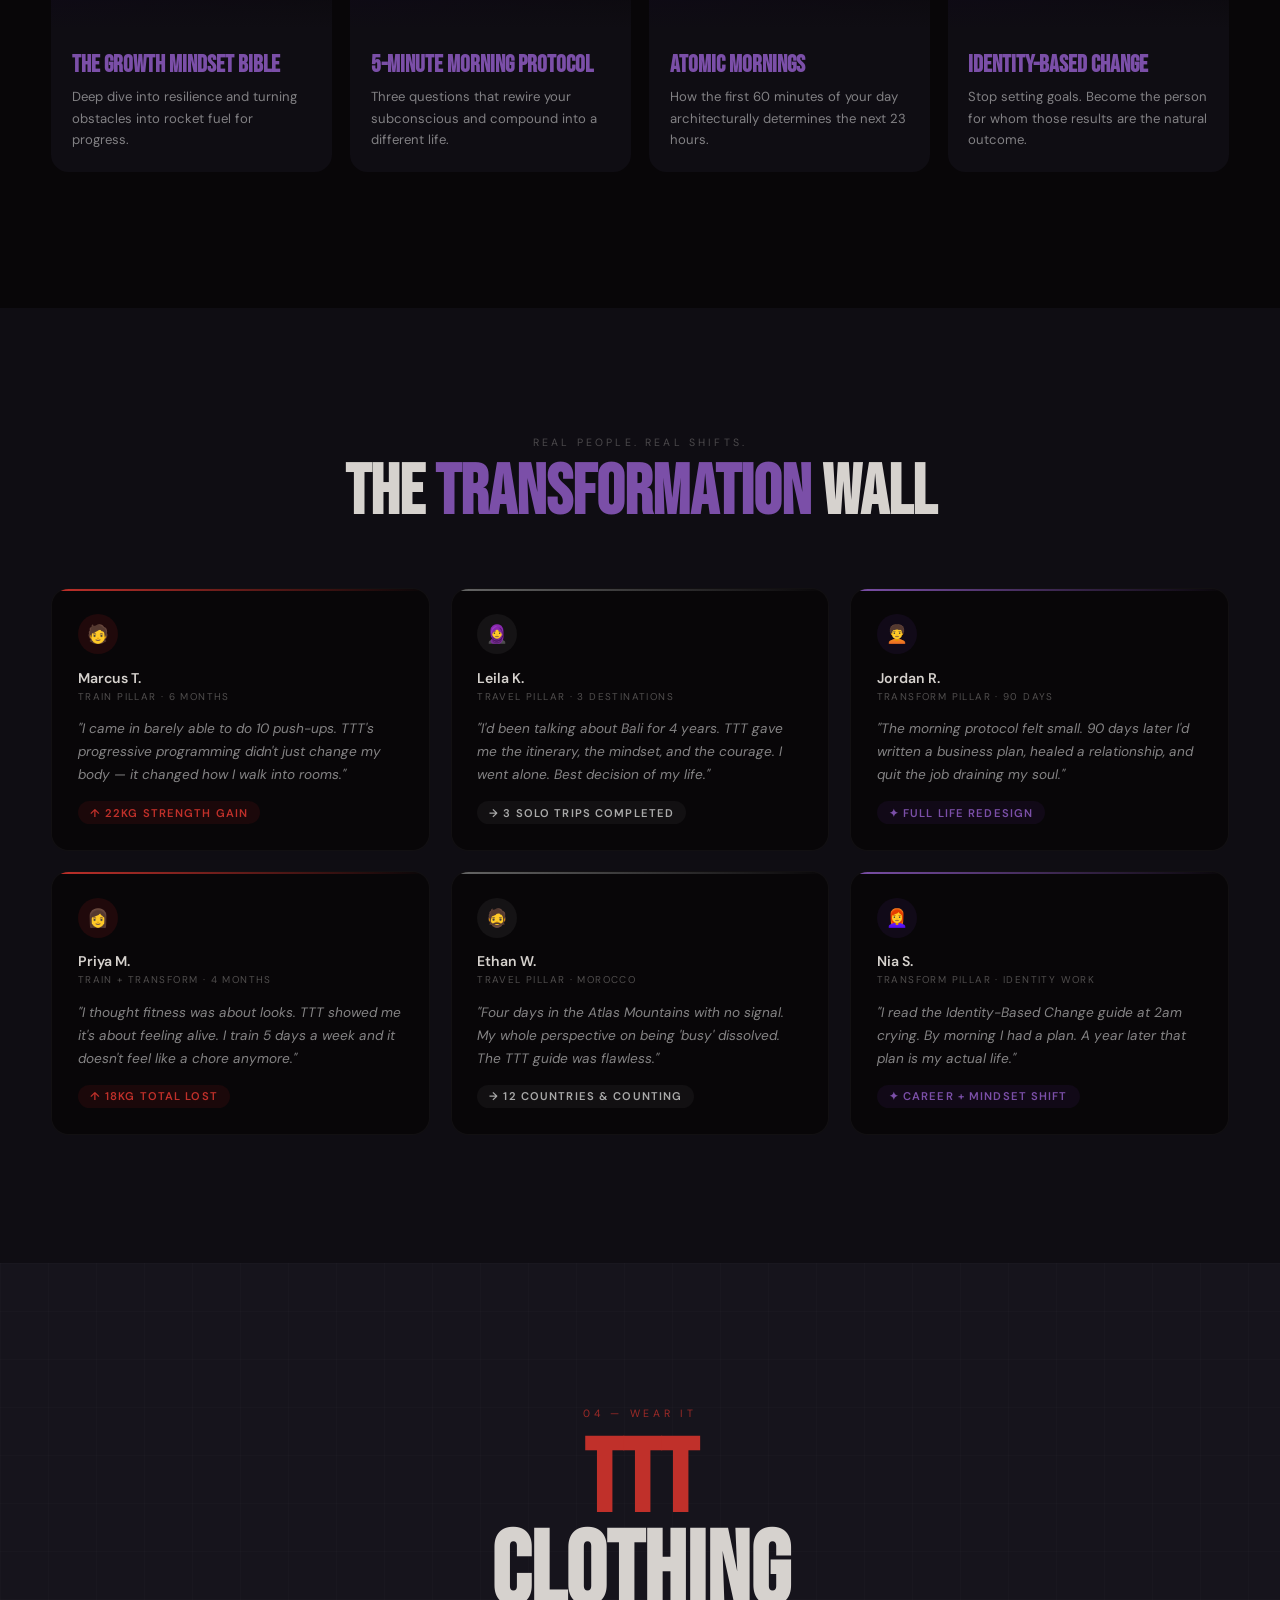
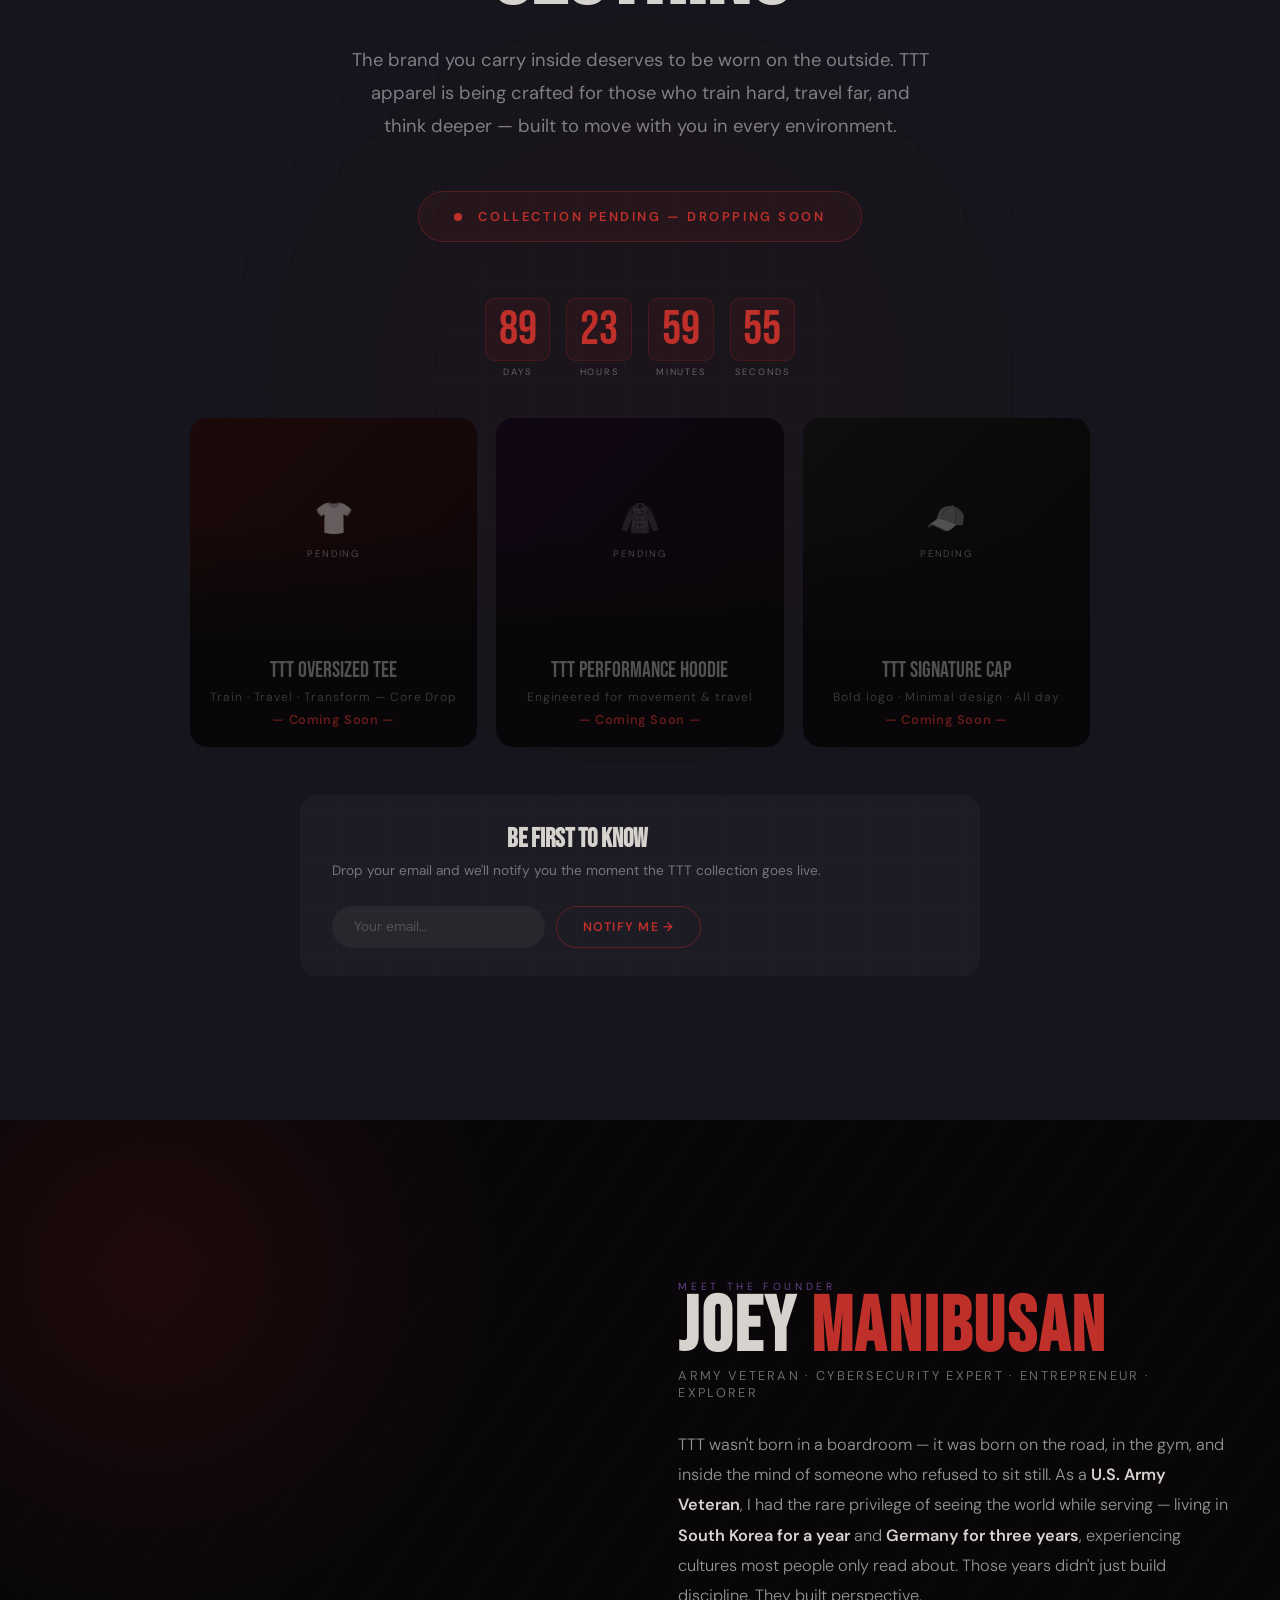
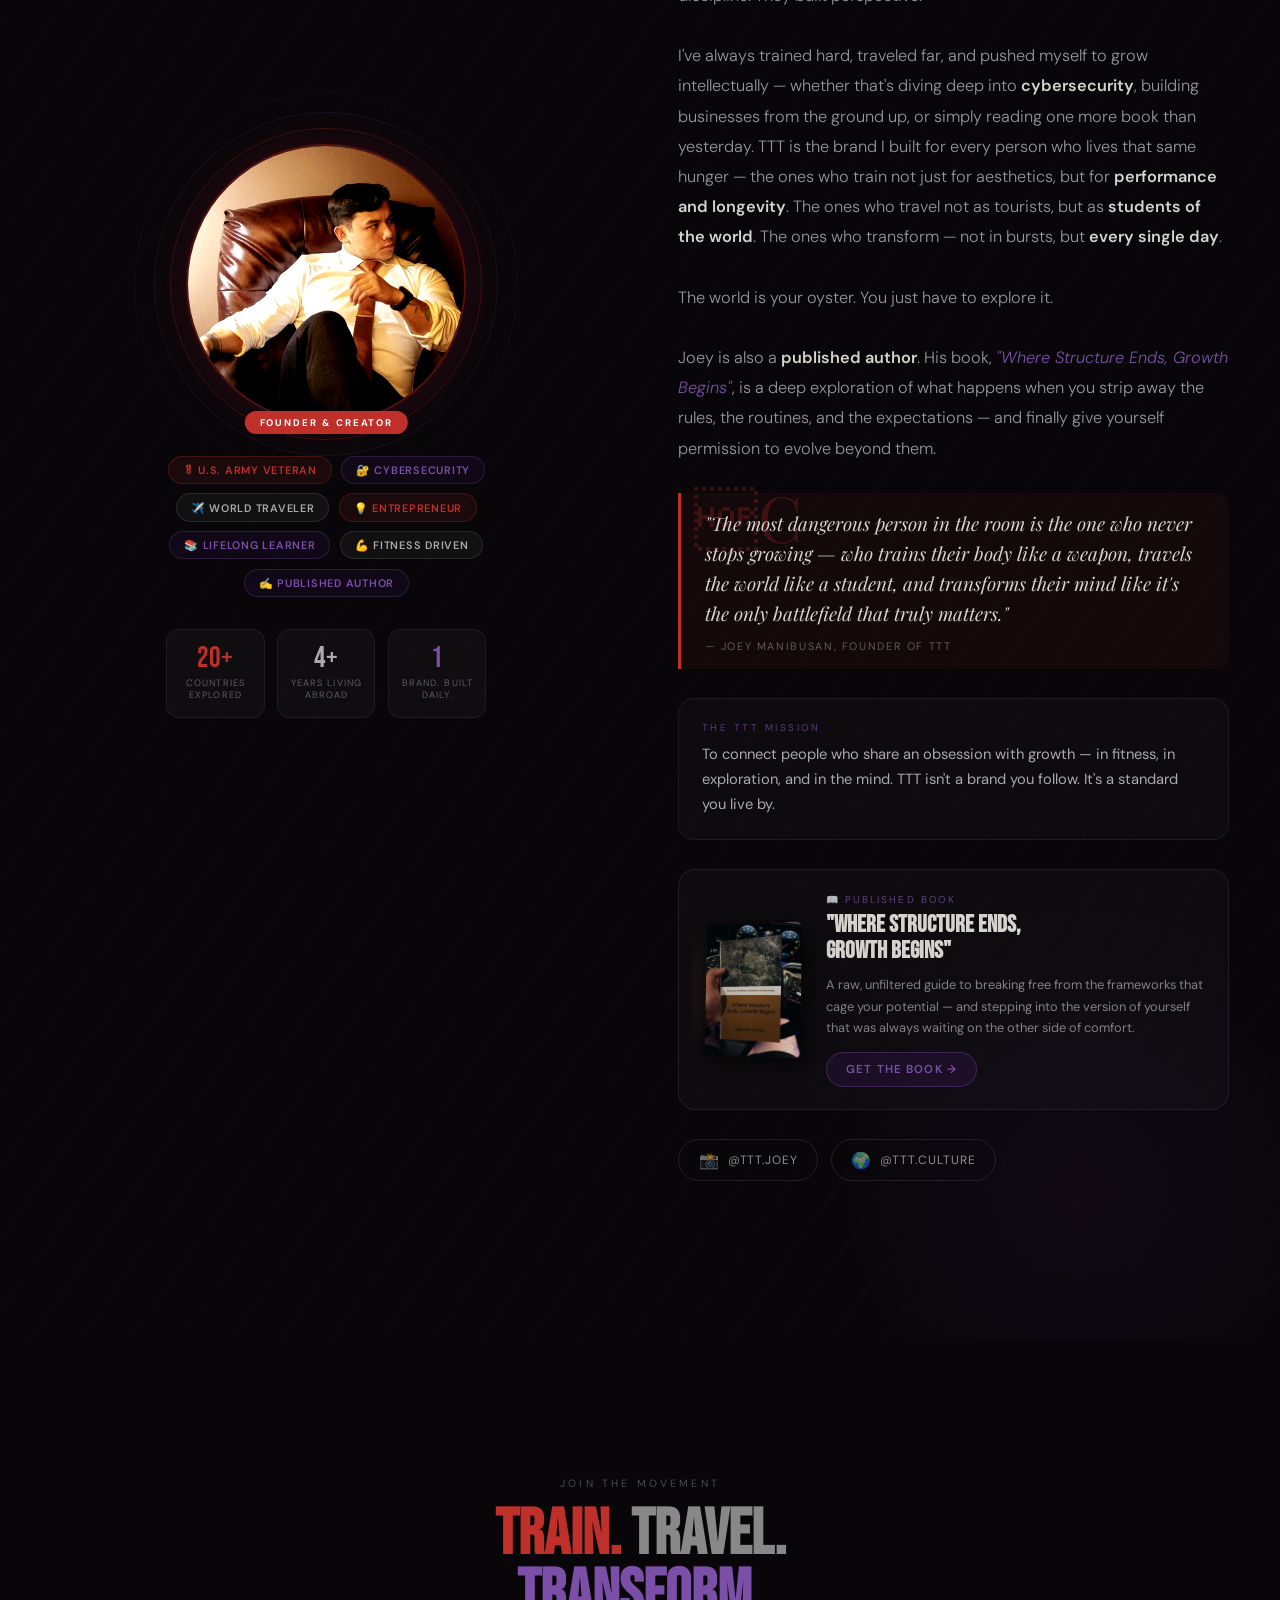
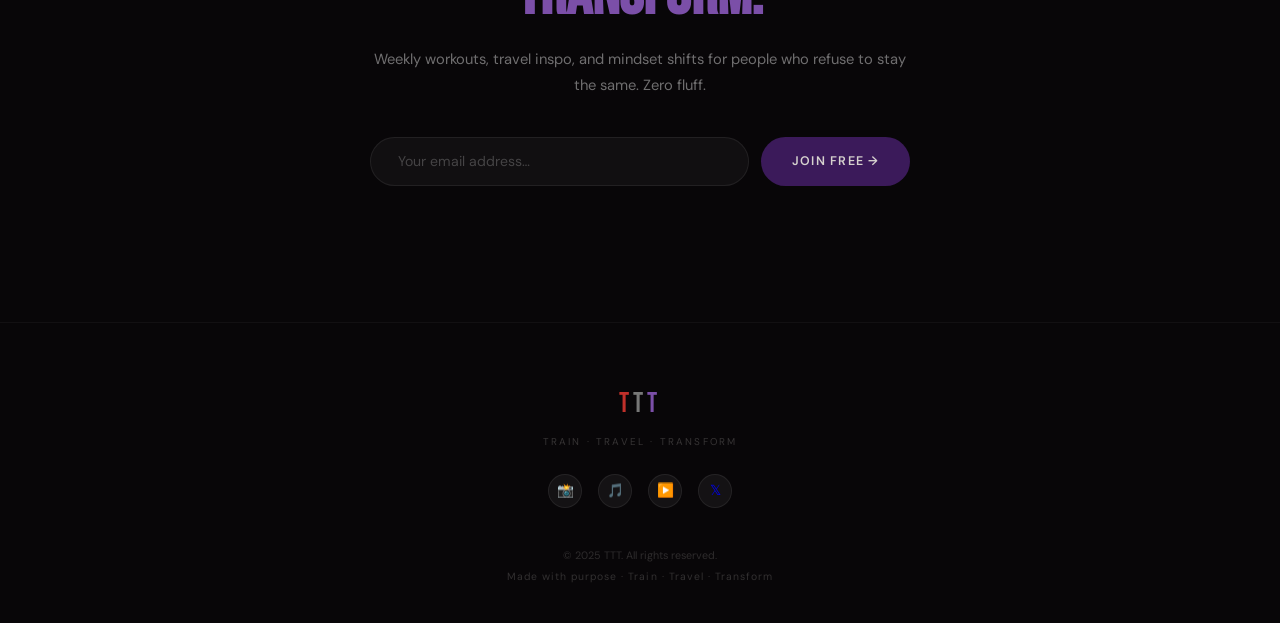
<file: index (9).html>
<!DOCTYPE html>
<html lang="en">
<head>
<meta charset="UTF-8"/>
<meta name="viewport" content="width=device-width, initial-scale=1.0"/>
<title>TTT — Train. Travel. Transform.</title>
<meta property="og:title" content="TTT — Train. Travel. Transform."/>
<meta property="og:description" content="Three pillars. One relentless pursuit of your fullest life."/>
<meta property="og:type" content="website"/>
<meta name="theme-color" content="#080608"/>
<link rel="preconnect" href="https://fonts.googleapis.com"/>
<link rel="preconnect" href="https://fonts.gstatic.com" crossorigin/>
<link href="https://fonts.googleapis.com/css2?family=Bebas+Neue&family=DM+Sans:ital,opsz,wght@0,9..40,300;0,9..40,400;0,9..40,600;1,9..40,300&family=Playfair+Display:ital@1&display=swap" rel="stylesheet"/>
<link rel="stylesheet" href="style.css"/>
</head>
<body>

<!-- SCROLL PROGRESS -->
<div id="scroll-prog"></div>

<!-- BACK TO TOP -->
<button id="back-top" onclick="window.scrollTo({top:0,behavior:'smooth'})">↑</button>

<!-- PAGE TRANSITION -->
<div id="pg-trans"></div>

<!-- MOBILE MENU -->
<div id="mobile-menu">
  <a class="mob-link ml-train" href="#pillars" onclick="closeMobMenu()">Train</a>
  <a class="mob-link ml-travel" href="#travel-sec" onclick="closeMobMenu()">Travel</a>
  <a class="mob-link ml-transform" href="#transform-sec" onclick="closeMobMenu()">Transform</a>
  <a class="mob-link" href="#quiz" onclick="closeMobMenu()">Find Your Pillar</a>
  <a class="mob-link" href="#twall" onclick="closeMobMenu()">Stories</a>
  <a class="mob-link" href="#clothing" onclick="closeMobMenu()">Clothing <span style="font-size:.5em;color:var(--red-b)">Soon</span></a>
  <a class="mob-link" href="#newsletter" onclick="closeMobMenu()">Newsletter</a>
  <a class="mob-link" href="#founder" onclick="closeMobMenu()" style="color:var(--vio-b)">Meet the Founder</a>
  <div class="mob-socials">
    <a class="mob-social" href="#" target="_blank">IG</a>
    <a class="mob-social" href="#" target="_blank">TT</a>
    <a class="mob-social" href="#" target="_blank">YT</a>
  </div>
</div>

<!-- COOKIE BANNER -->
<div id="cookie">
  <p class="cookie-text">We use cookies to improve your experience. By continuing you agree to our <a href="#">privacy policy</a>.</p>
  <div class="cookie-btns">
    <button class="cookie-accept" id="cookie-ok">Accept</button>
    <button class="cookie-decline" id="cookie-no">Decline</button>
  </div>
</div>

<!-- CURSOR -->
<div id="cur-dot"></div>
<div id="cur-ring"></div>

<!-- SOUND VIS -->
<div id="sviz"><div class="sv"></div><div class="sv"></div><div class="sv"></div><div class="sv"></div><div class="sv"></div></div>

<!-- CINEMATIC INTRO -->
<div id="intro">
  <canvas id="intro-canvas"></canvas>
  <div id="intro-ttt"><span class="it1">T</span><span class="it2">T</span><span class="it3">T</span></div>
  <div id="intro-tag">Train &nbsp;·&nbsp; Travel &nbsp;·&nbsp; Transform</div>
  <div id="intro-flash"></div>
  <button id="intro-skip">Skip Intro</button>
</div>

<!-- NAV -->
<nav>
  <div class="nav-logo"><span>T</span><span>T</span><span>T</span></div>
  <ul class="nav-links">
    <li><a href="#quiz">Find Your Pillar</a></li>
    <li><a href="#pillars">Train</a></li>
    <li><a href="#travel-sec">Travel</a></li>
    <li><a href="#transform-sec">Transform</a></li>
    <li><a href="#twall">Stories</a></li>
    <li><a href="#clothing" class="nav-clothing">Clothing <span class="nav-pending">Soon</span></a></li>
    <li><a href="#founder">Founder</a></li>
  </ul>
  <button id="snd-btn"><span id="sico">♪</span><span id="slbl">Ambience</span></button>
  <button id="hamburger" aria-label="Menu"><span></span><span></span><span></span></button>
</nav>

<!-- HERO -->
<section id="hero">
  <div class="hbg"></div>
  <div class="orb o1"></div><div class="orb o2"></div><div class="orb o3"></div>
  <div class="grain"></div>
  <div class="hcon">
    <p class="hey">A movement for the bold &amp; the restless</p>
    <h1 class="htitle"><span class="t1">T</span><span class="t2">T</span><span class="t3">T</span></h1>
    <p class="hwords"><span>Train</span><span>Travel</span><span>Transform</span></p>
    <p class="hsub">Three pillars. One relentless pursuit of your fullest life. Start anywhere. Arrive everywhere.</p>
    <div class="hcta">
      <a href="#quiz" class="btn btn-vio">Find Your Pillar →</a>
      <a href="#pillars" class="btn btn-ghost">Explore All Three</a>
    </div>
  </div>
  <div class="hscroll"><div class="sline"></div><span>Scroll</span></div>
</section>

<!-- QUIZ -->
<section id="quiz">
  <div class="qdeco"></div>
  <div class="qin">
    <p class="qlbl">Self Discovery</p>
    <h2 class="qtitle">Which Pillar <span style="color:var(--vio-b)">Are You?</span></h2>
    <p class="qsub">4 questions. We'll reveal your dominant TTT energy and where to begin.</p>
    <div class="qprog" id="qprog">
      <div class="qdot cur"></div><div class="qdot"></div><div class="qdot"></div><div class="qdot"></div>
    </div>
    <div class="qstep act" data-step="0">
      <p class="qq">"A free weekend with zero obligations. Where do you find yourself?"</p>
      <div class="qopts">
        <button class="qopt qa" data-v="train"><span class="oico">🏋️</span>At the gym or on a run — I need to move.</button>
        <button class="qopt qb" data-v="travel"><span class="oico">✈️</span>Researching flights somewhere new.</button>
        <button class="qopt qc" data-v="transform"><span class="oico">📚</span>Deep in a book, journaling, planning.</button>
        <button class="qopt qb" data-v="travel"><span class="oico">🌿</span>Outdoors — hiking, nature, disconnecting.</button>
      </div>
    </div>
    <div class="qstep" data-step="1">
      <p class="qq">"What does success look like in 5 years?"</p>
      <div class="qopts">
        <button class="qopt qa" data-v="train"><span class="oico">💪</span>Peak physical shape — feeling unstoppable.</button>
        <button class="qopt qb" data-v="travel"><span class="oico">🗺️</span>20+ countries visited. Maybe lived abroad.</button>
        <button class="qopt qc" data-v="transform"><span class="oico">🧠</span>Deep clarity, purpose and inner peace.</button>
        <button class="qopt qa" data-v="train"><span class="oico">⚡</span>A life built on energy, discipline, results.</button>
      </div>
    </div>
    <div class="qstep" data-step="2">
      <p class="qq">"Which phrase hits you hardest right now?"</p>
      <div class="qopts">
        <button class="qopt qa" data-v="train"><span class="oico">🔥</span>"Your body is the only place you truly live."</button>
        <button class="qopt qb" data-v="travel"><span class="oico">🌍</span>"Not all who wander are lost."</button>
        <button class="qopt qc" data-v="transform"><span class="oico">✨</span>"You are always in the middle of becoming."</button>
        <button class="qopt qc" data-v="transform"><span class="oico">🪞</span>"The world changes when you change."</button>
      </div>
    </div>
    <div class="qstep" data-step="3">
      <p class="qq">"Your biggest challenge right now is…"</p>
      <div class="qopts">
        <button class="qopt qa" data-v="train"><span class="oico">😮‍💨</span>Staying consistent with my health.</button>
        <button class="qopt qb" data-v="travel"><span class="oico">🏡</span>Breaking routine and exploring more.</button>
        <button class="qopt qc" data-v="transform"><span class="oico">💭</span>Finding direction and quieting the noise.</button>
        <button class="qopt qa" data-v="train"><span class="oico">⏰</span>Building the discipline to show up daily.</button>
      </div>
    </div>
    <div id="qresult">
      <div class="rbadge" id="rbadge"></div>
      <p class="rdesc" id="rdesc"></p>
      <a class="btn" id="rcta" href="#pillars">Explore Your Pillar →</a>
    </div>
  </div>
</section>

<!-- PILLARS -->
<div id="pillars">
  <!-- TRAIN: cinematic weightlifting -->
  <div class="pillar pt">
    <div class="pvis">
      <canvas class="pcanvas" id="cv-train"></canvas>
      <div class="pvid-overlay"></div>
      <div class="pglow"></div>
      <div class="pletter">T</div>
    </div>
    <div class="pinfo">
      <p class="pnum">01 / 03</p>
      <h2 class="pname">Train</h2>
      <p class="pdesc">Your body is your most powerful machine. Push it, fuel it, rest it with intention. TTT curates science-backed training that evolves with you — beginner or elite.</p>
      <div class="pbars">
        <div class="brow"><div class="blbl"><span>Strength</span><span>92%</span></div><div class="btrack"><div class="bfill" data-w="92"></div></div></div>
        <div class="brow"><div class="blbl"><span>Endurance</span><span>78%</span></div><div class="btrack"><div class="bfill" data-w="78"></div></div></div>
        <div class="brow"><div class="blbl"><span>Recovery</span><span>85%</span></div><div class="btrack"><div class="bfill" data-w="85"></div></div></div>
      </div>
      <div class="ptags"><span class="pill">Strength</span><span class="pill">HIIT</span><span class="pill">Nutrition</span><span class="pill">Recovery</span></div>
      <a href="#train-sec" class="pbtn" style="background:var(--red)">Explore Training <span class="ar">→</span></a>
    </div>
  </div>

  <!-- TRAVEL: rotating world / cities -->
  <div class="pillar pv">
    <div class="pvis">
      <canvas class="pcanvas" id="cv-travel"></canvas>
      <div class="pvid-overlay"></div>
      <div class="pglow" style="background:#444"></div>
      <div class="pletter" style="color:#ccc">T</div>
    </div>
    <div class="pinfo">
      <p class="pnum">02 / 03</p>
      <h2 class="pname" style="color:#aaa">Travel</h2>
      <p class="pdesc">New horizons break old patterns. When you step into unfamiliar lands, you meet an unfamiliar version of yourself — and that version is often better.</p>
      <div class="pbars">
        <div class="brow"><div class="blbl" style="color:#888"><span>Adventure</span><span>95%</span></div><div class="btrack"><div class="bfill" data-w="95" style="background:linear-gradient(90deg,#333,#888)"></div></div></div>
        <div class="brow"><div class="blbl" style="color:#888"><span>Culture</span><span>88%</span></div><div class="btrack"><div class="bfill" data-w="88" style="background:linear-gradient(90deg,#333,#888)"></div></div></div>
        <div class="brow"><div class="blbl" style="color:#888"><span>Wellness</span><span>74%</span></div><div class="btrack"><div class="bfill" data-w="74" style="background:linear-gradient(90deg,#333,#888)"></div></div></div>
      </div>
      <div class="ptags"><span class="pill" style="color:#888">Adventure</span><span class="pill" style="color:#888">Culture</span><span class="pill" style="color:#888">Hidden Gems</span></div>
      <a href="#travel-sec" class="pbtn" style="background:#2e2e2e">Explore Destinations <span class="ar">→</span></a>
    </div>
  </div>

  <!-- TRANSFORM: mind waves / neurology -->
  <div class="pillar px">
    <div class="pvis">
      <canvas class="pcanvas" id="cv-transform"></canvas>
      <div class="pvid-overlay"></div>
      <div class="pglow"></div>
      <div class="pletter">T</div>
    </div>
    <div class="pinfo">
      <p class="pnum">03 / 03</p>
      <h2 class="pname">Transform</h2>
      <p class="pdesc">The most profound journey is inward. TTT gathers transformative philosophy, daily practices, and raw motivation to rewire your mindset and build a life with purpose.</p>
      <div class="pbars">
        <div class="brow"><div class="blbl"><span>Mindset</span><span>97%</span></div><div class="btrack"><div class="bfill" data-w="97"></div></div></div>
        <div class="brow"><div class="blbl"><span>Discipline</span><span>90%</span></div><div class="btrack"><div class="bfill" data-w="90"></div></div></div>
        <div class="brow"><div class="blbl"><span>Purpose</span><span>93%</span></div><div class="btrack"><div class="bfill" data-w="93"></div></div></div>
      </div>
      <div class="ptags"><span class="pill">Mindset</span><span class="pill">Journaling</span><span class="pill">Purpose</span><span class="pill">Rituals</span></div>
      <a href="#transform-sec" class="pbtn" style="background:var(--vio)">Explore Transformation <span class="ar">→</span></a>
    </div>
  </div>
</div>

<!-- STATS -->
<div id="stats">
  <div class="stat"><div class="snum" data-t="500">0</div><div class="slbl">Workouts &amp; Plans</div></div>
  <div class="stat"><div class="snum" data-t="120">0</div><div class="slbl">Destinations</div></div>
  <div class="stat"><div class="snum" data-t="1000">0</div><div class="slbl">Lives Transformed</div></div>
</div>

<!-- QUOTES TICKER -->
<section id="motivation">
  <div class="mhead">
    <p class="mlbl">Daily Fuel</p>
    <h2 class="mtitle">Words that <span style="color:var(--vio-b)">Move</span> You</h2>
  </div>
  <div class="twrap">
    <div class="ticker">
      <div class="qcard qr"><div class="qico">💪</div><p class="qtxt">The only bad workout is the one that didn't happen. Show up. Especially when it's hard.</p><p class="qauth">— TTT Train</p></div>
      <div class="qcard qg"><div class="qico">🌍</div><p class="qtxt">Travel is the only thing you can buy that makes you richer in ways money can never quantify.</p><p class="qauth">— TTT Travel</p></div>
      <div class="qcard qvio"><div class="qico">✨</div><p class="qtxt">You are not who you were. You are not yet who you will become. Right now, you are becoming.</p><p class="qauth">— TTT Transform</p></div>
      <div class="qcard qr"><div class="qico">🔥</div><p class="qtxt">Discipline is not restriction. It is the highest form of self-respect — choosing who you want to be.</p><p class="qauth">— TTT Train</p></div>
      <div class="qcard qg"><div class="qico">🗺️</div><p class="qtxt">Every destination plants a seed that the world back home never could have grown in you.</p><p class="qauth">— TTT Travel</p></div>
      <div class="qcard qvio"><div class="qico">🧠</div><p class="qtxt">Your mind is the gym you live in permanently. Train it daily — your thoughts are reps in disguise.</p><p class="qauth">— TTT Transform</p></div>
      <div class="qcard qr"><div class="qico">⚡</div><p class="qtxt">Progress isn't always loud. Sometimes it's five more minutes on the treadmill with no one watching.</p><p class="qauth">— TTT Train</p></div>
      <div class="qcard qg"><div class="qico">🌄</div><p class="qtxt">The world is enormous. Your comfort zone is not. Step outside. Every direction counts.</p><p class="qauth">— TTT Travel</p></div>
      <!-- duplicate -->
      <div class="qcard qr"><div class="qico">💪</div><p class="qtxt">The only bad workout is the one that didn't happen. Show up. Especially when it's hard.</p><p class="qauth">— TTT Train</p></div>
      <div class="qcard qg"><div class="qico">🌍</div><p class="qtxt">Travel is the only thing you can buy that makes you richer in ways money can never quantify.</p><p class="qauth">— TTT Travel</p></div>
      <div class="qcard qvio"><div class="qico">✨</div><p class="qtxt">You are not who you were. You are not yet who you will become. Right now, you are becoming.</p><p class="qauth">— TTT Transform</p></div>
      <div class="qcard qr"><div class="qico">🔥</div><p class="qtxt">Discipline is not restriction. It is the highest form of self-respect — choosing who you want to be.</p><p class="qauth">— TTT Train</p></div>
      <div class="qcard qg"><div class="qico">🗺️</div><p class="qtxt">Every destination plants a seed that the world back home never could have grown in you.</p><p class="qauth">— TTT Travel</p></div>
      <div class="qcard qvio"><div class="qico">🧠</div><p class="qtxt">Your mind is the gym you live in permanently. Train it daily — your thoughts are reps in disguise.</p><p class="qauth">— TTT Transform</p></div>
      <div class="qcard qr"><div class="qico">⚡</div><p class="qtxt">Progress isn't always loud. Sometimes it's five more minutes on the treadmill with no one watching.</p><p class="qauth">— TTT Train</p></div>
      <div class="qcard qg"><div class="qico">🌄</div><p class="qtxt">The world is enormous. Your comfort zone is not. Step outside. Every direction counts.</p><p class="qauth">— TTT Travel</p></div>
    </div>
  </div>
</section>

<!-- TRAIN CONTENT -->
<section id="train-sec" class="csec bg1">
  <div class="chdr">
    <div><p class="chdr-lbl" style="color:var(--red-b)">01 — Train</p><h2 class="chdr-h" style="color:var(--red-b)">Build. Burn.<br>Become.</h2></div>
    <p class="chdr-d">Curated fitness for every level. Train smarter. Recover harder. Live longer.</p>
  </div>
  <div class="cgrid">
    <div class="card cr"><div class="ctop">🏋️</div><span class="cbadge">Strength</span><div class="cbody"><h3 class="ctitle">Power Lifting Fundamentals</h3><p class="cdesc">Master the squat, deadlift, and bench with perfect form. Build raw, functional strength.</p></div></div>
    <div class="card cr"><div class="ctop">🏃</div><span class="cbadge">Cardio</span><div class="cbody"><h3 class="ctitle">HIIT for Fat Burn</h3><p class="cdesc">20-minute circuits that torch calories and keep your metabolism elevated for hours.</p></div></div>
    <div class="card cr"><div class="ctop">🥗</div><span class="cbadge">Nutrition</span><div class="cbody"><h3 class="ctitle">Eat to Perform</h3><p class="cdesc">Ditch diet culture. Fuel with whole foods that maximise energy, muscle and longevity.</p></div></div>
    <div class="card cr"><div class="ctop">🧘</div><span class="cbadge">Recovery</span><div class="cbody"><h3 class="ctitle">Rest as a Weapon</h3><p class="cdesc">Sleep protocols, mobility flows, and practices that turn rest days into growth days.</p></div></div>
  </div>
</section>

<div class="qbrk" style="background:var(--mid)">
  <div class="qbg" style="background:radial-gradient(ellipse 55% 80% at 50% 50%,rgba(139,26,26,.07),transparent)"></div>
  <p class="qbtxt">"The body achieves what the mind believes. <strong style="color:var(--red-b)">Train the mind first.</strong> The body will follow."</p>
</div>

<!-- TRAVEL CONTENT -->
<section id="travel-sec" class="csec bg2">
  <div class="chdr">
    <div><p class="chdr-lbl" style="color:#aaa">02 — Travel</p><h2 class="chdr-h" style="color:#aaa">Go Far.<br>Go Deep.</h2></div>
    <p class="chdr-d">Every passport stamp is a new version of you. Raw, real, remarkable destinations.</p>
  </div>
  <div class="cgrid">
    <div class="card cg"><div class="ctop">🏔️</div><span class="cbadge">Adventure</span><div class="cbody"><h3 class="ctitle">Patagonia Trails</h3><p class="cdesc">Trek through one of earth's most dramatic landscapes. Wind, granite, infinite sky.</p></div></div>
    <div class="card cg"><div class="ctop">🏝️</div><span class="cbadge">Wellness</span><div class="cbody"><h3 class="ctitle">Bali Reset Retreats</h3><p class="cdesc">Rice terraces, sacred temples, sunrise yoga. Where the world's ambitious come to exhale.</p></div></div>
    <div class="card cg"><div class="ctop">🏙️</div><span class="cbadge">Culture</span><div class="cbody"><h3 class="ctitle">Tokyo Immersion</h3><p class="cdesc">Hyper-modern and deeply ancient. Tokyo challenges everything you know about living.</p></div></div>
    <div class="card cg"><div class="ctop">🌅</div><span class="cbadge">Hidden Gems</span><div class="cbody"><h3 class="ctitle">Morocco's Atlas Mountains</h3><p class="cdesc">Berber villages, kasbahs, and starlit skies above 4,000m. Africa undiscovered.</p></div></div>
  </div>
</section>

<div class="qbrk" style="background:var(--dark)">
  <div class="qbg" style="background:radial-gradient(ellipse 55% 80% at 50% 50%,rgba(80,80,80,.05),transparent)"></div>
  <p class="qbtxt">"The world is a book, and those who do not travel <strong style="color:#aaa">read only one page.</strong>"</p>
</div>

<!-- TRANSFORM CONTENT -->
<section id="transform-sec" class="csec bg1">
  <div class="chdr">
    <div><p class="chdr-lbl" style="color:var(--vio-b)">03 — Transform</p><h2 class="chdr-h" style="color:var(--vio-b)">Rewire.<br>Rise. Repeat.</h2></div>
    <p class="chdr-d">Transformation is a daily practice. Build the mindset and architecture of who you want to become.</p>
  </div>
  <div class="cgrid">
    <div class="card cv"><div class="ctop">🧠</div><span class="cbadge">Mindset</span><div class="cbody"><h3 class="ctitle">The Growth Mindset Bible</h3><p class="cdesc">Deep dive into resilience and turning obstacles into rocket fuel for progress.</p></div></div>
    <div class="card cv"><div class="ctop">📓</div><span class="cbadge">Journaling</span><div class="cbody"><h3 class="ctitle">5-Minute Morning Protocol</h3><p class="cdesc">Three questions that rewire your subconscious and compound into a different life.</p></div></div>
    <div class="card cv"><div class="ctop">🌅</div><span class="cbadge">Daily Rituals</span><div class="cbody"><h3 class="ctitle">Atomic Mornings</h3><p class="cdesc">How the first 60 minutes of your day architecturally determines the next 23 hours.</p></div></div>
    <div class="card cv"><div class="ctop">🪞</div><span class="cbadge">Purpose</span><div class="cbody"><h3 class="ctitle">Identity-Based Change</h3><p class="cdesc">Stop setting goals. Become the person for whom those results are the natural outcome.</p></div></div>
  </div>
</section>

<!-- TRANSFORMATION WALL -->
<section id="twall">
  <div class="twh">
    <p class="twlbl">Real People. Real Shifts.</p>
    <h2 class="twtitle">The <span style="color:var(--vio-b)">Transformation</span> Wall</h2>
  </div>
  <div class="wgrid">
    <div class="wcard wr"><div class="wav">🧑</div><p class="wname">Marcus T.</p><p class="wtag">Train Pillar · 6 months</p><p class="wtext">"I came in barely able to do 10 push-ups. TTT's progressive programming didn't just change my body — it changed how I walk into rooms."</p><span class="wres">↑ 22kg Strength Gain</span></div>
    <div class="wcard wg"><div class="wav">🧕</div><p class="wname">Leila K.</p><p class="wtag">Travel Pillar · 3 destinations</p><p class="wtext">"I'd been talking about Bali for 4 years. TTT gave me the itinerary, the mindset, and the courage. I went alone. Best decision of my life."</p><span class="wres">→ 3 Solo Trips Completed</span></div>
    <div class="wcard wvio"><div class="wav">🧑‍🦱</div><p class="wname">Jordan R.</p><p class="wtag">Transform Pillar · 90 days</p><p class="wtext">"The morning protocol felt small. 90 days later I'd written a business plan, healed a relationship, and quit the job draining my soul."</p><span class="wres">✦ Full Life Redesign</span></div>
    <div class="wcard wr"><div class="wav">👩</div><p class="wname">Priya M.</p><p class="wtag">Train + Transform · 4 months</p><p class="wtext">"I thought fitness was about looks. TTT showed me it's about feeling alive. I train 5 days a week and it doesn't feel like a chore anymore."</p><span class="wres">↑ 18kg Total Lost</span></div>
    <div class="wcard wg"><div class="wav">🧔</div><p class="wname">Ethan W.</p><p class="wtag">Travel Pillar · Morocco</p><p class="wtext">"Four days in the Atlas Mountains with no signal. My whole perspective on being 'busy' dissolved. The TTT guide was flawless."</p><span class="wres">→ 12 Countries &amp; Counting</span></div>
    <div class="wcard wvio"><div class="wav">👩‍🦰</div><p class="wname">Nia S.</p><p class="wtag">Transform Pillar · Identity Work</p><p class="wtext">"I read the Identity-Based Change guide at 2am crying. By morning I had a plan. A year later that plan is my actual life."</p><span class="wres">✦ Career + Mindset Shift</span></div>
  </div>
</section>

<!-- CLOTHING — COMING SOON -->
<section id="clothing">
  <div class="cloth-bg">
    <div class="cloth-bg-grid"></div>
    <div class="cloth-bg-glow"></div>
  </div>
  <div class="cloth-inner">
    <p class="cloth-label">04 — Wear It</p>
    <h2 class="cloth-title">
      <span class="ct-ttt">TTT</span><br>Clothing
    </h2>
    <p class="cloth-sub">
      The brand you carry inside deserves to be worn on the outside. TTT apparel is being crafted for those who train hard, travel far, and think deeper — built to move with you in every environment.
    </p>

    <div class="cloth-badge">
      <div class="cloth-badge-dot"></div>
      <span class="cloth-badge-text">Collection Pending — Dropping Soon</span>
    </div>

    <!-- COUNTDOWN -->
    <div class="cloth-countdown" id="countdown">
      <div class="cd-unit"><div class="cd-num" id="cd-d">00</div><div class="cd-lbl">Days</div></div>
      <div class="cd-unit"><div class="cd-num" id="cd-h">00</div><div class="cd-lbl">Hours</div></div>
      <div class="cd-unit"><div class="cd-num" id="cd-m">00</div><div class="cd-lbl">Minutes</div></div>
      <div class="cd-unit"><div class="cd-num" id="cd-s">00</div><div class="cd-lbl">Seconds</div></div>
    </div>

    <!-- Teaser product cards -->
    <div class="cloth-cards">
      <div class="cloth-card">
        <div class="cloth-card-img cc-bg1">
          <div class="cloth-lock">
            <span class="cloth-lock-ico">👕</span>
            <span class="cloth-lock-lbl">Pending</span>
          </div>
        </div>
        <div class="cloth-card-body">
          <div class="cloth-card-name">TTT Oversized Tee</div>
          <div class="cloth-card-detail">Train · Travel · Transform — Core Drop</div>
          <div class="cloth-card-price">— Coming Soon —</div>
        </div>
      </div>
      <div class="cloth-card">
        <div class="cloth-card-img cc-bg2">
          <div class="cloth-lock">
            <span class="cloth-lock-ico">🧥</span>
            <span class="cloth-lock-lbl">Pending</span>
          </div>
        </div>
        <div class="cloth-card-body">
          <div class="cloth-card-name">TTT Performance Hoodie</div>
          <div class="cloth-card-detail">Engineered for movement & travel</div>
          <div class="cloth-card-price">— Coming Soon —</div>
        </div>
      </div>
      <div class="cloth-card">
        <div class="cloth-card-img cc-bg3">
          <div class="cloth-lock">
            <span class="cloth-lock-ico">🧢</span>
            <span class="cloth-lock-lbl">Pending</span>
          </div>
        </div>
        <div class="cloth-card-body">
          <div class="cloth-card-name">TTT Signature Cap</div>
          <div class="cloth-card-detail">Bold logo · Minimal design · All day</div>
          <div class="cloth-card-price">— Coming Soon —</div>
        </div>
      </div>
    </div>

    <!-- Notify me form -->
    <div class="cloth-notify">
      <div class="cloth-notify-text">
        <h3>Be First to Know</h3>
        <p>Drop your email and we'll notify you the moment the TTT collection goes live.</p>
      </div>
      <div>
        <div class="cloth-notify-form">
          <input class="cloth-notify-input" id="cloth-email" type="email" placeholder="Your email…"/>
          <button class="btn-red-outline" id="cloth-notify-btn">Notify Me →</button>
        </div>
        <p class="cloth-notify-ok" id="cloth-ok">✦ You're on the list. We'll be in touch.</p>
      </div>
    </div>
  </div>
</section>


<!-- ══════════════════════════════════════════
     MEET THE FOUNDER
══════════════════════════════════════════ -->
<section id="founder">
  <div class="founder-bg">
    <div class="founder-orb-r"></div>
    <div class="founder-orb-v"></div>
  </div>
  <div class="founder-inner">

    <!-- LEFT: Avatar + Badges + Stats -->
    <div class="founder-left">
      <div class="founder-avatar-wrap">
        <div class="founder-ring"></div>
        <div class="founder-ring"></div>
        <div class="founder-ring"></div>
        <img id="founder-photo" src="[data-uri]"
          alt="Joey Manibusan — Founder of TTT"
          style="width:280px;height:280px;object-fit:cover;object-position:center top;filter:brightness(1.06) contrast(1.1) saturate(1.08);
                 border-radius:50%;display:block;position:relative;z-index:2;
                 border:2px solid rgba(192,48,42,.35);
                 box-shadow:0 0 40px rgba(192,48,42,.18),0 0 80px rgba(59,26,90,.12)"/>
        <div class="founder-avatar-label">Founder &amp; Creator</div>
      </div>

      <div class="founder-badges">
        <span class="fbadge fbadge-r">🎖 U.S. Army Veteran</span>
        <span class="fbadge fbadge-v">🔐 Cybersecurity</span>
        <span class="fbadge fbadge-g">✈️ World Traveler</span>
        <span class="fbadge fbadge-r">💡 Entrepreneur</span>
        <span class="fbadge fbadge-v">📚 Lifelong Learner</span>
        <span class="fbadge fbadge-g">💪 Fitness Driven</span>
        <span class="fbadge fbadge-v">✍️ Published Author</span>
      </div>

      <div class="founder-stats">
        <div class="fstat">
          <div class="fstat-num" style="color:var(--red-b)">20+</div>
          <div class="fstat-lbl">Countries Explored</div>
        </div>
        <div class="fstat">
          <div class="fstat-num" style="color:#aaa">4+</div>
          <div class="fstat-lbl">Years Living Abroad</div>
        </div>
        <div class="fstat">
          <div class="fstat-num" style="color:var(--vio-b)">1</div>
          <div class="fstat-lbl">Brand. Built Daily.</div>
        </div>
      </div>
    </div>

    <!-- RIGHT: Story + Quote + Mission + Socials -->
    <div class="founder-right">
      <div>
        <p class="founder-label">Meet the Founder</p>
        <h2 class="founder-name">
          <span class="fn-first">Joey </span><span class="fn-last">Manibusan</span>
        </h2>
        <p class="founder-title">Army Veteran · Cybersecurity Expert · Entrepreneur · Explorer</p>
      </div>

      <p class="founder-story">
        TTT wasn't born in a boardroom — it was born on the road, in the gym, and inside the mind of someone who refused to sit still. As a <strong>U.S. Army Veteran</strong>, I had the rare privilege of seeing the world while serving — living in <strong>South Korea for a year</strong> and <strong>Germany for three years</strong>, experiencing cultures most people only read about. Those years didn't just build discipline. They built perspective.
        <br/><br/>
        I've always trained hard, traveled far, and pushed myself to grow intellectually — whether that's diving deep into <strong>cybersecurity</strong>, building businesses from the ground up, or simply reading one more book than yesterday. TTT is the brand I built for every person who lives that same hunger — the ones who train not just for aesthetics, but for <strong>performance and longevity</strong>. The ones who travel not as tourists, but as <strong>students of the world</strong>. The ones who transform — not in bursts, but <strong>every single day</strong>.
        <br/><br/>
        The world is your oyster. You just have to explore it.
        <br/><br/>
        Joey is also a <strong>published author</strong>. His book, <em style="color:var(--vio-b);font-style:italic">"Where Structure Ends, Growth Begins"</em>, is a deep exploration of what happens when you strip away the rules, the routines, and the expectations — and finally give yourself permission to evolve beyond them.
      </p>

      <div class="founder-quote">
        <p class="founder-quote-text">
          "The most dangerous person in the room is the one who never stops growing — who trains their body like a weapon, travels the world like a student, and transforms their mind like it's the only battlefield that truly matters."
        </p>
        <p class="founder-quote-attr">— Joey Manibusan, Founder of TTT</p>
      </div>

      <div class="founder-mission">
        <p class="founder-mission-label">The TTT Mission</p>
        <p class="founder-mission-text">
          To connect people who share an obsession with growth — in fitness, in exploration, and in the mind. TTT isn't a brand you follow. It's a standard you live by.
        </p>
      </div>

      <!-- Book card -->
      <div class="founder-book">
        <div class="founder-book-cover">
          <div class="fbc-real-wrap">
            <img src="[data-uri]"
              alt="Where Structure Ends, Growth Begins — Joey Manibusan"
              class="fbc-real-img"/>
            <div class="fbc-real-glow"></div>
          </div>
        </div>
        <div class="founder-book-info">
          <p class="fbi-label">📖 Published Book</p>
          <h3 class="fbi-title">"Where Structure Ends,<br>Growth Begins"</h3>
          <p class="fbi-desc">A raw, unfiltered guide to breaking free from the frameworks that cage your potential — and stepping into the version of yourself that was always waiting on the other side of comfort.</p>
          <a class="fbi-btn" href="https://a.co/d/0dYElcwr" target="_blank">Get the Book →</a>
        </div>
      </div>

      <div class="founder-socials">
        <a class="founder-social fs-ig" href="https://instagram.com/ttt.joey" target="_blank">
          <span class="fs-ico">📸</span> @ttt.joey
        </a>
        <a class="founder-social fs-ttt" href="https://instagram.com/ttt.culture" target="_blank">
          <span class="fs-ico">🌍</span> @ttt.culture
        </a>
      </div>
    </div>

  </div>
</section>

<!-- NEWSLETTER -->
<section id="newsletter">
  <div class="nlw">
    <p class="nllbl">Join the movement</p>
    <h2 class="nltitle"><span style="color:var(--red-b)">Train.</span> <span style="color:#888">Travel.</span> <span style="color:var(--vio-b)">Transform.</span></h2>
    <p class="nlsub">Weekly workouts, travel inspo, and mindset shifts for people who refuse to stay the same. Zero fluff.</p>
    <div class="nlform">
      <input type="email" class="nlinput" id="nlem" placeholder="Your email address…"/>
      <button class="btn btn-vio" id="nlsub" style="border:none;cursor:none">Join Free →</button>
    </div>
    <p class="nlok" id="nlok">✦ You're in. Welcome to the movement.</p>
  </div>
</section>

<!-- FOOTER -->
<footer style="flex-direction:column;gap:2.5rem;padding:4rem 4vw 2.5rem;text-align:center">
  <div style="display:flex;flex-direction:column;align-items:center;gap:.8rem">
    <div class="ftlogo"><span>T</span><span>T</span><span>T</span></div>
    <p class="fttag">Train · Travel · Transform</p>
    <div class="ft-socials">
      <a class="ft-social" href="#" target="_blank" title="Instagram">📸</a>
      <a class="ft-social" href="#" target="_blank" title="TikTok">🎵</a>
      <a class="ft-social" href="#" target="_blank" title="YouTube">▶️</a>
      <a class="ft-social" href="#" target="_blank" title="Twitter / X">𝕏</a>
    </div>
  </div>
  <nav class="ftlinks" style="justify-content:center">
    <a href="#train-sec">Train</a><a href="#travel-sec">Travel</a><a href="#transform-sec">Transform</a><a href="#twall">Stories</a><a href="#clothing">Clothing <span style="font-size:.55rem;color:var(--red-b)">(Soon)</span></a><a href="#motivation">Quotes</a><a href="#newsletter">Newsletter</a><a href="#founder">Founder</a>
  </nav>
  <div style="display:flex;flex-direction:column;align-items:center;gap:.5rem">
    <p class="ftcopy">© 2025 TTT. All rights reserved.</p>
    <p style="font-size:.65rem;opacity:.2;letter-spacing:.1em">Made with purpose · Train · Travel · Transform</p>
  </div>
</footer>

<script src="main.js"></script>
</body>
</html>
</file>
<file: style.css>
*,*::before,*::after{box-sizing:border-box;margin:0;padding:0}
:root{
  --red:#8B1A1A;--red-b:#C0302A;
  --grey:#3a3a3a;--grey-l:#888;
  --vio:#3B1A5A;--vio-b:#7B4FA8;
  --dark:#080608;--mid:#0f0d13;--mid2:#16141c;
  --light:#D6D2CE;
  --fd:'Bebas Neue',sans-serif;--fb:'DM Sans',sans-serif;--fi:'Playfair Display',serif;
}
html{scroll-behavior:smooth}
body{background:var(--dark);color:var(--light);font-family:var(--fb);overflow-x:hidden;cursor:none}

/* CURSOR */
#cur-dot{position:fixed;width:10px;height:10px;border-radius:50%;background:var(--light);pointer-events:none;z-index:9999;transform:translate(-50%,-50%);mix-blend-mode:difference;transition:width .15s,height .15s}
#cur-ring{position:fixed;width:38px;height:38px;border-radius:50%;border:1px solid rgba(214,210,206,.35);pointer-events:none;z-index:9998;transform:translate(-50%,-50%);transition:width .2s,height .2s,border-color .2s}
body.hov #cur-dot{width:14px;height:14px}
body.hov #cur-ring{width:58px;height:58px;border-color:rgba(214,210,206,.6)}

/* ═══════════════════════════════════════════
   CINEMATIC INTRO
═══════════════════════════════════════════ */
#intro{position:fixed;inset:0;z-index:9500;background:#080608;overflow:hidden}
#intro-canvas{position:absolute;inset:0;width:100%;height:100%}
/* skip button */
#intro-skip{position:absolute;bottom:2rem;right:2rem;background:rgba(255,255,255,.07);border:1px solid rgba(255,255,255,.1);border-radius:100px;padding:.45rem 1.1rem;font-family:var(--fb);font-size:.68rem;letter-spacing:.15em;text-transform:uppercase;color:rgba(255,255,255,.35);cursor:pointer;transition:all .3s;z-index:2}
#intro-skip:hover{background:rgba(255,255,255,.12);color:var(--light)}
/* big TTT burst text that flies in at the end */
#intro-ttt{position:absolute;inset:0;display:flex;align-items:center;justify-content:center;pointer-events:none;z-index:3;opacity:0;transform:scale(3.5);transition:opacity .6s,transform .8s cubic-bezier(.16,1,.3,1)}
#intro-ttt.show{opacity:1;transform:scale(1)}
#intro-ttt span{font-family:var(--fd);font-size:clamp(7rem,22vw,19rem);line-height:.9;letter-spacing:.06em}
#intro-ttt .it1{color:var(--red-b)}
#intro-ttt .it2{color:var(--grey-l)}
#intro-ttt .it3{color:var(--vio-b)}
/* tagline beneath */
#intro-tag{position:absolute;bottom:0;left:0;right:0;text-align:center;font-size:.72rem;letter-spacing:.45em;text-transform:uppercase;color:rgba(214,210,206,.5);opacity:0;transform:translateY(10px);transition:opacity .6s .3s,transform .6s .3s;padding-bottom:38%}
#intro-tag.show{opacity:1;transform:translateY(0)}
/* white flash overlay */
#intro-flash{position:absolute;inset:0;background:#fff;opacity:0;pointer-events:none;z-index:4;transition:opacity .25s}
/* fade out whole intro */
#intro{transition:opacity .9s,visibility .9s}
#intro.gone{opacity:0;visibility:hidden;pointer-events:none}

/* NAV */
nav{position:fixed;top:0;left:0;right:0;z-index:800;display:flex;align-items:center;justify-content:space-between;padding:1.3rem 4vw;backdrop-filter:blur(20px);-webkit-backdrop-filter:blur(20px);background:rgba(8,6,8,.65);border-bottom:1px solid rgba(255,255,255,.04);transform:translateY(-100%);transition:transform .6s cubic-bezier(.16,1,.3,1)}
nav.visible{transform:translateY(0)}
.nav-logo{font-family:var(--fd);font-size:1.9rem;letter-spacing:.18em}
.nav-logo span:nth-child(1){color:var(--red-b)}
.nav-logo span:nth-child(2){color:var(--grey-l)}
.nav-logo span:nth-child(3){color:var(--vio-b)}
.nav-links{display:flex;gap:2rem;list-style:none}
.nav-links a{text-decoration:none;color:rgba(214,210,206,.5);font-size:.78rem;letter-spacing:.13em;text-transform:uppercase;position:relative;padding-bottom:3px;transition:color .3s}
.nav-links a::after{content:'';position:absolute;bottom:0;left:0;width:0;height:1px;background:currentColor;transition:width .3s}
.nav-clothing{position:relative}
.nav-pending{display:inline-flex;align-items:center;margin-left:.4rem;padding:.12rem .5rem;border-radius:100px;font-size:.55rem;font-weight:700;letter-spacing:.12em;text-transform:uppercase;background:rgba(192,48,42,.18);color:var(--red-b);border:1px solid rgba(192,48,42,.3);vertical-align:middle;animation:pendingPulse 2.5s ease-in-out infinite}
@keyframes pendingPulse{0%,100%{opacity:.7;transform:scale(1)}50%{opacity:1;transform:scale(1.05)}}
.nav-links a:hover{color:var(--light)}
.nav-links a:hover::after{width:100%}
#snd-btn{background:rgba(255,255,255,.05);border:1px solid rgba(255,255,255,.07);border-radius:100px;padding:.42rem .95rem;font-family:var(--fb);font-size:.7rem;letter-spacing:.1em;text-transform:uppercase;color:rgba(214,210,206,.45);cursor:none;transition:all .3s;display:flex;align-items:center;gap:.45rem}
#snd-btn:hover{background:rgba(255,255,255,.1);color:var(--light)}

/* SOUND VIS */
#sviz{position:fixed;bottom:1.8rem;right:1.8rem;z-index:700;display:flex;align-items:flex-end;gap:2px;height:22px;opacity:0;transition:opacity .4s;pointer-events:none}
#sviz.on{opacity:1}
.sv{width:3px;border-radius:3px;background:var(--vio-b);animation:svb 1.1s ease-in-out infinite;transform-origin:bottom}
.sv:nth-child(1){height:5px;animation-delay:0s}
.sv:nth-child(2){height:13px;animation-delay:.15s}
.sv:nth-child(3){height:20px;animation-delay:.3s}
.sv:nth-child(4){height:13px;animation-delay:.15s}
.sv:nth-child(5){height:5px;animation-delay:0s}
@keyframes svb{0%,100%{transform:scaleY(.35)}50%{transform:scaleY(1)}}

/* HERO */
#hero{height:100vh;min-height:640px;display:grid;place-items:center;position:relative;overflow:hidden}
.hbg{position:absolute;inset:0;background:radial-gradient(ellipse 90% 70% at 50% 40%,#180a1a,var(--dark))}
.orb{position:absolute;border-radius:50%;filter:blur(110px);animation:orbF 10s ease-in-out infinite}
.o1{width:580px;height:580px;background:var(--red);opacity:.07;top:-140px;left:-140px;animation-delay:0s}
.o2{width:480px;height:480px;background:var(--vio);opacity:.09;bottom:-100px;right:-100px;animation-delay:3s}
.o3{width:340px;height:340px;background:#5a2080;opacity:.07;top:35%;left:45%;animation-delay:6s}
@keyframes orbF{0%,100%{transform:translate(0,0) scale(1)}50%{transform:translate(22px,22px) scale(1.06)}}
.grain{position:absolute;inset:0;background-image:url("data:image/svg+xml,%3Csvg viewBox='0 0 200 200' xmlns='http://www.w3.org/2000/svg'%3E%3Cfilter id='n'%3E%3CfeTurbulence type='fractalNoise' baseFrequency='0.85' numOctaves='4' stitchTiles='stitch'/%3E%3C/filter%3E%3Crect width='100%25' height='100%25' filter='url(%23n)' opacity='0.03'/%3E%3C/svg%3E");opacity:.5;animation:grn 6s steps(8) infinite;pointer-events:none;z-index:2}
@keyframes grn{0%,100%{transform:translate(0,0)}12%{transform:translate(-2%,-1%)}25%{transform:translate(2%,1%)}37%{transform:translate(-1%,2%)}50%{transform:translate(2%,-2%)}62%{transform:translate(-2%,1%)}75%{transform:translate(1%,-1%)}87%{transform:translate(-1%,2%)}}
.hcon{position:relative;z-index:3;text-align:center;padding:0 4vw}
.hey{font-size:.68rem;letter-spacing:.38em;text-transform:uppercase;color:rgba(255,255,255,.28);margin-bottom:1.4rem;opacity:0;transform:translateY(20px);transition:opacity .7s,transform .7s}
.htitle{font-family:var(--fd);font-size:clamp(6rem,19vw,17rem);line-height:.86;letter-spacing:.03em;opacity:0;transform:translateY(22px);transition:opacity .7s .15s,transform .7s .15s}
.t1{color:var(--red-b)}.t2{color:var(--grey-l)}.t3{color:var(--vio-b)}
.hwords{margin-top:1.2rem;font-size:clamp(.8rem,1.6vw,1rem);letter-spacing:.1em;color:rgba(255,255,255,.35);opacity:0;transform:translateY(20px);transition:opacity .7s .3s,transform .7s .3s}
.hwords span{padding:0 .8rem;border-right:1px solid rgba(255,255,255,.08)}
.hwords span:last-child{border:none}
.hsub{margin-top:1.6rem;font-size:clamp(.9rem,1.8vw,1.18rem);font-weight:300;color:rgba(255,255,255,.5);max-width:500px;margin-inline:auto;line-height:1.7;opacity:0;transform:translateY(20px);transition:opacity .7s .45s,transform .7s .45s}
.hcta{margin-top:2.6rem;display:flex;gap:1rem;justify-content:center;flex-wrap:wrap;opacity:0;transform:translateY(20px);transition:opacity .7s .6s,transform .7s .6s}
.hero-revealed .hey,.hero-revealed .htitle,.hero-revealed .hwords,.hero-revealed .hsub,.hero-revealed .hcta{opacity:1;transform:translateY(0)}
.btn{display:inline-flex;align-items:center;gap:.55rem;padding:.82rem 1.9rem;border-radius:100px;font-family:var(--fb);font-size:.78rem;font-weight:600;letter-spacing:.1em;text-transform:uppercase;text-decoration:none;cursor:none;border:none;transition:transform .3s,box-shadow .3s}
.btn:hover{transform:translateY(-3px)}
.btn-vio{background:var(--vio);color:var(--light)}
.btn-vio:hover{box-shadow:0 8px 28px rgba(59,26,90,.55)}
.btn-red{background:var(--red);color:var(--light)}
.btn-red:hover{box-shadow:0 8px 28px rgba(139,26,26,.5)}
.btn-ghost{background:transparent;color:var(--light);border:1px solid rgba(255,255,255,.14)}
.btn-ghost:hover{border-color:rgba(255,255,255,.38)}
.hscroll{position:absolute;bottom:2.4rem;left:50%;transform:translateX(-50%) translateY(10px);display:flex;flex-direction:column;align-items:center;gap:.5rem;font-size:.58rem;letter-spacing:.25em;text-transform:uppercase;color:rgba(255,255,255,.18);opacity:0;z-index:3;transition:opacity .7s .9s,transform .7s .9s}
.hero-revealed .hscroll{opacity:1;transform:translateX(-50%) translateY(0)}
.sline{width:1px;height:34px;background:rgba(255,255,255,.12);animation:sp 2.5s ease infinite}
@keyframes sp{0%,100%{transform:scaleY(1);opacity:.18}50%{transform:scaleY(1.5);opacity:.55}}
@keyframes fadeUp{from{opacity:0;transform:translateY(18px)}to{opacity:1;transform:translateY(0)}}

/* QUIZ */
#quiz{padding:8rem 4vw;background:var(--mid);position:relative;overflow:hidden}
.qdeco{position:absolute;inset:0;background:radial-gradient(ellipse 55% 80% at 50% 50%,rgba(59,26,90,.1),transparent);pointer-events:none}
.qin{max-width:740px;margin:0 auto;text-align:center}
.qlbl{font-size:.66rem;letter-spacing:.35em;text-transform:uppercase;color:var(--vio-b);opacity:.8;margin-bottom:.9rem}
.qtitle{font-family:var(--fd);font-size:clamp(2.6rem,5.5vw,4.8rem);line-height:.95;margin-bottom:.8rem}
.qsub{color:rgba(255,255,255,.4);font-size:.9rem;line-height:1.7;margin-bottom:2.8rem}
.qprog{display:flex;gap:.45rem;justify-content:center;margin-bottom:2.4rem}
.qdot{width:7px;height:7px;border-radius:50%;background:rgba(255,255,255,.1);transition:all .3s}
.qdot.done{background:var(--vio-b)}
.qdot.cur{width:22px;border-radius:100px;background:var(--vio-b)}
.qstep{display:none;animation:fadeUp .5s ease forwards}
.qstep.act{display:block}
.qq{font-family:var(--fi);font-style:italic;font-size:clamp(1.05rem,2.3vw,1.4rem);color:var(--light);margin-bottom:2rem;line-height:1.5}
.qopts{display:grid;grid-template-columns:1fr 1fr;gap:.9rem;max-width:620px;margin:0 auto}
.qopt{background:rgba(255,255,255,.03);border:1px solid rgba(255,255,255,.06);border-radius:1rem;padding:1.1rem 1.4rem;cursor:none;text-align:left;color:var(--light);font-family:var(--fb);font-size:.88rem;line-height:1.5;transition:all .3s;position:relative;overflow:hidden}
.qopt::before{content:'';position:absolute;inset:0;opacity:0;transition:opacity .3s}
.qopt:hover{border-color:rgba(255,255,255,.18);transform:translateY(-2px)}
.qopt:hover::before{opacity:1}
.qa::before{background:rgba(139,26,26,.14)}
.qb::before{background:rgba(58,58,58,.25)}
.qc::before{background:rgba(59,26,90,.18)}
.qopt.sel.qa{border-color:var(--red-b);color:var(--red-b)}
.qopt.sel.qb{border-color:var(--grey-l);color:var(--grey-l)}
.qopt.sel.qc{border-color:var(--vio-b);color:var(--vio-b)}
.oico{display:block;font-size:1.5rem;margin-bottom:.4rem}
#qresult{display:none}
#qresult.show{display:block;animation:fadeUp .6s ease forwards}
.rbadge{display:inline-flex;align-items:center;gap:.7rem;padding:.9rem 1.8rem;border-radius:100px;font-family:var(--fd);font-size:1.4rem;letter-spacing:.14em;margin-bottom:1.4rem}
.rdesc{font-size:.95rem;line-height:1.8;color:rgba(255,255,255,.55);max-width:480px;margin:0 auto 2rem}

/* PILLARS */
#pillars{background:var(--dark)}
.pillar{min-height:100vh;display:grid;grid-template-columns:1fr 1fr;opacity:0;transform:translateY(36px);transition:opacity .8s,transform .8s}
.pillar.vis{opacity:1;transform:translateY(0)}
.pillar:nth-child(even){direction:rtl}
.pillar:nth-child(even)>*{direction:ltr}
.pvis{position:relative;overflow:hidden;display:flex;align-items:center;justify-content:center}
/* canvas cinematic bg */
.pcanvas{position:absolute;inset:0;width:100%;height:100%;opacity:0;transition:opacity 1.4s ease;z-index:0}
.pillar.vis .pcanvas{opacity:1}
.pvid-overlay{position:absolute;inset:0;z-index:1;pointer-events:none}
.pt .pvid-overlay{background:linear-gradient(135deg,rgba(60,4,4,.55) 0%,rgba(8,6,8,.35) 100%)}
.pv .pvid-overlay{background:linear-gradient(135deg,rgba(6,6,10,.6) 0%,rgba(8,6,8,.3) 100%)}
.px .pvid-overlay{background:linear-gradient(135deg,rgba(14,2,28,.6) 0%,rgba(8,6,8,.35) 100%)}
.pt .pvid-overlay::after,.pv .pvid-overlay::after,.px .pvid-overlay::after{content:'';position:absolute;inset:0;background:linear-gradient(to right,transparent 40%,rgba(8,6,8,.97) 100%)}
.pletter{font-family:var(--fd);font-size:clamp(13rem,20vw,19rem);line-height:1;user-select:none;position:relative;z-index:3;transition:transform .5s cubic-bezier(.16,1,.3,1);text-shadow:0 0 80px rgba(0,0,0,.8)}
.pillar:hover .pletter{transform:scale(1.07) rotate(-2deg)}
.pglow{position:absolute;width:60%;height:60%;border-radius:50%;filter:blur(90px);opacity:.12;animation:gp 5s ease-in-out infinite;z-index:2}
@keyframes gp{0%,100%{opacity:.12;transform:scale(1)}50%{opacity:.22;transform:scale(1.1)}}
.pinfo{display:flex;flex-direction:column;justify-content:center;padding:5.5rem 5vw}
.pnum{font-size:.62rem;letter-spacing:.35em;text-transform:uppercase;opacity:.28;margin-bottom:1.4rem}
.pname{font-family:var(--fd);font-size:clamp(2.8rem,5vw,4.8rem);line-height:.95;margin-bottom:1.1rem}
.pdesc{font-size:clamp(.88rem,1.3vw,1rem);line-height:1.75;font-weight:300;color:rgba(255,255,255,.5);max-width:440px;margin-bottom:1.8rem}
.pbars{margin-bottom:1.8rem;display:flex;flex-direction:column;gap:.75rem}
.brow{display:flex;flex-direction:column;gap:.28rem}
.blbl{display:flex;justify-content:space-between;font-size:.66rem;letter-spacing:.1em;text-transform:uppercase;opacity:.45}
.btrack{height:2px;background:rgba(255,255,255,.06);border-radius:100px;overflow:hidden}
.bfill{height:100%;width:0;border-radius:100px;transition:width 1.5s cubic-bezier(.16,1,.3,1)}
.ptags{display:flex;flex-wrap:wrap;gap:.45rem;margin-bottom:1.8rem}
.pill{padding:.3rem .85rem;border-radius:100px;font-size:.67rem;letter-spacing:.08em;text-transform:uppercase;font-weight:600;border:1px solid currentColor;opacity:.55;transition:opacity .2s}
.pill:hover{opacity:1}
.pbtn{display:inline-flex;align-items:center;gap:.45rem;padding:.78rem 1.7rem;border-radius:100px;font-size:.75rem;font-weight:700;letter-spacing:.1em;text-transform:uppercase;text-decoration:none;cursor:none;width:fit-content;transition:transform .3s,box-shadow .3s;border:none;color:var(--light)}
.pbtn:hover{transform:translateY(-3px)}
.ar{transition:transform .3s}
.pbtn:hover .ar{transform:translateX(4px)}
/* themes */
.pt{background:linear-gradient(135deg,#110303 0%,var(--dark) 55%)}
.pt .pletter{color:var(--red-b)}.pt .pglow{background:var(--red)}.pt .pname{color:var(--red-b)}.pt .pill{color:var(--red-b)}.pt .bfill{background:linear-gradient(90deg,var(--red),var(--red-b))}.pt .pbtn{background:var(--red)}.pt .pbtn:hover{box-shadow:0 6px 24px rgba(139,26,26,.5)}
.pv{background:linear-gradient(135deg,#101010 0%,var(--dark) 55%)}
.pv .pglow{background:#444}.pt2lbl{color:#888}.pv .pbtn{background:#2e2e2e}.pv .pbtn:hover{box-shadow:0 6px 22px rgba(60,60,60,.4)}
.px{background:linear-gradient(135deg,#0c0416 0%,var(--dark) 55%)}
.px .pletter{color:var(--vio-b)}.px .pglow{background:var(--vio)}.px .pname{color:var(--vio-b)}.px .pill{color:var(--vio-b)}.px .bfill{background:linear-gradient(90deg,var(--vio),var(--vio-b))}.px .pbtn{background:var(--vio)}.px .pbtn:hover{box-shadow:0 6px 24px rgba(59,26,90,.5)}

/* STATS */
#stats{display:grid;grid-template-columns:repeat(3,1fr);gap:1px;background:rgba(255,255,255,.04)}
.stat{background:var(--dark);padding:3.8rem 2.5rem;display:flex;flex-direction:column;align-items:center;text-align:center;transition:background .3s;position:relative;overflow:hidden}
.stat:hover{background:var(--mid)}
.stat::after{content:'';position:absolute;top:0;left:0;right:0;height:2px;opacity:0;transition:opacity .3s}
.stat:hover::after{opacity:1}
.stat:nth-child(1)::after{background:var(--red-b)}
.stat:nth-child(2)::after{background:var(--grey-l)}
.stat:nth-child(3)::after{background:var(--vio-b)}
.snum{font-family:var(--fd);font-size:clamp(3.2rem,6.5vw,5.5rem);line-height:1;margin-bottom:.35rem}
.stat:nth-child(1) .snum{color:var(--red-b)}
.stat:nth-child(2) .snum{color:var(--grey-l)}
.stat:nth-child(3) .snum{color:var(--vio-b)}
.slbl{font-size:.68rem;letter-spacing:.2em;text-transform:uppercase;opacity:.3}

/* TICKER */
#motivation{background:var(--mid);padding:7rem 4vw;overflow:hidden}
.mhead{margin-bottom:3rem}
.mlbl{font-size:.66rem;letter-spacing:.3em;text-transform:uppercase;opacity:.32;margin-bottom:.7rem}
.mtitle{font-family:var(--fd);font-size:clamp(2.6rem,5.5vw,5rem);line-height:.95}
.twrap{overflow:hidden;-webkit-mask:linear-gradient(90deg,transparent,#000 10%,#000 90%,transparent);mask:linear-gradient(90deg,transparent,#000 10%,#000 90%,transparent)}
.ticker{display:flex;gap:1.4rem;width:max-content;animation:tick 50s linear infinite}
.ticker:hover{animation-play-state:paused}
@keyframes tick{from{transform:translateX(0)}to{transform:translateX(-50%)}}
.qcard{min-width:360px;padding:1.8rem;background:rgba(255,255,255,.025);border:1px solid rgba(255,255,255,.045);border-radius:1.1rem;transition:background .3s,transform .3s;cursor:none}
.qcard:hover{background:rgba(255,255,255,.055);transform:translateY(-4px)}
.qcard.qr{border-top:2px solid var(--red-b)}.qcard.qg{border-top:2px solid #666}.qcard.qvio{border-top:2px solid var(--vio-b)}
.qico{font-size:1.6rem;margin-bottom:.7rem}
.qtxt{font-family:var(--fi);font-style:italic;font-size:1rem;line-height:1.6;color:var(--light);margin-bottom:.7rem}
.qauth{font-size:.65rem;letter-spacing:.18em;text-transform:uppercase;opacity:.32}

/* CONTENT SECTIONS */
.csec{padding:8.5rem 4vw}
.csec.bg1{background:var(--dark)}.csec.bg2{background:var(--mid2)}
.chdr{display:flex;align-items:flex-end;justify-content:space-between;margin-bottom:3rem;flex-wrap:wrap;gap:2rem}
.chdr-lbl{font-size:.66rem;letter-spacing:.3em;text-transform:uppercase;margin-bottom:.55rem;opacity:.65}
.chdr-h{font-family:var(--fd);font-size:clamp(2.6rem,5.5vw,4.8rem);line-height:.95}
.chdr-d{max-width:320px;color:rgba(255,255,255,.4);line-height:1.7;font-size:.88rem}
.cgrid{display:grid;grid-template-columns:repeat(auto-fill,minmax(260px,1fr));gap:1.1rem}
.card{background:var(--mid);border-radius:1.1rem;overflow:hidden;position:relative;cursor:none;transition:transform .4s cubic-bezier(.16,1,.3,1)}
.card:hover{transform:translateY(-7px)}
.ctop{height:150px;display:flex;align-items:center;justify-content:center;font-size:2.8rem;position:relative;overflow:hidden}
.ctop::after{content:'';position:absolute;inset:0;background:linear-gradient(to bottom,transparent 40%,var(--mid))}
.cbody{padding:1.3rem}
.ctitle{font-family:var(--fd);font-size:1.5rem;margin-bottom:.45rem}
.cdesc{font-size:.82rem;line-height:1.65;color:rgba(255,255,255,.48)}
.cbadge{position:absolute;top:.85rem;right:.85rem;padding:.25rem .7rem;border-radius:100px;font-size:.6rem;font-weight:700;letter-spacing:.1em;text-transform:uppercase;z-index:1}
.cr .ctop{background:linear-gradient(135deg,#180404,#0a0608)}.cr .ctitle{color:var(--red-b)}.cr .cbadge{background:rgba(139,26,26,.18);color:var(--red-b)}
.cg .ctop{background:linear-gradient(135deg,#161616,#0a0a0a)}.cg .ctitle{color:#aaa}.cg .cbadge{background:rgba(80,80,80,.18);color:#aaa}
.cv .ctop{background:linear-gradient(135deg,#0e041e,#080608)}.cv .ctitle{color:var(--vio-b)}.cv .cbadge{background:rgba(59,26,90,.22);color:var(--vio-b)}

/* TRANSFORMATION WALL */
#twall{padding:8rem 4vw;background:var(--mid)}
.twh{text-align:center;margin-bottom:3.8rem}
.twlbl{font-size:.66rem;letter-spacing:.3em;text-transform:uppercase;opacity:.3;margin-bottom:.7rem}
.twtitle{font-family:var(--fd);font-size:clamp(2.6rem,5.5vw,5rem);line-height:.95}
.wgrid{display:grid;grid-template-columns:repeat(auto-fill,minmax(290px,1fr));gap:1.3rem}
.wcard{background:var(--dark);border:1px solid rgba(255,255,255,.04);border-radius:1.1rem;padding:1.6rem;position:relative;overflow:hidden;cursor:none;transition:transform .3s,border-color .3s}
.wcard:hover{transform:translateY(-5px);border-color:rgba(255,255,255,.1)}
.wcard::before{content:'';position:absolute;top:0;left:0;right:0;height:2px}
.wr::before{background:linear-gradient(90deg,var(--red-b),transparent)}
.wg::before{background:linear-gradient(90deg,#666,transparent)}
.wvio::before{background:linear-gradient(90deg,var(--vio-b),transparent)}
.wav{width:40px;height:40px;border-radius:50%;display:flex;align-items:center;justify-content:center;font-size:1.1rem;margin-bottom:.9rem}
.wr .wav{background:rgba(139,26,26,.18)}.wg .wav{background:rgba(80,80,80,.18)}.wvio .wav{background:rgba(59,26,90,.2)}
.wname{font-weight:600;font-size:.88rem;margin-bottom:.18rem}
.wtag{font-size:.62rem;letter-spacing:.14em;text-transform:uppercase;opacity:.35;margin-bottom:.9rem}
.wtext{font-size:.85rem;line-height:1.7;color:rgba(255,255,255,.5);font-style:italic;margin-bottom:.9rem}
.wres{display:inline-flex;align-items:center;gap:.35rem;font-size:.7rem;letter-spacing:.1em;text-transform:uppercase;font-weight:600;padding:.28rem .75rem;border-radius:100px}
.wr .wres{background:rgba(139,26,26,.14);color:var(--red-b)}.wg .wres{background:rgba(80,80,80,.14);color:#aaa}.wvio .wres{background:rgba(59,26,90,.18);color:var(--vio-b)}

/* QUOTE BREAK */
.qbrk{padding:8rem 4vw;text-align:center;position:relative;overflow:hidden}
.qbg{position:absolute;inset:0;pointer-events:none}
.qbtxt{position:relative;z-index:1;font-family:var(--fi);font-style:italic;font-size:clamp(1.5rem,3.8vw,3.2rem);line-height:1.38;max-width:800px;margin:0 auto;color:var(--light)}
.qbtxt strong{font-style:normal;font-family:var(--fd)}

/* NEWSLETTER */
#newsletter{padding:8.5rem 4vw;text-align:center;background:var(--dark)}
.nlw{max-width:540px;margin:0 auto}
.nllbl{font-size:.66rem;letter-spacing:.3em;text-transform:uppercase;color:rgba(255,255,255,.28);margin-bottom:.9rem}
.nltitle{font-family:var(--fd);font-size:clamp(2.4rem,5vw,4.2rem);line-height:.95;margin-bottom:1.3rem}
.nlsub{color:rgba(255,255,255,.42);line-height:1.75;margin-bottom:2.4rem;font-size:.92rem}
.nlform{display:flex;gap:.75rem;flex-wrap:wrap;justify-content:center}
.nlinput{flex:1;min-width:200px;background:rgba(255,255,255,.04);border:1px solid rgba(255,255,255,.07);border-radius:100px;padding:.9rem 1.7rem;font-family:var(--fb);font-size:.88rem;color:var(--light);outline:none;transition:border-color .3s}
.nlinput:focus{border-color:rgba(123,79,168,.55)}.nlinput::placeholder{color:rgba(255,255,255,.22)}
.nlok{display:none;margin-top:1.4rem;font-size:.82rem;color:var(--vio-b);letter-spacing:.1em}

/* FOOTER */
footer{padding:3.2rem 4vw 2.2rem;border-top:1px solid rgba(255,255,255,.04);display:flex;align-items:center;justify-content:space-between;flex-wrap:wrap;gap:1.4rem}
.ftlogo{font-family:var(--fd);font-size:1.75rem;letter-spacing:.15em}
.ftlogo span:nth-child(1){color:var(--red-b)}.ftlogo span:nth-child(2){color:#777}.ftlogo span:nth-child(3){color:var(--vio-b)}
.fttag{font-size:.62rem;letter-spacing:.22em;text-transform:uppercase;opacity:.22;margin-top:.18rem}
.ftlinks{display:flex;gap:1.6rem;flex-wrap:wrap}
.ftlinks a{font-size:.72rem;letter-spacing:.1em;text-transform:uppercase;text-decoration:none;color:rgba(255,255,255,.3);transition:color .3s}
.ftlinks a:hover{color:var(--light)}
.ftcopy{font-size:.67rem;opacity:.18}

/* CLOTHING SECTION */
#clothing{padding:9rem 4vw;background:var(--mid2);position:relative;overflow:hidden}
.cloth-bg{position:absolute;inset:0;pointer-events:none}
.cloth-bg-grid{position:absolute;inset:0;background-image:linear-gradient(rgba(255,255,255,.025) 1px,transparent 1px),linear-gradient(90deg,rgba(255,255,255,.025) 1px,transparent 1px);background-size:48px 48px;opacity:.6}
.cloth-bg-glow{position:absolute;width:600px;height:600px;background:var(--red);opacity:.04;border-radius:50%;filter:blur(100px);top:50%;left:50%;transform:translate(-50%,-50%)}
.cloth-inner{position:relative;z-index:1;max-width:900px;margin:0 auto;text-align:center}
.cloth-label{font-size:.66rem;letter-spacing:.35em;text-transform:uppercase;color:var(--red-b);opacity:.8;margin-bottom:1rem}
.cloth-title{font-family:var(--fd);font-size:clamp(3rem,8vw,7rem);line-height:.9;margin-bottom:1.5rem}
.cloth-title .ct-ttt{color:var(--red-b)}
.cloth-sub{font-size:clamp(.9rem,1.8vw,1.15rem);color:rgba(255,255,255,.45);line-height:1.8;max-width:580px;margin:0 auto 3rem}
/* big pending badge */
.cloth-badge{display:inline-flex;align-items:center;gap:1rem;padding:1rem 2.2rem;border-radius:100px;border:1px solid rgba(192,48,42,.3);background:rgba(192,48,42,.08);margin-bottom:3.5rem;animation:pendingPulse 2.5s ease-in-out infinite}
.cloth-badge-dot{width:8px;height:8px;border-radius:50%;background:var(--red-b);animation:dotBlink 1.4s ease-in-out infinite}
@keyframes dotBlink{0%,100%{opacity:1;transform:scale(1)}50%{opacity:.3;transform:scale(.7)}}
.cloth-badge-text{font-size:.8rem;letter-spacing:.2em;text-transform:uppercase;color:var(--red-b);font-weight:600}
/* preview cards */
.cloth-cards{display:grid;grid-template-columns:repeat(3,1fr);gap:1.2rem;margin-bottom:3rem}
.cloth-card{background:var(--dark);border:1px solid var(--border);border-radius:1.1rem;overflow:hidden;position:relative;transition:transform .4s,border-color .3s;cursor:default}
.cloth-card:hover{transform:translateY(-6px);border-color:rgba(192,48,42,.25)}
.cloth-card-img{height:220px;display:flex;align-items:center;justify-content:center;position:relative;overflow:hidden}
.cloth-card-img::after{content:'';position:absolute;inset:0;background:linear-gradient(to bottom,transparent 50%,var(--dark))}
.cloth-lock{position:absolute;top:50%;left:50%;transform:translate(-50%,-50%);z-index:2;display:flex;flex-direction:column;align-items:center;gap:.5rem}
.cloth-lock-ico{font-size:2rem;filter:grayscale(1);opacity:.4}
.cloth-lock-lbl{font-size:.6rem;letter-spacing:.2em;text-transform:uppercase;color:rgba(255,255,255,.25)}
.cloth-card-body{padding:1.2rem}
.cloth-card-name{font-family:var(--fd);font-size:1.4rem;color:rgba(255,255,255,.3);margin-bottom:.3rem}
.cloth-card-detail{font-size:.75rem;color:rgba(255,255,255,.2);letter-spacing:.08em}
.cloth-card-price{font-size:.8rem;color:rgba(192,48,42,.5);font-weight:600;margin-top:.4rem;letter-spacing:.05em}
/* blurred silhouette backgrounds */
.cc-bg1{background:linear-gradient(135deg,#1c0a0a,#0f0608)}
.cc-bg2{background:linear-gradient(135deg,#100614,#0a0608)}
.cc-bg3{background:linear-gradient(135deg,#0e0e0e,#080608)}
/* notify strip */
.cloth-notify{background:rgba(255,255,255,.03);border:1px solid var(--border);border-radius:1rem;padding:1.8rem 2rem;display:flex;align-items:center;justify-content:space-between;gap:1.5rem;flex-wrap:wrap;max-width:680px;margin:0 auto}
.cloth-notify-text h3{font-family:var(--fd);font-size:1.6rem;margin-bottom:.3rem}
.cloth-notify-text p{font-size:.85rem;color:rgba(255,255,255,.4);line-height:1.6}
.cloth-notify-form{display:flex;gap:.7rem;flex-wrap:wrap}
.cloth-notify-input{background:rgba(255,255,255,.05);border:1px solid var(--border);border-radius:100px;padding:.75rem 1.4rem;font-family:var(--fb);font-size:.85rem;color:var(--light);outline:none;transition:border-color .3s;min-width:200px}
.cloth-notify-input:focus{border-color:rgba(192,48,42,.5)}
.cloth-notify-input::placeholder{color:rgba(255,255,255,.2)}
.btn-red-outline{background:transparent;color:var(--red-b);border:1px solid rgba(192,48,42,.4);border-radius:100px;padding:.75rem 1.6rem;font-family:var(--fb);font-size:.78rem;font-weight:600;letter-spacing:.1em;text-transform:uppercase;cursor:none;transition:all .3s}
.btn-red-outline:hover{background:var(--red);color:var(--light);border-color:var(--red);box-shadow:0 6px 22px rgba(139,26,26,.4)}
.cloth-notify-ok{display:none;font-size:.78rem;color:var(--red-b);letter-spacing:.1em;margin-top:.5rem}

/* RESPONSIVE */
@media(max-width:768px){
  .pillar{grid-template-columns:1fr;min-height:auto}
  .pillar:nth-child(even){direction:ltr}
  .pvis{height:240px}
  #stats{grid-template-columns:1fr}
  .stat{border-bottom:1px solid rgba(255,255,255,.04)}
  nav .nav-links{display:none}
  .wgrid,.cgrid{grid-template-columns:1fr}
  footer{flex-direction:column;text-align:center}
  .ftlinks{justify-content:center}
  .qopts{grid-template-columns:1fr}
  .chdr{flex-direction:column}
}

/* SCROLL PROGRESS BAR */
#scroll-prog{position:fixed;top:0;left:0;height:2px;width:0%;background:linear-gradient(90deg,var(--red-b),var(--vio-b));z-index:9000;transition:width .1s linear;pointer-events:none}

/* BACK TO TOP */
#back-top{position:fixed;bottom:2rem;left:2rem;width:40px;height:40px;border-radius:50%;background:rgba(255,255,255,.06);border:1px solid rgba(255,255,255,.1);display:flex;align-items:center;justify-content:center;font-size:1rem;cursor:none;opacity:0;transform:translateY(10px);transition:opacity .3s,transform .3s,background .3s;z-index:700}
#back-top.show{opacity:1;transform:translateY(0)}
#back-top:hover{background:rgba(255,255,255,.14)}

/* MOBILE HAMBURGER */
#hamburger{display:none;flex-direction:column;gap:5px;cursor:none;padding:.4rem;z-index:900;background:none;border:none}
#hamburger span{display:block;width:22px;height:1.5px;background:var(--light);transition:all .35s cubic-bezier(.16,1,.3,1);transform-origin:center}
#hamburger.open span:nth-child(1){transform:translateY(6.5px) rotate(45deg)}
#hamburger.open span:nth-child(2){opacity:0;transform:scaleX(0)}
#hamburger.open span:nth-child(3){transform:translateY(-6.5px) rotate(-45deg)}
#mobile-menu{position:fixed;inset:0;z-index:850;background:rgba(8,6,8,.97);backdrop-filter:blur(20px);display:flex;flex-direction:column;align-items:center;justify-content:center;gap:2rem;opacity:0;visibility:hidden;transition:opacity .4s,visibility .4s;pointer-events:none}
#mobile-menu.open{opacity:1;visibility:visible;pointer-events:all}
.mob-link{font-family:var(--fd);font-size:clamp(2.5rem,8vw,4rem);letter-spacing:.08em;color:rgba(214,210,206,.6);text-decoration:none;transition:color .3s,transform .3s;transform:translateY(20px);opacity:0}
#mobile-menu.open .mob-link{opacity:1;transform:translateY(0)}
#mobile-menu.open .mob-link:nth-child(1){transition-delay:.05s}
#mobile-menu.open .mob-link:nth-child(2){transition-delay:.1s}
#mobile-menu.open .mob-link:nth-child(3){transition-delay:.15s}
#mobile-menu.open .mob-link:nth-child(4){transition-delay:.2s}
#mobile-menu.open .mob-link:nth-child(5){transition-delay:.25s}
#mobile-menu.open .mob-link:nth-child(6){transition-delay:.3s}
#mobile-menu.open .mob-link:nth-child(7){transition-delay:.35s}
.mob-link:hover{color:var(--light)}
.mob-link.ml-train:hover{color:var(--red-b)}
.mob-link.ml-travel:hover{color:#aaa}
.mob-link.ml-transform:hover{color:var(--vio-b)}
.mob-socials{display:flex;gap:1.5rem;margin-top:1rem}
.mob-social{color:rgba(255,255,255,.35);text-decoration:none;font-size:.75rem;letter-spacing:.15em;text-transform:uppercase;transition:color .3s}
.mob-social:hover{color:var(--light)}

/* SOCIAL LINKS IN FOOTER */
.ft-socials{display:flex;gap:1rem;margin-top:.8rem}
.ft-social{width:34px;height:34px;border-radius:50%;background:rgba(255,255,255,.05);border:1px solid rgba(255,255,255,.07);display:flex;align-items:center;justify-content:center;text-decoration:none;font-size:.85rem;transition:all .3s;cursor:none}
.ft-social:hover{background:rgba(255,255,255,.12);border-color:rgba(255,255,255,.2);transform:translateY(-2px)}

/* COOKIE BANNER */
#cookie{position:fixed;bottom:1.5rem;left:50%;transform:translateX(-50%);z-index:8000;background:var(--mid2);border:1px solid rgba(255,255,255,.08);border-radius:1rem;padding:1rem 1.4rem;display:flex;align-items:center;gap:1.2rem;flex-wrap:wrap;max-width:580px;width:calc(100% - 3rem);box-shadow:0 8px 32px rgba(0,0,0,.5);opacity:0;transform:translateX(-50%) translateY(20px);transition:opacity .5s,transform .5s}
#cookie.show{opacity:1;transform:translateX(-50%) translateY(0)}
#cookie.hide{opacity:0;transform:translateX(-50%) translateY(20px);pointer-events:none}
.cookie-text{flex:1;font-size:.78rem;line-height:1.6;color:rgba(214,210,206,.6)}
.cookie-text a{color:var(--vio-b);text-decoration:none}
.cookie-btns{display:flex;gap:.6rem;flex-shrink:0}
.cookie-accept{background:var(--vio);color:var(--light);border:none;border-radius:.5rem;padding:.5rem 1.1rem;font-family:var(--fb);font-size:.72rem;font-weight:600;letter-spacing:.08em;text-transform:uppercase;cursor:none;transition:background .3s}
.cookie-accept:hover{background:var(--vio-b)}
.cookie-decline{background:transparent;color:rgba(214,210,206,.4);border:1px solid rgba(255,255,255,.08);border-radius:.5rem;padding:.5rem 1rem;font-family:var(--fb);font-size:.72rem;cursor:none;transition:all .3s}
.cookie-decline:hover{color:var(--light);border-color:rgba(255,255,255,.2)}

/* COUNTDOWN TIMER */
.cloth-countdown{display:flex;gap:1rem;justify-content:center;margin-bottom:2.5rem;flex-wrap:wrap}
.cd-unit{display:flex;flex-direction:column;align-items:center;gap:.3rem;min-width:64px}
.cd-num{font-family:var(--fd);font-size:3rem;line-height:1;color:var(--red-b);background:rgba(192,48,42,.08);border:1px solid rgba(192,48,42,.2);border-radius:.6rem;padding:.4rem .8rem;min-width:64px;text-align:center;transition:transform .15s}
.cd-lbl{font-size:.58rem;letter-spacing:.2em;text-transform:uppercase;opacity:.4}

/* PAGE TRANSITION OVERLAY */
#pg-trans{position:fixed;inset:0;z-index:8500;background:var(--dark);opacity:0;pointer-events:none;transition:opacity .3s}
#pg-trans.flash{opacity:.5}

/* SMOOTH SCROLL SECTIONS */
section, #pillars, #stats{scroll-margin-top:70px}

/* RESPONSIVE UPGRADES */
@media(max-width:768px){
  #hamburger{display:flex}
  nav .nav-links{display:none}
  #snd-btn{display:none}
  .cloth-cards{grid-template-columns:1fr}
  .cloth-countdown{gap:.6rem}
  .cd-num{font-size:2rem;min-width:50px}
  #back-top{bottom:5rem}
}


/* ══════════════════════════════════════════
   MEET THE FOUNDER
══════════════════════════════════════════ */
#founder{padding:10rem 4vw;background:var(--dark);position:relative;overflow:hidden}
.founder-bg{position:absolute;inset:0;pointer-events:none}
/* animated diagonal stripe texture */
.founder-bg::before{content:'';position:absolute;inset:0;
  background:repeating-linear-gradient(
    -55deg,
    transparent,transparent 40px,
    rgba(255,255,255,.012) 40px,rgba(255,255,255,.012) 41px
  )}
.founder-orb-r{position:absolute;width:700px;height:700px;border-radius:50%;
  background:radial-gradient(circle,rgba(139,26,26,.18) 0%,transparent 70%);
  top:-200px;left:-200px;pointer-events:none}
.founder-orb-v{position:absolute;width:600px;height:600px;border-radius:50%;
  background:radial-gradient(circle,rgba(59,26,90,.15) 0%,transparent 70%);
  bottom:-150px;right:-100px;pointer-events:none}

.founder-inner{position:relative;z-index:1;display:grid;grid-template-columns:1fr 1fr;gap:6vw;align-items:center;max-width:1200px;margin:0 auto}

/* LEFT — avatar + stats */
.founder-left{display:flex;flex-direction:column;align-items:center;gap:2rem}
.founder-avatar-wrap{position:relative;width:280px;height:280px}
/* animated rings around avatar */
.founder-ring{position:absolute;border-radius:50%;border:1px solid;animation:ringPulse 3s ease-in-out infinite}
.founder-ring:nth-child(1){inset:-16px;border-color:rgba(192,48,42,.25);animation-delay:0s}
.founder-ring:nth-child(2){inset:-32px;border-color:rgba(123,79,168,.15);animation-delay:.6s}
.founder-ring:nth-child(3){inset:-52px;border-color:rgba(192,48,42,.08);animation-delay:1.2s}
@keyframes ringPulse{0%,100%{transform:scale(1);opacity:.6}50%{transform:scale(1.04);opacity:1}}
/* avatar canvas animation placeholder */
#founder-avatar-canvas{width:280px;height:280px;border-radius:50%;display:block;position:relative;z-index:2;border:2px solid rgba(192,48,42,.3)}
.founder-avatar-label{position:absolute;bottom:-10px;left:50%;transform:translateX(-50%);background:var(--red-b);color:#fff;font-size:.6rem;letter-spacing:.2em;text-transform:uppercase;padding:.3rem .9rem;border-radius:100px;white-space:nowrap;z-index:3;font-weight:700}
/* badges row */
.founder-badges{display:flex;flex-wrap:wrap;gap:.6rem;justify-content:center;max-width:320px}
.fbadge{display:flex;align-items:center;gap:.4rem;padding:.38rem .85rem;border-radius:100px;font-size:.68rem;font-weight:600;letter-spacing:.07em;text-transform:uppercase;border:1px solid}
.fbadge-r{background:rgba(192,48,42,.1);color:var(--red-b);border-color:rgba(192,48,42,.25)}
.fbadge-g{background:rgba(80,80,80,.15);color:#aaa;border-color:rgba(136,136,136,.2)}
.fbadge-v{background:rgba(59,26,90,.18);color:var(--vio-b);border-color:rgba(123,79,168,.25)}
/* stat pills */
.founder-stats{display:grid;grid-template-columns:repeat(3,1fr);gap:.8rem;width:100%;max-width:320px}
.fstat{background:rgba(255,255,255,.03);border:1px solid rgba(255,255,255,.06);border-radius:.8rem;padding:.9rem .5rem;text-align:center;transition:border-color .3s,transform .3s}
.fstat:hover{border-color:rgba(255,255,255,.12);transform:translateY(-3px)}
.fstat-num{font-family:var(--fd);font-size:1.8rem;line-height:1;margin-bottom:.2rem}
.fstat-lbl{font-size:.58rem;letter-spacing:.12em;text-transform:uppercase;opacity:.4;line-height:1.4}

/* RIGHT — info */
.founder-right{display:flex;flex-direction:column;gap:1.8rem}
.founder-label{font-size:.65rem;letter-spacing:.35em;text-transform:uppercase;color:var(--vio-b);opacity:.8}
.founder-name{font-family:var(--fd);font-size:clamp(3rem,6vw,5.5rem);line-height:.92;letter-spacing:.03em}
.founder-name .fn-first{color:var(--light)}
.founder-name .fn-last{color:var(--red-b)}
.founder-title{font-size:.8rem;letter-spacing:.18em;text-transform:uppercase;color:rgba(255,255,255,.4);margin-top:.2rem}
/* story */
.founder-story{font-size:clamp(.9rem,1.5vw,1.02rem);line-height:1.85;color:rgba(255,255,255,.58);font-weight:300}
.founder-story strong{color:var(--light);font-weight:600}
/* quote block */
.founder-quote{border-left:3px solid var(--red-b);padding:1rem 1.5rem;background:rgba(192,48,42,.06);border-radius:0 .8rem .8rem 0;position:relative}
.founder-quote::before{content:'C';font-family:var(--fi);font-size:4rem;color:var(--red-b);opacity:.25;position:absolute;top:-.5rem;left:.8rem;line-height:1}
.founder-quote-text{font-family:var(--fi);font-style:italic;font-size:clamp(1rem,1.8vw,1.18rem);line-height:1.6;color:var(--light);position:relative;z-index:1}
.founder-quote-attr{font-size:.68rem;letter-spacing:.15em;text-transform:uppercase;opacity:.4;margin-top:.6rem}
/* social links */
.founder-socials{display:flex;gap:.8rem;flex-wrap:wrap}
.founder-social{display:flex;align-items:center;gap:.5rem;padding:.6rem 1.2rem;border-radius:100px;border:1px solid rgba(255,255,255,.1);text-decoration:none;color:rgba(255,255,255,.55);font-size:.75rem;letter-spacing:.08em;text-transform:uppercase;transition:all .3s;cursor:none}
.founder-social:hover{background:rgba(255,255,255,.06);border-color:rgba(255,255,255,.22);color:var(--light);transform:translateY(-2px)}
.founder-social .fs-ico{font-size:1rem}
.founder-social.fs-ig:hover{border-color:rgba(192,48,42,.5);color:var(--red-b)}
.founder-social.fs-ttt:hover{border-color:rgba(123,79,168,.5);color:var(--vio-b)}
/* mission strip */
.founder-mission{background:rgba(255,255,255,.025);border:1px solid rgba(255,255,255,.06);border-radius:1rem;padding:1.4rem;display:flex;flex-direction:column;gap:.5rem}
.founder-mission-label{font-size:.62rem;letter-spacing:.25em;text-transform:uppercase;color:var(--vio-b);opacity:.7}
.founder-mission-text{font-size:.92rem;line-height:1.7;color:rgba(255,255,255,.65)}
/* RESPONSIVE */
@media(max-width:768px){
  .founder-inner{grid-template-columns:1fr;text-align:center}
  .founder-left{margin:0 auto}
  .founder-badges{justify-content:center}
  .founder-stats{max-width:100%}
  .founder-socials{justify-content:center}
  .founder-quote{text-align:left}
}


/* FOUNDER BOOK CARD */
.founder-book{display:flex;gap:1.5rem;align-items:center;background:rgba(255,255,255,.025);border:1px solid rgba(123,79,168,.2);border-radius:1.1rem;padding:1.4rem;transition:border-color .3s,transform .3s}
.founder-book:hover{border-color:rgba(123,79,168,.45);transform:translateY(-3px)}
/* 3D book cover */
.founder-book-cover{flex-shrink:0;perspective:600px}
.fbc-inner{width:80px;height:108px;transform-style:preserve-3d;transform:rotateY(-22deg) rotateX(4deg);transition:transform .5s;position:relative}
.founder-book:hover .fbc-inner{transform:rotateY(-8deg) rotateX(2deg)}
.fbc-spine{position:absolute;left:0;top:0;width:14px;height:108px;background:linear-gradient(180deg,#4a1a6a,#2a0a40);transform:rotateY(-90deg) translateX(-7px);transform-origin:left center;border-radius:2px 0 0 2px}
.fbc-front{position:absolute;inset:0;background:linear-gradient(145deg,#2e0850,#1a0435);border-radius:0 3px 3px 0;display:flex;flex-direction:column;justify-content:space-between;padding:.6rem .5rem;box-shadow:4px 4px 18px rgba(0,0,0,.6),inset 0 0 0 1px rgba(123,79,168,.3);overflow:hidden}
.fbc-front::before{content:'';position:absolute;inset:0;background:linear-gradient(135deg,rgba(123,79,168,.15) 0%,transparent 60%)}
.fbc-ttt{font-family:var(--fd);font-size:.95rem;letter-spacing:.15em;color:rgba(192,48,42,.9);line-height:1}
.fbc-title{font-family:var(--fd);font-size:.62rem;line-height:1.25;letter-spacing:.04em;color:rgba(214,210,206,.92);flex:1;display:flex;align-items:center;margin:.2rem 0}
.fbc-author{font-size:.48rem;letter-spacing:.1em;text-transform:uppercase;color:rgba(123,79,168,.8);border-top:1px solid rgba(123,79,168,.2);padding-top:.25rem}
.fbc-lines{display:flex;flex-direction:column;gap:2px;position:absolute;bottom:18px;right:5px}
.fbc-lines span{display:block;height:1px;background:rgba(123,79,168,.25)}
.fbc-lines span:nth-child(1){width:18px}
.fbc-lines span:nth-child(2){width:14px}
.fbc-lines span:nth-child(3){width:10px}
/* book info */
.founder-book-info{flex:1}
.fbi-label{font-size:.62rem;letter-spacing:.22em;text-transform:uppercase;color:var(--vio-b);opacity:.8;margin-bottom:.4rem}
.fbi-title{font-family:var(--fd);font-size:clamp(1.1rem,2vw,1.5rem);line-height:1.1;color:var(--light);margin-bottom:.6rem}
.fbi-desc{font-size:.8rem;line-height:1.65;color:rgba(255,255,255,.48);margin-bottom:.9rem}
.fbi-btn{display:inline-flex;align-items:center;gap:.4rem;padding:.55rem 1.2rem;border-radius:100px;background:rgba(59,26,90,.3);border:1px solid rgba(123,79,168,.35);color:var(--vio-b);font-size:.72rem;font-weight:600;letter-spacing:.1em;text-transform:uppercase;text-decoration:none;cursor:none;transition:all .3s}
.fbi-btn:hover{background:var(--vio);color:var(--light);border-color:var(--vio);box-shadow:0 6px 20px rgba(59,26,90,.5)}
@media(max-width:600px){
  .founder-book{flex-direction:column;text-align:center}
  .founder-book-cover{margin:0 auto}
}


/* REAL BOOK IMAGE */
.fbc-real-wrap{position:relative;width:100px;flex-shrink:0;perspective:500px}
.fbc-real-img{width:100px;height:auto;border-radius:3px 6px 6px 3px;
  display:block;position:relative;z-index:2;
  transform:rotateY(-18deg) rotateX(3deg);
  transition:transform .5s cubic-bezier(.16,1,.3,1);
  box-shadow:6px 6px 24px rgba(0,0,0,.7),-2px 0 8px rgba(0,0,0,.4);
  filter:brightness(.92) contrast(1.05)}
.founder-book:hover .fbc-real-img{transform:rotateY(-6deg) rotateX(1deg)}
.fbc-real-glow{position:absolute;inset:-10px;border-radius:8px;
  background:radial-gradient(ellipse at 40% 50%,rgba(180,120,60,.15),transparent 70%);
  z-index:1;pointer-events:none}
</file>
